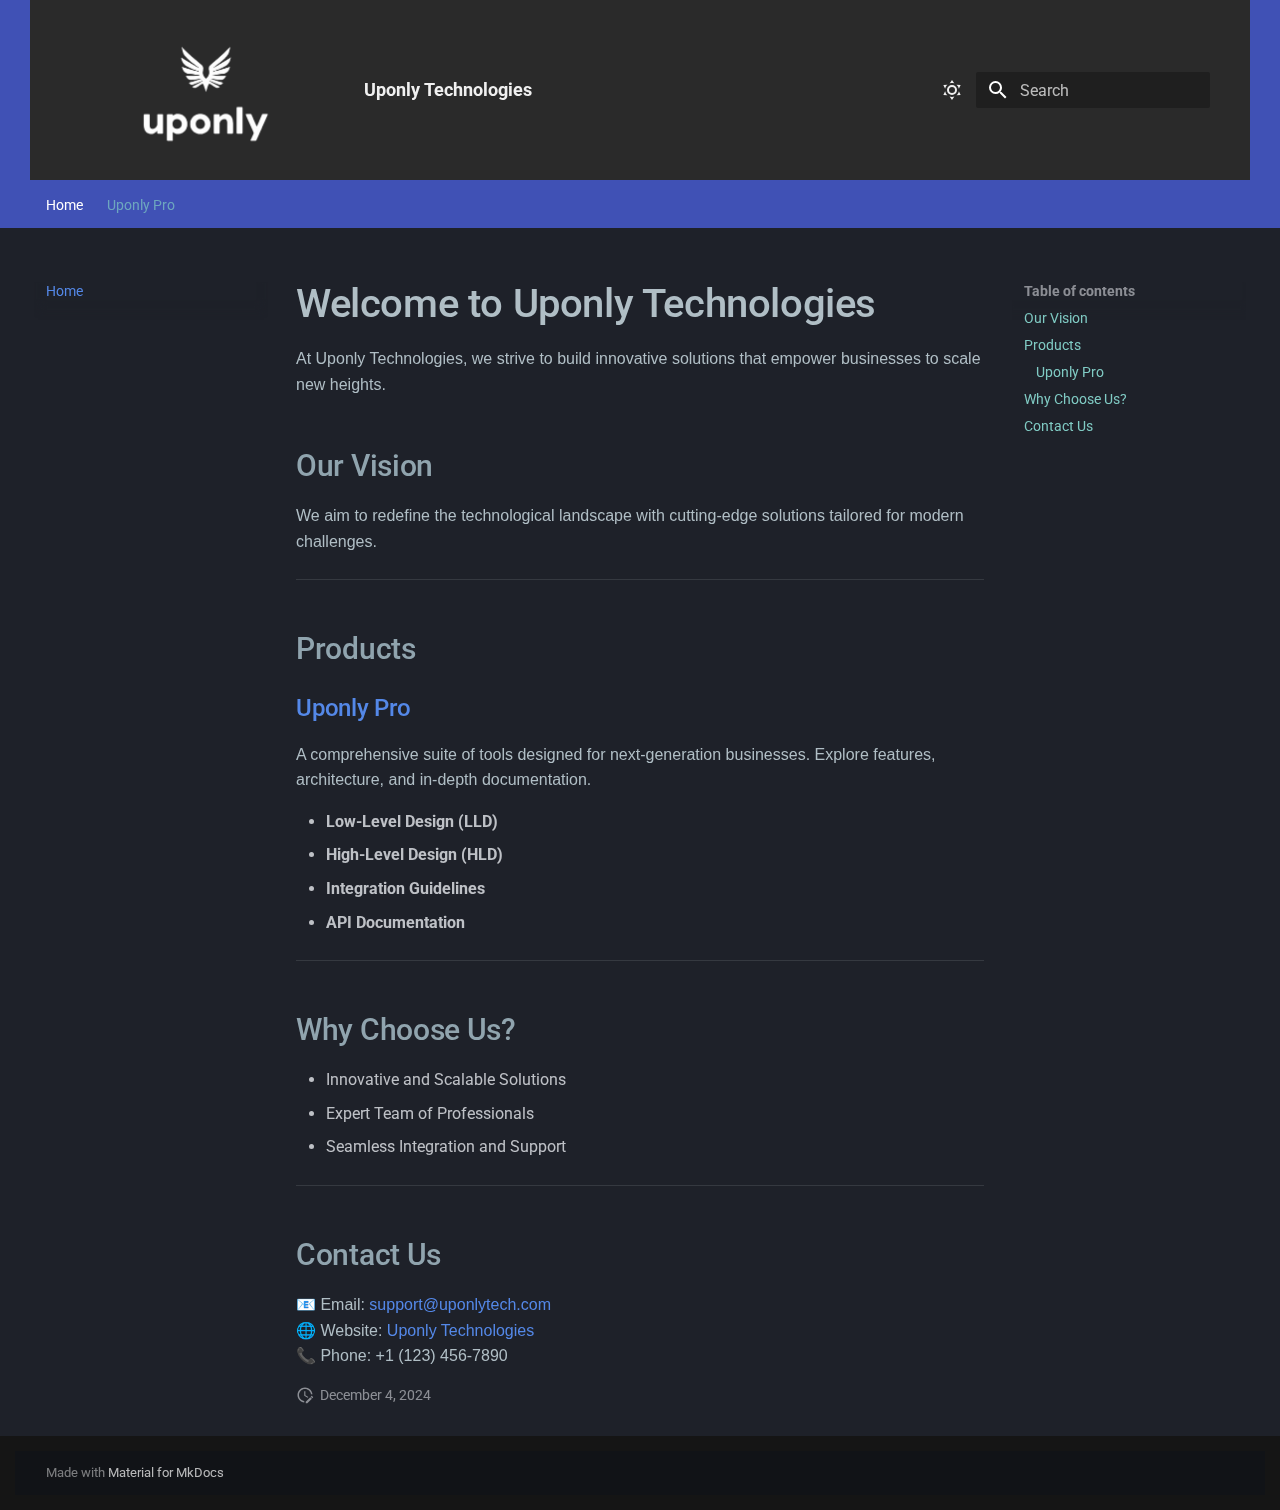
<file: index.html>
<!doctype html>
<html lang="en" class="no-js">
  <head>
    
      <meta charset="utf-8">
      <meta name="viewport" content="width=device-width,initial-scale=1">
      
      
      
        <link rel="canonical" href="https://uponly-technologies.github.io/uponly-documentation/">
      
      
      
        <link rel="next" href="uponly-pro/">
      
      
      <link rel="icon" href="assets/images/favicon.ico">
      <meta name="generator" content="mkdocs-1.6.1, mkdocs-material-9.5.47">
    
    
      
        <title>Uponly Technologies</title>
      
    
    
      <link rel="stylesheet" href="assets/stylesheets/main.6f8fc17f.min.css">
      
        
        <link rel="stylesheet" href="assets/stylesheets/palette.06af60db.min.css">
      
      


    
    
      
    
    
      
        
        
        <link rel="preconnect" href="https://fonts.gstatic.com" crossorigin>
        <link rel="stylesheet" href="https://fonts.googleapis.com/css?family=Roboto:300,300i,400,400i,700,700i%7CRoboto+Mono:400,400i,700,700i&display=fallback">
        <style>:root{--md-text-font:"Roboto";--md-code-font:"Roboto Mono"}</style>
      
    
    
      <link rel="stylesheet" href="assets/styles/style.css">
    
    <script>__md_scope=new URL(".",location),__md_hash=e=>[...e].reduce(((e,_)=>(e<<5)-e+_.charCodeAt(0)),0),__md_get=(e,_=localStorage,t=__md_scope)=>JSON.parse(_.getItem(t.pathname+"."+e)),__md_set=(e,_,t=localStorage,a=__md_scope)=>{try{t.setItem(a.pathname+"."+e,JSON.stringify(_))}catch(e){}}</script>
    
      

    
    
    
  </head>
  
  
    
    
      
    
    
    
    
    <body dir="ltr" data-md-color-scheme="slate" data-md-color-primary="indigo" data-md-color-accent="cyan">
  
    
    <input class="md-toggle" data-md-toggle="drawer" type="checkbox" id="__drawer" autocomplete="off">
    <input class="md-toggle" data-md-toggle="search" type="checkbox" id="__search" autocomplete="off">
    <label class="md-overlay" for="__drawer"></label>
    <div data-md-component="skip">
      
        
        <a href="#welcome-to-uponly-technologies" class="md-skip">
          Skip to content
        </a>
      
    </div>
    <div data-md-component="announce">
      
    </div>
    
    
      

<header class="md-header" data-md-component="header">
  <nav class="md-header__inner md-grid" aria-label="Header">
    <a href="." title="Uponly Technologies" class="md-header__button md-logo" aria-label="Uponly Technologies" data-md-component="logo">
      
  <img src="assets/images/logo.png" alt="logo">

    </a>
    <label class="md-header__button md-icon" for="__drawer">
      
      <svg xmlns="http://www.w3.org/2000/svg" viewBox="0 0 24 24"><path d="M3 6h18v2H3zm0 5h18v2H3zm0 5h18v2H3z"/></svg>
    </label>
    <div class="md-header__title" data-md-component="header-title">
      <div class="md-header__ellipsis">
        <div class="md-header__topic">
          <span class="md-ellipsis">
            Uponly Technologies
          </span>
        </div>
        <div class="md-header__topic" data-md-component="header-topic">
          <span class="md-ellipsis">
            
              Home
            
          </span>
        </div>
      </div>
    </div>
    
      
        <form class="md-header__option" data-md-component="palette">
  
    
    
    
    <input class="md-option" data-md-color-media="" data-md-color-scheme="slate" data-md-color-primary="indigo" data-md-color-accent="cyan"  aria-label="Switch to light mode"  type="radio" name="__palette" id="__palette_0">
    
      <label class="md-header__button md-icon" title="Switch to light mode" for="__palette_1" hidden>
        <svg xmlns="http://www.w3.org/2000/svg" viewBox="0 0 24 24"><path d="M12 7a5 5 0 0 1 5 5 5 5 0 0 1-5 5 5 5 0 0 1-5-5 5 5 0 0 1 5-5m0 2a3 3 0 0 0-3 3 3 3 0 0 0 3 3 3 3 0 0 0 3-3 3 3 0 0 0-3-3m0-7 2.39 3.42C13.65 5.15 12.84 5 12 5s-1.65.15-2.39.42zM3.34 7l4.16-.35A7.2 7.2 0 0 0 5.94 8.5c-.44.74-.69 1.5-.83 2.29zm.02 10 1.76-3.77a7.131 7.131 0 0 0 2.38 4.14zM20.65 7l-1.77 3.79a7.02 7.02 0 0 0-2.38-4.15zm-.01 10-4.14.36c.59-.51 1.12-1.14 1.54-1.86.42-.73.69-1.5.83-2.29zM12 22l-2.41-3.44c.74.27 1.55.44 2.41.44.82 0 1.63-.17 2.37-.44z"/></svg>
      </label>
    
  
    
    
    
    <input class="md-option" data-md-color-media="" data-md-color-scheme="default" data-md-color-primary="indigo" data-md-color-accent="cyan"  aria-label="Switch to dark mode"  type="radio" name="__palette" id="__palette_1">
    
      <label class="md-header__button md-icon" title="Switch to dark mode" for="__palette_0" hidden>
        <svg xmlns="http://www.w3.org/2000/svg" viewBox="0 0 24 24"><path d="m17.75 4.09-2.53 1.94.91 3.06-2.63-1.81-2.63 1.81.91-3.06-2.53-1.94L12.44 4l1.06-3 1.06 3zm3.5 6.91-1.64 1.25.59 1.98-1.7-1.17-1.7 1.17.59-1.98L15.75 11l2.06-.05L18.5 9l.69 1.95zm-2.28 4.95c.83-.08 1.72 1.1 1.19 1.85-.32.45-.66.87-1.08 1.27C15.17 23 8.84 23 4.94 19.07c-3.91-3.9-3.91-10.24 0-14.14.4-.4.82-.76 1.27-1.08.75-.53 1.93.36 1.85 1.19-.27 2.86.69 5.83 2.89 8.02a9.96 9.96 0 0 0 8.02 2.89m-1.64 2.02a12.08 12.08 0 0 1-7.8-3.47c-2.17-2.19-3.33-5-3.49-7.82-2.81 3.14-2.7 7.96.31 10.98 3.02 3.01 7.84 3.12 10.98.31"/></svg>
      </label>
    
  
</form>
      
    
    
      <script>var palette=__md_get("__palette");if(palette&&palette.color){if("(prefers-color-scheme)"===palette.color.media){var media=matchMedia("(prefers-color-scheme: light)"),input=document.querySelector(media.matches?"[data-md-color-media='(prefers-color-scheme: light)']":"[data-md-color-media='(prefers-color-scheme: dark)']");palette.color.media=input.getAttribute("data-md-color-media"),palette.color.scheme=input.getAttribute("data-md-color-scheme"),palette.color.primary=input.getAttribute("data-md-color-primary"),palette.color.accent=input.getAttribute("data-md-color-accent")}for(var[key,value]of Object.entries(palette.color))document.body.setAttribute("data-md-color-"+key,value)}</script>
    
    
    
      <label class="md-header__button md-icon" for="__search">
        
        <svg xmlns="http://www.w3.org/2000/svg" viewBox="0 0 24 24"><path d="M9.5 3A6.5 6.5 0 0 1 16 9.5c0 1.61-.59 3.09-1.56 4.23l.27.27h.79l5 5-1.5 1.5-5-5v-.79l-.27-.27A6.52 6.52 0 0 1 9.5 16 6.5 6.5 0 0 1 3 9.5 6.5 6.5 0 0 1 9.5 3m0 2C7 5 5 7 5 9.5S7 14 9.5 14 14 12 14 9.5 12 5 9.5 5"/></svg>
      </label>
      <div class="md-search" data-md-component="search" role="dialog">
  <label class="md-search__overlay" for="__search"></label>
  <div class="md-search__inner" role="search">
    <form class="md-search__form" name="search">
      <input type="text" class="md-search__input" name="query" aria-label="Search" placeholder="Search" autocapitalize="off" autocorrect="off" autocomplete="off" spellcheck="false" data-md-component="search-query" required>
      <label class="md-search__icon md-icon" for="__search">
        
        <svg xmlns="http://www.w3.org/2000/svg" viewBox="0 0 24 24"><path d="M9.5 3A6.5 6.5 0 0 1 16 9.5c0 1.61-.59 3.09-1.56 4.23l.27.27h.79l5 5-1.5 1.5-5-5v-.79l-.27-.27A6.52 6.52 0 0 1 9.5 16 6.5 6.5 0 0 1 3 9.5 6.5 6.5 0 0 1 9.5 3m0 2C7 5 5 7 5 9.5S7 14 9.5 14 14 12 14 9.5 12 5 9.5 5"/></svg>
        
        <svg xmlns="http://www.w3.org/2000/svg" viewBox="0 0 24 24"><path d="M20 11v2H8l5.5 5.5-1.42 1.42L4.16 12l7.92-7.92L13.5 5.5 8 11z"/></svg>
      </label>
      <nav class="md-search__options" aria-label="Search">
        
        <button type="reset" class="md-search__icon md-icon" title="Clear" aria-label="Clear" tabindex="-1">
          
          <svg xmlns="http://www.w3.org/2000/svg" viewBox="0 0 24 24"><path d="M19 6.41 17.59 5 12 10.59 6.41 5 5 6.41 10.59 12 5 17.59 6.41 19 12 13.41 17.59 19 19 17.59 13.41 12z"/></svg>
        </button>
      </nav>
      
        <div class="md-search__suggest" data-md-component="search-suggest"></div>
      
    </form>
    <div class="md-search__output">
      <div class="md-search__scrollwrap" tabindex="0" data-md-scrollfix>
        <div class="md-search-result" data-md-component="search-result">
          <div class="md-search-result__meta">
            Initializing search
          </div>
          <ol class="md-search-result__list" role="presentation"></ol>
        </div>
      </div>
    </div>
  </div>
</div>
    
    
  </nav>
  
</header>
    
    <div class="md-container" data-md-component="container">
      
      
        
          
            
<nav class="md-tabs" aria-label="Tabs" data-md-component="tabs">
  <div class="md-grid">
    <ul class="md-tabs__list">
      
        
  
  
    
  
  
    <li class="md-tabs__item md-tabs__item--active">
      <a href="." class="md-tabs__link">
        
  
    
  
  Home

      </a>
    </li>
  

      
        
  
  
  
    
    
      <li class="md-tabs__item">
        <a href="uponly-pro/" class="md-tabs__link">
          
  
  Uponly Pro

        </a>
      </li>
    
  

      
    </ul>
  </div>
</nav>
          
        
      
      <main class="md-main" data-md-component="main">
        <div class="md-main__inner md-grid">
          
            
              
              <div class="md-sidebar md-sidebar--primary" data-md-component="sidebar" data-md-type="navigation" >
                <div class="md-sidebar__scrollwrap">
                  <div class="md-sidebar__inner">
                    


  


<nav class="md-nav md-nav--primary md-nav--lifted" aria-label="Navigation" data-md-level="0">
  <label class="md-nav__title" for="__drawer">
    <a href="." title="Uponly Technologies" class="md-nav__button md-logo" aria-label="Uponly Technologies" data-md-component="logo">
      
  <img src="assets/images/logo.png" alt="logo">

    </a>
    Uponly Technologies
  </label>
  
  <ul class="md-nav__list" data-md-scrollfix>
    
      
      
  
  
    
  
  
  
    <li class="md-nav__item md-nav__item--active">
      
      <input class="md-nav__toggle md-toggle" type="checkbox" id="__toc">
      
      
        
      
      
        <label class="md-nav__link md-nav__link--active" for="__toc">
          
  
  <span class="md-ellipsis">
    Home
  </span>
  

          <span class="md-nav__icon md-icon"></span>
        </label>
      
      <a href="." class="md-nav__link md-nav__link--active">
        
  
  <span class="md-ellipsis">
    Home
  </span>
  

      </a>
      
        

<nav class="md-nav md-nav--secondary" aria-label="Table of contents">
  
  
  
    
  
  
    <label class="md-nav__title" for="__toc">
      <span class="md-nav__icon md-icon"></span>
      Table of contents
    </label>
    <ul class="md-nav__list" data-md-component="toc" data-md-scrollfix>
      
        <li class="md-nav__item">
  <a href="#our-vision" class="md-nav__link">
    <span class="md-ellipsis">
      Our Vision
    </span>
  </a>
  
</li>
      
        <li class="md-nav__item">
  <a href="#products" class="md-nav__link">
    <span class="md-ellipsis">
      Products
    </span>
  </a>
  
    <nav class="md-nav" aria-label="Products">
      <ul class="md-nav__list">
        
          <li class="md-nav__item">
  <a href="#uponly-pro" class="md-nav__link">
    <span class="md-ellipsis">
      Uponly Pro
    </span>
  </a>
  
</li>
        
      </ul>
    </nav>
  
</li>
      
        <li class="md-nav__item">
  <a href="#why-choose-us" class="md-nav__link">
    <span class="md-ellipsis">
      Why Choose Us?
    </span>
  </a>
  
</li>
      
        <li class="md-nav__item">
  <a href="#contact-us" class="md-nav__link">
    <span class="md-ellipsis">
      Contact Us
    </span>
  </a>
  
</li>
      
    </ul>
  
</nav>
      
    </li>
  

    
      
      
  
  
  
  
    
    
    
      
      
    
    
    <li class="md-nav__item md-nav__item--nested">
      
        
        
          
        
        <input class="md-nav__toggle md-toggle md-toggle--indeterminate" type="checkbox" id="__nav_2" >
        
          
          <label class="md-nav__link" for="__nav_2" id="__nav_2_label" tabindex="0">
            
  
  <span class="md-ellipsis">
    Uponly Pro
  </span>
  

            <span class="md-nav__icon md-icon"></span>
          </label>
        
        <nav class="md-nav" data-md-level="1" aria-labelledby="__nav_2_label" aria-expanded="false">
          <label class="md-nav__title" for="__nav_2">
            <span class="md-nav__icon md-icon"></span>
            Uponly Pro
          </label>
          <ul class="md-nav__list" data-md-scrollfix>
            
              
                
  
  
  
  
    <li class="md-nav__item">
      <a href="uponly-pro/" class="md-nav__link">
        
  
  <span class="md-ellipsis">
    Overview
  </span>
  

      </a>
    </li>
  

              
            
              
                
  
  
  
  
    <li class="md-nav__item">
      <a href="uponly-pro/hld.md" class="md-nav__link">
        
  
  <span class="md-ellipsis">
    High-Level Design
  </span>
  

      </a>
    </li>
  

              
            
              
                
  
  
  
  
    <li class="md-nav__item">
      <a href="uponly-pro/lld.md" class="md-nav__link">
        
  
  <span class="md-ellipsis">
    Low-Level Design
  </span>
  

      </a>
    </li>
  

              
            
              
                
  
  
  
  
    <li class="md-nav__item">
      <a href="uponly-pro/api.md" class="md-nav__link">
        
  
  <span class="md-ellipsis">
    API Documentation
  </span>
  

      </a>
    </li>
  

              
            
              
                
  
  
  
  
    <li class="md-nav__item">
      <a href="uponly-pro/integration.md" class="md-nav__link">
        
  
  <span class="md-ellipsis">
    Integration Guidelines
  </span>
  

      </a>
    </li>
  

              
            
          </ul>
        </nav>
      
    </li>
  

    
  </ul>
</nav>
                  </div>
                </div>
              </div>
            
            
              
              <div class="md-sidebar md-sidebar--secondary" data-md-component="sidebar" data-md-type="toc" >
                <div class="md-sidebar__scrollwrap">
                  <div class="md-sidebar__inner">
                    

<nav class="md-nav md-nav--secondary" aria-label="Table of contents">
  
  
  
    
  
  
    <label class="md-nav__title" for="__toc">
      <span class="md-nav__icon md-icon"></span>
      Table of contents
    </label>
    <ul class="md-nav__list" data-md-component="toc" data-md-scrollfix>
      
        <li class="md-nav__item">
  <a href="#our-vision" class="md-nav__link">
    <span class="md-ellipsis">
      Our Vision
    </span>
  </a>
  
</li>
      
        <li class="md-nav__item">
  <a href="#products" class="md-nav__link">
    <span class="md-ellipsis">
      Products
    </span>
  </a>
  
    <nav class="md-nav" aria-label="Products">
      <ul class="md-nav__list">
        
          <li class="md-nav__item">
  <a href="#uponly-pro" class="md-nav__link">
    <span class="md-ellipsis">
      Uponly Pro
    </span>
  </a>
  
</li>
        
      </ul>
    </nav>
  
</li>
      
        <li class="md-nav__item">
  <a href="#why-choose-us" class="md-nav__link">
    <span class="md-ellipsis">
      Why Choose Us?
    </span>
  </a>
  
</li>
      
        <li class="md-nav__item">
  <a href="#contact-us" class="md-nav__link">
    <span class="md-ellipsis">
      Contact Us
    </span>
  </a>
  
</li>
      
    </ul>
  
</nav>
                  </div>
                </div>
              </div>
            
          
          
            <div class="md-content" data-md-component="content">
              <article class="md-content__inner md-typeset">
                
                  


<h1 id="welcome-to-uponly-technologies">Welcome to Uponly Technologies</h1>
<p>At Uponly Technologies, we strive to build innovative solutions that empower businesses to scale new heights.</p>
<h2 id="our-vision">Our Vision</h2>
<p>We aim to redefine the technological landscape with cutting-edge solutions tailored for modern challenges.</p>
<hr />
<h2 id="products">Products</h2>
<h3 id="uponly-pro"><a href="uponly-pro/">Uponly Pro</a></h3>
<p>A comprehensive suite of tools designed for next-generation businesses. Explore features, architecture, and in-depth documentation.</p>
<ul>
<li><strong>Low-Level Design (LLD)</strong>  </li>
<li><strong>High-Level Design (HLD)</strong>  </li>
<li><strong>Integration Guidelines</strong>  </li>
<li><strong>API Documentation</strong></li>
</ul>
<hr />
<h2 id="why-choose-us">Why Choose Us?</h2>
<ul>
<li>Innovative and Scalable Solutions</li>
<li>Expert Team of Professionals</li>
<li>Seamless Integration and Support</li>
</ul>
<hr />
<h2 id="contact-us">Contact Us</h2>
<p>📧 Email: <a href="mailto:support@uponlytech.com">support@uponlytech.com</a><br />
🌐 Website: <a href="https://uponlytech.com">Uponly Technologies</a><br />
📞 Phone: +1 (123) 456-7890</p>







  
    
  
  


  <aside class="md-source-file">
    
      
  <span class="md-source-file__fact">
    <span class="md-icon" title="Last update">
      <svg xmlns="http://www.w3.org/2000/svg" viewBox="0 0 24 24"><path d="M21 13.1c-.1 0-.3.1-.4.2l-1 1 2.1 2.1 1-1c.2-.2.2-.6 0-.8l-1.3-1.3c-.1-.1-.2-.2-.4-.2m-1.9 1.8-6.1 6V23h2.1l6.1-6.1zM12.5 7v5.2l4 2.4-1 1L11 13V7zM11 21.9c-5.1-.5-9-4.8-9-9.9C2 6.5 6.5 2 12 2c5.3 0 9.6 4.1 10 9.3-.3-.1-.6-.2-1-.2s-.7.1-1 .2C19.6 7.2 16.2 4 12 4c-4.4 0-8 3.6-8 8 0 4.1 3.1 7.5 7.1 7.9l-.1.2z"/></svg>
    </span>
    <span class="git-revision-date-localized-plugin git-revision-date-localized-plugin-date">December 4, 2024</span>
  </span>

    
    
    
    
  </aside>





                
              </article>
            </div>
          
          
<script>var target=document.getElementById(location.hash.slice(1));target&&target.name&&(target.checked=target.name.startsWith("__tabbed_"))</script>
        </div>
        
          <button type="button" class="md-top md-icon" data-md-component="top" hidden>
  
  <svg xmlns="http://www.w3.org/2000/svg" viewBox="0 0 24 24"><path d="M13 20h-2V8l-5.5 5.5-1.42-1.42L12 4.16l7.92 7.92-1.42 1.42L13 8z"/></svg>
  Back to top
</button>
        
      </main>
      
        <footer class="md-footer">
  
  <div class="md-footer-meta md-typeset">
    <div class="md-footer-meta__inner md-grid">
      <div class="md-copyright">
  
  
    Made with
    <a href="https://squidfunk.github.io/mkdocs-material/" target="_blank" rel="noopener">
      Material for MkDocs
    </a>
  
</div>
      
    </div>
  </div>
</footer>
      
    </div>
    <div class="md-dialog" data-md-component="dialog">
      <div class="md-dialog__inner md-typeset"></div>
    </div>
    
    
    <script id="__config" type="application/json">{"base": ".", "features": ["navigation.top", "navigation.tabs", "navigation.expand", "search.suggest"], "search": "assets/javascripts/workers/search.6ce7567c.min.js", "translations": {"clipboard.copied": "Copied to clipboard", "clipboard.copy": "Copy to clipboard", "search.result.more.one": "1 more on this page", "search.result.more.other": "# more on this page", "search.result.none": "No matching documents", "search.result.one": "1 matching document", "search.result.other": "# matching documents", "search.result.placeholder": "Type to start searching", "search.result.term.missing": "Missing", "select.version": "Select version"}}</script>
    
    
      <script src="assets/javascripts/bundle.83f73b43.min.js"></script>
      
        <script src="assets/scripts/main.js"></script>
      
    
  </body>
</html>
</file>
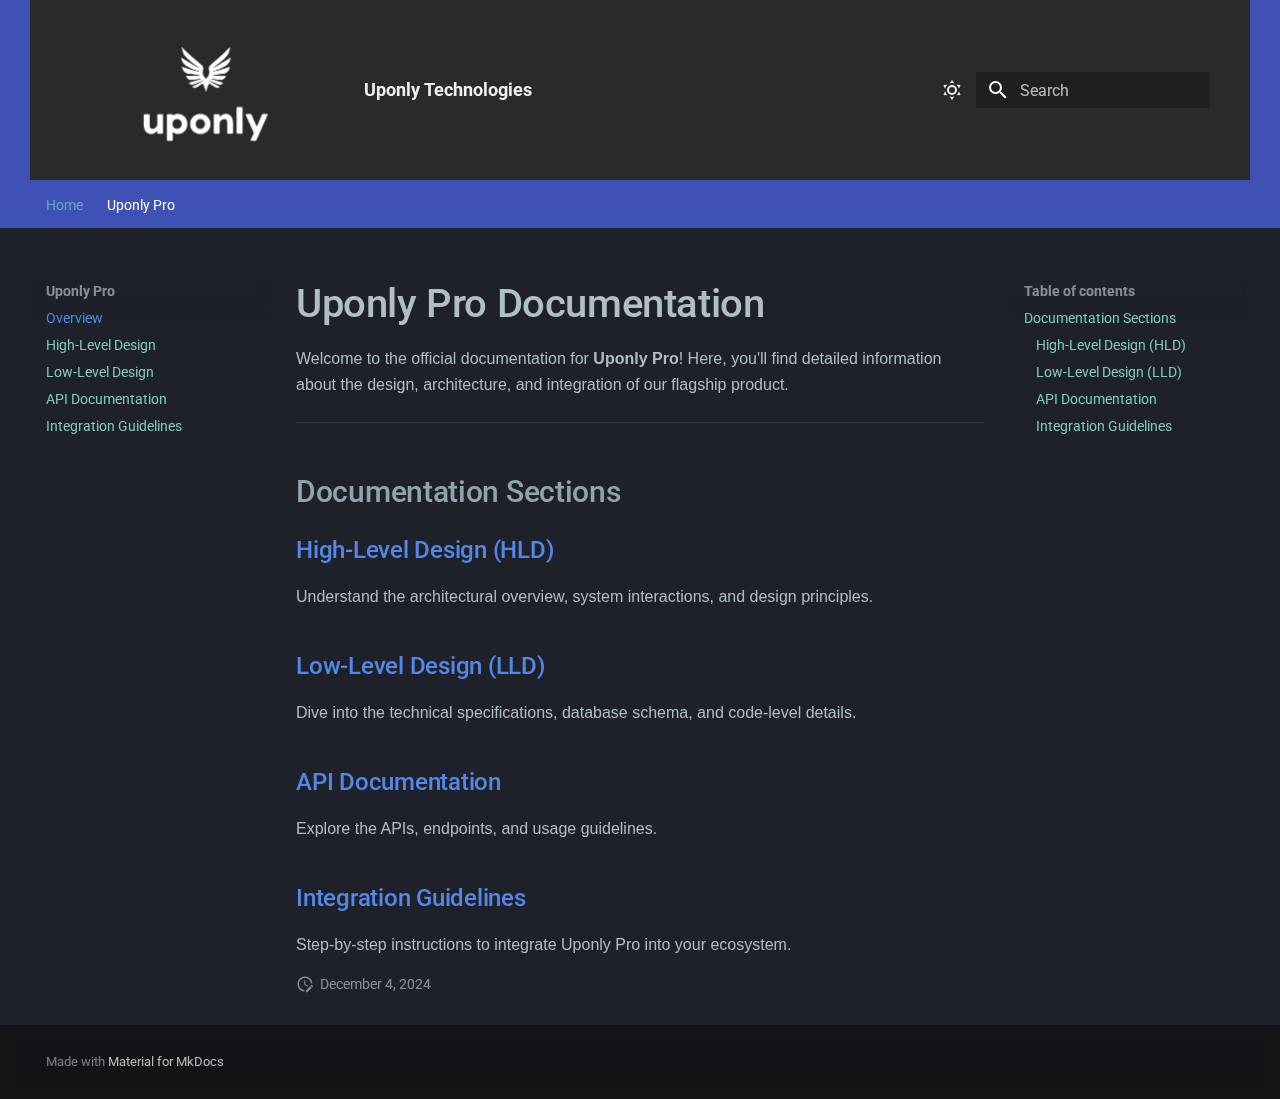
<file: site/uponly-pro/index.html>
<!doctype html>
<html lang="en" class="no-js">
  <head>
    
      <meta charset="utf-8">
      <meta name="viewport" content="width=device-width,initial-scale=1">
      
      
      
        <link rel="canonical" href="https://uponly-technologies.github.io/uponly-documentation/uponly-pro/">
      
      
        <link rel="prev" href="..">
      
      
      
      <link rel="icon" href="../assets/images/favicon.ico">
      <meta name="generator" content="mkdocs-1.6.1, mkdocs-material-9.5.47">
    
    
      
        <title>Overview - Uponly Technologies</title>
      
    
    
      <link rel="stylesheet" href="../assets/stylesheets/main.6f8fc17f.min.css">
      
        
        <link rel="stylesheet" href="../assets/stylesheets/palette.06af60db.min.css">
      
      


    
    
      
    
    
      
        
        
        <link rel="preconnect" href="https://fonts.gstatic.com" crossorigin>
        <link rel="stylesheet" href="https://fonts.googleapis.com/css?family=Roboto:300,300i,400,400i,700,700i%7CRoboto+Mono:400,400i,700,700i&display=fallback">
        <style>:root{--md-text-font:"Roboto";--md-code-font:"Roboto Mono"}</style>
      
    
    
      <link rel="stylesheet" href="../assets/styles/style.css">
    
    <script>__md_scope=new URL("..",location),__md_hash=e=>[...e].reduce(((e,_)=>(e<<5)-e+_.charCodeAt(0)),0),__md_get=(e,_=localStorage,t=__md_scope)=>JSON.parse(_.getItem(t.pathname+"."+e)),__md_set=(e,_,t=localStorage,a=__md_scope)=>{try{t.setItem(a.pathname+"."+e,JSON.stringify(_))}catch(e){}}</script>
    
      

    
    
    
  </head>
  
  
    
    
      
    
    
    
    
    <body dir="ltr" data-md-color-scheme="slate" data-md-color-primary="indigo" data-md-color-accent="cyan">
  
    
    <input class="md-toggle" data-md-toggle="drawer" type="checkbox" id="__drawer" autocomplete="off">
    <input class="md-toggle" data-md-toggle="search" type="checkbox" id="__search" autocomplete="off">
    <label class="md-overlay" for="__drawer"></label>
    <div data-md-component="skip">
      
        
        <a href="#uponly-pro-documentation" class="md-skip">
          Skip to content
        </a>
      
    </div>
    <div data-md-component="announce">
      
    </div>
    
    
      

<header class="md-header" data-md-component="header">
  <nav class="md-header__inner md-grid" aria-label="Header">
    <a href=".." title="Uponly Technologies" class="md-header__button md-logo" aria-label="Uponly Technologies" data-md-component="logo">
      
  <img src="../assets/images/logo.png" alt="logo">

    </a>
    <label class="md-header__button md-icon" for="__drawer">
      
      <svg xmlns="http://www.w3.org/2000/svg" viewBox="0 0 24 24"><path d="M3 6h18v2H3zm0 5h18v2H3zm0 5h18v2H3z"/></svg>
    </label>
    <div class="md-header__title" data-md-component="header-title">
      <div class="md-header__ellipsis">
        <div class="md-header__topic">
          <span class="md-ellipsis">
            Uponly Technologies
          </span>
        </div>
        <div class="md-header__topic" data-md-component="header-topic">
          <span class="md-ellipsis">
            
              Overview
            
          </span>
        </div>
      </div>
    </div>
    
      
        <form class="md-header__option" data-md-component="palette">
  
    
    
    
    <input class="md-option" data-md-color-media="" data-md-color-scheme="slate" data-md-color-primary="indigo" data-md-color-accent="cyan"  aria-label="Switch to light mode"  type="radio" name="__palette" id="__palette_0">
    
      <label class="md-header__button md-icon" title="Switch to light mode" for="__palette_1" hidden>
        <svg xmlns="http://www.w3.org/2000/svg" viewBox="0 0 24 24"><path d="M12 7a5 5 0 0 1 5 5 5 5 0 0 1-5 5 5 5 0 0 1-5-5 5 5 0 0 1 5-5m0 2a3 3 0 0 0-3 3 3 3 0 0 0 3 3 3 3 0 0 0 3-3 3 3 0 0 0-3-3m0-7 2.39 3.42C13.65 5.15 12.84 5 12 5s-1.65.15-2.39.42zM3.34 7l4.16-.35A7.2 7.2 0 0 0 5.94 8.5c-.44.74-.69 1.5-.83 2.29zm.02 10 1.76-3.77a7.131 7.131 0 0 0 2.38 4.14zM20.65 7l-1.77 3.79a7.02 7.02 0 0 0-2.38-4.15zm-.01 10-4.14.36c.59-.51 1.12-1.14 1.54-1.86.42-.73.69-1.5.83-2.29zM12 22l-2.41-3.44c.74.27 1.55.44 2.41.44.82 0 1.63-.17 2.37-.44z"/></svg>
      </label>
    
  
    
    
    
    <input class="md-option" data-md-color-media="" data-md-color-scheme="default" data-md-color-primary="indigo" data-md-color-accent="cyan"  aria-label="Switch to dark mode"  type="radio" name="__palette" id="__palette_1">
    
      <label class="md-header__button md-icon" title="Switch to dark mode" for="__palette_0" hidden>
        <svg xmlns="http://www.w3.org/2000/svg" viewBox="0 0 24 24"><path d="m17.75 4.09-2.53 1.94.91 3.06-2.63-1.81-2.63 1.81.91-3.06-2.53-1.94L12.44 4l1.06-3 1.06 3zm3.5 6.91-1.64 1.25.59 1.98-1.7-1.17-1.7 1.17.59-1.98L15.75 11l2.06-.05L18.5 9l.69 1.95zm-2.28 4.95c.83-.08 1.72 1.1 1.19 1.85-.32.45-.66.87-1.08 1.27C15.17 23 8.84 23 4.94 19.07c-3.91-3.9-3.91-10.24 0-14.14.4-.4.82-.76 1.27-1.08.75-.53 1.93.36 1.85 1.19-.27 2.86.69 5.83 2.89 8.02a9.96 9.96 0 0 0 8.02 2.89m-1.64 2.02a12.08 12.08 0 0 1-7.8-3.47c-2.17-2.19-3.33-5-3.49-7.82-2.81 3.14-2.7 7.96.31 10.98 3.02 3.01 7.84 3.12 10.98.31"/></svg>
      </label>
    
  
</form>
      
    
    
      <script>var palette=__md_get("__palette");if(palette&&palette.color){if("(prefers-color-scheme)"===palette.color.media){var media=matchMedia("(prefers-color-scheme: light)"),input=document.querySelector(media.matches?"[data-md-color-media='(prefers-color-scheme: light)']":"[data-md-color-media='(prefers-color-scheme: dark)']");palette.color.media=input.getAttribute("data-md-color-media"),palette.color.scheme=input.getAttribute("data-md-color-scheme"),palette.color.primary=input.getAttribute("data-md-color-primary"),palette.color.accent=input.getAttribute("data-md-color-accent")}for(var[key,value]of Object.entries(palette.color))document.body.setAttribute("data-md-color-"+key,value)}</script>
    
    
    
      <label class="md-header__button md-icon" for="__search">
        
        <svg xmlns="http://www.w3.org/2000/svg" viewBox="0 0 24 24"><path d="M9.5 3A6.5 6.5 0 0 1 16 9.5c0 1.61-.59 3.09-1.56 4.23l.27.27h.79l5 5-1.5 1.5-5-5v-.79l-.27-.27A6.52 6.52 0 0 1 9.5 16 6.5 6.5 0 0 1 3 9.5 6.5 6.5 0 0 1 9.5 3m0 2C7 5 5 7 5 9.5S7 14 9.5 14 14 12 14 9.5 12 5 9.5 5"/></svg>
      </label>
      <div class="md-search" data-md-component="search" role="dialog">
  <label class="md-search__overlay" for="__search"></label>
  <div class="md-search__inner" role="search">
    <form class="md-search__form" name="search">
      <input type="text" class="md-search__input" name="query" aria-label="Search" placeholder="Search" autocapitalize="off" autocorrect="off" autocomplete="off" spellcheck="false" data-md-component="search-query" required>
      <label class="md-search__icon md-icon" for="__search">
        
        <svg xmlns="http://www.w3.org/2000/svg" viewBox="0 0 24 24"><path d="M9.5 3A6.5 6.5 0 0 1 16 9.5c0 1.61-.59 3.09-1.56 4.23l.27.27h.79l5 5-1.5 1.5-5-5v-.79l-.27-.27A6.52 6.52 0 0 1 9.5 16 6.5 6.5 0 0 1 3 9.5 6.5 6.5 0 0 1 9.5 3m0 2C7 5 5 7 5 9.5S7 14 9.5 14 14 12 14 9.5 12 5 9.5 5"/></svg>
        
        <svg xmlns="http://www.w3.org/2000/svg" viewBox="0 0 24 24"><path d="M20 11v2H8l5.5 5.5-1.42 1.42L4.16 12l7.92-7.92L13.5 5.5 8 11z"/></svg>
      </label>
      <nav class="md-search__options" aria-label="Search">
        
        <button type="reset" class="md-search__icon md-icon" title="Clear" aria-label="Clear" tabindex="-1">
          
          <svg xmlns="http://www.w3.org/2000/svg" viewBox="0 0 24 24"><path d="M19 6.41 17.59 5 12 10.59 6.41 5 5 6.41 10.59 12 5 17.59 6.41 19 12 13.41 17.59 19 19 17.59 13.41 12z"/></svg>
        </button>
      </nav>
      
        <div class="md-search__suggest" data-md-component="search-suggest"></div>
      
    </form>
    <div class="md-search__output">
      <div class="md-search__scrollwrap" tabindex="0" data-md-scrollfix>
        <div class="md-search-result" data-md-component="search-result">
          <div class="md-search-result__meta">
            Initializing search
          </div>
          <ol class="md-search-result__list" role="presentation"></ol>
        </div>
      </div>
    </div>
  </div>
</div>
    
    
  </nav>
  
</header>
    
    <div class="md-container" data-md-component="container">
      
      
        
          
            
<nav class="md-tabs" aria-label="Tabs" data-md-component="tabs">
  <div class="md-grid">
    <ul class="md-tabs__list">
      
        
  
  
  
    <li class="md-tabs__item">
      <a href=".." class="md-tabs__link">
        
  
    
  
  Home

      </a>
    </li>
  

      
        
  
  
    
  
  
    
    
      <li class="md-tabs__item md-tabs__item--active">
        <a href="./" class="md-tabs__link">
          
  
  Uponly Pro

        </a>
      </li>
    
  

      
    </ul>
  </div>
</nav>
          
        
      
      <main class="md-main" data-md-component="main">
        <div class="md-main__inner md-grid">
          
            
              
              <div class="md-sidebar md-sidebar--primary" data-md-component="sidebar" data-md-type="navigation" >
                <div class="md-sidebar__scrollwrap">
                  <div class="md-sidebar__inner">
                    


  


<nav class="md-nav md-nav--primary md-nav--lifted" aria-label="Navigation" data-md-level="0">
  <label class="md-nav__title" for="__drawer">
    <a href=".." title="Uponly Technologies" class="md-nav__button md-logo" aria-label="Uponly Technologies" data-md-component="logo">
      
  <img src="../assets/images/logo.png" alt="logo">

    </a>
    Uponly Technologies
  </label>
  
  <ul class="md-nav__list" data-md-scrollfix>
    
      
      
  
  
  
  
    <li class="md-nav__item">
      <a href=".." class="md-nav__link">
        
  
  <span class="md-ellipsis">
    Home
  </span>
  

      </a>
    </li>
  

    
      
      
  
  
    
  
  
  
    
    
    
      
        
        
      
      
    
    
    <li class="md-nav__item md-nav__item--active md-nav__item--section md-nav__item--nested">
      
        
        
        <input class="md-nav__toggle md-toggle " type="checkbox" id="__nav_2" checked>
        
          
          <label class="md-nav__link" for="__nav_2" id="__nav_2_label" tabindex="">
            
  
  <span class="md-ellipsis">
    Uponly Pro
  </span>
  

            <span class="md-nav__icon md-icon"></span>
          </label>
        
        <nav class="md-nav" data-md-level="1" aria-labelledby="__nav_2_label" aria-expanded="true">
          <label class="md-nav__title" for="__nav_2">
            <span class="md-nav__icon md-icon"></span>
            Uponly Pro
          </label>
          <ul class="md-nav__list" data-md-scrollfix>
            
              
                
  
  
    
  
  
  
    <li class="md-nav__item md-nav__item--active">
      
      <input class="md-nav__toggle md-toggle" type="checkbox" id="__toc">
      
      
        
      
      
        <label class="md-nav__link md-nav__link--active" for="__toc">
          
  
  <span class="md-ellipsis">
    Overview
  </span>
  

          <span class="md-nav__icon md-icon"></span>
        </label>
      
      <a href="./" class="md-nav__link md-nav__link--active">
        
  
  <span class="md-ellipsis">
    Overview
  </span>
  

      </a>
      
        

<nav class="md-nav md-nav--secondary" aria-label="Table of contents">
  
  
  
    
  
  
    <label class="md-nav__title" for="__toc">
      <span class="md-nav__icon md-icon"></span>
      Table of contents
    </label>
    <ul class="md-nav__list" data-md-component="toc" data-md-scrollfix>
      
        <li class="md-nav__item">
  <a href="#documentation-sections" class="md-nav__link">
    <span class="md-ellipsis">
      Documentation Sections
    </span>
  </a>
  
    <nav class="md-nav" aria-label="Documentation Sections">
      <ul class="md-nav__list">
        
          <li class="md-nav__item">
  <a href="#high-level-design-hld" class="md-nav__link">
    <span class="md-ellipsis">
      High-Level Design (HLD)
    </span>
  </a>
  
</li>
        
          <li class="md-nav__item">
  <a href="#low-level-design-lld" class="md-nav__link">
    <span class="md-ellipsis">
      Low-Level Design (LLD)
    </span>
  </a>
  
</li>
        
          <li class="md-nav__item">
  <a href="#api-documentation" class="md-nav__link">
    <span class="md-ellipsis">
      API Documentation
    </span>
  </a>
  
</li>
        
          <li class="md-nav__item">
  <a href="#integration-guidelines" class="md-nav__link">
    <span class="md-ellipsis">
      Integration Guidelines
    </span>
  </a>
  
</li>
        
      </ul>
    </nav>
  
</li>
      
    </ul>
  
</nav>
      
    </li>
  

              
            
              
                
  
  
  
  
    <li class="md-nav__item">
      <a href="hld.md" class="md-nav__link">
        
  
  <span class="md-ellipsis">
    High-Level Design
  </span>
  

      </a>
    </li>
  

              
            
              
                
  
  
  
  
    <li class="md-nav__item">
      <a href="lld.md" class="md-nav__link">
        
  
  <span class="md-ellipsis">
    Low-Level Design
  </span>
  

      </a>
    </li>
  

              
            
              
                
  
  
  
  
    <li class="md-nav__item">
      <a href="api.md" class="md-nav__link">
        
  
  <span class="md-ellipsis">
    API Documentation
  </span>
  

      </a>
    </li>
  

              
            
              
                
  
  
  
  
    <li class="md-nav__item">
      <a href="integration.md" class="md-nav__link">
        
  
  <span class="md-ellipsis">
    Integration Guidelines
  </span>
  

      </a>
    </li>
  

              
            
          </ul>
        </nav>
      
    </li>
  

    
  </ul>
</nav>
                  </div>
                </div>
              </div>
            
            
              
              <div class="md-sidebar md-sidebar--secondary" data-md-component="sidebar" data-md-type="toc" >
                <div class="md-sidebar__scrollwrap">
                  <div class="md-sidebar__inner">
                    

<nav class="md-nav md-nav--secondary" aria-label="Table of contents">
  
  
  
    
  
  
    <label class="md-nav__title" for="__toc">
      <span class="md-nav__icon md-icon"></span>
      Table of contents
    </label>
    <ul class="md-nav__list" data-md-component="toc" data-md-scrollfix>
      
        <li class="md-nav__item">
  <a href="#documentation-sections" class="md-nav__link">
    <span class="md-ellipsis">
      Documentation Sections
    </span>
  </a>
  
    <nav class="md-nav" aria-label="Documentation Sections">
      <ul class="md-nav__list">
        
          <li class="md-nav__item">
  <a href="#high-level-design-hld" class="md-nav__link">
    <span class="md-ellipsis">
      High-Level Design (HLD)
    </span>
  </a>
  
</li>
        
          <li class="md-nav__item">
  <a href="#low-level-design-lld" class="md-nav__link">
    <span class="md-ellipsis">
      Low-Level Design (LLD)
    </span>
  </a>
  
</li>
        
          <li class="md-nav__item">
  <a href="#api-documentation" class="md-nav__link">
    <span class="md-ellipsis">
      API Documentation
    </span>
  </a>
  
</li>
        
          <li class="md-nav__item">
  <a href="#integration-guidelines" class="md-nav__link">
    <span class="md-ellipsis">
      Integration Guidelines
    </span>
  </a>
  
</li>
        
      </ul>
    </nav>
  
</li>
      
    </ul>
  
</nav>
                  </div>
                </div>
              </div>
            
          
          
            <div class="md-content" data-md-component="content">
              <article class="md-content__inner md-typeset">
                
                  


<h1 id="uponly-pro-documentation">Uponly Pro Documentation</h1>
<p>Welcome to the official documentation for <strong>Uponly Pro</strong>! Here, you'll find detailed information about the design, architecture, and integration of our flagship product.</p>
<hr />
<h2 id="documentation-sections">Documentation Sections</h2>
<h3 id="high-level-design-hld"><a href="uponly-pro/hld.md">High-Level Design (HLD)</a></h3>
<p>Understand the architectural overview, system interactions, and design principles.</p>
<h3 id="low-level-design-lld"><a href="uponly-pro/lld.md">Low-Level Design (LLD)</a></h3>
<p>Dive into the technical specifications, database schema, and code-level details.</p>
<h3 id="api-documentation"><a href="uponly-pro/api.md">API Documentation</a></h3>
<p>Explore the APIs, endpoints, and usage guidelines.</p>
<h3 id="integration-guidelines"><a href="uponly-pro/integration.md">Integration Guidelines</a></h3>
<p>Step-by-step instructions to integrate Uponly Pro into your ecosystem.</p>







  
    
  
  


  <aside class="md-source-file">
    
      
  <span class="md-source-file__fact">
    <span class="md-icon" title="Last update">
      <svg xmlns="http://www.w3.org/2000/svg" viewBox="0 0 24 24"><path d="M21 13.1c-.1 0-.3.1-.4.2l-1 1 2.1 2.1 1-1c.2-.2.2-.6 0-.8l-1.3-1.3c-.1-.1-.2-.2-.4-.2m-1.9 1.8-6.1 6V23h2.1l6.1-6.1zM12.5 7v5.2l4 2.4-1 1L11 13V7zM11 21.9c-5.1-.5-9-4.8-9-9.9C2 6.5 6.5 2 12 2c5.3 0 9.6 4.1 10 9.3-.3-.1-.6-.2-1-.2s-.7.1-1 .2C19.6 7.2 16.2 4 12 4c-4.4 0-8 3.6-8 8 0 4.1 3.1 7.5 7.1 7.9l-.1.2z"/></svg>
    </span>
    <span class="git-revision-date-localized-plugin git-revision-date-localized-plugin-date">December 4, 2024</span>
  </span>

    
    
    
    
  </aside>





                
              </article>
            </div>
          
          
<script>var target=document.getElementById(location.hash.slice(1));target&&target.name&&(target.checked=target.name.startsWith("__tabbed_"))</script>
        </div>
        
          <button type="button" class="md-top md-icon" data-md-component="top" hidden>
  
  <svg xmlns="http://www.w3.org/2000/svg" viewBox="0 0 24 24"><path d="M13 20h-2V8l-5.5 5.5-1.42-1.42L12 4.16l7.92 7.92-1.42 1.42L13 8z"/></svg>
  Back to top
</button>
        
      </main>
      
        <footer class="md-footer">
  
  <div class="md-footer-meta md-typeset">
    <div class="md-footer-meta__inner md-grid">
      <div class="md-copyright">
  
  
    Made with
    <a href="https://squidfunk.github.io/mkdocs-material/" target="_blank" rel="noopener">
      Material for MkDocs
    </a>
  
</div>
      
    </div>
  </div>
</footer>
      
    </div>
    <div class="md-dialog" data-md-component="dialog">
      <div class="md-dialog__inner md-typeset"></div>
    </div>
    
    
    <script id="__config" type="application/json">{"base": "..", "features": ["navigation.top", "navigation.tabs", "navigation.expand", "search.suggest"], "search": "../assets/javascripts/workers/search.6ce7567c.min.js", "translations": {"clipboard.copied": "Copied to clipboard", "clipboard.copy": "Copy to clipboard", "search.result.more.one": "1 more on this page", "search.result.more.other": "# more on this page", "search.result.none": "No matching documents", "search.result.one": "1 matching document", "search.result.other": "# matching documents", "search.result.placeholder": "Type to start searching", "search.result.term.missing": "Missing", "select.version": "Select version"}}</script>
    
    
      <script src="../assets/javascripts/bundle.83f73b43.min.js"></script>
      
        <script src="../assets/scripts/main.js"></script>
      
    
  </body>
</html>
</file>
<file: assets/styles/style.css>
/* Header Customization */
.md-header__inner {
    background-color: #2a2a2a;
    /* Dark background */
    color: #f0f0f0;
    /* Light text for the header */
    height: 180px;
    /* Larger header height */
    padding: 40px 40px;
    /* Adjust padding for better spacing */
    position: relative;
}

.md-header-nav__title {
    font-size: 48px;
    /* Adjust title size */
    font-weight: normal;
    /* Subtle font weight */
    text-align: center;
    margin-top: 40px;
    color: #ffffff;
    /* White color for the header title */
}

.md-header .md-logo img {
    width: 250px;
    /* Adjust logo size */
    height: auto;
    /* Maintain aspect ratio */
}

/* Main Content Section - Matte and Clean Headers */
.md-typeset h1 {
    font-size: 40px;
    /* Adjust font size for a clean look */
    font-weight: 500;
    /* Slightly bold for prominence */
    color: #b0bec5;
    /* Muted light grey-blue color */
    text-transform: none;
    /* Keep text natural */
    margin-bottom: 15px;
    /* Space below header */
}

.md-typeset h2 {
    font-size: 30px;
    /* Slightly smaller than h1 */
    font-weight: 500;
    /* Subtle weight for a matte look */
    color: #90a4ae;
    /* Muted grey-blue color */
    text-transform: none;
    /* Natural text styling */
    margin-bottom: 10px;
    /* Space below header */
}

.md-typeset h3 {
    font-size: 24px;
    /* Smaller header */
    font-weight: 500;
    /* Subtle weight */
    color: #607d8b;
    /* Softer blue-grey color */
    text-transform: none;
    /* Clean and natural */
    margin-bottom: 8px;
    /* Space below header */
}

.md-typeset p {
    font-family: 'Helvetica', sans-serif;
    color: #b0bec5;
    /* Muted light grey-blue text for paragraphs */
}

/* Link styles */
a {
    color: #80cbc4;
    /* Soft teal color */
}

.md-typeset a:hover {
    color: #4db6ac;
    /* Slightly darker teal on hover */
}

/* Footer Styling */
.md-footer {
    background-color: #151515;
    color: #aaa;
    text-align: center;
    padding: 15px;
}

/* Dark Mode Customization */
body.dark-mode .md-header__inner {
    background-color: #111;
    /* Darker shade for dark mode */
}

body.dark-mode .md-header-nav__title {
    color: #ffffff;
    /* Light text for dark mode */
}

body.dark-mode .md-typeset h1 {
    color: #b0bec5;
    /* Soft grey-blue for dark mode */
}

body.dark-mode .md-typeset h2 {
    color: #90a4ae;
    /* Muted grey-blue for dark mode */
}

body.dark-mode .md-typeset h3 {
    color: #607d8b;
    /* Soft blue-grey for dark mode */
}

body.dark-mode .md-footer {
    background-color: #111;
    /* Dark footer for dark mode */
    color: #ccc;
    /* Light grey text */
}
</file>
<file: site/assets/styles/style.css>
/* Header Customization */
.md-header__inner {
    background-color: #2a2a2a;
    /* Dark background */
    color: #f0f0f0;
    /* Light text for the header */
    height: 180px;
    /* Larger header height */
    padding: 40px 40px;
    /* Adjust padding for better spacing */
    position: relative;
}

.md-header-nav__title {
    font-size: 48px;
    /* Adjust title size */
    font-weight: normal;
    /* Subtle font weight */
    text-align: center;
    margin-top: 40px;
    color: #ffffff;
    /* White color for the header title */
}

.md-header .md-logo img {
    width: 250px;
    /* Adjust logo size */
    height: auto;
    /* Maintain aspect ratio */
}

/* Main Content Section - Matte and Clean Headers */
.md-typeset h1 {
    font-size: 40px;
    /* Adjust font size for a clean look */
    font-weight: 500;
    /* Slightly bold for prominence */
    color: #b0bec5;
    /* Muted light grey-blue color */
    text-transform: none;
    /* Keep text natural */
    margin-bottom: 15px;
    /* Space below header */
}

.md-typeset h2 {
    font-size: 30px;
    /* Slightly smaller than h1 */
    font-weight: 500;
    /* Subtle weight for a matte look */
    color: #90a4ae;
    /* Muted grey-blue color */
    text-transform: none;
    /* Natural text styling */
    margin-bottom: 10px;
    /* Space below header */
}

.md-typeset h3 {
    font-size: 24px;
    /* Smaller header */
    font-weight: 500;
    /* Subtle weight */
    color: #607d8b;
    /* Softer blue-grey color */
    text-transform: none;
    /* Clean and natural */
    margin-bottom: 8px;
    /* Space below header */
}

.md-typeset p {
    font-family: 'Helvetica', sans-serif;
    color: #b0bec5;
    /* Muted light grey-blue text for paragraphs */
}

/* Link styles */
a {
    color: #80cbc4;
    /* Soft teal color */
}

.md-typeset a:hover {
    color: #4db6ac;
    /* Slightly darker teal on hover */
}

/* Footer Styling */
.md-footer {
    background-color: #151515;
    color: #aaa;
    text-align: center;
    padding: 15px;
}

/* Dark Mode Customization */
body.dark-mode .md-header__inner {
    background-color: #111;
    /* Darker shade for dark mode */
}

body.dark-mode .md-header-nav__title {
    color: #ffffff;
    /* Light text for dark mode */
}

body.dark-mode .md-typeset h1 {
    color: #b0bec5;
    /* Soft grey-blue for dark mode */
}

body.dark-mode .md-typeset h2 {
    color: #90a4ae;
    /* Muted grey-blue for dark mode */
}

body.dark-mode .md-typeset h3 {
    color: #607d8b;
    /* Soft blue-grey for dark mode */
}

body.dark-mode .md-footer {
    background-color: #111;
    /* Dark footer for dark mode */
    color: #ccc;
    /* Light grey text */
}
</file>
<file: assets/stylesheets/main.6f8fc17f.min.css>
@charset "UTF-8";html{-webkit-text-size-adjust:none;-moz-text-size-adjust:none;text-size-adjust:none;box-sizing:border-box}*,:after,:before{box-sizing:inherit}@media (prefers-reduced-motion){*,:after,:before{transition:none!important}}body{margin:0}a,button,input,label{-webkit-tap-highlight-color:transparent}a{color:inherit;text-decoration:none}hr{border:0;box-sizing:initial;display:block;height:.05rem;overflow:visible;padding:0}small{font-size:80%}sub,sup{line-height:1em}img{border-style:none}table{border-collapse:initial;border-spacing:0}td,th{font-weight:400;vertical-align:top}button{background:#0000;border:0;font-family:inherit;font-size:inherit;margin:0;padding:0}input{border:0;outline:none}:root{--md-primary-fg-color:#4051b5;--md-primary-fg-color--light:#5d6cc0;--md-primary-fg-color--dark:#303fa1;--md-primary-bg-color:#fff;--md-primary-bg-color--light:#ffffffb3;--md-accent-fg-color:#526cfe;--md-accent-fg-color--transparent:#526cfe1a;--md-accent-bg-color:#fff;--md-accent-bg-color--light:#ffffffb3}[data-md-color-scheme=default]{color-scheme:light}[data-md-color-scheme=default] img[src$="#gh-dark-mode-only"],[data-md-color-scheme=default] img[src$="#only-dark"]{display:none}:root,[data-md-color-scheme=default]{--md-hue:225deg;--md-default-fg-color:#000000de;--md-default-fg-color--light:#0000008a;--md-default-fg-color--lighter:#00000052;--md-default-fg-color--lightest:#00000012;--md-default-bg-color:#fff;--md-default-bg-color--light:#ffffffb3;--md-default-bg-color--lighter:#ffffff4d;--md-default-bg-color--lightest:#ffffff1f;--md-code-fg-color:#36464e;--md-code-bg-color:#f5f5f5;--md-code-hl-color:#4287ff;--md-code-hl-color--light:#4287ff1a;--md-code-hl-number-color:#d52a2a;--md-code-hl-special-color:#db1457;--md-code-hl-function-color:#a846b9;--md-code-hl-constant-color:#6e59d9;--md-code-hl-keyword-color:#3f6ec6;--md-code-hl-string-color:#1c7d4d;--md-code-hl-name-color:var(--md-code-fg-color);--md-code-hl-operator-color:var(--md-default-fg-color--light);--md-code-hl-punctuation-color:var(--md-default-fg-color--light);--md-code-hl-comment-color:var(--md-default-fg-color--light);--md-code-hl-generic-color:var(--md-default-fg-color--light);--md-code-hl-variable-color:var(--md-default-fg-color--light);--md-typeset-color:var(--md-default-fg-color);--md-typeset-a-color:var(--md-primary-fg-color);--md-typeset-del-color:#f5503d26;--md-typeset-ins-color:#0bd57026;--md-typeset-kbd-color:#fafafa;--md-typeset-kbd-accent-color:#fff;--md-typeset-kbd-border-color:#b8b8b8;--md-typeset-mark-color:#ffff0080;--md-typeset-table-color:#0000001f;--md-typeset-table-color--light:rgba(0,0,0,.035);--md-admonition-fg-color:var(--md-default-fg-color);--md-admonition-bg-color:var(--md-default-bg-color);--md-warning-fg-color:#000000de;--md-warning-bg-color:#ff9;--md-footer-fg-color:#fff;--md-footer-fg-color--light:#ffffffb3;--md-footer-fg-color--lighter:#ffffff73;--md-footer-bg-color:#000000de;--md-footer-bg-color--dark:#00000052;--md-shadow-z1:0 0.2rem 0.5rem #0000000d,0 0 0.05rem #0000001a;--md-shadow-z2:0 0.2rem 0.5rem #0000001a,0 0 0.05rem #00000040;--md-shadow-z3:0 0.2rem 0.5rem #0003,0 0 0.05rem #00000059}.md-icon svg{fill:currentcolor;display:block;height:1.2rem;width:1.2rem}body{-webkit-font-smoothing:antialiased;-moz-osx-font-smoothing:grayscale;--md-text-font-family:var(--md-text-font,_),-apple-system,BlinkMacSystemFont,Helvetica,Arial,sans-serif;--md-code-font-family:var(--md-code-font,_),SFMono-Regular,Consolas,Menlo,monospace}aside,body,input{font-feature-settings:"kern","liga";color:var(--md-typeset-color);font-family:var(--md-text-font-family)}code,kbd,pre{font-feature-settings:"kern";font-family:var(--md-code-font-family)}:root{--md-typeset-table-sort-icon:url('data:image/svg+xml;charset=utf-8,<svg xmlns="http://www.w3.org/2000/svg" viewBox="0 0 24 24"><path d="m18 21-4-4h3V7h-3l4-4 4 4h-3v10h3M2 19v-2h10v2M2 13v-2h7v2M2 7V5h4v2z"/></svg>');--md-typeset-table-sort-icon--asc:url('data:image/svg+xml;charset=utf-8,<svg xmlns="http://www.w3.org/2000/svg" viewBox="0 0 24 24"><path d="M19 17h3l-4 4-4-4h3V3h2M2 17h10v2H2M6 5v2H2V5m0 6h7v2H2z"/></svg>');--md-typeset-table-sort-icon--desc:url('data:image/svg+xml;charset=utf-8,<svg xmlns="http://www.w3.org/2000/svg" viewBox="0 0 24 24"><path d="M19 7h3l-4-4-4 4h3v14h2M2 17h10v2H2M6 5v2H2V5m0 6h7v2H2z"/></svg>')}.md-typeset{-webkit-print-color-adjust:exact;color-adjust:exact;font-size:.8rem;line-height:1.6}@media print{.md-typeset{font-size:.68rem}}.md-typeset blockquote,.md-typeset dl,.md-typeset figure,.md-typeset ol,.md-typeset pre,.md-typeset ul{margin-bottom:1em;margin-top:1em}.md-typeset h1{color:var(--md-default-fg-color--light);font-size:2em;line-height:1.3;margin:0 0 1.25em}.md-typeset h1,.md-typeset h2{font-weight:300;letter-spacing:-.01em}.md-typeset h2{font-size:1.5625em;line-height:1.4;margin:1.6em 0 .64em}.md-typeset h3{font-size:1.25em;font-weight:400;letter-spacing:-.01em;line-height:1.5;margin:1.6em 0 .8em}.md-typeset h2+h3{margin-top:.8em}.md-typeset h4{font-weight:700;letter-spacing:-.01em;margin:1em 0}.md-typeset h5,.md-typeset h6{color:var(--md-default-fg-color--light);font-size:.8em;font-weight:700;letter-spacing:-.01em;margin:1.25em 0}.md-typeset h5{text-transform:uppercase}.md-typeset h5 code{text-transform:none}.md-typeset hr{border-bottom:.05rem solid var(--md-default-fg-color--lightest);display:flow-root;margin:1.5em 0}.md-typeset a{color:var(--md-typeset-a-color);word-break:break-word}.md-typeset a,.md-typeset a:before{transition:color 125ms}.md-typeset a:focus,.md-typeset a:hover{color:var(--md-accent-fg-color)}.md-typeset a:focus code,.md-typeset a:hover code{background-color:var(--md-accent-fg-color--transparent)}.md-typeset a code{color:currentcolor;transition:background-color 125ms}.md-typeset a.focus-visible{outline-color:var(--md-accent-fg-color);outline-offset:.2rem}.md-typeset code,.md-typeset kbd,.md-typeset pre{color:var(--md-code-fg-color);direction:ltr;font-variant-ligatures:none}@media print{.md-typeset code,.md-typeset kbd,.md-typeset pre{white-space:pre-wrap}}.md-typeset code{background-color:var(--md-code-bg-color);border-radius:.1rem;-webkit-box-decoration-break:clone;box-decoration-break:clone;font-size:.85em;padding:0 .2941176471em;word-break:break-word}.md-typeset code:not(.focus-visible){-webkit-tap-highlight-color:transparent;outline:none}.md-typeset pre{display:flow-root;line-height:1.4;position:relative}.md-typeset pre>code{-webkit-box-decoration-break:slice;box-decoration-break:slice;box-shadow:none;display:block;margin:0;outline-color:var(--md-accent-fg-color);overflow:auto;padding:.7720588235em 1.1764705882em;scrollbar-color:var(--md-default-fg-color--lighter) #0000;scrollbar-width:thin;touch-action:auto;word-break:normal}.md-typeset pre>code:hover{scrollbar-color:var(--md-accent-fg-color) #0000}.md-typeset pre>code::-webkit-scrollbar{height:.2rem;width:.2rem}.md-typeset pre>code::-webkit-scrollbar-thumb{background-color:var(--md-default-fg-color--lighter)}.md-typeset pre>code::-webkit-scrollbar-thumb:hover{background-color:var(--md-accent-fg-color)}.md-typeset kbd{background-color:var(--md-typeset-kbd-color);border-radius:.1rem;box-shadow:0 .1rem 0 .05rem var(--md-typeset-kbd-border-color),0 .1rem 0 var(--md-typeset-kbd-border-color),0 -.1rem .2rem var(--md-typeset-kbd-accent-color) inset;color:var(--md-default-fg-color);display:inline-block;font-size:.75em;padding:0 .6666666667em;vertical-align:text-top;word-break:break-word}.md-typeset mark{background-color:var(--md-typeset-mark-color);-webkit-box-decoration-break:clone;box-decoration-break:clone;color:inherit;word-break:break-word}.md-typeset abbr{border-bottom:.05rem dotted var(--md-default-fg-color--light);cursor:help;text-decoration:none}.md-typeset small{opacity:.75}[dir=ltr] .md-typeset sub,[dir=ltr] .md-typeset sup{margin-left:.078125em}[dir=rtl] .md-typeset sub,[dir=rtl] .md-typeset sup{margin-right:.078125em}[dir=ltr] .md-typeset blockquote{padding-left:.6rem}[dir=rtl] .md-typeset blockquote{padding-right:.6rem}[dir=ltr] .md-typeset blockquote{border-left:.2rem solid var(--md-default-fg-color--lighter)}[dir=rtl] .md-typeset blockquote{border-right:.2rem solid var(--md-default-fg-color--lighter)}.md-typeset blockquote{color:var(--md-default-fg-color--light);margin-left:0;margin-right:0}.md-typeset ul{list-style-type:disc}.md-typeset ul[type]{list-style-type:revert-layer}[dir=ltr] .md-typeset ol,[dir=ltr] .md-typeset ul{margin-left:.625em}[dir=rtl] .md-typeset ol,[dir=rtl] .md-typeset ul{margin-right:.625em}.md-typeset ol,.md-typeset ul{padding:0}.md-typeset ol:not([hidden]),.md-typeset ul:not([hidden]){display:flow-root}.md-typeset ol ol,.md-typeset ul ol{list-style-type:lower-alpha}.md-typeset ol ol ol,.md-typeset ul ol ol{list-style-type:lower-roman}.md-typeset ol ol ol ol,.md-typeset ul ol ol ol{list-style-type:upper-alpha}.md-typeset ol ol ol ol ol,.md-typeset ul ol ol ol ol{list-style-type:upper-roman}.md-typeset ol[type],.md-typeset ul[type]{list-style-type:revert-layer}[dir=ltr] .md-typeset ol li,[dir=ltr] .md-typeset ul li{margin-left:1.25em}[dir=rtl] .md-typeset ol li,[dir=rtl] .md-typeset ul li{margin-right:1.25em}.md-typeset ol li,.md-typeset ul li{margin-bottom:.5em}.md-typeset ol li blockquote,.md-typeset ol li p,.md-typeset ul li blockquote,.md-typeset ul li p{margin:.5em 0}.md-typeset ol li:last-child,.md-typeset ul li:last-child{margin-bottom:0}[dir=ltr] .md-typeset ol li ol,[dir=ltr] .md-typeset ol li ul,[dir=ltr] .md-typeset ul li ol,[dir=ltr] .md-typeset ul li ul{margin-left:.625em}[dir=rtl] .md-typeset ol li ol,[dir=rtl] .md-typeset ol li ul,[dir=rtl] .md-typeset ul li ol,[dir=rtl] .md-typeset ul li ul{margin-right:.625em}.md-typeset ol li ol,.md-typeset ol li ul,.md-typeset ul li ol,.md-typeset ul li ul{margin-bottom:.5em;margin-top:.5em}[dir=ltr] .md-typeset dd{margin-left:1.875em}[dir=rtl] .md-typeset dd{margin-right:1.875em}.md-typeset dd{margin-bottom:1.5em;margin-top:1em}.md-typeset img,.md-typeset svg,.md-typeset video{height:auto;max-width:100%}.md-typeset img[align=left]{margin:1em 1em 1em 0}.md-typeset img[align=right]{margin:1em 0 1em 1em}.md-typeset img[align]:only-child{margin-top:0}.md-typeset figure{display:flow-root;margin:1em auto;max-width:100%;text-align:center;width:-moz-fit-content;width:fit-content}.md-typeset figure img{display:block;margin:0 auto}.md-typeset figcaption{font-style:italic;margin:1em auto;max-width:24rem}.md-typeset iframe{max-width:100%}.md-typeset table:not([class]){background-color:var(--md-default-bg-color);border:.05rem solid var(--md-typeset-table-color);border-radius:.1rem;display:inline-block;font-size:.64rem;max-width:100%;overflow:auto;touch-action:auto}@media print{.md-typeset table:not([class]){display:table}}.md-typeset table:not([class])+*{margin-top:1.5em}.md-typeset table:not([class]) td>:first-child,.md-typeset table:not([class]) th>:first-child{margin-top:0}.md-typeset table:not([class]) td>:last-child,.md-typeset table:not([class]) th>:last-child{margin-bottom:0}.md-typeset table:not([class]) td:not([align]),.md-typeset table:not([class]) th:not([align]){text-align:left}[dir=rtl] .md-typeset table:not([class]) td:not([align]),[dir=rtl] .md-typeset table:not([class]) th:not([align]){text-align:right}.md-typeset table:not([class]) th{font-weight:700;min-width:5rem;padding:.9375em 1.25em;vertical-align:top}.md-typeset table:not([class]) td{border-top:.05rem solid var(--md-typeset-table-color);padding:.9375em 1.25em;vertical-align:top}.md-typeset table:not([class]) tbody tr{transition:background-color 125ms}.md-typeset table:not([class]) tbody tr:hover{background-color:var(--md-typeset-table-color--light);box-shadow:0 .05rem 0 var(--md-default-bg-color) inset}.md-typeset table:not([class]) a{word-break:normal}.md-typeset table th[role=columnheader]{cursor:pointer}[dir=ltr] .md-typeset table th[role=columnheader]:after{margin-left:.5em}[dir=rtl] .md-typeset table th[role=columnheader]:after{margin-right:.5em}.md-typeset table th[role=columnheader]:after{content:"";display:inline-block;height:1.2em;-webkit-mask-image:var(--md-typeset-table-sort-icon);mask-image:var(--md-typeset-table-sort-icon);-webkit-mask-repeat:no-repeat;mask-repeat:no-repeat;-webkit-mask-size:contain;mask-size:contain;transition:background-color 125ms;vertical-align:text-bottom;width:1.2em}.md-typeset table th[role=columnheader]:hover:after{background-color:var(--md-default-fg-color--lighter)}.md-typeset table th[role=columnheader][aria-sort=ascending]:after{background-color:var(--md-default-fg-color--light);-webkit-mask-image:var(--md-typeset-table-sort-icon--asc);mask-image:var(--md-typeset-table-sort-icon--asc)}.md-typeset table th[role=columnheader][aria-sort=descending]:after{background-color:var(--md-default-fg-color--light);-webkit-mask-image:var(--md-typeset-table-sort-icon--desc);mask-image:var(--md-typeset-table-sort-icon--desc)}.md-typeset__scrollwrap{margin:1em -.8rem;overflow-x:auto;touch-action:auto}.md-typeset__table{display:inline-block;margin-bottom:.5em;padding:0 .8rem}@media print{.md-typeset__table{display:block}}html .md-typeset__table table{display:table;margin:0;overflow:hidden;width:100%}@media screen and (max-width:44.984375em){.md-content__inner>pre{margin:1em -.8rem}.md-content__inner>pre code{border-radius:0}}.md-typeset .md-author{border-radius:100%;display:block;flex-shrink:0;height:1.6rem;overflow:hidden;position:relative;transition:color 125ms,transform 125ms;width:1.6rem}.md-typeset .md-author img{display:block}.md-typeset .md-author--more{background:var(--md-default-fg-color--lightest);color:var(--md-default-fg-color--lighter);font-size:.6rem;font-weight:700;line-height:1.6rem;text-align:center}.md-typeset .md-author--long{height:2.4rem;width:2.4rem}.md-typeset a.md-author{transform:scale(1)}.md-typeset a.md-author img{border-radius:100%;filter:grayscale(100%) opacity(75%);transition:filter 125ms}.md-typeset a.md-author:focus,.md-typeset a.md-author:hover{transform:scale(1.1);z-index:1}.md-typeset a.md-author:focus img,.md-typeset a.md-author:hover img{filter:grayscale(0)}.md-banner{background-color:var(--md-footer-bg-color);color:var(--md-footer-fg-color);overflow:auto}@media print{.md-banner{display:none}}.md-banner--warning{background-color:var(--md-warning-bg-color);color:var(--md-warning-fg-color)}.md-banner__inner{font-size:.7rem;margin:.6rem auto;padding:0 .8rem}[dir=ltr] .md-banner__button{float:right}[dir=rtl] .md-banner__button{float:left}.md-banner__button{color:inherit;cursor:pointer;transition:opacity .25s}.no-js .md-banner__button{display:none}.md-banner__button:hover{opacity:.7}html{font-size:125%;height:100%;overflow-x:hidden}@media screen and (min-width:100em){html{font-size:137.5%}}@media screen and (min-width:125em){html{font-size:150%}}body{background-color:var(--md-default-bg-color);display:flex;flex-direction:column;font-size:.5rem;min-height:100%;position:relative;width:100%}@media print{body{display:block}}@media screen and (max-width:59.984375em){body[data-md-scrolllock]{position:fixed}}.md-grid{margin-left:auto;margin-right:auto;max-width:61rem}.md-container{display:flex;flex-direction:column;flex-grow:1}@media print{.md-container{display:block}}.md-main{flex-grow:1}.md-main__inner{display:flex;height:100%;margin-top:1.5rem}.md-ellipsis{overflow:hidden;text-overflow:ellipsis}.md-toggle{display:none}.md-option{height:0;opacity:0;position:absolute;width:0}.md-option:checked+label:not([hidden]){display:block}.md-option.focus-visible+label{outline-color:var(--md-accent-fg-color);outline-style:auto}.md-skip{background-color:var(--md-default-fg-color);border-radius:.1rem;color:var(--md-default-bg-color);font-size:.64rem;margin:.5rem;opacity:0;outline-color:var(--md-accent-fg-color);padding:.3rem .5rem;position:fixed;transform:translateY(.4rem);z-index:-1}.md-skip:focus{opacity:1;transform:translateY(0);transition:transform .25s cubic-bezier(.4,0,.2,1),opacity 175ms 75ms;z-index:10}@page{margin:25mm}:root{--md-clipboard-icon:url('data:image/svg+xml;charset=utf-8,<svg xmlns="http://www.w3.org/2000/svg" viewBox="0 0 24 24"><path d="M19 21H8V7h11m0-2H8a2 2 0 0 0-2 2v14a2 2 0 0 0 2 2h11a2 2 0 0 0 2-2V7a2 2 0 0 0-2-2m-3-4H4a2 2 0 0 0-2 2v14h2V3h12z"/></svg>')}.md-clipboard{border-radius:.1rem;color:var(--md-default-fg-color--lightest);cursor:pointer;height:1.5em;outline-color:var(--md-accent-fg-color);outline-offset:.1rem;position:absolute;right:.5em;top:.5em;transition:color .25s;width:1.5em;z-index:1}@media print{.md-clipboard{display:none}}.md-clipboard:not(.focus-visible){-webkit-tap-highlight-color:transparent;outline:none}:hover>.md-clipboard{color:var(--md-default-fg-color--light)}.md-clipboard:focus,.md-clipboard:hover{color:var(--md-accent-fg-color)}.md-clipboard:after{background-color:currentcolor;content:"";display:block;height:1.125em;margin:0 auto;-webkit-mask-image:var(--md-clipboard-icon);mask-image:var(--md-clipboard-icon);-webkit-mask-position:center;mask-position:center;-webkit-mask-repeat:no-repeat;mask-repeat:no-repeat;-webkit-mask-size:contain;mask-size:contain;width:1.125em}.md-clipboard--inline{cursor:pointer}.md-clipboard--inline code{transition:color .25s,background-color .25s}.md-clipboard--inline:focus code,.md-clipboard--inline:hover code{background-color:var(--md-accent-fg-color--transparent);color:var(--md-accent-fg-color)}.md-typeset .md-code__content{display:grid}@keyframes consent{0%{opacity:0;transform:translateY(100%)}to{opacity:1;transform:translateY(0)}}@keyframes overlay{0%{opacity:0}to{opacity:1}}.md-consent__overlay{animation:overlay .25s both;-webkit-backdrop-filter:blur(.1rem);backdrop-filter:blur(.1rem);background-color:#0000008a;height:100%;opacity:1;position:fixed;top:0;width:100%;z-index:5}.md-consent__inner{animation:consent .5s cubic-bezier(.1,.7,.1,1) both;background-color:var(--md-default-bg-color);border:0;border-radius:.1rem;bottom:0;box-shadow:0 0 .2rem #0000001a,0 .2rem .4rem #0003;max-height:100%;overflow:auto;padding:0;position:fixed;width:100%;z-index:5}.md-consent__form{padding:.8rem}.md-consent__settings{display:none;margin:1em 0}input:checked+.md-consent__settings{display:block}.md-consent__controls{margin-bottom:.8rem}.md-typeset .md-consent__controls .md-button{display:inline}@media screen and (max-width:44.984375em){.md-typeset .md-consent__controls .md-button{display:block;margin-top:.4rem;text-align:center;width:100%}}.md-consent label{cursor:pointer}.md-content{flex-grow:1;min-width:0}.md-content__inner{margin:0 .8rem 1.2rem;padding-top:.6rem}@media screen and (min-width:76.25em){[dir=ltr] .md-sidebar--primary:not([hidden])~.md-content>.md-content__inner{margin-left:1.2rem}[dir=ltr] .md-sidebar--secondary:not([hidden])~.md-content>.md-content__inner,[dir=rtl] .md-sidebar--primary:not([hidden])~.md-content>.md-content__inner{margin-right:1.2rem}[dir=rtl] .md-sidebar--secondary:not([hidden])~.md-content>.md-content__inner{margin-left:1.2rem}}.md-content__inner:before{content:"";display:block;height:.4rem}.md-content__inner>:last-child{margin-bottom:0}[dir=ltr] .md-content__button{float:right}[dir=rtl] .md-content__button{float:left}[dir=ltr] .md-content__button{margin-left:.4rem}[dir=rtl] .md-content__button{margin-right:.4rem}.md-content__button{margin:.4rem 0;padding:0}@media print{.md-content__button{display:none}}.md-typeset .md-content__button{color:var(--md-default-fg-color--lighter)}.md-content__button svg{display:inline;vertical-align:top}[dir=rtl] .md-content__button svg{transform:scaleX(-1)}[dir=ltr] .md-dialog{right:.8rem}[dir=rtl] .md-dialog{left:.8rem}.md-dialog{background-color:var(--md-default-fg-color);border-radius:.1rem;bottom:.8rem;box-shadow:var(--md-shadow-z3);min-width:11.1rem;opacity:0;padding:.4rem .6rem;pointer-events:none;position:fixed;transform:translateY(100%);transition:transform 0ms .4s,opacity .4s;z-index:4}@media print{.md-dialog{display:none}}.md-dialog--active{opacity:1;pointer-events:auto;transform:translateY(0);transition:transform .4s cubic-bezier(.075,.85,.175,1),opacity .4s}.md-dialog__inner{color:var(--md-default-bg-color);font-size:.7rem}.md-feedback{margin:2em 0 1em;text-align:center}.md-feedback fieldset{border:none;margin:0;padding:0}.md-feedback__title{font-weight:700;margin:1em auto}.md-feedback__inner{position:relative}.md-feedback__list{display:flex;flex-wrap:wrap;place-content:baseline center;position:relative}.md-feedback__list:hover .md-icon:not(:disabled){color:var(--md-default-fg-color--lighter)}:disabled .md-feedback__list{min-height:1.8rem}.md-feedback__icon{color:var(--md-default-fg-color--light);cursor:pointer;flex-shrink:0;margin:0 .1rem;transition:color 125ms}.md-feedback__icon:not(:disabled).md-icon:hover{color:var(--md-accent-fg-color)}.md-feedback__icon:disabled{color:var(--md-default-fg-color--lightest);pointer-events:none}.md-feedback__note{opacity:0;position:relative;transform:translateY(.4rem);transition:transform .4s cubic-bezier(.1,.7,.1,1),opacity .15s}.md-feedback__note>*{margin:0 auto;max-width:16rem}:disabled .md-feedback__note{opacity:1;transform:translateY(0)}@media print{.md-feedback{display:none}}.md-footer{background-color:var(--md-footer-bg-color);color:var(--md-footer-fg-color)}@media print{.md-footer{display:none}}.md-footer__inner{justify-content:space-between;overflow:auto;padding:.2rem}.md-footer__inner:not([hidden]){display:flex}.md-footer__link{align-items:end;display:flex;flex-grow:0.01;margin-bottom:.4rem;margin-top:1rem;max-width:100%;outline-color:var(--md-accent-fg-color);overflow:hidden;transition:opacity .25s}.md-footer__link:focus,.md-footer__link:hover{opacity:.7}[dir=rtl] .md-footer__link svg{transform:scaleX(-1)}@media screen and (max-width:44.984375em){.md-footer__link--prev{flex-shrink:0}.md-footer__link--prev .md-footer__title{display:none}}[dir=ltr] .md-footer__link--next{margin-left:auto}[dir=rtl] .md-footer__link--next{margin-right:auto}.md-footer__link--next{text-align:right}[dir=rtl] .md-footer__link--next{text-align:left}.md-footer__title{flex-grow:1;font-size:.9rem;margin-bottom:.7rem;max-width:calc(100% - 2.4rem);padding:0 1rem;white-space:nowrap}.md-footer__button{margin:.2rem;padding:.4rem}.md-footer__direction{font-size:.64rem;opacity:.7}.md-footer-meta{background-color:var(--md-footer-bg-color--dark)}.md-footer-meta__inner{display:flex;flex-wrap:wrap;justify-content:space-between;padding:.2rem}html .md-footer-meta.md-typeset a{color:var(--md-footer-fg-color--light)}html .md-footer-meta.md-typeset a:focus,html .md-footer-meta.md-typeset a:hover{color:var(--md-footer-fg-color)}.md-copyright{color:var(--md-footer-fg-color--lighter);font-size:.64rem;margin:auto .6rem;padding:.4rem 0;width:100%}@media screen and (min-width:45em){.md-copyright{width:auto}}.md-copyright__highlight{color:var(--md-footer-fg-color--light)}.md-social{display:inline-flex;gap:.2rem;margin:0 .4rem;padding:.2rem 0 .6rem}@media screen and (min-width:45em){.md-social{padding:.6rem 0}}.md-social__link{display:inline-block;height:1.6rem;text-align:center;width:1.6rem}.md-social__link:before{line-height:1.9}.md-social__link svg{fill:currentcolor;max-height:.8rem;vertical-align:-25%}.md-typeset .md-button{border:.1rem solid;border-radius:.1rem;color:var(--md-primary-fg-color);cursor:pointer;display:inline-block;font-weight:700;padding:.625em 2em;transition:color 125ms,background-color 125ms,border-color 125ms}.md-typeset .md-button--primary{background-color:var(--md-primary-fg-color);border-color:var(--md-primary-fg-color);color:var(--md-primary-bg-color)}.md-typeset .md-button:focus,.md-typeset .md-button:hover{background-color:var(--md-accent-fg-color);border-color:var(--md-accent-fg-color);color:var(--md-accent-bg-color)}[dir=ltr] .md-typeset .md-input{border-top-left-radius:.1rem}[dir=ltr] .md-typeset .md-input,[dir=rtl] .md-typeset .md-input{border-top-right-radius:.1rem}[dir=rtl] .md-typeset .md-input{border-top-left-radius:.1rem}.md-typeset .md-input{border-bottom:.1rem solid var(--md-default-fg-color--lighter);box-shadow:var(--md-shadow-z1);font-size:.8rem;height:1.8rem;padding:0 .6rem;transition:border .25s,box-shadow .25s}.md-typeset .md-input:focus,.md-typeset .md-input:hover{border-bottom-color:var(--md-accent-fg-color);box-shadow:var(--md-shadow-z2)}.md-typeset .md-input--stretch{width:100%}.md-header{background-color:var(--md-primary-fg-color);box-shadow:0 0 .2rem #0000,0 .2rem .4rem #0000;color:var(--md-primary-bg-color);display:block;left:0;position:sticky;right:0;top:0;z-index:4}@media print{.md-header{display:none}}.md-header[hidden]{transform:translateY(-100%);transition:transform .25s cubic-bezier(.8,0,.6,1),box-shadow .25s}.md-header--shadow{box-shadow:0 0 .2rem #0000001a,0 .2rem .4rem #0003;transition:transform .25s cubic-bezier(.1,.7,.1,1),box-shadow .25s}.md-header__inner{align-items:center;display:flex;padding:0 .2rem}.md-header__button{color:currentcolor;cursor:pointer;margin:.2rem;outline-color:var(--md-accent-fg-color);padding:.4rem;position:relative;transition:opacity .25s;vertical-align:middle;z-index:1}.md-header__button:hover{opacity:.7}.md-header__button:not([hidden]){display:inline-block}.md-header__button:not(.focus-visible){-webkit-tap-highlight-color:transparent;outline:none}.md-header__button.md-logo{margin:.2rem;padding:.4rem}@media screen and (max-width:76.234375em){.md-header__button.md-logo{display:none}}.md-header__button.md-logo img,.md-header__button.md-logo svg{fill:currentcolor;display:block;height:1.2rem;width:auto}@media screen and (min-width:60em){.md-header__button[for=__search]{display:none}}.no-js .md-header__button[for=__search]{display:none}[dir=rtl] .md-header__button[for=__search] svg{transform:scaleX(-1)}@media screen and (min-width:76.25em){.md-header__button[for=__drawer]{display:none}}.md-header__topic{display:flex;max-width:100%;position:absolute;transition:transform .4s cubic-bezier(.1,.7,.1,1),opacity .15s;white-space:nowrap}.md-header__topic+.md-header__topic{opacity:0;pointer-events:none;transform:translateX(1.25rem);transition:transform .4s cubic-bezier(1,.7,.1,.1),opacity .15s;z-index:-1}[dir=rtl] .md-header__topic+.md-header__topic{transform:translateX(-1.25rem)}.md-header__topic:first-child{font-weight:700}[dir=ltr] .md-header__title{margin-left:1rem;margin-right:.4rem}[dir=rtl] .md-header__title{margin-left:.4rem;margin-right:1rem}.md-header__title{flex-grow:1;font-size:.9rem;height:2.4rem;line-height:2.4rem}.md-header__title--active .md-header__topic{opacity:0;pointer-events:none;transform:translateX(-1.25rem);transition:transform .4s cubic-bezier(1,.7,.1,.1),opacity .15s;z-index:-1}[dir=rtl] .md-header__title--active .md-header__topic{transform:translateX(1.25rem)}.md-header__title--active .md-header__topic+.md-header__topic{opacity:1;pointer-events:auto;transform:translateX(0);transition:transform .4s cubic-bezier(.1,.7,.1,1),opacity .15s;z-index:0}.md-header__title>.md-header__ellipsis{height:100%;position:relative;width:100%}.md-header__option{display:flex;flex-shrink:0;max-width:100%;transition:max-width 0ms .25s,opacity .25s .25s;white-space:nowrap}[data-md-toggle=search]:checked~.md-header .md-header__option{max-width:0;opacity:0;transition:max-width 0ms,opacity 0ms}.md-header__option>input{bottom:0}.md-header__source{display:none}@media screen and (min-width:60em){[dir=ltr] .md-header__source{margin-left:1rem}[dir=rtl] .md-header__source{margin-right:1rem}.md-header__source{display:block;max-width:11.7rem;width:11.7rem}}@media screen and (min-width:76.25em){[dir=ltr] .md-header__source{margin-left:1.4rem}[dir=rtl] .md-header__source{margin-right:1.4rem}}.md-meta{color:var(--md-default-fg-color--light);font-size:.7rem;line-height:1.3}.md-meta__list{display:inline-flex;flex-wrap:wrap;list-style:none;margin:0;padding:0}.md-meta__item:not(:last-child):after{content:"·";margin-left:.2rem;margin-right:.2rem}.md-meta__link{color:var(--md-typeset-a-color)}.md-meta__link:focus,.md-meta__link:hover{color:var(--md-accent-fg-color)}.md-draft{background-color:#ff1744;border-radius:.125em;color:#fff;display:inline-block;font-weight:700;padding-left:.5714285714em;padding-right:.5714285714em}:root{--md-nav-icon--prev:url('data:image/svg+xml;charset=utf-8,<svg xmlns="http://www.w3.org/2000/svg" viewBox="0 0 24 24"><path d="M20 11v2H8l5.5 5.5-1.42 1.42L4.16 12l7.92-7.92L13.5 5.5 8 11z"/></svg>');--md-nav-icon--next:url('data:image/svg+xml;charset=utf-8,<svg xmlns="http://www.w3.org/2000/svg" viewBox="0 0 24 24"><path d="M8.59 16.58 13.17 12 8.59 7.41 10 6l6 6-6 6z"/></svg>');--md-toc-icon:url('data:image/svg+xml;charset=utf-8,<svg xmlns="http://www.w3.org/2000/svg" viewBox="0 0 24 24"><path d="M3 9h14V7H3zm0 4h14v-2H3zm0 4h14v-2H3zm16 0h2v-2h-2zm0-10v2h2V7zm0 6h2v-2h-2z"/></svg>')}.md-nav{font-size:.7rem;line-height:1.3}.md-nav__title{color:var(--md-default-fg-color--light);display:block;font-weight:700;overflow:hidden;padding:0 .6rem;text-overflow:ellipsis}.md-nav__title .md-nav__button{display:none}.md-nav__title .md-nav__button img{height:100%;width:auto}.md-nav__title .md-nav__button.md-logo img,.md-nav__title .md-nav__button.md-logo svg{fill:currentcolor;display:block;height:2.4rem;max-width:100%;object-fit:contain;width:auto}.md-nav__list{list-style:none;margin:0;padding:0}.md-nav__link{align-items:flex-start;display:flex;gap:.4rem;margin-top:.625em;scroll-snap-align:start;transition:color 125ms}.md-nav__link--passed{color:var(--md-default-fg-color--light)}.md-nav__item .md-nav__link--active,.md-nav__item .md-nav__link--active code{color:var(--md-typeset-a-color)}.md-nav__link .md-ellipsis{position:relative}[dir=ltr] .md-nav__link .md-icon:last-child{margin-left:auto}[dir=rtl] .md-nav__link .md-icon:last-child{margin-right:auto}.md-nav__link svg{fill:currentcolor;flex-shrink:0;height:1.3em;position:relative}.md-nav__link[for]:focus,.md-nav__link[for]:hover,.md-nav__link[href]:focus,.md-nav__link[href]:hover{color:var(--md-accent-fg-color);cursor:pointer}.md-nav__link.focus-visible{outline-color:var(--md-accent-fg-color);outline-offset:.2rem}.md-nav--primary .md-nav__link[for=__toc]{display:none}.md-nav--primary .md-nav__link[for=__toc] .md-icon:after{background-color:currentcolor;display:block;height:100%;-webkit-mask-image:var(--md-toc-icon);mask-image:var(--md-toc-icon);width:100%}.md-nav--primary .md-nav__link[for=__toc]~.md-nav{display:none}.md-nav__container>.md-nav__link{margin-top:0}.md-nav__container>.md-nav__link:first-child{flex-grow:1;min-width:0}.md-nav__icon{flex-shrink:0}.md-nav__source{display:none}@media screen and (max-width:76.234375em){.md-nav--primary,.md-nav--primary .md-nav{background-color:var(--md-default-bg-color);display:flex;flex-direction:column;height:100%;left:0;position:absolute;right:0;top:0;z-index:1}.md-nav--primary .md-nav__item,.md-nav--primary .md-nav__title{font-size:.8rem;line-height:1.5}.md-nav--primary .md-nav__title{background-color:var(--md-default-fg-color--lightest);color:var(--md-default-fg-color--light);cursor:pointer;height:5.6rem;line-height:2.4rem;padding:3rem .8rem .2rem;position:relative;white-space:nowrap}[dir=ltr] .md-nav--primary .md-nav__title .md-nav__icon{left:.4rem}[dir=rtl] .md-nav--primary .md-nav__title .md-nav__icon{right:.4rem}.md-nav--primary .md-nav__title .md-nav__icon{display:block;height:1.2rem;margin:.2rem;position:absolute;top:.4rem;width:1.2rem}.md-nav--primary .md-nav__title .md-nav__icon:after{background-color:currentcolor;content:"";display:block;height:100%;-webkit-mask-image:var(--md-nav-icon--prev);mask-image:var(--md-nav-icon--prev);-webkit-mask-position:center;mask-position:center;-webkit-mask-repeat:no-repeat;mask-repeat:no-repeat;-webkit-mask-size:contain;mask-size:contain;width:100%}.md-nav--primary .md-nav__title~.md-nav__list{background-color:var(--md-default-bg-color);box-shadow:0 .05rem 0 var(--md-default-fg-color--lightest) inset;overflow-y:auto;scroll-snap-type:y mandatory;touch-action:pan-y}.md-nav--primary .md-nav__title~.md-nav__list>:first-child{border-top:0}.md-nav--primary .md-nav__title[for=__drawer]{background-color:var(--md-primary-fg-color);color:var(--md-primary-bg-color);font-weight:700}.md-nav--primary .md-nav__title .md-logo{display:block;left:.2rem;margin:.2rem;padding:.4rem;position:absolute;right:.2rem;top:.2rem}.md-nav--primary .md-nav__list{flex:1}.md-nav--primary .md-nav__item{border-top:.05rem solid var(--md-default-fg-color--lightest)}.md-nav--primary .md-nav__item--active>.md-nav__link{color:var(--md-typeset-a-color)}.md-nav--primary .md-nav__item--active>.md-nav__link:focus,.md-nav--primary .md-nav__item--active>.md-nav__link:hover{color:var(--md-accent-fg-color)}.md-nav--primary .md-nav__link{margin-top:0;padding:.6rem .8rem}.md-nav--primary .md-nav__link svg{margin-top:.1em}.md-nav--primary .md-nav__link>.md-nav__link{padding:0}[dir=ltr] .md-nav--primary .md-nav__link .md-nav__icon{margin-right:-.2rem}[dir=rtl] .md-nav--primary .md-nav__link .md-nav__icon{margin-left:-.2rem}.md-nav--primary .md-nav__link .md-nav__icon{font-size:1.2rem;height:1.2rem;width:1.2rem}.md-nav--primary .md-nav__link .md-nav__icon:after{background-color:currentcolor;content:"";display:block;height:100%;-webkit-mask-image:var(--md-nav-icon--next);mask-image:var(--md-nav-icon--next);-webkit-mask-position:center;mask-position:center;-webkit-mask-repeat:no-repeat;mask-repeat:no-repeat;-webkit-mask-size:contain;mask-size:contain;width:100%}[dir=rtl] .md-nav--primary .md-nav__icon:after{transform:scale(-1)}.md-nav--primary .md-nav--secondary .md-nav{background-color:initial;position:static}[dir=ltr] .md-nav--primary .md-nav--secondary .md-nav .md-nav__link{padding-left:1.4rem}[dir=rtl] .md-nav--primary .md-nav--secondary .md-nav .md-nav__link{padding-right:1.4rem}[dir=ltr] .md-nav--primary .md-nav--secondary .md-nav .md-nav .md-nav__link{padding-left:2rem}[dir=rtl] .md-nav--primary .md-nav--secondary .md-nav .md-nav .md-nav__link{padding-right:2rem}[dir=ltr] .md-nav--primary .md-nav--secondary .md-nav .md-nav .md-nav .md-nav__link{padding-left:2.6rem}[dir=rtl] .md-nav--primary .md-nav--secondary .md-nav .md-nav .md-nav .md-nav__link{padding-right:2.6rem}[dir=ltr] .md-nav--primary .md-nav--secondary .md-nav .md-nav .md-nav .md-nav .md-nav__link{padding-left:3.2rem}[dir=rtl] .md-nav--primary .md-nav--secondary .md-nav .md-nav .md-nav .md-nav .md-nav__link{padding-right:3.2rem}.md-nav--secondary{background-color:initial}.md-nav__toggle~.md-nav{display:flex;opacity:0;transform:translateX(100%);transition:transform .25s cubic-bezier(.8,0,.6,1),opacity 125ms 50ms}[dir=rtl] .md-nav__toggle~.md-nav{transform:translateX(-100%)}.md-nav__toggle:checked~.md-nav{opacity:1;transform:translateX(0);transition:transform .25s cubic-bezier(.4,0,.2,1),opacity 125ms 125ms}.md-nav__toggle:checked~.md-nav>.md-nav__list{-webkit-backface-visibility:hidden;backface-visibility:hidden}}@media screen and (max-width:59.984375em){.md-nav--primary .md-nav__link[for=__toc]{display:flex}.md-nav--primary .md-nav__link[for=__toc] .md-icon:after{content:""}.md-nav--primary .md-nav__link[for=__toc]+.md-nav__link{display:none}.md-nav--primary .md-nav__link[for=__toc]~.md-nav{display:flex}.md-nav__source{background-color:var(--md-primary-fg-color--dark);color:var(--md-primary-bg-color);display:block;padding:0 .2rem}}@media screen and (min-width:60em) and (max-width:76.234375em){.md-nav--integrated .md-nav__link[for=__toc]{display:flex}.md-nav--integrated .md-nav__link[for=__toc] .md-icon:after{content:""}.md-nav--integrated .md-nav__link[for=__toc]+.md-nav__link{display:none}.md-nav--integrated .md-nav__link[for=__toc]~.md-nav{display:flex}}@media screen and (min-width:60em){.md-nav{margin-bottom:-.4rem}.md-nav--secondary .md-nav__title{background:var(--md-default-bg-color);box-shadow:0 0 .4rem .4rem var(--md-default-bg-color);position:sticky;top:0;z-index:1}.md-nav--secondary .md-nav__title[for=__toc]{scroll-snap-align:start}.md-nav--secondary .md-nav__title .md-nav__icon{display:none}[dir=ltr] .md-nav--secondary .md-nav__list{padding-left:.6rem}[dir=rtl] .md-nav--secondary .md-nav__list{padding-right:.6rem}.md-nav--secondary .md-nav__list{padding-bottom:.4rem}[dir=ltr] .md-nav--secondary .md-nav__item>.md-nav__link{margin-right:.4rem}[dir=rtl] .md-nav--secondary .md-nav__item>.md-nav__link{margin-left:.4rem}}@media screen and (min-width:76.25em){.md-nav{margin-bottom:-.4rem;transition:max-height .25s cubic-bezier(.86,0,.07,1)}.md-nav--primary .md-nav__title{background:var(--md-default-bg-color);box-shadow:0 0 .4rem .4rem var(--md-default-bg-color);position:sticky;top:0;z-index:1}.md-nav--primary .md-nav__title[for=__drawer]{scroll-snap-align:start}.md-nav--primary .md-nav__title .md-nav__icon{display:none}[dir=ltr] .md-nav--primary .md-nav__list{padding-left:.6rem}[dir=rtl] .md-nav--primary .md-nav__list{padding-right:.6rem}.md-nav--primary .md-nav__list{padding-bottom:.4rem}[dir=ltr] .md-nav--primary .md-nav__item>.md-nav__link{margin-right:.4rem}[dir=rtl] .md-nav--primary .md-nav__item>.md-nav__link{margin-left:.4rem}.md-nav__toggle~.md-nav{display:grid;grid-template-rows:0fr;opacity:0;transition:grid-template-rows .25s cubic-bezier(.86,0,.07,1),opacity .25s,visibility 0ms .25s;visibility:collapse}.md-nav__toggle~.md-nav>.md-nav__list{overflow:hidden}.md-nav__toggle.md-toggle--indeterminate~.md-nav,.md-nav__toggle:checked~.md-nav{grid-template-rows:1fr;opacity:1;transition:grid-template-rows .25s cubic-bezier(.86,0,.07,1),opacity .15s .1s,visibility 0ms;visibility:visible}.md-nav__toggle.md-toggle--indeterminate~.md-nav{transition:none}.md-nav__item--nested>.md-nav>.md-nav__title{display:none}.md-nav__item--section{display:block;margin:1.25em 0}.md-nav__item--section:last-child{margin-bottom:0}.md-nav__item--section>.md-nav__link{font-weight:700}.md-nav__item--section>.md-nav__link[for]{color:var(--md-default-fg-color--light)}.md-nav__item--section>.md-nav__link:not(.md-nav__container){pointer-events:none}.md-nav__item--section>.md-nav__link .md-icon,.md-nav__item--section>.md-nav__link>[for]{display:none}[dir=ltr] .md-nav__item--section>.md-nav{margin-left:-.6rem}[dir=rtl] .md-nav__item--section>.md-nav{margin-right:-.6rem}.md-nav__item--section>.md-nav{display:block;opacity:1;visibility:visible}.md-nav__item--section>.md-nav>.md-nav__list>.md-nav__item{padding:0}.md-nav__icon{border-radius:100%;height:.9rem;transition:background-color .25s;width:.9rem}.md-nav__icon:hover{background-color:var(--md-accent-fg-color--transparent)}.md-nav__icon:after{background-color:currentcolor;border-radius:100%;content:"";display:inline-block;height:100%;-webkit-mask-image:var(--md-nav-icon--next);mask-image:var(--md-nav-icon--next);-webkit-mask-position:center;mask-position:center;-webkit-mask-repeat:no-repeat;mask-repeat:no-repeat;-webkit-mask-size:contain;mask-size:contain;transition:transform .25s;vertical-align:-.1rem;width:100%}[dir=rtl] .md-nav__icon:after{transform:rotate(180deg)}.md-nav__item--nested .md-nav__toggle:checked~.md-nav__link .md-nav__icon:after,.md-nav__item--nested .md-toggle--indeterminate~.md-nav__link .md-nav__icon:after{transform:rotate(90deg)}.md-nav--lifted>.md-nav__list>.md-nav__item,.md-nav--lifted>.md-nav__title{display:none}.md-nav--lifted>.md-nav__list>.md-nav__item--active{display:block}.md-nav--lifted>.md-nav__list>.md-nav__item--active>.md-nav__link{background:var(--md-default-bg-color);box-shadow:0 0 .4rem .4rem var(--md-default-bg-color);margin-top:0;position:sticky;top:0;z-index:1}.md-nav--lifted>.md-nav__list>.md-nav__item--active>.md-nav__link:not(.md-nav__container){pointer-events:none}.md-nav--lifted>.md-nav__list>.md-nav__item--active.md-nav__item--section{margin:0}[dir=ltr] .md-nav--lifted>.md-nav__list>.md-nav__item>.md-nav:not(.md-nav--secondary){margin-left:-.6rem}[dir=rtl] .md-nav--lifted>.md-nav__list>.md-nav__item>.md-nav:not(.md-nav--secondary){margin-right:-.6rem}.md-nav--lifted>.md-nav__list>.md-nav__item>[for]{color:var(--md-default-fg-color--light)}.md-nav--lifted .md-nav[data-md-level="1"]{grid-template-rows:1fr;opacity:1;visibility:visible}[dir=ltr] .md-nav--integrated>.md-nav__list>.md-nav__item--active .md-nav--secondary{border-left:.05rem solid var(--md-primary-fg-color)}[dir=rtl] .md-nav--integrated>.md-nav__list>.md-nav__item--active .md-nav--secondary{border-right:.05rem solid var(--md-primary-fg-color)}.md-nav--integrated>.md-nav__list>.md-nav__item--active .md-nav--secondary{display:block;margin-bottom:1.25em;opacity:1;visibility:visible}.md-nav--integrated>.md-nav__list>.md-nav__item--active .md-nav--secondary>.md-nav__list{overflow:visible;padding-bottom:0}.md-nav--integrated>.md-nav__list>.md-nav__item--active .md-nav--secondary>.md-nav__title{display:none}}.md-pagination{font-size:.8rem;font-weight:700;gap:.4rem}.md-pagination,.md-pagination>*{align-items:center;display:flex;justify-content:center}.md-pagination>*{border-radius:.2rem;height:1.8rem;min-width:1.8rem;text-align:center}.md-pagination__current{background-color:var(--md-default-fg-color--lightest);color:var(--md-default-fg-color--light)}.md-pagination__link{transition:color 125ms,background-color 125ms}.md-pagination__link:focus,.md-pagination__link:hover{background-color:var(--md-accent-fg-color--transparent);color:var(--md-accent-fg-color)}.md-pagination__link:focus svg,.md-pagination__link:hover svg{color:var(--md-accent-fg-color)}.md-pagination__link.focus-visible{outline-color:var(--md-accent-fg-color);outline-offset:.2rem}.md-pagination__link svg{fill:currentcolor;color:var(--md-default-fg-color--lighter);display:block;max-height:100%;width:1.2rem}.md-post__back{border-bottom:.05rem solid var(--md-default-fg-color--lightest);margin-bottom:1.2rem;padding-bottom:1.2rem}@media screen and (max-width:76.234375em){.md-post__back{display:none}}[dir=rtl] .md-post__back svg{transform:scaleX(-1)}.md-post__authors{display:flex;flex-direction:column;gap:.6rem;margin:0 .6rem 1.2rem}.md-post .md-post__meta a{transition:color 125ms}.md-post .md-post__meta a:focus,.md-post .md-post__meta a:hover{color:var(--md-accent-fg-color)}.md-post__title{color:var(--md-default-fg-color--light);font-weight:700}.md-post--excerpt{margin-bottom:3.2rem}.md-post--excerpt .md-post__header{align-items:center;display:flex;gap:.6rem;min-height:1.6rem}.md-post--excerpt .md-post__authors{align-items:center;display:inline-flex;flex-direction:row;gap:.2rem;margin:0;min-height:2.4rem}[dir=ltr] .md-post--excerpt .md-post__meta .md-meta__list{margin-right:.4rem}[dir=rtl] .md-post--excerpt .md-post__meta .md-meta__list{margin-left:.4rem}.md-post--excerpt .md-post__content>:first-child{--md-scroll-margin:6rem;margin-top:0}.md-post>.md-nav--secondary{margin:1em 0}.md-profile{align-items:center;display:flex;font-size:.7rem;gap:.6rem;line-height:1.4;width:100%}.md-profile__description{flex-grow:1}.md-content--post{display:flex}@media screen and (max-width:76.234375em){.md-content--post{flex-flow:column-reverse}}.md-content--post>.md-content__inner{min-width:0}@media screen and (min-width:76.25em){[dir=ltr] .md-content--post>.md-content__inner{margin-left:1.2rem}[dir=rtl] .md-content--post>.md-content__inner{margin-right:1.2rem}}@media screen and (max-width:76.234375em){.md-sidebar.md-sidebar--post{padding:0;position:static;width:100%}.md-sidebar.md-sidebar--post .md-sidebar__scrollwrap{overflow:visible}.md-sidebar.md-sidebar--post .md-sidebar__inner{padding:0}.md-sidebar.md-sidebar--post .md-post__meta{margin-left:.6rem;margin-right:.6rem}.md-sidebar.md-sidebar--post .md-nav__item{border:none;display:inline}.md-sidebar.md-sidebar--post .md-nav__list{display:inline-flex;flex-wrap:wrap;gap:.6rem;padding-bottom:.6rem;padding-top:.6rem}.md-sidebar.md-sidebar--post .md-nav__link{padding:0}.md-sidebar.md-sidebar--post .md-nav{height:auto;margin-bottom:0;position:static}}:root{--md-progress-value:0;--md-progress-delay:400ms}.md-progress{background:var(--md-primary-bg-color);height:.075rem;opacity:min(clamp(0,var(--md-progress-value),1),clamp(0,100 - var(--md-progress-value),1));position:fixed;top:0;transform:scaleX(calc(var(--md-progress-value)*1%));transform-origin:left;transition:transform .5s cubic-bezier(.19,1,.22,1),opacity .25s var(--md-progress-delay);width:100%;z-index:4}:root{--md-search-result-icon:url('data:image/svg+xml;charset=utf-8,<svg xmlns="http://www.w3.org/2000/svg" viewBox="0 0 24 24"><path d="M14 2H6a2 2 0 0 0-2 2v16a2 2 0 0 0 2 2h7c-.41-.25-.8-.56-1.14-.9-.33-.33-.61-.7-.86-1.1H6V4h7v5h5v1.18c.71.16 1.39.43 2 .82V8zm6.31 16.9c1.33-2.11.69-4.9-1.4-6.22-2.11-1.33-4.91-.68-6.22 1.4-1.34 2.11-.69 4.89 1.4 6.22 1.46.93 3.32.93 4.79.02L22 23.39 23.39 22zm-3.81.1a2.5 2.5 0 0 1-2.5-2.5 2.5 2.5 0 0 1 2.5-2.5 2.5 2.5 0 0 1 2.5 2.5 2.5 2.5 0 0 1-2.5 2.5"/></svg>')}.md-search{position:relative}@media screen and (min-width:60em){.md-search{padding:.2rem 0}}.no-js .md-search{display:none}.md-search__overlay{opacity:0;z-index:1}@media screen and (max-width:59.984375em){[dir=ltr] .md-search__overlay{left:-2.2rem}[dir=rtl] .md-search__overlay{right:-2.2rem}.md-search__overlay{background-color:var(--md-default-bg-color);border-radius:1rem;height:2rem;overflow:hidden;pointer-events:none;position:absolute;top:-1rem;transform-origin:center;transition:transform .3s .1s,opacity .2s .2s;width:2rem}[data-md-toggle=search]:checked~.md-header .md-search__overlay{opacity:1;transition:transform .4s,opacity .1s}}@media screen and (min-width:60em){[dir=ltr] .md-search__overlay{left:0}[dir=rtl] .md-search__overlay{right:0}.md-search__overlay{background-color:#0000008a;cursor:pointer;height:0;position:fixed;top:0;transition:width 0ms .25s,height 0ms .25s,opacity .25s;width:0}[data-md-toggle=search]:checked~.md-header .md-search__overlay{height:200vh;opacity:1;transition:width 0ms,height 0ms,opacity .25s;width:100%}}@media screen and (max-width:29.984375em){[data-md-toggle=search]:checked~.md-header .md-search__overlay{transform:scale(45)}}@media screen and (min-width:30em) and (max-width:44.984375em){[data-md-toggle=search]:checked~.md-header .md-search__overlay{transform:scale(60)}}@media screen and (min-width:45em) and (max-width:59.984375em){[data-md-toggle=search]:checked~.md-header .md-search__overlay{transform:scale(75)}}.md-search__inner{-webkit-backface-visibility:hidden;backface-visibility:hidden}@media screen and (max-width:59.984375em){[dir=ltr] .md-search__inner{left:0}[dir=rtl] .md-search__inner{right:0}.md-search__inner{height:0;opacity:0;overflow:hidden;position:fixed;top:0;transform:translateX(5%);transition:width 0ms .3s,height 0ms .3s,transform .15s cubic-bezier(.4,0,.2,1) .15s,opacity .15s .15s;width:0;z-index:2}[dir=rtl] .md-search__inner{transform:translateX(-5%)}[data-md-toggle=search]:checked~.md-header .md-search__inner{height:100%;opacity:1;transform:translateX(0);transition:width 0ms 0ms,height 0ms 0ms,transform .15s cubic-bezier(.1,.7,.1,1) .15s,opacity .15s .15s;width:100%}}@media screen and (min-width:60em){[dir=ltr] .md-search__inner{float:right}[dir=rtl] .md-search__inner{float:left}.md-search__inner{padding:.1rem 0;position:relative;transition:width .25s cubic-bezier(.1,.7,.1,1);width:11.7rem}}@media screen and (min-width:60em) and (max-width:76.234375em){[data-md-toggle=search]:checked~.md-header .md-search__inner{width:23.4rem}}@media screen and (min-width:76.25em){[data-md-toggle=search]:checked~.md-header .md-search__inner{width:34.4rem}}.md-search__form{background-color:var(--md-default-bg-color);box-shadow:0 0 .6rem #0000;height:2.4rem;position:relative;transition:color .25s,background-color .25s;z-index:2}@media screen and (min-width:60em){.md-search__form{background-color:#00000042;border-radius:.1rem;height:1.8rem}.md-search__form:hover{background-color:#ffffff1f}}[data-md-toggle=search]:checked~.md-header .md-search__form{background-color:var(--md-default-bg-color);border-radius:.1rem .1rem 0 0;box-shadow:0 0 .6rem #00000012;color:var(--md-default-fg-color)}[dir=ltr] .md-search__input{padding-left:3.6rem;padding-right:2.2rem}[dir=rtl] .md-search__input{padding-left:2.2rem;padding-right:3.6rem}.md-search__input{background:#0000;font-size:.9rem;height:100%;position:relative;text-overflow:ellipsis;width:100%;z-index:2}.md-search__input::placeholder{transition:color .25s}.md-search__input::placeholder,.md-search__input~.md-search__icon{color:var(--md-default-fg-color--light)}.md-search__input::-ms-clear{display:none}@media screen and (max-width:59.984375em){.md-search__input{font-size:.9rem;height:2.4rem;width:100%}}@media screen and (min-width:60em){[dir=ltr] .md-search__input{padding-left:2.2rem}[dir=rtl] .md-search__input{padding-right:2.2rem}.md-search__input{color:inherit;font-size:.8rem}.md-search__input::placeholder{color:var(--md-primary-bg-color--light)}.md-search__input+.md-search__icon{color:var(--md-primary-bg-color)}[data-md-toggle=search]:checked~.md-header .md-search__input{text-overflow:clip}[data-md-toggle=search]:checked~.md-header .md-search__input+.md-search__icon{color:var(--md-default-fg-color--light)}[data-md-toggle=search]:checked~.md-header .md-search__input::placeholder{color:#0000}}.md-search__icon{cursor:pointer;display:inline-block;height:1.2rem;transition:color .25s,opacity .25s;width:1.2rem}.md-search__icon:hover{opacity:.7}[dir=ltr] .md-search__icon[for=__search]{left:.5rem}[dir=rtl] .md-search__icon[for=__search]{right:.5rem}.md-search__icon[for=__search]{position:absolute;top:.3rem;z-index:2}[dir=rtl] .md-search__icon[for=__search] svg{transform:scaleX(-1)}@media screen and (max-width:59.984375em){[dir=ltr] .md-search__icon[for=__search]{left:.8rem}[dir=rtl] .md-search__icon[for=__search]{right:.8rem}.md-search__icon[for=__search]{top:.6rem}.md-search__icon[for=__search] svg:first-child{display:none}}@media screen and (min-width:60em){.md-search__icon[for=__search]{pointer-events:none}.md-search__icon[for=__search] svg:last-child{display:none}}[dir=ltr] .md-search__options{right:.5rem}[dir=rtl] .md-search__options{left:.5rem}.md-search__options{pointer-events:none;position:absolute;top:.3rem;z-index:2}@media screen and (max-width:59.984375em){[dir=ltr] .md-search__options{right:.8rem}[dir=rtl] .md-search__options{left:.8rem}.md-search__options{top:.6rem}}[dir=ltr] .md-search__options>.md-icon{margin-left:.2rem}[dir=rtl] .md-search__options>.md-icon{margin-right:.2rem}.md-search__options>.md-icon{color:var(--md-default-fg-color--light);opacity:0;transform:scale(.75);transition:transform .15s cubic-bezier(.1,.7,.1,1),opacity .15s}.md-search__options>.md-icon:not(.focus-visible){-webkit-tap-highlight-color:transparent;outline:none}[data-md-toggle=search]:checked~.md-header .md-search__input:valid~.md-search__options>.md-icon{opacity:1;pointer-events:auto;transform:scale(1)}[data-md-toggle=search]:checked~.md-header .md-search__input:valid~.md-search__options>.md-icon:hover{opacity:.7}[dir=ltr] .md-search__suggest{padding-left:3.6rem;padding-right:2.2rem}[dir=rtl] .md-search__suggest{padding-left:2.2rem;padding-right:3.6rem}.md-search__suggest{align-items:center;color:var(--md-default-fg-color--lighter);display:flex;font-size:.9rem;height:100%;opacity:0;position:absolute;top:0;transition:opacity 50ms;white-space:nowrap;width:100%}@media screen and (min-width:60em){[dir=ltr] .md-search__suggest{padding-left:2.2rem}[dir=rtl] .md-search__suggest{padding-right:2.2rem}.md-search__suggest{font-size:.8rem}}[data-md-toggle=search]:checked~.md-header .md-search__suggest{opacity:1;transition:opacity .3s .1s}[dir=ltr] .md-search__output{border-bottom-left-radius:.1rem}[dir=ltr] .md-search__output,[dir=rtl] .md-search__output{border-bottom-right-radius:.1rem}[dir=rtl] .md-search__output{border-bottom-left-radius:.1rem}.md-search__output{overflow:hidden;position:absolute;width:100%;z-index:1}@media screen and (max-width:59.984375em){.md-search__output{bottom:0;top:2.4rem}}@media screen and (min-width:60em){.md-search__output{opacity:0;top:1.9rem;transition:opacity .4s}[data-md-toggle=search]:checked~.md-header .md-search__output{box-shadow:var(--md-shadow-z3);opacity:1}}.md-search__scrollwrap{-webkit-backface-visibility:hidden;backface-visibility:hidden;background-color:var(--md-default-bg-color);height:100%;overflow-y:auto;touch-action:pan-y}@media (-webkit-max-device-pixel-ratio:1),(max-resolution:1dppx){.md-search__scrollwrap{transform:translateZ(0)}}@media screen and (min-width:60em) and (max-width:76.234375em){.md-search__scrollwrap{width:23.4rem}}@media screen and (min-width:76.25em){.md-search__scrollwrap{width:34.4rem}}@media screen and (min-width:60em){.md-search__scrollwrap{max-height:0;scrollbar-color:var(--md-default-fg-color--lighter) #0000;scrollbar-width:thin}[data-md-toggle=search]:checked~.md-header .md-search__scrollwrap{max-height:75vh}.md-search__scrollwrap:hover{scrollbar-color:var(--md-accent-fg-color) #0000}.md-search__scrollwrap::-webkit-scrollbar{height:.2rem;width:.2rem}.md-search__scrollwrap::-webkit-scrollbar-thumb{background-color:var(--md-default-fg-color--lighter)}.md-search__scrollwrap::-webkit-scrollbar-thumb:hover{background-color:var(--md-accent-fg-color)}}.md-search-result{color:var(--md-default-fg-color);word-break:break-word}.md-search-result__meta{background-color:var(--md-default-fg-color--lightest);color:var(--md-default-fg-color--light);font-size:.64rem;line-height:1.8rem;padding:0 .8rem;scroll-snap-align:start}@media screen and (min-width:60em){[dir=ltr] .md-search-result__meta{padding-left:2.2rem}[dir=rtl] .md-search-result__meta{padding-right:2.2rem}}.md-search-result__list{list-style:none;margin:0;padding:0;-webkit-user-select:none;user-select:none}.md-search-result__item{box-shadow:0 -.05rem var(--md-default-fg-color--lightest)}.md-search-result__item:first-child{box-shadow:none}.md-search-result__link{display:block;outline:none;scroll-snap-align:start;transition:background-color .25s}.md-search-result__link:focus,.md-search-result__link:hover{background-color:var(--md-accent-fg-color--transparent)}.md-search-result__link:last-child p:last-child{margin-bottom:.6rem}.md-search-result__more>summary{cursor:pointer;display:block;outline:none;position:sticky;scroll-snap-align:start;top:0;z-index:1}.md-search-result__more>summary::marker{display:none}.md-search-result__more>summary::-webkit-details-marker{display:none}.md-search-result__more>summary>div{color:var(--md-typeset-a-color);font-size:.64rem;padding:.75em .8rem;transition:color .25s,background-color .25s}@media screen and (min-width:60em){[dir=ltr] .md-search-result__more>summary>div{padding-left:2.2rem}[dir=rtl] .md-search-result__more>summary>div{padding-right:2.2rem}}.md-search-result__more>summary:focus>div,.md-search-result__more>summary:hover>div{background-color:var(--md-accent-fg-color--transparent);color:var(--md-accent-fg-color)}.md-search-result__more[open]>summary{background-color:var(--md-default-bg-color)}.md-search-result__article{overflow:hidden;padding:0 .8rem;position:relative}@media screen and (min-width:60em){[dir=ltr] .md-search-result__article{padding-left:2.2rem}[dir=rtl] .md-search-result__article{padding-right:2.2rem}}[dir=ltr] .md-search-result__icon{left:0}[dir=rtl] .md-search-result__icon{right:0}.md-search-result__icon{color:var(--md-default-fg-color--light);height:1.2rem;margin:.5rem;position:absolute;width:1.2rem}@media screen and (max-width:59.984375em){.md-search-result__icon{display:none}}.md-search-result__icon:after{background-color:currentcolor;content:"";display:inline-block;height:100%;-webkit-mask-image:var(--md-search-result-icon);mask-image:var(--md-search-result-icon);-webkit-mask-position:center;mask-position:center;-webkit-mask-repeat:no-repeat;mask-repeat:no-repeat;-webkit-mask-size:contain;mask-size:contain;width:100%}[dir=rtl] .md-search-result__icon:after{transform:scaleX(-1)}.md-search-result .md-typeset{color:var(--md-default-fg-color--light);font-size:.64rem;line-height:1.6}.md-search-result .md-typeset h1{color:var(--md-default-fg-color);font-size:.8rem;font-weight:400;line-height:1.4;margin:.55rem 0}.md-search-result .md-typeset h1 mark{text-decoration:none}.md-search-result .md-typeset h2{color:var(--md-default-fg-color);font-size:.64rem;font-weight:700;line-height:1.6;margin:.5em 0}.md-search-result .md-typeset h2 mark{text-decoration:none}.md-search-result__terms{color:var(--md-default-fg-color);display:block;font-size:.64rem;font-style:italic;margin:.5em 0}.md-search-result mark{background-color:initial;color:var(--md-accent-fg-color);text-decoration:underline}.md-select{position:relative;z-index:1}.md-select__inner{background-color:var(--md-default-bg-color);border-radius:.1rem;box-shadow:var(--md-shadow-z2);color:var(--md-default-fg-color);left:50%;margin-top:.2rem;max-height:0;opacity:0;position:absolute;top:calc(100% - .2rem);transform:translate3d(-50%,.3rem,0);transition:transform .25s 375ms,opacity .25s .25s,max-height 0ms .5s}.md-select:focus-within .md-select__inner,.md-select:hover .md-select__inner{max-height:10rem;opacity:1;transform:translate3d(-50%,0,0);transition:transform .25s cubic-bezier(.1,.7,.1,1),opacity .25s,max-height 0ms}.md-select__inner:after{border-bottom:.2rem solid #0000;border-bottom-color:var(--md-default-bg-color);border-left:.2rem solid #0000;border-right:.2rem solid #0000;border-top:0;content:"";height:0;left:50%;margin-left:-.2rem;margin-top:-.2rem;position:absolute;top:0;width:0}.md-select__list{border-radius:.1rem;font-size:.8rem;list-style-type:none;margin:0;max-height:inherit;overflow:auto;padding:0}.md-select__item{line-height:1.8rem}[dir=ltr] .md-select__link{padding-left:.6rem;padding-right:1.2rem}[dir=rtl] .md-select__link{padding-left:1.2rem;padding-right:.6rem}.md-select__link{cursor:pointer;display:block;outline:none;scroll-snap-align:start;transition:background-color .25s,color .25s;width:100%}.md-select__link:focus,.md-select__link:hover{color:var(--md-accent-fg-color)}.md-select__link:focus{background-color:var(--md-default-fg-color--lightest)}.md-sidebar{align-self:flex-start;flex-shrink:0;padding:1.2rem 0;position:sticky;top:2.4rem;width:12.1rem}@media print{.md-sidebar{display:none}}@media screen and (max-width:76.234375em){[dir=ltr] .md-sidebar--primary{left:-12.1rem}[dir=rtl] .md-sidebar--primary{right:-12.1rem}.md-sidebar--primary{background-color:var(--md-default-bg-color);display:block;height:100%;position:fixed;top:0;transform:translateX(0);transition:transform .25s cubic-bezier(.4,0,.2,1),box-shadow .25s;width:12.1rem;z-index:5}[data-md-toggle=drawer]:checked~.md-container .md-sidebar--primary{box-shadow:var(--md-shadow-z3);transform:translateX(12.1rem)}[dir=rtl] [data-md-toggle=drawer]:checked~.md-container .md-sidebar--primary{transform:translateX(-12.1rem)}.md-sidebar--primary .md-sidebar__scrollwrap{bottom:0;left:0;margin:0;overflow:hidden;position:absolute;right:0;scroll-snap-type:none;top:0}}@media screen and (min-width:76.25em){.md-sidebar{height:0}.no-js .md-sidebar{height:auto}.md-header--lifted~.md-container .md-sidebar{top:4.8rem}}.md-sidebar--secondary{display:none;order:2}@media screen and (min-width:60em){.md-sidebar--secondary{height:0}.no-js .md-sidebar--secondary{height:auto}.md-sidebar--secondary:not([hidden]){display:block}.md-sidebar--secondary .md-sidebar__scrollwrap{touch-action:pan-y}}.md-sidebar__scrollwrap{scrollbar-gutter:stable;-webkit-backface-visibility:hidden;backface-visibility:hidden;margin:0 .2rem;overflow-y:auto;scrollbar-color:var(--md-default-fg-color--lighter) #0000;scrollbar-width:thin}.md-sidebar__scrollwrap::-webkit-scrollbar{height:.2rem;width:.2rem}.md-sidebar__scrollwrap:focus-within,.md-sidebar__scrollwrap:hover{scrollbar-color:var(--md-accent-fg-color) #0000}.md-sidebar__scrollwrap:focus-within::-webkit-scrollbar-thumb,.md-sidebar__scrollwrap:hover::-webkit-scrollbar-thumb{background-color:var(--md-default-fg-color--lighter)}.md-sidebar__scrollwrap:focus-within::-webkit-scrollbar-thumb:hover,.md-sidebar__scrollwrap:hover::-webkit-scrollbar-thumb:hover{background-color:var(--md-accent-fg-color)}@supports selector(::-webkit-scrollbar){.md-sidebar__scrollwrap{scrollbar-gutter:auto}[dir=ltr] .md-sidebar__inner{padding-right:calc(100% - 11.5rem)}[dir=rtl] .md-sidebar__inner{padding-left:calc(100% - 11.5rem)}}@media screen and (max-width:76.234375em){.md-overlay{background-color:#0000008a;height:0;opacity:0;position:fixed;top:0;transition:width 0ms .25s,height 0ms .25s,opacity .25s;width:0;z-index:5}[data-md-toggle=drawer]:checked~.md-overlay{height:100%;opacity:1;transition:width 0ms,height 0ms,opacity .25s;width:100%}}@keyframes facts{0%{height:0}to{height:.65rem}}@keyframes fact{0%{opacity:0;transform:translateY(100%)}50%{opacity:0}to{opacity:1;transform:translateY(0)}}:root{--md-source-forks-icon:url('data:image/svg+xml;charset=utf-8,<svg xmlns="http://www.w3.org/2000/svg" viewBox="0 0 16 16"><path d="M5 5.372v.878c0 .414.336.75.75.75h4.5a.75.75 0 0 0 .75-.75v-.878a2.25 2.25 0 1 1 1.5 0v.878a2.25 2.25 0 0 1-2.25 2.25h-1.5v2.128a2.251 2.251 0 1 1-1.5 0V8.5h-1.5A2.25 2.25 0 0 1 3.5 6.25v-.878a2.25 2.25 0 1 1 1.5 0M5 3.25a.75.75 0 1 0-1.5 0 .75.75 0 0 0 1.5 0m6.75.75a.75.75 0 1 0 0-1.5.75.75 0 0 0 0 1.5m-3 8.75a.75.75 0 1 0-1.5 0 .75.75 0 0 0 1.5 0"/></svg>');--md-source-repositories-icon:url('data:image/svg+xml;charset=utf-8,<svg xmlns="http://www.w3.org/2000/svg" viewBox="0 0 16 16"><path d="M2 2.5A2.5 2.5 0 0 1 4.5 0h8.75a.75.75 0 0 1 .75.75v12.5a.75.75 0 0 1-.75.75h-2.5a.75.75 0 0 1 0-1.5h1.75v-2h-8a1 1 0 0 0-.714 1.7.75.75 0 1 1-1.072 1.05A2.5 2.5 0 0 1 2 11.5Zm10.5-1h-8a1 1 0 0 0-1 1v6.708A2.5 2.5 0 0 1 4.5 9h8ZM5 12.25a.25.25 0 0 1 .25-.25h3.5a.25.25 0 0 1 .25.25v3.25a.25.25 0 0 1-.4.2l-1.45-1.087a.25.25 0 0 0-.3 0L5.4 15.7a.25.25 0 0 1-.4-.2Z"/></svg>');--md-source-stars-icon:url('data:image/svg+xml;charset=utf-8,<svg xmlns="http://www.w3.org/2000/svg" viewBox="0 0 16 16"><path d="M8 .25a.75.75 0 0 1 .673.418l1.882 3.815 4.21.612a.75.75 0 0 1 .416 1.279l-3.046 2.97.719 4.192a.751.751 0 0 1-1.088.791L8 12.347l-3.766 1.98a.75.75 0 0 1-1.088-.79l.72-4.194L.818 6.374a.75.75 0 0 1 .416-1.28l4.21-.611L7.327.668A.75.75 0 0 1 8 .25m0 2.445L6.615 5.5a.75.75 0 0 1-.564.41l-3.097.45 2.24 2.184a.75.75 0 0 1 .216.664l-.528 3.084 2.769-1.456a.75.75 0 0 1 .698 0l2.77 1.456-.53-3.084a.75.75 0 0 1 .216-.664l2.24-2.183-3.096-.45a.75.75 0 0 1-.564-.41z"/></svg>');--md-source-version-icon:url('data:image/svg+xml;charset=utf-8,<svg xmlns="http://www.w3.org/2000/svg" viewBox="0 0 16 16"><path d="M1 7.775V2.75C1 1.784 1.784 1 2.75 1h5.025c.464 0 .91.184 1.238.513l6.25 6.25a1.75 1.75 0 0 1 0 2.474l-5.026 5.026a1.75 1.75 0 0 1-2.474 0l-6.25-6.25A1.75 1.75 0 0 1 1 7.775m1.5 0c0 .066.026.13.073.177l6.25 6.25a.25.25 0 0 0 .354 0l5.025-5.025a.25.25 0 0 0 0-.354l-6.25-6.25a.25.25 0 0 0-.177-.073H2.75a.25.25 0 0 0-.25.25ZM6 5a1 1 0 1 1 0 2 1 1 0 0 1 0-2"/></svg>')}.md-source{-webkit-backface-visibility:hidden;backface-visibility:hidden;display:block;font-size:.65rem;line-height:1.2;outline-color:var(--md-accent-fg-color);transition:opacity .25s;white-space:nowrap}.md-source:hover{opacity:.7}.md-source__icon{display:inline-block;height:2.4rem;vertical-align:middle;width:2rem}[dir=ltr] .md-source__icon svg{margin-left:.6rem}[dir=rtl] .md-source__icon svg{margin-right:.6rem}.md-source__icon svg{margin-top:.6rem}[dir=ltr] .md-source__icon+.md-source__repository{padding-left:2rem}[dir=rtl] .md-source__icon+.md-source__repository{padding-right:2rem}[dir=ltr] .md-source__icon+.md-source__repository{margin-left:-2rem}[dir=rtl] .md-source__icon+.md-source__repository{margin-right:-2rem}[dir=ltr] .md-source__repository{margin-left:.6rem}[dir=rtl] .md-source__repository{margin-right:.6rem}.md-source__repository{display:inline-block;max-width:calc(100% - 1.2rem);overflow:hidden;text-overflow:ellipsis;vertical-align:middle}.md-source__facts{display:flex;font-size:.55rem;gap:.4rem;list-style-type:none;margin:.1rem 0 0;opacity:.75;overflow:hidden;padding:0;width:100%}.md-source__repository--active .md-source__facts{animation:facts .25s ease-in}.md-source__fact{overflow:hidden;text-overflow:ellipsis}.md-source__repository--active .md-source__fact{animation:fact .4s ease-out}[dir=ltr] .md-source__fact:before{margin-right:.1rem}[dir=rtl] .md-source__fact:before{margin-left:.1rem}.md-source__fact:before{background-color:currentcolor;content:"";display:inline-block;height:.6rem;-webkit-mask-position:center;mask-position:center;-webkit-mask-repeat:no-repeat;mask-repeat:no-repeat;-webkit-mask-size:contain;mask-size:contain;vertical-align:text-top;width:.6rem}.md-source__fact:nth-child(1n+2){flex-shrink:0}.md-source__fact--version:before{-webkit-mask-image:var(--md-source-version-icon);mask-image:var(--md-source-version-icon)}.md-source__fact--stars:before{-webkit-mask-image:var(--md-source-stars-icon);mask-image:var(--md-source-stars-icon)}.md-source__fact--forks:before{-webkit-mask-image:var(--md-source-forks-icon);mask-image:var(--md-source-forks-icon)}.md-source__fact--repositories:before{-webkit-mask-image:var(--md-source-repositories-icon);mask-image:var(--md-source-repositories-icon)}.md-source-file{margin:1em 0}[dir=ltr] .md-source-file__fact{margin-right:.6rem}[dir=rtl] .md-source-file__fact{margin-left:.6rem}.md-source-file__fact{align-items:center;color:var(--md-default-fg-color--light);display:inline-flex;font-size:.68rem;gap:.3rem}.md-source-file__fact .md-icon{flex-shrink:0;margin-bottom:.05rem}[dir=ltr] .md-source-file__fact .md-author{float:left}[dir=rtl] .md-source-file__fact .md-author{float:right}.md-source-file__fact .md-author{margin-right:.2rem}.md-source-file__fact svg{width:.9rem}:root{--md-status:url('data:image/svg+xml;charset=utf-8,<svg xmlns="http://www.w3.org/2000/svg" viewBox="0 0 24 24"><path d="M11 9h2V7h-2m1 13c-4.41 0-8-3.59-8-8s3.59-8 8-8 8 3.59 8 8-3.59 8-8 8m0-18A10 10 0 0 0 2 12a10 10 0 0 0 10 10 10 10 0 0 0 10-10A10 10 0 0 0 12 2m-1 15h2v-6h-2z"/></svg>');--md-status--new:url('data:image/svg+xml;charset=utf-8,<svg xmlns="http://www.w3.org/2000/svg" viewBox="0 0 24 24"><path d="m23 12-2.44-2.78.34-3.68-3.61-.82-1.89-3.18L12 3 8.6 1.54 6.71 4.72l-3.61.81.34 3.68L1 12l2.44 2.78-.34 3.69 3.61.82 1.89 3.18L12 21l3.4 1.46 1.89-3.18 3.61-.82-.34-3.68zm-10 5h-2v-2h2zm0-4h-2V7h2z"/></svg>');--md-status--deprecated:url('data:image/svg+xml;charset=utf-8,<svg xmlns="http://www.w3.org/2000/svg" viewBox="0 0 24 24"><path d="M9 3v1H4v2h1v13a2 2 0 0 0 2 2h10a2 2 0 0 0 2-2V6h1V4h-5V3zm0 5h2v9H9zm4 0h2v9h-2z"/></svg>');--md-status--encrypted:url('data:image/svg+xml;charset=utf-8,<svg xmlns="http://www.w3.org/2000/svg" viewBox="0 0 24 24"><path d="M12 1 3 5v6c0 5.55 3.84 10.74 9 12 5.16-1.26 9-6.45 9-12V5zm0 6c1.4 0 2.8 1.1 2.8 2.5V11c.6 0 1.2.6 1.2 1.3v3.5c0 .6-.6 1.2-1.3 1.2H9.2c-.6 0-1.2-.6-1.2-1.3v-3.5c0-.6.6-1.2 1.2-1.2V9.5C9.2 8.1 10.6 7 12 7m0 1.2c-.8 0-1.5.5-1.5 1.3V11h3V9.5c0-.8-.7-1.3-1.5-1.3"/></svg>')}.md-status:after{background-color:var(--md-default-fg-color--light);content:"";display:inline-block;height:1.125em;-webkit-mask-image:var(--md-status);mask-image:var(--md-status);-webkit-mask-position:center;mask-position:center;-webkit-mask-repeat:no-repeat;mask-repeat:no-repeat;-webkit-mask-size:contain;mask-size:contain;vertical-align:text-bottom;width:1.125em}.md-status:hover:after{background-color:currentcolor}.md-status--new:after{-webkit-mask-image:var(--md-status--new);mask-image:var(--md-status--new)}.md-status--deprecated:after{-webkit-mask-image:var(--md-status--deprecated);mask-image:var(--md-status--deprecated)}.md-status--encrypted:after{-webkit-mask-image:var(--md-status--encrypted);mask-image:var(--md-status--encrypted)}.md-tabs{background-color:var(--md-primary-fg-color);color:var(--md-primary-bg-color);display:block;line-height:1.3;overflow:auto;width:100%;z-index:3}@media print{.md-tabs{display:none}}@media screen and (max-width:76.234375em){.md-tabs{display:none}}.md-tabs[hidden]{pointer-events:none}[dir=ltr] .md-tabs__list{margin-left:.2rem}[dir=rtl] .md-tabs__list{margin-right:.2rem}.md-tabs__list{contain:content;display:flex;list-style:none;margin:0;overflow:auto;padding:0;scrollbar-width:none;white-space:nowrap}.md-tabs__list::-webkit-scrollbar{display:none}.md-tabs__item{height:2.4rem;padding-left:.6rem;padding-right:.6rem}.md-tabs__item--active .md-tabs__link{color:inherit;opacity:1}.md-tabs__link{-webkit-backface-visibility:hidden;backface-visibility:hidden;display:flex;font-size:.7rem;margin-top:.8rem;opacity:.7;outline-color:var(--md-accent-fg-color);outline-offset:.2rem;transition:transform .4s cubic-bezier(.1,.7,.1,1),opacity .25s}.md-tabs__link:focus,.md-tabs__link:hover{color:inherit;opacity:1}[dir=ltr] .md-tabs__link svg{margin-right:.4rem}[dir=rtl] .md-tabs__link svg{margin-left:.4rem}.md-tabs__link svg{fill:currentcolor;height:1.3em}.md-tabs__item:nth-child(2) .md-tabs__link{transition-delay:20ms}.md-tabs__item:nth-child(3) .md-tabs__link{transition-delay:40ms}.md-tabs__item:nth-child(4) .md-tabs__link{transition-delay:60ms}.md-tabs__item:nth-child(5) .md-tabs__link{transition-delay:80ms}.md-tabs__item:nth-child(6) .md-tabs__link{transition-delay:.1s}.md-tabs__item:nth-child(7) .md-tabs__link{transition-delay:.12s}.md-tabs__item:nth-child(8) .md-tabs__link{transition-delay:.14s}.md-tabs__item:nth-child(9) .md-tabs__link{transition-delay:.16s}.md-tabs__item:nth-child(10) .md-tabs__link{transition-delay:.18s}.md-tabs__item:nth-child(11) .md-tabs__link{transition-delay:.2s}.md-tabs__item:nth-child(12) .md-tabs__link{transition-delay:.22s}.md-tabs__item:nth-child(13) .md-tabs__link{transition-delay:.24s}.md-tabs__item:nth-child(14) .md-tabs__link{transition-delay:.26s}.md-tabs__item:nth-child(15) .md-tabs__link{transition-delay:.28s}.md-tabs__item:nth-child(16) .md-tabs__link{transition-delay:.3s}.md-tabs[hidden] .md-tabs__link{opacity:0;transform:translateY(50%);transition:transform 0ms .1s,opacity .1s}:root{--md-tag-icon:url('data:image/svg+xml;charset=utf-8,<svg xmlns="http://www.w3.org/2000/svg" viewBox="0 0 24 24"><path d="m5.41 21 .71-4h-4l.35-2h4l1.06-6h-4l.35-2h4l.71-4h2l-.71 4h6l.71-4h2l-.71 4h4l-.35 2h-4l-1.06 6h4l-.35 2h-4l-.71 4h-2l.71-4h-6l-.71 4zM9.53 9l-1.06 6h6l1.06-6z"/></svg>')}.md-typeset .md-tags:not([hidden]){display:inline-flex;flex-wrap:wrap;gap:.5em;margin-bottom:.75em;margin-top:-.125em}.md-typeset .md-tag{align-items:center;background:var(--md-default-fg-color--lightest);border-radius:2.4rem;display:inline-flex;font-size:.64rem;font-size:min(.8em,.64rem);font-weight:700;gap:.5em;letter-spacing:normal;line-height:1.6;padding:.3125em .78125em}.md-typeset .md-tag[href]{-webkit-tap-highlight-color:transparent;color:inherit;outline:none;transition:color 125ms,background-color 125ms}.md-typeset .md-tag[href]:focus,.md-typeset .md-tag[href]:hover{background-color:var(--md-accent-fg-color);color:var(--md-accent-bg-color)}[id]>.md-typeset .md-tag{vertical-align:text-top}.md-typeset .md-tag-icon:before{background-color:var(--md-default-fg-color--lighter);content:"";display:inline-block;height:1.2em;-webkit-mask-image:var(--md-tag-icon);mask-image:var(--md-tag-icon);-webkit-mask-position:center;mask-position:center;-webkit-mask-repeat:no-repeat;mask-repeat:no-repeat;-webkit-mask-size:contain;mask-size:contain;transition:background-color 125ms;vertical-align:text-bottom;width:1.2em}.md-typeset .md-tag-icon[href]:focus:before,.md-typeset .md-tag-icon[href]:hover:before{background-color:var(--md-accent-bg-color)}@keyframes pulse{0%{transform:scale(.95)}75%{transform:scale(1)}to{transform:scale(.95)}}:root{--md-annotation-bg-icon:url('data:image/svg+xml;charset=utf-8,<svg xmlns="http://www.w3.org/2000/svg" viewBox="0 0 24 24"><path d="M12 2A10 10 0 0 0 2 12a10 10 0 0 0 10 10 10 10 0 0 0 10-10A10 10 0 0 0 12 2"/></svg>');--md-annotation-icon:url('data:image/svg+xml;charset=utf-8,<svg xmlns="http://www.w3.org/2000/svg" viewBox="0 0 24 24"><path d="M17 13h-4v4h-2v-4H7v-2h4V7h2v4h4m-5-9A10 10 0 0 0 2 12a10 10 0 0 0 10 10 10 10 0 0 0 10-10A10 10 0 0 0 12 2"/></svg>')}.md-tooltip{-webkit-backface-visibility:hidden;backface-visibility:hidden;background-color:var(--md-default-bg-color);border-radius:.1rem;box-shadow:var(--md-shadow-z2);color:var(--md-default-fg-color);font-family:var(--md-text-font-family);left:clamp(var(--md-tooltip-0,0rem) + .8rem,var(--md-tooltip-x),100vw + var(--md-tooltip-0,0rem) + .8rem - var(--md-tooltip-width) - 2 * .8rem);max-width:calc(100vw - 1.6rem);opacity:0;position:absolute;top:var(--md-tooltip-y);transform:translateY(-.4rem);transition:transform 0ms .25s,opacity .25s,z-index .25s;width:var(--md-tooltip-width);z-index:0}.md-tooltip--active{opacity:1;transform:translateY(0);transition:transform .25s cubic-bezier(.1,.7,.1,1),opacity .25s,z-index 0ms;z-index:2}.md-tooltip--inline{font-weight:700;-webkit-user-select:none;user-select:none;width:auto}.md-tooltip--inline:not(.md-tooltip--active){transform:translateY(.2rem) scale(.9)}.md-tooltip--inline .md-tooltip__inner{font-size:.5rem;padding:.2rem .4rem}[hidden]+.md-tooltip--inline{display:none}.focus-visible>.md-tooltip,.md-tooltip:target{outline:var(--md-accent-fg-color) auto}.md-tooltip__inner{font-size:.64rem;padding:.8rem}.md-tooltip__inner.md-typeset>:first-child{margin-top:0}.md-tooltip__inner.md-typeset>:last-child{margin-bottom:0}.md-annotation{font-style:normal;font-weight:400;outline:none;text-align:initial;vertical-align:text-bottom;white-space:normal}[dir=rtl] .md-annotation{direction:rtl}code .md-annotation{font-family:var(--md-code-font-family);font-size:inherit}.md-annotation:not([hidden]){display:inline-block;line-height:1.25}.md-annotation__index{border-radius:.01px;cursor:pointer;display:inline-block;margin-left:.4ch;margin-right:.4ch;outline:none;overflow:hidden;position:relative;-webkit-user-select:none;user-select:none;vertical-align:text-top;z-index:0}.md-annotation .md-annotation__index{transition:z-index .25s}@media screen{.md-annotation__index{width:2.2ch}[data-md-visible]>.md-annotation__index{animation:pulse 2s infinite}.md-annotation__index:before{background:var(--md-default-bg-color);-webkit-mask-image:var(--md-annotation-bg-icon);mask-image:var(--md-annotation-bg-icon)}.md-annotation__index:after,.md-annotation__index:before{content:"";height:2.2ch;-webkit-mask-position:center;mask-position:center;-webkit-mask-repeat:no-repeat;mask-repeat:no-repeat;-webkit-mask-size:contain;mask-size:contain;position:absolute;top:-.1ch;width:2.2ch;z-index:-1}.md-annotation__index:after{background-color:var(--md-default-fg-color--lighter);-webkit-mask-image:var(--md-annotation-icon);mask-image:var(--md-annotation-icon);transform:scale(1.0001);transition:background-color .25s,transform .25s}.md-tooltip--active+.md-annotation__index:after{transform:rotate(45deg)}.md-tooltip--active+.md-annotation__index:after,:hover>.md-annotation__index:after{background-color:var(--md-accent-fg-color)}}.md-tooltip--active+.md-annotation__index{animation-play-state:paused;transition-duration:0ms;z-index:2}.md-annotation__index [data-md-annotation-id]{display:inline-block}@media print{.md-annotation__index [data-md-annotation-id]{background:var(--md-default-fg-color--lighter);border-radius:2ch;color:var(--md-default-bg-color);font-weight:700;padding:0 .6ch;white-space:nowrap}.md-annotation__index [data-md-annotation-id]:after{content:attr(data-md-annotation-id)}}.md-typeset .md-annotation-list{counter-reset:xxx;list-style:none}.md-typeset .md-annotation-list li{position:relative}[dir=ltr] .md-typeset .md-annotation-list li:before{left:-2.125em}[dir=rtl] .md-typeset .md-annotation-list li:before{right:-2.125em}.md-typeset .md-annotation-list li:before{background:var(--md-default-fg-color--lighter);border-radius:2ch;color:var(--md-default-bg-color);content:counter(xxx);counter-increment:xxx;font-size:.8875em;font-weight:700;height:2ch;line-height:1.25;min-width:2ch;padding:0 .6ch;position:absolute;text-align:center;top:.25em}:root{--md-tooltip-width:20rem;--md-tooltip-tail:0.3rem}.md-tooltip2{-webkit-backface-visibility:hidden;backface-visibility:hidden;color:var(--md-default-fg-color);font-family:var(--md-text-font-family);opacity:0;pointer-events:none;position:absolute;top:calc(var(--md-tooltip-host-y) + var(--md-tooltip-y));transform:translateY(-.4rem);transform-origin:calc(var(--md-tooltip-host-x) + var(--md-tooltip-x)) 0;transition:transform 0ms .25s,opacity .25s,z-index .25s;width:100%;z-index:0}.md-tooltip2:before{border-left:var(--md-tooltip-tail) solid #0000;border-right:var(--md-tooltip-tail) solid #0000;content:"";display:block;left:clamp(1.5 * .8rem,var(--md-tooltip-host-x) + var(--md-tooltip-x) - var(--md-tooltip-tail),100vw - 2 * var(--md-tooltip-tail) - 1.5 * .8rem);position:absolute;z-index:1}.md-tooltip2--top:before{border-top:var(--md-tooltip-tail) solid var(--md-default-bg-color);bottom:calc(var(--md-tooltip-tail)*-1 + .025rem);filter:drop-shadow(0 1px 0 hsla(0,0%,0%,.05))}.md-tooltip2--bottom:before{border-bottom:var(--md-tooltip-tail) solid var(--md-default-bg-color);filter:drop-shadow(0 -1px 0 hsla(0,0%,0%,.05));top:calc(var(--md-tooltip-tail)*-1 + .025rem)}.md-tooltip2--active{opacity:1;transform:translateY(0);transition:transform .4s cubic-bezier(0,1,.5,1),opacity .25s,z-index 0ms;z-index:2}.md-tooltip2__inner{scrollbar-gutter:stable;background-color:var(--md-default-bg-color);border-radius:.1rem;box-shadow:var(--md-shadow-z2);left:clamp(.8rem,var(--md-tooltip-host-x) - .8rem,100vw - var(--md-tooltip-width) - .8rem);max-height:40vh;max-width:calc(100vw - 1.6rem);position:relative;scrollbar-width:thin}.md-tooltip2__inner::-webkit-scrollbar{height:.2rem;width:.2rem}.md-tooltip2__inner::-webkit-scrollbar-thumb{background-color:var(--md-default-fg-color--lighter)}.md-tooltip2__inner::-webkit-scrollbar-thumb:hover{background-color:var(--md-accent-fg-color)}[role=tooltip]>.md-tooltip2__inner{font-size:.5rem;font-weight:700;left:clamp(.8rem,var(--md-tooltip-host-x) + var(--md-tooltip-x) - var(--md-tooltip-width)/2,100vw - var(--md-tooltip-width) - .8rem);max-width:min(100vw - 2 * .8rem,400px);padding:.2rem .4rem;-webkit-user-select:none;user-select:none;width:-moz-fit-content;width:fit-content}.md-tooltip2__inner.md-typeset>:first-child{margin-top:0}.md-tooltip2__inner.md-typeset>:last-child{margin-bottom:0}[dir=ltr] .md-top{margin-left:50%}[dir=rtl] .md-top{margin-right:50%}.md-top{background-color:var(--md-default-bg-color);border-radius:1.6rem;box-shadow:var(--md-shadow-z2);color:var(--md-default-fg-color--light);cursor:pointer;display:block;font-size:.7rem;outline:none;padding:.4rem .8rem;position:fixed;top:3.2rem;transform:translate(-50%);transition:color 125ms,background-color 125ms,transform 125ms cubic-bezier(.4,0,.2,1),opacity 125ms;z-index:2}@media print{.md-top{display:none}}[dir=rtl] .md-top{transform:translate(50%)}.md-top[hidden]{opacity:0;pointer-events:none;transform:translate(-50%,.2rem);transition-duration:0ms}[dir=rtl] .md-top[hidden]{transform:translate(50%,.2rem)}.md-top:focus,.md-top:hover{background-color:var(--md-accent-fg-color);color:var(--md-accent-bg-color)}.md-top svg{display:inline-block;vertical-align:-.5em}@keyframes hoverfix{0%{pointer-events:none}}:root{--md-version-icon:url('data:image/svg+xml;charset=utf-8,<svg xmlns="http://www.w3.org/2000/svg" viewBox="0 0 320 512"><!--! Font Awesome Free 6.7.1 by @fontawesome - https://fontawesome.com License - https://fontawesome.com/license/free (Icons: CC BY 4.0, Fonts: SIL OFL 1.1, Code: MIT License) Copyright 2024 Fonticons, Inc.--><path d="M137.4 374.6c12.5 12.5 32.8 12.5 45.3 0l128-128c9.2-9.2 11.9-22.9 6.9-34.9S301 191.9 288 191.9L32 192c-12.9 0-24.6 7.8-29.6 19.8s-2.2 25.7 6.9 34.9l128 128z"/></svg>')}.md-version{flex-shrink:0;font-size:.8rem;height:2.4rem}[dir=ltr] .md-version__current{margin-left:1.4rem;margin-right:.4rem}[dir=rtl] .md-version__current{margin-left:.4rem;margin-right:1.4rem}.md-version__current{color:inherit;cursor:pointer;outline:none;position:relative;top:.05rem}[dir=ltr] .md-version__current:after{margin-left:.4rem}[dir=rtl] .md-version__current:after{margin-right:.4rem}.md-version__current:after{background-color:currentcolor;content:"";display:inline-block;height:.6rem;-webkit-mask-image:var(--md-version-icon);mask-image:var(--md-version-icon);-webkit-mask-position:center;mask-position:center;-webkit-mask-repeat:no-repeat;mask-repeat:no-repeat;-webkit-mask-size:contain;mask-size:contain;width:.4rem}.md-version__alias{margin-left:.3rem;opacity:.7}.md-version__list{background-color:var(--md-default-bg-color);border-radius:.1rem;box-shadow:var(--md-shadow-z2);color:var(--md-default-fg-color);list-style-type:none;margin:.2rem .8rem;max-height:0;opacity:0;overflow:auto;padding:0;position:absolute;scroll-snap-type:y mandatory;top:.15rem;transition:max-height 0ms .5s,opacity .25s .25s;z-index:3}.md-version:focus-within .md-version__list,.md-version:hover .md-version__list{max-height:10rem;opacity:1;transition:max-height 0ms,opacity .25s}@media (hover:none),(pointer:coarse){.md-version:hover .md-version__list{animation:hoverfix .25s forwards}.md-version:focus-within .md-version__list{animation:none}}.md-version__item{line-height:1.8rem}[dir=ltr] .md-version__link{padding-left:.6rem;padding-right:1.2rem}[dir=rtl] .md-version__link{padding-left:1.2rem;padding-right:.6rem}.md-version__link{cursor:pointer;display:block;outline:none;scroll-snap-align:start;transition:color .25s,background-color .25s;white-space:nowrap;width:100%}.md-version__link:focus,.md-version__link:hover{color:var(--md-accent-fg-color)}.md-version__link:focus{background-color:var(--md-default-fg-color--lightest)}:root{--md-admonition-icon--note:url('data:image/svg+xml;charset=utf-8,<svg xmlns="http://www.w3.org/2000/svg" viewBox="0 0 24 24"><path d="M12 2C6.47 2 2 6.47 2 12s4.47 10 10 10 10-4.47 10-10S17.53 2 12 2m3.1 5.07c.14 0 .28.05.4.16l1.27 1.27c.23.22.23.57 0 .78l-1 1-2.05-2.05 1-1c.1-.11.24-.16.38-.16m-1.97 1.74 2.06 2.06-6.06 6.06H7.07v-2.06z"/></svg>');--md-admonition-icon--abstract:url('data:image/svg+xml;charset=utf-8,<svg xmlns="http://www.w3.org/2000/svg" viewBox="0 0 24 24"><path d="M17 9H7V7h10m0 6H7v-2h10m-3 6H7v-2h7M12 3a1 1 0 0 1 1 1 1 1 0 0 1-1 1 1 1 0 0 1-1-1 1 1 0 0 1 1-1m7 0h-4.18C14.4 1.84 13.3 1 12 1s-2.4.84-2.82 2H5a2 2 0 0 0-2 2v14a2 2 0 0 0 2 2h14a2 2 0 0 0 2-2V5a2 2 0 0 0-2-2"/></svg>');--md-admonition-icon--info:url('data:image/svg+xml;charset=utf-8,<svg xmlns="http://www.w3.org/2000/svg" viewBox="0 0 24 24"><path d="M13 9h-2V7h2m0 10h-2v-6h2m-1-9A10 10 0 0 0 2 12a10 10 0 0 0 10 10 10 10 0 0 0 10-10A10 10 0 0 0 12 2"/></svg>');--md-admonition-icon--tip:url('data:image/svg+xml;charset=utf-8,<svg xmlns="http://www.w3.org/2000/svg" viewBox="0 0 24 24"><path d="M17.66 11.2c-.23-.3-.51-.56-.77-.82-.67-.6-1.43-1.03-2.07-1.66C13.33 7.26 13 4.85 13.95 3c-.95.23-1.78.75-2.49 1.32-2.59 2.08-3.61 5.75-2.39 8.9.04.1.08.2.08.33 0 .22-.15.42-.35.5-.23.1-.47.04-.66-.12a.6.6 0 0 1-.14-.17c-1.13-1.43-1.31-3.48-.55-5.12C5.78 10 4.87 12.3 5 14.47c.06.5.12 1 .29 1.5.14.6.41 1.2.71 1.73 1.08 1.73 2.95 2.97 4.96 3.22 2.14.27 4.43-.12 6.07-1.6 1.83-1.66 2.47-4.32 1.53-6.6l-.13-.26c-.21-.46-.77-1.26-.77-1.26m-3.16 6.3c-.28.24-.74.5-1.1.6-1.12.4-2.24-.16-2.9-.82 1.19-.28 1.9-1.16 2.11-2.05.17-.8-.15-1.46-.28-2.23-.12-.74-.1-1.37.17-2.06.19.38.39.76.63 1.06.77 1 1.98 1.44 2.24 2.8.04.14.06.28.06.43.03.82-.33 1.72-.93 2.27"/></svg>');--md-admonition-icon--success:url('data:image/svg+xml;charset=utf-8,<svg xmlns="http://www.w3.org/2000/svg" viewBox="0 0 24 24"><path d="M21 7 9 19l-5.5-5.5 1.41-1.41L9 16.17 19.59 5.59z"/></svg>');--md-admonition-icon--question:url('data:image/svg+xml;charset=utf-8,<svg xmlns="http://www.w3.org/2000/svg" viewBox="0 0 24 24"><path d="m15.07 11.25-.9.92C13.45 12.89 13 13.5 13 15h-2v-.5c0-1.11.45-2.11 1.17-2.83l1.24-1.26c.37-.36.59-.86.59-1.41a2 2 0 0 0-2-2 2 2 0 0 0-2 2H8a4 4 0 0 1 4-4 4 4 0 0 1 4 4 3.2 3.2 0 0 1-.93 2.25M13 19h-2v-2h2M12 2A10 10 0 0 0 2 12a10 10 0 0 0 10 10 10 10 0 0 0 10-10c0-5.53-4.5-10-10-10"/></svg>');--md-admonition-icon--warning:url('data:image/svg+xml;charset=utf-8,<svg xmlns="http://www.w3.org/2000/svg" viewBox="0 0 24 24"><path d="M13 14h-2V9h2m0 9h-2v-2h2M1 21h22L12 2z"/></svg>');--md-admonition-icon--failure:url('data:image/svg+xml;charset=utf-8,<svg xmlns="http://www.w3.org/2000/svg" viewBox="0 0 24 24"><path d="M19 6.41 17.59 5 12 10.59 6.41 5 5 6.41 10.59 12 5 17.59 6.41 19 12 13.41 17.59 19 19 17.59 13.41 12z"/></svg>');--md-admonition-icon--danger:url('data:image/svg+xml;charset=utf-8,<svg xmlns="http://www.w3.org/2000/svg" viewBox="0 0 24 24"><path d="m11.5 20 4.86-9.73H13V4l-5 9.73h3.5zM12 2c2.75 0 5.1 1 7.05 2.95S22 9.25 22 12s-1 5.1-2.95 7.05S14.75 22 12 22s-5.1-1-7.05-2.95S2 14.75 2 12s1-5.1 2.95-7.05S9.25 2 12 2"/></svg>');--md-admonition-icon--bug:url('data:image/svg+xml;charset=utf-8,<svg xmlns="http://www.w3.org/2000/svg" viewBox="0 0 24 24"><path d="M11 13h2v1h-2zm10-8v6c0 5.5-3.8 10.7-9 12-5.2-1.3-9-6.5-9-12V5l9-4zm-4 5h-2.2c-.2-.6-.6-1.1-1.1-1.5l1.2-1.2-.7-.7L12.8 8H12c-.2 0-.5 0-.7.1L9.9 6.6l-.8.8 1.2 1.2c-.5.3-.9.8-1.1 1.4H7v1h2v1H7v1h2v1H7v1h2.2c.4 1.2 1.5 2 2.8 2s2.4-.8 2.8-2H17v-1h-2v-1h2v-1h-2v-1h2zm-6 2h2v-1h-2z"/></svg>');--md-admonition-icon--example:url('data:image/svg+xml;charset=utf-8,<svg xmlns="http://www.w3.org/2000/svg" viewBox="0 0 24 24"><path d="M7 2v2h1v14a4 4 0 0 0 4 4 4 4 0 0 0 4-4V4h1V2zm4 14c-.6 0-1-.4-1-1s.4-1 1-1 1 .4 1 1-.4 1-1 1m2-4c-.6 0-1-.4-1-1s.4-1 1-1 1 .4 1 1-.4 1-1 1m1-5h-4V4h4z"/></svg>');--md-admonition-icon--quote:url('data:image/svg+xml;charset=utf-8,<svg xmlns="http://www.w3.org/2000/svg" viewBox="0 0 24 24"><path d="M14 17h3l2-4V7h-6v6h3M6 17h3l2-4V7H5v6h3z"/></svg>')}.md-typeset .admonition,.md-typeset details{background-color:var(--md-admonition-bg-color);border:.075rem solid #448aff;border-radius:.2rem;box-shadow:var(--md-shadow-z1);color:var(--md-admonition-fg-color);display:flow-root;font-size:.64rem;margin:1.5625em 0;padding:0 .6rem;page-break-inside:avoid;transition:box-shadow 125ms}@media print{.md-typeset .admonition,.md-typeset details{box-shadow:none}}.md-typeset .admonition:focus-within,.md-typeset details:focus-within{box-shadow:0 0 0 .2rem #448aff1a}.md-typeset .admonition>*,.md-typeset details>*{box-sizing:border-box}.md-typeset .admonition .admonition,.md-typeset .admonition details,.md-typeset details .admonition,.md-typeset details details{margin-bottom:1em;margin-top:1em}.md-typeset .admonition .md-typeset__scrollwrap,.md-typeset details .md-typeset__scrollwrap{margin:1em -.6rem}.md-typeset .admonition .md-typeset__table,.md-typeset details .md-typeset__table{padding:0 .6rem}.md-typeset .admonition>.tabbed-set:only-child,.md-typeset details>.tabbed-set:only-child{margin-top:0}html .md-typeset .admonition>:last-child,html .md-typeset details>:last-child{margin-bottom:.6rem}[dir=ltr] .md-typeset .admonition-title,[dir=ltr] .md-typeset summary{padding-left:2rem;padding-right:.6rem}[dir=rtl] .md-typeset .admonition-title,[dir=rtl] .md-typeset summary{padding-left:.6rem;padding-right:2rem}[dir=ltr] .md-typeset .admonition-title,[dir=ltr] .md-typeset summary{border-left-width:.2rem}[dir=rtl] .md-typeset .admonition-title,[dir=rtl] .md-typeset summary{border-right-width:.2rem}[dir=ltr] .md-typeset .admonition-title,[dir=ltr] .md-typeset summary{border-top-left-radius:.1rem}[dir=ltr] .md-typeset .admonition-title,[dir=ltr] .md-typeset summary,[dir=rtl] .md-typeset .admonition-title,[dir=rtl] .md-typeset summary{border-top-right-radius:.1rem}[dir=rtl] .md-typeset .admonition-title,[dir=rtl] .md-typeset summary{border-top-left-radius:.1rem}.md-typeset .admonition-title,.md-typeset summary{background-color:#448aff1a;border:none;font-weight:700;margin:0 -.6rem;padding-bottom:.4rem;padding-top:.4rem;position:relative}html .md-typeset .admonition-title:last-child,html .md-typeset summary:last-child{margin-bottom:0}[dir=ltr] .md-typeset .admonition-title:before,[dir=ltr] .md-typeset summary:before{left:.6rem}[dir=rtl] .md-typeset .admonition-title:before,[dir=rtl] .md-typeset summary:before{right:.6rem}.md-typeset .admonition-title:before,.md-typeset summary:before{background-color:#448aff;content:"";height:1rem;-webkit-mask-image:var(--md-admonition-icon--note);mask-image:var(--md-admonition-icon--note);-webkit-mask-position:center;mask-position:center;-webkit-mask-repeat:no-repeat;mask-repeat:no-repeat;-webkit-mask-size:contain;mask-size:contain;position:absolute;top:.625em;width:1rem}.md-typeset .admonition-title code,.md-typeset summary code{box-shadow:0 0 0 .05rem var(--md-default-fg-color--lightest)}.md-typeset .admonition.note,.md-typeset details.note{border-color:#448aff}.md-typeset .admonition.note:focus-within,.md-typeset details.note:focus-within{box-shadow:0 0 0 .2rem #448aff1a}.md-typeset .note>.admonition-title,.md-typeset .note>summary{background-color:#448aff1a}.md-typeset .note>.admonition-title:before,.md-typeset .note>summary:before{background-color:#448aff;-webkit-mask-image:var(--md-admonition-icon--note);mask-image:var(--md-admonition-icon--note)}.md-typeset .note>.admonition-title:after,.md-typeset .note>summary:after{color:#448aff}.md-typeset .admonition.abstract,.md-typeset details.abstract{border-color:#00b0ff}.md-typeset .admonition.abstract:focus-within,.md-typeset details.abstract:focus-within{box-shadow:0 0 0 .2rem #00b0ff1a}.md-typeset .abstract>.admonition-title,.md-typeset .abstract>summary{background-color:#00b0ff1a}.md-typeset .abstract>.admonition-title:before,.md-typeset .abstract>summary:before{background-color:#00b0ff;-webkit-mask-image:var(--md-admonition-icon--abstract);mask-image:var(--md-admonition-icon--abstract)}.md-typeset .abstract>.admonition-title:after,.md-typeset .abstract>summary:after{color:#00b0ff}.md-typeset .admonition.info,.md-typeset details.info{border-color:#00b8d4}.md-typeset .admonition.info:focus-within,.md-typeset details.info:focus-within{box-shadow:0 0 0 .2rem #00b8d41a}.md-typeset .info>.admonition-title,.md-typeset .info>summary{background-color:#00b8d41a}.md-typeset .info>.admonition-title:before,.md-typeset .info>summary:before{background-color:#00b8d4;-webkit-mask-image:var(--md-admonition-icon--info);mask-image:var(--md-admonition-icon--info)}.md-typeset .info>.admonition-title:after,.md-typeset .info>summary:after{color:#00b8d4}.md-typeset .admonition.tip,.md-typeset details.tip{border-color:#00bfa5}.md-typeset .admonition.tip:focus-within,.md-typeset details.tip:focus-within{box-shadow:0 0 0 .2rem #00bfa51a}.md-typeset .tip>.admonition-title,.md-typeset .tip>summary{background-color:#00bfa51a}.md-typeset .tip>.admonition-title:before,.md-typeset .tip>summary:before{background-color:#00bfa5;-webkit-mask-image:var(--md-admonition-icon--tip);mask-image:var(--md-admonition-icon--tip)}.md-typeset .tip>.admonition-title:after,.md-typeset .tip>summary:after{color:#00bfa5}.md-typeset .admonition.success,.md-typeset details.success{border-color:#00c853}.md-typeset .admonition.success:focus-within,.md-typeset details.success:focus-within{box-shadow:0 0 0 .2rem #00c8531a}.md-typeset .success>.admonition-title,.md-typeset .success>summary{background-color:#00c8531a}.md-typeset .success>.admonition-title:before,.md-typeset .success>summary:before{background-color:#00c853;-webkit-mask-image:var(--md-admonition-icon--success);mask-image:var(--md-admonition-icon--success)}.md-typeset .success>.admonition-title:after,.md-typeset .success>summary:after{color:#00c853}.md-typeset .admonition.question,.md-typeset details.question{border-color:#64dd17}.md-typeset .admonition.question:focus-within,.md-typeset details.question:focus-within{box-shadow:0 0 0 .2rem #64dd171a}.md-typeset .question>.admonition-title,.md-typeset .question>summary{background-color:#64dd171a}.md-typeset .question>.admonition-title:before,.md-typeset .question>summary:before{background-color:#64dd17;-webkit-mask-image:var(--md-admonition-icon--question);mask-image:var(--md-admonition-icon--question)}.md-typeset .question>.admonition-title:after,.md-typeset .question>summary:after{color:#64dd17}.md-typeset .admonition.warning,.md-typeset details.warning{border-color:#ff9100}.md-typeset .admonition.warning:focus-within,.md-typeset details.warning:focus-within{box-shadow:0 0 0 .2rem #ff91001a}.md-typeset .warning>.admonition-title,.md-typeset .warning>summary{background-color:#ff91001a}.md-typeset .warning>.admonition-title:before,.md-typeset .warning>summary:before{background-color:#ff9100;-webkit-mask-image:var(--md-admonition-icon--warning);mask-image:var(--md-admonition-icon--warning)}.md-typeset .warning>.admonition-title:after,.md-typeset .warning>summary:after{color:#ff9100}.md-typeset .admonition.failure,.md-typeset details.failure{border-color:#ff5252}.md-typeset .admonition.failure:focus-within,.md-typeset details.failure:focus-within{box-shadow:0 0 0 .2rem #ff52521a}.md-typeset .failure>.admonition-title,.md-typeset .failure>summary{background-color:#ff52521a}.md-typeset .failure>.admonition-title:before,.md-typeset .failure>summary:before{background-color:#ff5252;-webkit-mask-image:var(--md-admonition-icon--failure);mask-image:var(--md-admonition-icon--failure)}.md-typeset .failure>.admonition-title:after,.md-typeset .failure>summary:after{color:#ff5252}.md-typeset .admonition.danger,.md-typeset details.danger{border-color:#ff1744}.md-typeset .admonition.danger:focus-within,.md-typeset details.danger:focus-within{box-shadow:0 0 0 .2rem #ff17441a}.md-typeset .danger>.admonition-title,.md-typeset .danger>summary{background-color:#ff17441a}.md-typeset .danger>.admonition-title:before,.md-typeset .danger>summary:before{background-color:#ff1744;-webkit-mask-image:var(--md-admonition-icon--danger);mask-image:var(--md-admonition-icon--danger)}.md-typeset .danger>.admonition-title:after,.md-typeset .danger>summary:after{color:#ff1744}.md-typeset .admonition.bug,.md-typeset details.bug{border-color:#f50057}.md-typeset .admonition.bug:focus-within,.md-typeset details.bug:focus-within{box-shadow:0 0 0 .2rem #f500571a}.md-typeset .bug>.admonition-title,.md-typeset .bug>summary{background-color:#f500571a}.md-typeset .bug>.admonition-title:before,.md-typeset .bug>summary:before{background-color:#f50057;-webkit-mask-image:var(--md-admonition-icon--bug);mask-image:var(--md-admonition-icon--bug)}.md-typeset .bug>.admonition-title:after,.md-typeset .bug>summary:after{color:#f50057}.md-typeset .admonition.example,.md-typeset details.example{border-color:#7c4dff}.md-typeset .admonition.example:focus-within,.md-typeset details.example:focus-within{box-shadow:0 0 0 .2rem #7c4dff1a}.md-typeset .example>.admonition-title,.md-typeset .example>summary{background-color:#7c4dff1a}.md-typeset .example>.admonition-title:before,.md-typeset .example>summary:before{background-color:#7c4dff;-webkit-mask-image:var(--md-admonition-icon--example);mask-image:var(--md-admonition-icon--example)}.md-typeset .example>.admonition-title:after,.md-typeset .example>summary:after{color:#7c4dff}.md-typeset .admonition.quote,.md-typeset details.quote{border-color:#9e9e9e}.md-typeset .admonition.quote:focus-within,.md-typeset details.quote:focus-within{box-shadow:0 0 0 .2rem #9e9e9e1a}.md-typeset .quote>.admonition-title,.md-typeset .quote>summary{background-color:#9e9e9e1a}.md-typeset .quote>.admonition-title:before,.md-typeset .quote>summary:before{background-color:#9e9e9e;-webkit-mask-image:var(--md-admonition-icon--quote);mask-image:var(--md-admonition-icon--quote)}.md-typeset .quote>.admonition-title:after,.md-typeset .quote>summary:after{color:#9e9e9e}:root{--md-footnotes-icon:url('data:image/svg+xml;charset=utf-8,<svg xmlns="http://www.w3.org/2000/svg" viewBox="0 0 24 24"><path d="M19 7v4H5.83l3.58-3.59L8 6l-6 6 6 6 1.41-1.42L5.83 13H21V7z"/></svg>')}.md-typeset .footnote{color:var(--md-default-fg-color--light);font-size:.64rem}[dir=ltr] .md-typeset .footnote>ol{margin-left:0}[dir=rtl] .md-typeset .footnote>ol{margin-right:0}.md-typeset .footnote>ol>li{transition:color 125ms}.md-typeset .footnote>ol>li:target{color:var(--md-default-fg-color)}.md-typeset .footnote>ol>li:focus-within .footnote-backref{opacity:1;transform:translateX(0);transition:none}.md-typeset .footnote>ol>li:hover .footnote-backref,.md-typeset .footnote>ol>li:target .footnote-backref{opacity:1;transform:translateX(0)}.md-typeset .footnote>ol>li>:first-child{margin-top:0}.md-typeset .footnote-ref{font-size:.75em;font-weight:700}html .md-typeset .footnote-ref{outline-offset:.1rem}.md-typeset [id^="fnref:"]:target>.footnote-ref{outline:auto}.md-typeset .footnote-backref{color:var(--md-typeset-a-color);display:inline-block;font-size:0;opacity:0;transform:translateX(.25rem);transition:color .25s,transform .25s .25s,opacity 125ms .25s;vertical-align:text-bottom}@media print{.md-typeset .footnote-backref{color:var(--md-typeset-a-color);opacity:1;transform:translateX(0)}}[dir=rtl] .md-typeset .footnote-backref{transform:translateX(-.25rem)}.md-typeset .footnote-backref:hover{color:var(--md-accent-fg-color)}.md-typeset .footnote-backref:before{background-color:currentcolor;content:"";display:inline-block;height:.8rem;-webkit-mask-image:var(--md-footnotes-icon);mask-image:var(--md-footnotes-icon);-webkit-mask-position:center;mask-position:center;-webkit-mask-repeat:no-repeat;mask-repeat:no-repeat;-webkit-mask-size:contain;mask-size:contain;width:.8rem}[dir=rtl] .md-typeset .footnote-backref:before svg{transform:scaleX(-1)}[dir=ltr] .md-typeset .headerlink{margin-left:.5rem}[dir=rtl] .md-typeset .headerlink{margin-right:.5rem}.md-typeset .headerlink{color:var(--md-default-fg-color--lighter);display:inline-block;opacity:0;transition:color .25s,opacity 125ms}@media print{.md-typeset .headerlink{display:none}}.md-typeset .headerlink:focus,.md-typeset :hover>.headerlink,.md-typeset :target>.headerlink{opacity:1;transition:color .25s,opacity 125ms}.md-typeset .headerlink:focus,.md-typeset .headerlink:hover,.md-typeset :target>.headerlink{color:var(--md-accent-fg-color)}.md-typeset :target{--md-scroll-margin:3.6rem;--md-scroll-offset:0rem;scroll-margin-top:calc(var(--md-scroll-margin) - var(--md-scroll-offset))}@media screen and (min-width:76.25em){.md-header--lifted~.md-container .md-typeset :target{--md-scroll-margin:6rem}}.md-typeset h1:target,.md-typeset h2:target,.md-typeset h3:target{--md-scroll-offset:0.2rem}.md-typeset h4:target{--md-scroll-offset:0.15rem}.md-typeset div.arithmatex{overflow:auto}@media screen and (max-width:44.984375em){.md-typeset div.arithmatex{margin:0 -.8rem}.md-typeset div.arithmatex>*{width:min-content}}.md-typeset div.arithmatex>*{margin-left:auto!important;margin-right:auto!important;padding:0 .8rem;touch-action:auto}.md-typeset div.arithmatex>* mjx-container{margin:0!important}.md-typeset div.arithmatex mjx-assistive-mml{height:0}.md-typeset del.critic{background-color:var(--md-typeset-del-color)}.md-typeset del.critic,.md-typeset ins.critic{-webkit-box-decoration-break:clone;box-decoration-break:clone}.md-typeset ins.critic{background-color:var(--md-typeset-ins-color)}.md-typeset .critic.comment{-webkit-box-decoration-break:clone;box-decoration-break:clone;color:var(--md-code-hl-comment-color)}.md-typeset .critic.comment:before{content:"/* "}.md-typeset .critic.comment:after{content:" */"}.md-typeset .critic.block{box-shadow:none;display:block;margin:1em 0;overflow:auto;padding-left:.8rem;padding-right:.8rem}.md-typeset .critic.block>:first-child{margin-top:.5em}.md-typeset .critic.block>:last-child{margin-bottom:.5em}:root{--md-details-icon:url('data:image/svg+xml;charset=utf-8,<svg xmlns="http://www.w3.org/2000/svg" viewBox="0 0 24 24"><path d="M8.59 16.58 13.17 12 8.59 7.41 10 6l6 6-6 6z"/></svg>')}.md-typeset details{display:flow-root;overflow:visible;padding-top:0}.md-typeset details[open]>summary:after{transform:rotate(90deg)}.md-typeset details:not([open]){box-shadow:none;padding-bottom:0}.md-typeset details:not([open])>summary{border-radius:.1rem}[dir=ltr] .md-typeset summary{padding-right:1.8rem}[dir=rtl] .md-typeset summary{padding-left:1.8rem}[dir=ltr] .md-typeset summary{border-top-left-radius:.1rem}[dir=ltr] .md-typeset summary,[dir=rtl] .md-typeset summary{border-top-right-radius:.1rem}[dir=rtl] .md-typeset summary{border-top-left-radius:.1rem}.md-typeset summary{cursor:pointer;display:block;min-height:1rem;overflow:hidden}.md-typeset summary.focus-visible{outline-color:var(--md-accent-fg-color);outline-offset:.2rem}.md-typeset summary:not(.focus-visible){-webkit-tap-highlight-color:transparent;outline:none}[dir=ltr] .md-typeset summary:after{right:.4rem}[dir=rtl] .md-typeset summary:after{left:.4rem}.md-typeset summary:after{background-color:currentcolor;content:"";height:1rem;-webkit-mask-image:var(--md-details-icon);mask-image:var(--md-details-icon);-webkit-mask-position:center;mask-position:center;-webkit-mask-repeat:no-repeat;mask-repeat:no-repeat;-webkit-mask-size:contain;mask-size:contain;position:absolute;top:.625em;transform:rotate(0deg);transition:transform .25s;width:1rem}[dir=rtl] .md-typeset summary:after{transform:rotate(180deg)}.md-typeset summary::marker{display:none}.md-typeset summary::-webkit-details-marker{display:none}.md-typeset .emojione,.md-typeset .gemoji,.md-typeset .twemoji{--md-icon-size:1.125em;display:inline-flex;height:var(--md-icon-size);vertical-align:text-top}.md-typeset .emojione svg,.md-typeset .gemoji svg,.md-typeset .twemoji svg{fill:currentcolor;max-height:100%;width:var(--md-icon-size)}.md-typeset .lg,.md-typeset .xl,.md-typeset .xxl,.md-typeset .xxxl{vertical-align:text-bottom}.md-typeset .middle{vertical-align:middle}.md-typeset .lg{--md-icon-size:1.5em}.md-typeset .xl{--md-icon-size:2.25em}.md-typeset .xxl{--md-icon-size:3em}.md-typeset .xxxl{--md-icon-size:4em}.highlight .o,.highlight .ow{color:var(--md-code-hl-operator-color)}.highlight .p{color:var(--md-code-hl-punctuation-color)}.highlight .cpf,.highlight .l,.highlight .s,.highlight .s1,.highlight .s2,.highlight .sb,.highlight .sc,.highlight .si,.highlight .ss{color:var(--md-code-hl-string-color)}.highlight .cp,.highlight .se,.highlight .sh,.highlight .sr,.highlight .sx{color:var(--md-code-hl-special-color)}.highlight .il,.highlight .m,.highlight .mb,.highlight .mf,.highlight .mh,.highlight .mi,.highlight .mo{color:var(--md-code-hl-number-color)}.highlight .k,.highlight .kd,.highlight .kn,.highlight .kp,.highlight .kr,.highlight .kt{color:var(--md-code-hl-keyword-color)}.highlight .kc,.highlight .n{color:var(--md-code-hl-name-color)}.highlight .bp,.highlight .nb,.highlight .no{color:var(--md-code-hl-constant-color)}.highlight .nc,.highlight .ne,.highlight .nf,.highlight .nn{color:var(--md-code-hl-function-color)}.highlight .nd,.highlight .ni,.highlight .nl,.highlight .nt{color:var(--md-code-hl-keyword-color)}.highlight .c,.highlight .c1,.highlight .ch,.highlight .cm,.highlight .cs,.highlight .sd{color:var(--md-code-hl-comment-color)}.highlight .na,.highlight .nv,.highlight .vc,.highlight .vg,.highlight .vi{color:var(--md-code-hl-variable-color)}.highlight .ge,.highlight .gh,.highlight .go,.highlight .gp,.highlight .gr,.highlight .gs,.highlight .gt,.highlight .gu{color:var(--md-code-hl-generic-color)}.highlight .gd,.highlight .gi{border-radius:.1rem;margin:0 -.125em;padding:0 .125em}.highlight .gd{background-color:var(--md-typeset-del-color)}.highlight .gi{background-color:var(--md-typeset-ins-color)}.highlight .hll{background-color:var(--md-code-hl-color--light);box-shadow:2px 0 0 0 var(--md-code-hl-color) inset;display:block;margin:0 -1.1764705882em;padding:0 1.1764705882em}.highlight span.filename{background-color:var(--md-code-bg-color);border-bottom:.05rem solid var(--md-default-fg-color--lightest);border-top-left-radius:.1rem;border-top-right-radius:.1rem;display:flow-root;font-size:.85em;font-weight:700;margin-top:1em;padding:.6617647059em 1.1764705882em;position:relative}.highlight span.filename+pre{margin-top:0}.highlight span.filename+pre>code{border-top-left-radius:0;border-top-right-radius:0}.highlight [data-linenos]:before{background-color:var(--md-code-bg-color);box-shadow:-.05rem 0 var(--md-default-fg-color--lightest) inset;color:var(--md-default-fg-color--light);content:attr(data-linenos);float:left;left:-1.1764705882em;margin-left:-1.1764705882em;margin-right:1.1764705882em;padding-left:1.1764705882em;position:sticky;-webkit-user-select:none;user-select:none;z-index:3}.highlight code a[id]{position:absolute;visibility:hidden}.highlight code[data-md-copying]{display:initial}.highlight code[data-md-copying] .hll{display:contents}.highlight code[data-md-copying] .md-annotation{display:none}.highlighttable{display:flow-root}.highlighttable tbody,.highlighttable td{display:block;padding:0}.highlighttable tr{display:flex}.highlighttable pre{margin:0}.highlighttable th.filename{flex-grow:1;padding:0;text-align:left}.highlighttable th.filename span.filename{margin-top:0}.highlighttable .linenos{background-color:var(--md-code-bg-color);border-bottom-left-radius:.1rem;border-top-left-radius:.1rem;font-size:.85em;padding:.7720588235em 0 .7720588235em 1.1764705882em;-webkit-user-select:none;user-select:none}.highlighttable .linenodiv{box-shadow:-.05rem 0 var(--md-default-fg-color--lightest) inset;padding-right:.5882352941em}.highlighttable .linenodiv pre{color:var(--md-default-fg-color--light);text-align:right}.highlighttable .code{flex:1;min-width:0}.linenodiv a{color:inherit}.md-typeset .highlighttable{direction:ltr;margin:1em 0}.md-typeset .highlighttable>tbody>tr>.code>div>pre>code{border-bottom-left-radius:0;border-top-left-radius:0}.md-typeset .highlight+.result{border:.05rem solid var(--md-code-bg-color);border-bottom-left-radius:.1rem;border-bottom-right-radius:.1rem;border-top-width:.1rem;margin-top:-1.125em;overflow:visible;padding:0 1em}.md-typeset .highlight+.result:after{clear:both;content:"";display:block}@media screen and (max-width:44.984375em){.md-content__inner>.highlight{margin:1em -.8rem}.md-content__inner>.highlight>.filename,.md-content__inner>.highlight>.highlighttable>tbody>tr>.code>div>pre>code,.md-content__inner>.highlight>.highlighttable>tbody>tr>.filename span.filename,.md-content__inner>.highlight>.highlighttable>tbody>tr>.linenos,.md-content__inner>.highlight>pre>code{border-radius:0}.md-content__inner>.highlight+.result{border-left-width:0;border-radius:0;border-right-width:0;margin-left:-.8rem;margin-right:-.8rem}}.md-typeset .keys kbd:after,.md-typeset .keys kbd:before{-moz-osx-font-smoothing:initial;-webkit-font-smoothing:initial;color:inherit;margin:0;position:relative}.md-typeset .keys span{color:var(--md-default-fg-color--light);padding:0 .2em}.md-typeset .keys .key-alt:before,.md-typeset .keys .key-left-alt:before,.md-typeset .keys .key-right-alt:before{content:"⎇";padding-right:.4em}.md-typeset .keys .key-command:before,.md-typeset .keys .key-left-command:before,.md-typeset .keys .key-right-command:before{content:"⌘";padding-right:.4em}.md-typeset .keys .key-control:before,.md-typeset .keys .key-left-control:before,.md-typeset .keys .key-right-control:before{content:"⌃";padding-right:.4em}.md-typeset .keys .key-left-meta:before,.md-typeset .keys .key-meta:before,.md-typeset .keys .key-right-meta:before{content:"◆";padding-right:.4em}.md-typeset .keys .key-left-option:before,.md-typeset .keys .key-option:before,.md-typeset .keys .key-right-option:before{content:"⌥";padding-right:.4em}.md-typeset .keys .key-left-shift:before,.md-typeset .keys .key-right-shift:before,.md-typeset .keys .key-shift:before{content:"⇧";padding-right:.4em}.md-typeset .keys .key-left-super:before,.md-typeset .keys .key-right-super:before,.md-typeset .keys .key-super:before{content:"❖";padding-right:.4em}.md-typeset .keys .key-left-windows:before,.md-typeset .keys .key-right-windows:before,.md-typeset .keys .key-windows:before{content:"⊞";padding-right:.4em}.md-typeset .keys .key-arrow-down:before{content:"↓";padding-right:.4em}.md-typeset .keys .key-arrow-left:before{content:"←";padding-right:.4em}.md-typeset .keys .key-arrow-right:before{content:"→";padding-right:.4em}.md-typeset .keys .key-arrow-up:before{content:"↑";padding-right:.4em}.md-typeset .keys .key-backspace:before{content:"⌫";padding-right:.4em}.md-typeset .keys .key-backtab:before{content:"⇤";padding-right:.4em}.md-typeset .keys .key-caps-lock:before{content:"⇪";padding-right:.4em}.md-typeset .keys .key-clear:before{content:"⌧";padding-right:.4em}.md-typeset .keys .key-context-menu:before{content:"☰";padding-right:.4em}.md-typeset .keys .key-delete:before{content:"⌦";padding-right:.4em}.md-typeset .keys .key-eject:before{content:"⏏";padding-right:.4em}.md-typeset .keys .key-end:before{content:"⤓";padding-right:.4em}.md-typeset .keys .key-escape:before{content:"⎋";padding-right:.4em}.md-typeset .keys .key-home:before{content:"⤒";padding-right:.4em}.md-typeset .keys .key-insert:before{content:"⎀";padding-right:.4em}.md-typeset .keys .key-page-down:before{content:"⇟";padding-right:.4em}.md-typeset .keys .key-page-up:before{content:"⇞";padding-right:.4em}.md-typeset .keys .key-print-screen:before{content:"⎙";padding-right:.4em}.md-typeset .keys .key-tab:after{content:"⇥";padding-left:.4em}.md-typeset .keys .key-num-enter:after{content:"⌤";padding-left:.4em}.md-typeset .keys .key-enter:after{content:"⏎";padding-left:.4em}:root{--md-tabbed-icon--prev:url('data:image/svg+xml;charset=utf-8,<svg xmlns="http://www.w3.org/2000/svg" viewBox="0 0 24 24"><path d="M15.41 16.58 10.83 12l4.58-4.59L14 6l-6 6 6 6z"/></svg>');--md-tabbed-icon--next:url('data:image/svg+xml;charset=utf-8,<svg xmlns="http://www.w3.org/2000/svg" viewBox="0 0 24 24"><path d="M8.59 16.58 13.17 12 8.59 7.41 10 6l6 6-6 6z"/></svg>')}.md-typeset .tabbed-set{border-radius:.1rem;display:flex;flex-flow:column wrap;margin:1em 0;position:relative}.md-typeset .tabbed-set>input{height:0;opacity:0;position:absolute;width:0}.md-typeset .tabbed-set>input:target{--md-scroll-offset:0.625em}.md-typeset .tabbed-set>input.focus-visible~.tabbed-labels:before{background-color:var(--md-accent-fg-color)}.md-typeset .tabbed-labels{-ms-overflow-style:none;box-shadow:0 -.05rem var(--md-default-fg-color--lightest) inset;display:flex;max-width:100%;overflow:auto;scrollbar-width:none}@media print{.md-typeset .tabbed-labels{display:contents}}@media screen{.js .md-typeset .tabbed-labels{position:relative}.js .md-typeset .tabbed-labels:before{background:var(--md-default-fg-color);bottom:0;content:"";display:block;height:2px;left:0;position:absolute;transform:translateX(var(--md-indicator-x));transition:width 225ms,background-color .25s,transform .25s;transition-timing-function:cubic-bezier(.4,0,.2,1);width:var(--md-indicator-width)}}.md-typeset .tabbed-labels::-webkit-scrollbar{display:none}.md-typeset .tabbed-labels>label{border-bottom:.1rem solid #0000;border-radius:.1rem .1rem 0 0;color:var(--md-default-fg-color--light);cursor:pointer;flex-shrink:0;font-size:.64rem;font-weight:700;padding:.78125em 1.25em .625em;scroll-margin-inline-start:1rem;transition:background-color .25s,color .25s;white-space:nowrap;width:auto}@media print{.md-typeset .tabbed-labels>label:first-child{order:1}.md-typeset .tabbed-labels>label:nth-child(2){order:2}.md-typeset .tabbed-labels>label:nth-child(3){order:3}.md-typeset .tabbed-labels>label:nth-child(4){order:4}.md-typeset .tabbed-labels>label:nth-child(5){order:5}.md-typeset .tabbed-labels>label:nth-child(6){order:6}.md-typeset .tabbed-labels>label:nth-child(7){order:7}.md-typeset .tabbed-labels>label:nth-child(8){order:8}.md-typeset .tabbed-labels>label:nth-child(9){order:9}.md-typeset .tabbed-labels>label:nth-child(10){order:10}.md-typeset .tabbed-labels>label:nth-child(11){order:11}.md-typeset .tabbed-labels>label:nth-child(12){order:12}.md-typeset .tabbed-labels>label:nth-child(13){order:13}.md-typeset .tabbed-labels>label:nth-child(14){order:14}.md-typeset .tabbed-labels>label:nth-child(15){order:15}.md-typeset .tabbed-labels>label:nth-child(16){order:16}.md-typeset .tabbed-labels>label:nth-child(17){order:17}.md-typeset .tabbed-labels>label:nth-child(18){order:18}.md-typeset .tabbed-labels>label:nth-child(19){order:19}.md-typeset .tabbed-labels>label:nth-child(20){order:20}}.md-typeset .tabbed-labels>label:hover{color:var(--md-default-fg-color)}.md-typeset .tabbed-labels>label>[href]:first-child{color:inherit}.md-typeset .tabbed-labels--linked>label{padding:0}.md-typeset .tabbed-labels--linked>label>a{display:block;padding:.78125em 1.25em .625em}.md-typeset .tabbed-content{width:100%}@media print{.md-typeset .tabbed-content{display:contents}}.md-typeset .tabbed-block{display:none}@media print{.md-typeset .tabbed-block{display:block}.md-typeset .tabbed-block:first-child{order:1}.md-typeset .tabbed-block:nth-child(2){order:2}.md-typeset .tabbed-block:nth-child(3){order:3}.md-typeset .tabbed-block:nth-child(4){order:4}.md-typeset .tabbed-block:nth-child(5){order:5}.md-typeset .tabbed-block:nth-child(6){order:6}.md-typeset .tabbed-block:nth-child(7){order:7}.md-typeset .tabbed-block:nth-child(8){order:8}.md-typeset .tabbed-block:nth-child(9){order:9}.md-typeset .tabbed-block:nth-child(10){order:10}.md-typeset .tabbed-block:nth-child(11){order:11}.md-typeset .tabbed-block:nth-child(12){order:12}.md-typeset .tabbed-block:nth-child(13){order:13}.md-typeset .tabbed-block:nth-child(14){order:14}.md-typeset .tabbed-block:nth-child(15){order:15}.md-typeset .tabbed-block:nth-child(16){order:16}.md-typeset .tabbed-block:nth-child(17){order:17}.md-typeset .tabbed-block:nth-child(18){order:18}.md-typeset .tabbed-block:nth-child(19){order:19}.md-typeset .tabbed-block:nth-child(20){order:20}}.md-typeset .tabbed-block>.highlight:first-child>pre,.md-typeset .tabbed-block>pre:first-child{margin:0}.md-typeset .tabbed-block>.highlight:first-child>pre>code,.md-typeset .tabbed-block>pre:first-child>code{border-top-left-radius:0;border-top-right-radius:0}.md-typeset .tabbed-block>.highlight:first-child>.filename{border-top-left-radius:0;border-top-right-radius:0;margin:0}.md-typeset .tabbed-block>.highlight:first-child>.highlighttable{margin:0}.md-typeset .tabbed-block>.highlight:first-child>.highlighttable>tbody>tr>.filename span.filename,.md-typeset .tabbed-block>.highlight:first-child>.highlighttable>tbody>tr>.linenos{border-top-left-radius:0;border-top-right-radius:0;margin:0}.md-typeset .tabbed-block>.highlight:first-child>.highlighttable>tbody>tr>.code>div>pre>code{border-top-left-radius:0;border-top-right-radius:0}.md-typeset .tabbed-block>.highlight:first-child+.result{margin-top:-.125em}.md-typeset .tabbed-block>.tabbed-set{margin:0}.md-typeset .tabbed-button{align-self:center;border-radius:100%;color:var(--md-default-fg-color--light);cursor:pointer;display:block;height:.9rem;margin-top:.1rem;pointer-events:auto;transition:background-color .25s;width:.9rem}.md-typeset .tabbed-button:hover{background-color:var(--md-accent-fg-color--transparent);color:var(--md-accent-fg-color)}.md-typeset .tabbed-button:after{background-color:currentcolor;content:"";display:block;height:100%;-webkit-mask-image:var(--md-tabbed-icon--prev);mask-image:var(--md-tabbed-icon--prev);-webkit-mask-position:center;mask-position:center;-webkit-mask-repeat:no-repeat;mask-repeat:no-repeat;-webkit-mask-size:contain;mask-size:contain;transition:background-color .25s,transform .25s;width:100%}.md-typeset .tabbed-control{background:linear-gradient(to right,var(--md-default-bg-color) 60%,#0000);display:flex;height:1.9rem;justify-content:start;pointer-events:none;position:absolute;transition:opacity 125ms;width:1.2rem}[dir=rtl] .md-typeset .tabbed-control{transform:rotate(180deg)}.md-typeset .tabbed-control[hidden]{opacity:0}.md-typeset .tabbed-control--next{background:linear-gradient(to left,var(--md-default-bg-color) 60%,#0000);justify-content:end;right:0}.md-typeset .tabbed-control--next .tabbed-button:after{-webkit-mask-image:var(--md-tabbed-icon--next);mask-image:var(--md-tabbed-icon--next)}@media screen and (max-width:44.984375em){[dir=ltr] .md-content__inner>.tabbed-set .tabbed-labels{padding-left:.8rem}[dir=rtl] .md-content__inner>.tabbed-set .tabbed-labels{padding-right:.8rem}.md-content__inner>.tabbed-set .tabbed-labels{margin:0 -.8rem;max-width:100vw;scroll-padding-inline-start:.8rem}[dir=ltr] .md-content__inner>.tabbed-set .tabbed-labels:after{padding-right:.8rem}[dir=rtl] .md-content__inner>.tabbed-set .tabbed-labels:after{padding-left:.8rem}.md-content__inner>.tabbed-set .tabbed-labels:after{content:""}[dir=ltr] .md-content__inner>.tabbed-set .tabbed-labels~.tabbed-control--prev{padding-left:.8rem}[dir=rtl] .md-content__inner>.tabbed-set .tabbed-labels~.tabbed-control--prev{padding-right:.8rem}[dir=ltr] .md-content__inner>.tabbed-set .tabbed-labels~.tabbed-control--prev{margin-left:-.8rem}[dir=rtl] .md-content__inner>.tabbed-set .tabbed-labels~.tabbed-control--prev{margin-right:-.8rem}.md-content__inner>.tabbed-set .tabbed-labels~.tabbed-control--prev{width:2rem}[dir=ltr] .md-content__inner>.tabbed-set .tabbed-labels~.tabbed-control--next{padding-right:.8rem}[dir=rtl] .md-content__inner>.tabbed-set .tabbed-labels~.tabbed-control--next{padding-left:.8rem}[dir=ltr] .md-content__inner>.tabbed-set .tabbed-labels~.tabbed-control--next{margin-right:-.8rem}[dir=rtl] .md-content__inner>.tabbed-set .tabbed-labels~.tabbed-control--next{margin-left:-.8rem}.md-content__inner>.tabbed-set .tabbed-labels~.tabbed-control--next{width:2rem}}@media screen{.md-typeset .tabbed-set>input:first-child:checked~.tabbed-labels>:first-child,.md-typeset .tabbed-set>input:nth-child(10):checked~.tabbed-labels>:nth-child(10),.md-typeset .tabbed-set>input:nth-child(11):checked~.tabbed-labels>:nth-child(11),.md-typeset .tabbed-set>input:nth-child(12):checked~.tabbed-labels>:nth-child(12),.md-typeset .tabbed-set>input:nth-child(13):checked~.tabbed-labels>:nth-child(13),.md-typeset .tabbed-set>input:nth-child(14):checked~.tabbed-labels>:nth-child(14),.md-typeset .tabbed-set>input:nth-child(15):checked~.tabbed-labels>:nth-child(15),.md-typeset .tabbed-set>input:nth-child(16):checked~.tabbed-labels>:nth-child(16),.md-typeset .tabbed-set>input:nth-child(17):checked~.tabbed-labels>:nth-child(17),.md-typeset .tabbed-set>input:nth-child(18):checked~.tabbed-labels>:nth-child(18),.md-typeset .tabbed-set>input:nth-child(19):checked~.tabbed-labels>:nth-child(19),.md-typeset .tabbed-set>input:nth-child(2):checked~.tabbed-labels>:nth-child(2),.md-typeset .tabbed-set>input:nth-child(20):checked~.tabbed-labels>:nth-child(20),.md-typeset .tabbed-set>input:nth-child(3):checked~.tabbed-labels>:nth-child(3),.md-typeset .tabbed-set>input:nth-child(4):checked~.tabbed-labels>:nth-child(4),.md-typeset .tabbed-set>input:nth-child(5):checked~.tabbed-labels>:nth-child(5),.md-typeset .tabbed-set>input:nth-child(6):checked~.tabbed-labels>:nth-child(6),.md-typeset .tabbed-set>input:nth-child(7):checked~.tabbed-labels>:nth-child(7),.md-typeset .tabbed-set>input:nth-child(8):checked~.tabbed-labels>:nth-child(8),.md-typeset .tabbed-set>input:nth-child(9):checked~.tabbed-labels>:nth-child(9){color:var(--md-default-fg-color)}.md-typeset .no-js .tabbed-set>input:first-child:checked~.tabbed-labels>:first-child,.md-typeset .no-js .tabbed-set>input:nth-child(10):checked~.tabbed-labels>:nth-child(10),.md-typeset .no-js .tabbed-set>input:nth-child(11):checked~.tabbed-labels>:nth-child(11),.md-typeset .no-js .tabbed-set>input:nth-child(12):checked~.tabbed-labels>:nth-child(12),.md-typeset .no-js .tabbed-set>input:nth-child(13):checked~.tabbed-labels>:nth-child(13),.md-typeset .no-js .tabbed-set>input:nth-child(14):checked~.tabbed-labels>:nth-child(14),.md-typeset .no-js .tabbed-set>input:nth-child(15):checked~.tabbed-labels>:nth-child(15),.md-typeset .no-js .tabbed-set>input:nth-child(16):checked~.tabbed-labels>:nth-child(16),.md-typeset .no-js .tabbed-set>input:nth-child(17):checked~.tabbed-labels>:nth-child(17),.md-typeset .no-js .tabbed-set>input:nth-child(18):checked~.tabbed-labels>:nth-child(18),.md-typeset .no-js .tabbed-set>input:nth-child(19):checked~.tabbed-labels>:nth-child(19),.md-typeset .no-js .tabbed-set>input:nth-child(2):checked~.tabbed-labels>:nth-child(2),.md-typeset .no-js .tabbed-set>input:nth-child(20):checked~.tabbed-labels>:nth-child(20),.md-typeset .no-js .tabbed-set>input:nth-child(3):checked~.tabbed-labels>:nth-child(3),.md-typeset .no-js .tabbed-set>input:nth-child(4):checked~.tabbed-labels>:nth-child(4),.md-typeset .no-js .tabbed-set>input:nth-child(5):checked~.tabbed-labels>:nth-child(5),.md-typeset .no-js .tabbed-set>input:nth-child(6):checked~.tabbed-labels>:nth-child(6),.md-typeset .no-js .tabbed-set>input:nth-child(7):checked~.tabbed-labels>:nth-child(7),.md-typeset .no-js .tabbed-set>input:nth-child(8):checked~.tabbed-labels>:nth-child(8),.md-typeset .no-js .tabbed-set>input:nth-child(9):checked~.tabbed-labels>:nth-child(9),.no-js .md-typeset .tabbed-set>input:first-child:checked~.tabbed-labels>:first-child,.no-js .md-typeset .tabbed-set>input:nth-child(10):checked~.tabbed-labels>:nth-child(10),.no-js .md-typeset .tabbed-set>input:nth-child(11):checked~.tabbed-labels>:nth-child(11),.no-js .md-typeset .tabbed-set>input:nth-child(12):checked~.tabbed-labels>:nth-child(12),.no-js .md-typeset .tabbed-set>input:nth-child(13):checked~.tabbed-labels>:nth-child(13),.no-js .md-typeset .tabbed-set>input:nth-child(14):checked~.tabbed-labels>:nth-child(14),.no-js .md-typeset .tabbed-set>input:nth-child(15):checked~.tabbed-labels>:nth-child(15),.no-js .md-typeset .tabbed-set>input:nth-child(16):checked~.tabbed-labels>:nth-child(16),.no-js .md-typeset .tabbed-set>input:nth-child(17):checked~.tabbed-labels>:nth-child(17),.no-js .md-typeset .tabbed-set>input:nth-child(18):checked~.tabbed-labels>:nth-child(18),.no-js .md-typeset .tabbed-set>input:nth-child(19):checked~.tabbed-labels>:nth-child(19),.no-js .md-typeset .tabbed-set>input:nth-child(2):checked~.tabbed-labels>:nth-child(2),.no-js .md-typeset .tabbed-set>input:nth-child(20):checked~.tabbed-labels>:nth-child(20),.no-js .md-typeset .tabbed-set>input:nth-child(3):checked~.tabbed-labels>:nth-child(3),.no-js .md-typeset .tabbed-set>input:nth-child(4):checked~.tabbed-labels>:nth-child(4),.no-js .md-typeset .tabbed-set>input:nth-child(5):checked~.tabbed-labels>:nth-child(5),.no-js .md-typeset .tabbed-set>input:nth-child(6):checked~.tabbed-labels>:nth-child(6),.no-js .md-typeset .tabbed-set>input:nth-child(7):checked~.tabbed-labels>:nth-child(7),.no-js .md-typeset .tabbed-set>input:nth-child(8):checked~.tabbed-labels>:nth-child(8),.no-js .md-typeset .tabbed-set>input:nth-child(9):checked~.tabbed-labels>:nth-child(9){border-color:var(--md-default-fg-color)}}.md-typeset .tabbed-set>input:first-child.focus-visible~.tabbed-labels>:first-child,.md-typeset .tabbed-set>input:nth-child(10).focus-visible~.tabbed-labels>:nth-child(10),.md-typeset .tabbed-set>input:nth-child(11).focus-visible~.tabbed-labels>:nth-child(11),.md-typeset .tabbed-set>input:nth-child(12).focus-visible~.tabbed-labels>:nth-child(12),.md-typeset .tabbed-set>input:nth-child(13).focus-visible~.tabbed-labels>:nth-child(13),.md-typeset .tabbed-set>input:nth-child(14).focus-visible~.tabbed-labels>:nth-child(14),.md-typeset .tabbed-set>input:nth-child(15).focus-visible~.tabbed-labels>:nth-child(15),.md-typeset .tabbed-set>input:nth-child(16).focus-visible~.tabbed-labels>:nth-child(16),.md-typeset .tabbed-set>input:nth-child(17).focus-visible~.tabbed-labels>:nth-child(17),.md-typeset .tabbed-set>input:nth-child(18).focus-visible~.tabbed-labels>:nth-child(18),.md-typeset .tabbed-set>input:nth-child(19).focus-visible~.tabbed-labels>:nth-child(19),.md-typeset .tabbed-set>input:nth-child(2).focus-visible~.tabbed-labels>:nth-child(2),.md-typeset .tabbed-set>input:nth-child(20).focus-visible~.tabbed-labels>:nth-child(20),.md-typeset .tabbed-set>input:nth-child(3).focus-visible~.tabbed-labels>:nth-child(3),.md-typeset .tabbed-set>input:nth-child(4).focus-visible~.tabbed-labels>:nth-child(4),.md-typeset .tabbed-set>input:nth-child(5).focus-visible~.tabbed-labels>:nth-child(5),.md-typeset .tabbed-set>input:nth-child(6).focus-visible~.tabbed-labels>:nth-child(6),.md-typeset .tabbed-set>input:nth-child(7).focus-visible~.tabbed-labels>:nth-child(7),.md-typeset .tabbed-set>input:nth-child(8).focus-visible~.tabbed-labels>:nth-child(8),.md-typeset .tabbed-set>input:nth-child(9).focus-visible~.tabbed-labels>:nth-child(9){color:var(--md-accent-fg-color)}.md-typeset .tabbed-set>input:first-child:checked~.tabbed-content>:first-child,.md-typeset .tabbed-set>input:nth-child(10):checked~.tabbed-content>:nth-child(10),.md-typeset .tabbed-set>input:nth-child(11):checked~.tabbed-content>:nth-child(11),.md-typeset .tabbed-set>input:nth-child(12):checked~.tabbed-content>:nth-child(12),.md-typeset .tabbed-set>input:nth-child(13):checked~.tabbed-content>:nth-child(13),.md-typeset .tabbed-set>input:nth-child(14):checked~.tabbed-content>:nth-child(14),.md-typeset .tabbed-set>input:nth-child(15):checked~.tabbed-content>:nth-child(15),.md-typeset .tabbed-set>input:nth-child(16):checked~.tabbed-content>:nth-child(16),.md-typeset .tabbed-set>input:nth-child(17):checked~.tabbed-content>:nth-child(17),.md-typeset .tabbed-set>input:nth-child(18):checked~.tabbed-content>:nth-child(18),.md-typeset .tabbed-set>input:nth-child(19):checked~.tabbed-content>:nth-child(19),.md-typeset .tabbed-set>input:nth-child(2):checked~.tabbed-content>:nth-child(2),.md-typeset .tabbed-set>input:nth-child(20):checked~.tabbed-content>:nth-child(20),.md-typeset .tabbed-set>input:nth-child(3):checked~.tabbed-content>:nth-child(3),.md-typeset .tabbed-set>input:nth-child(4):checked~.tabbed-content>:nth-child(4),.md-typeset .tabbed-set>input:nth-child(5):checked~.tabbed-content>:nth-child(5),.md-typeset .tabbed-set>input:nth-child(6):checked~.tabbed-content>:nth-child(6),.md-typeset .tabbed-set>input:nth-child(7):checked~.tabbed-content>:nth-child(7),.md-typeset .tabbed-set>input:nth-child(8):checked~.tabbed-content>:nth-child(8),.md-typeset .tabbed-set>input:nth-child(9):checked~.tabbed-content>:nth-child(9){display:block}:root{--md-tasklist-icon:url('data:image/svg+xml;charset=utf-8,<svg xmlns="http://www.w3.org/2000/svg" viewBox="0 0 24 24"><path d="M1 12C1 5.925 5.925 1 12 1s11 4.925 11 11-4.925 11-11 11S1 18.075 1 12m16.28-2.72a.75.75 0 0 0-.018-1.042.75.75 0 0 0-1.042-.018l-5.97 5.97-2.47-2.47a.75.75 0 0 0-1.042.018.75.75 0 0 0-.018 1.042l3 3a.75.75 0 0 0 1.06 0Z"/></svg>');--md-tasklist-icon--checked:url('data:image/svg+xml;charset=utf-8,<svg xmlns="http://www.w3.org/2000/svg" viewBox="0 0 24 24"><path d="M1 12C1 5.925 5.925 1 12 1s11 4.925 11 11-4.925 11-11 11S1 18.075 1 12m16.28-2.72a.75.75 0 0 0-.018-1.042.75.75 0 0 0-1.042-.018l-5.97 5.97-2.47-2.47a.75.75 0 0 0-1.042.018.75.75 0 0 0-.018 1.042l3 3a.75.75 0 0 0 1.06 0Z"/></svg>')}.md-typeset .task-list-item{list-style-type:none;position:relative}[dir=ltr] .md-typeset .task-list-item [type=checkbox]{left:-2em}[dir=rtl] .md-typeset .task-list-item [type=checkbox]{right:-2em}.md-typeset .task-list-item [type=checkbox]{position:absolute;top:.45em}.md-typeset .task-list-control [type=checkbox]{opacity:0;z-index:-1}[dir=ltr] .md-typeset .task-list-indicator:before{left:-1.5em}[dir=rtl] .md-typeset .task-list-indicator:before{right:-1.5em}.md-typeset .task-list-indicator:before{background-color:var(--md-default-fg-color--lightest);content:"";height:1.25em;-webkit-mask-image:var(--md-tasklist-icon);mask-image:var(--md-tasklist-icon);-webkit-mask-position:center;mask-position:center;-webkit-mask-repeat:no-repeat;mask-repeat:no-repeat;-webkit-mask-size:contain;mask-size:contain;position:absolute;top:.15em;width:1.25em}.md-typeset [type=checkbox]:checked+.task-list-indicator:before{background-color:#00e676;-webkit-mask-image:var(--md-tasklist-icon--checked);mask-image:var(--md-tasklist-icon--checked)}@media print{.giscus,[id=__comments]{display:none}}:root>*{--md-mermaid-font-family:var(--md-text-font-family),sans-serif;--md-mermaid-edge-color:var(--md-code-fg-color);--md-mermaid-node-bg-color:var(--md-accent-fg-color--transparent);--md-mermaid-node-fg-color:var(--md-accent-fg-color);--md-mermaid-label-bg-color:var(--md-default-bg-color);--md-mermaid-label-fg-color:var(--md-code-fg-color);--md-mermaid-sequence-actor-bg-color:var(--md-mermaid-label-bg-color);--md-mermaid-sequence-actor-fg-color:var(--md-mermaid-label-fg-color);--md-mermaid-sequence-actor-border-color:var(--md-mermaid-node-fg-color);--md-mermaid-sequence-actor-line-color:var(--md-default-fg-color--lighter);--md-mermaid-sequence-actorman-bg-color:var(--md-mermaid-label-bg-color);--md-mermaid-sequence-actorman-line-color:var(--md-mermaid-node-fg-color);--md-mermaid-sequence-box-bg-color:var(--md-mermaid-node-bg-color);--md-mermaid-sequence-box-fg-color:var(--md-mermaid-edge-color);--md-mermaid-sequence-label-bg-color:var(--md-mermaid-node-bg-color);--md-mermaid-sequence-label-fg-color:var(--md-mermaid-node-fg-color);--md-mermaid-sequence-loop-bg-color:var(--md-mermaid-node-bg-color);--md-mermaid-sequence-loop-fg-color:var(--md-mermaid-edge-color);--md-mermaid-sequence-loop-border-color:var(--md-mermaid-node-fg-color);--md-mermaid-sequence-message-fg-color:var(--md-mermaid-edge-color);--md-mermaid-sequence-message-line-color:var(--md-mermaid-edge-color);--md-mermaid-sequence-note-bg-color:var(--md-mermaid-label-bg-color);--md-mermaid-sequence-note-fg-color:var(--md-mermaid-edge-color);--md-mermaid-sequence-note-border-color:var(--md-mermaid-label-fg-color);--md-mermaid-sequence-number-bg-color:var(--md-mermaid-node-fg-color);--md-mermaid-sequence-number-fg-color:var(--md-accent-bg-color)}.mermaid{line-height:normal;margin:1em 0}.md-typeset .grid{grid-gap:.4rem;display:grid;grid-template-columns:repeat(auto-fit,minmax(min(100%,16rem),1fr));margin:1em 0}.md-typeset .grid.cards>ol,.md-typeset .grid.cards>ul{display:contents}.md-typeset .grid.cards>ol>li,.md-typeset .grid.cards>ul>li,.md-typeset .grid>.card{border:.05rem solid var(--md-default-fg-color--lightest);border-radius:.1rem;display:block;margin:0;padding:.8rem;transition:border .25s,box-shadow .25s}.md-typeset .grid.cards>ol>li:focus-within,.md-typeset .grid.cards>ol>li:hover,.md-typeset .grid.cards>ul>li:focus-within,.md-typeset .grid.cards>ul>li:hover,.md-typeset .grid>.card:focus-within,.md-typeset .grid>.card:hover{border-color:#0000;box-shadow:var(--md-shadow-z2)}.md-typeset .grid.cards>ol>li>hr,.md-typeset .grid.cards>ul>li>hr,.md-typeset .grid>.card>hr{margin-bottom:1em;margin-top:1em}.md-typeset .grid.cards>ol>li>:first-child,.md-typeset .grid.cards>ul>li>:first-child,.md-typeset .grid>.card>:first-child{margin-top:0}.md-typeset .grid.cards>ol>li>:last-child,.md-typeset .grid.cards>ul>li>:last-child,.md-typeset .grid>.card>:last-child{margin-bottom:0}.md-typeset .grid>*,.md-typeset .grid>.admonition,.md-typeset .grid>.highlight>*,.md-typeset .grid>.highlighttable,.md-typeset .grid>.md-typeset details,.md-typeset .grid>details,.md-typeset .grid>pre{margin-bottom:0;margin-top:0}.md-typeset .grid>.highlight>pre:only-child,.md-typeset .grid>.highlight>pre>code,.md-typeset .grid>.highlighttable,.md-typeset .grid>.highlighttable>tbody,.md-typeset .grid>.highlighttable>tbody>tr,.md-typeset .grid>.highlighttable>tbody>tr>.code,.md-typeset .grid>.highlighttable>tbody>tr>.code>.highlight,.md-typeset .grid>.highlighttable>tbody>tr>.code>.highlight>pre,.md-typeset .grid>.highlighttable>tbody>tr>.code>.highlight>pre>code{height:100%}.md-typeset .grid>.tabbed-set{margin-bottom:0;margin-top:0}@media screen and (min-width:45em){[dir=ltr] .md-typeset .inline{float:left}[dir=rtl] .md-typeset .inline{float:right}[dir=ltr] .md-typeset .inline{margin-right:.8rem}[dir=rtl] .md-typeset .inline{margin-left:.8rem}.md-typeset .inline{margin-bottom:.8rem;margin-top:0;width:11.7rem}[dir=ltr] .md-typeset .inline.end{float:right}[dir=rtl] .md-typeset .inline.end{float:left}[dir=ltr] .md-typeset .inline.end{margin-left:.8rem;margin-right:0}[dir=rtl] .md-typeset .inline.end{margin-left:0;margin-right:.8rem}}
</file>
<file: assets/stylesheets/palette.06af60db.min.css>
@media screen{[data-md-color-scheme=slate]{--md-default-fg-color:hsla(var(--md-hue),15%,90%,0.82);--md-default-fg-color--light:hsla(var(--md-hue),15%,90%,0.56);--md-default-fg-color--lighter:hsla(var(--md-hue),15%,90%,0.32);--md-default-fg-color--lightest:hsla(var(--md-hue),15%,90%,0.12);--md-default-bg-color:hsla(var(--md-hue),15%,14%,1);--md-default-bg-color--light:hsla(var(--md-hue),15%,14%,0.54);--md-default-bg-color--lighter:hsla(var(--md-hue),15%,14%,0.26);--md-default-bg-color--lightest:hsla(var(--md-hue),15%,14%,0.07);--md-code-fg-color:hsla(var(--md-hue),18%,86%,0.82);--md-code-bg-color:hsla(var(--md-hue),15%,18%,1);--md-code-hl-color:#2977ff;--md-code-hl-color--light:#2977ff1a;--md-code-hl-number-color:#e6695b;--md-code-hl-special-color:#f06090;--md-code-hl-function-color:#c973d9;--md-code-hl-constant-color:#9383e2;--md-code-hl-keyword-color:#6791e0;--md-code-hl-string-color:#2fb170;--md-code-hl-name-color:var(--md-code-fg-color);--md-code-hl-operator-color:var(--md-default-fg-color--light);--md-code-hl-punctuation-color:var(--md-default-fg-color--light);--md-code-hl-comment-color:var(--md-default-fg-color--light);--md-code-hl-generic-color:var(--md-default-fg-color--light);--md-code-hl-variable-color:var(--md-default-fg-color--light);--md-typeset-color:var(--md-default-fg-color);--md-typeset-a-color:var(--md-primary-fg-color);--md-typeset-kbd-color:hsla(var(--md-hue),15%,90%,0.12);--md-typeset-kbd-accent-color:hsla(var(--md-hue),15%,90%,0.2);--md-typeset-kbd-border-color:hsla(var(--md-hue),15%,14%,1);--md-typeset-mark-color:#4287ff4d;--md-typeset-table-color:hsla(var(--md-hue),15%,95%,0.12);--md-typeset-table-color--light:hsla(var(--md-hue),15%,95%,0.035);--md-admonition-fg-color:var(--md-default-fg-color);--md-admonition-bg-color:var(--md-default-bg-color);--md-footer-bg-color:hsla(var(--md-hue),15%,10%,0.87);--md-footer-bg-color--dark:hsla(var(--md-hue),15%,8%,1);--md-shadow-z1:0 0.2rem 0.5rem #0000000d,0 0 0.05rem #0000001a;--md-shadow-z2:0 0.2rem 0.5rem #00000040,0 0 0.05rem #00000040;--md-shadow-z3:0 0.2rem 0.5rem #0006,0 0 0.05rem #00000059;color-scheme:dark}[data-md-color-scheme=slate] img[src$="#gh-light-mode-only"],[data-md-color-scheme=slate] img[src$="#only-light"]{display:none}[data-md-color-scheme=slate][data-md-color-primary=pink]{--md-typeset-a-color:#ed5487}[data-md-color-scheme=slate][data-md-color-primary=purple]{--md-typeset-a-color:#c46fd3}[data-md-color-scheme=slate][data-md-color-primary=deep-purple]{--md-typeset-a-color:#a47bea}[data-md-color-scheme=slate][data-md-color-primary=indigo]{--md-typeset-a-color:#5488e8}[data-md-color-scheme=slate][data-md-color-primary=teal]{--md-typeset-a-color:#00ccb8}[data-md-color-scheme=slate][data-md-color-primary=green]{--md-typeset-a-color:#71c174}[data-md-color-scheme=slate][data-md-color-primary=deep-orange]{--md-typeset-a-color:#ff764d}[data-md-color-scheme=slate][data-md-color-primary=brown]{--md-typeset-a-color:#c1775c}[data-md-color-scheme=slate][data-md-color-primary=black],[data-md-color-scheme=slate][data-md-color-primary=blue-grey],[data-md-color-scheme=slate][data-md-color-primary=grey],[data-md-color-scheme=slate][data-md-color-primary=white]{--md-typeset-a-color:#5e8bde}[data-md-color-switching] *,[data-md-color-switching] :after,[data-md-color-switching] :before{transition-duration:0ms!important}}[data-md-color-accent=red]{--md-accent-fg-color:#ff1947;--md-accent-fg-color--transparent:#ff19471a;--md-accent-bg-color:#fff;--md-accent-bg-color--light:#ffffffb3}[data-md-color-accent=pink]{--md-accent-fg-color:#f50056;--md-accent-fg-color--transparent:#f500561a;--md-accent-bg-color:#fff;--md-accent-bg-color--light:#ffffffb3}[data-md-color-accent=purple]{--md-accent-fg-color:#df41fb;--md-accent-fg-color--transparent:#df41fb1a;--md-accent-bg-color:#fff;--md-accent-bg-color--light:#ffffffb3}[data-md-color-accent=deep-purple]{--md-accent-fg-color:#7c4dff;--md-accent-fg-color--transparent:#7c4dff1a;--md-accent-bg-color:#fff;--md-accent-bg-color--light:#ffffffb3}[data-md-color-accent=indigo]{--md-accent-fg-color:#526cfe;--md-accent-fg-color--transparent:#526cfe1a;--md-accent-bg-color:#fff;--md-accent-bg-color--light:#ffffffb3}[data-md-color-accent=blue]{--md-accent-fg-color:#4287ff;--md-accent-fg-color--transparent:#4287ff1a;--md-accent-bg-color:#fff;--md-accent-bg-color--light:#ffffffb3}[data-md-color-accent=light-blue]{--md-accent-fg-color:#0091eb;--md-accent-fg-color--transparent:#0091eb1a;--md-accent-bg-color:#fff;--md-accent-bg-color--light:#ffffffb3}[data-md-color-accent=cyan]{--md-accent-fg-color:#00bad6;--md-accent-fg-color--transparent:#00bad61a;--md-accent-bg-color:#fff;--md-accent-bg-color--light:#ffffffb3}[data-md-color-accent=teal]{--md-accent-fg-color:#00bda4;--md-accent-fg-color--transparent:#00bda41a;--md-accent-bg-color:#fff;--md-accent-bg-color--light:#ffffffb3}[data-md-color-accent=green]{--md-accent-fg-color:#00c753;--md-accent-fg-color--transparent:#00c7531a;--md-accent-bg-color:#fff;--md-accent-bg-color--light:#ffffffb3}[data-md-color-accent=light-green]{--md-accent-fg-color:#63de17;--md-accent-fg-color--transparent:#63de171a;--md-accent-bg-color:#fff;--md-accent-bg-color--light:#ffffffb3}[data-md-color-accent=lime]{--md-accent-fg-color:#b0eb00;--md-accent-fg-color--transparent:#b0eb001a;--md-accent-bg-color:#000000de;--md-accent-bg-color--light:#0000008a}[data-md-color-accent=yellow]{--md-accent-fg-color:#ffd500;--md-accent-fg-color--transparent:#ffd5001a;--md-accent-bg-color:#000000de;--md-accent-bg-color--light:#0000008a}[data-md-color-accent=amber]{--md-accent-fg-color:#fa0;--md-accent-fg-color--transparent:#ffaa001a;--md-accent-bg-color:#000000de;--md-accent-bg-color--light:#0000008a}[data-md-color-accent=orange]{--md-accent-fg-color:#ff9100;--md-accent-fg-color--transparent:#ff91001a;--md-accent-bg-color:#000000de;--md-accent-bg-color--light:#0000008a}[data-md-color-accent=deep-orange]{--md-accent-fg-color:#ff6e42;--md-accent-fg-color--transparent:#ff6e421a;--md-accent-bg-color:#fff;--md-accent-bg-color--light:#ffffffb3}[data-md-color-primary=red]{--md-primary-fg-color:#ef5552;--md-primary-fg-color--light:#e57171;--md-primary-fg-color--dark:#e53734;--md-primary-bg-color:#fff;--md-primary-bg-color--light:#ffffffb3}[data-md-color-primary=pink]{--md-primary-fg-color:#e92063;--md-primary-fg-color--light:#ec417a;--md-primary-fg-color--dark:#c3185d;--md-primary-bg-color:#fff;--md-primary-bg-color--light:#ffffffb3}[data-md-color-primary=purple]{--md-primary-fg-color:#ab47bd;--md-primary-fg-color--light:#bb69c9;--md-primary-fg-color--dark:#8c24a8;--md-primary-bg-color:#fff;--md-primary-bg-color--light:#ffffffb3}[data-md-color-primary=deep-purple]{--md-primary-fg-color:#7e56c2;--md-primary-fg-color--light:#9574cd;--md-primary-fg-color--dark:#673ab6;--md-primary-bg-color:#fff;--md-primary-bg-color--light:#ffffffb3}[data-md-color-primary=indigo]{--md-primary-fg-color:#4051b5;--md-primary-fg-color--light:#5d6cc0;--md-primary-fg-color--dark:#303fa1;--md-primary-bg-color:#fff;--md-primary-bg-color--light:#ffffffb3}[data-md-color-primary=blue]{--md-primary-fg-color:#2094f3;--md-primary-fg-color--light:#42a5f5;--md-primary-fg-color--dark:#1975d2;--md-primary-bg-color:#fff;--md-primary-bg-color--light:#ffffffb3}[data-md-color-primary=light-blue]{--md-primary-fg-color:#02a6f2;--md-primary-fg-color--light:#28b5f6;--md-primary-fg-color--dark:#0287cf;--md-primary-bg-color:#fff;--md-primary-bg-color--light:#ffffffb3}[data-md-color-primary=cyan]{--md-primary-fg-color:#00bdd6;--md-primary-fg-color--light:#25c5da;--md-primary-fg-color--dark:#0097a8;--md-primary-bg-color:#fff;--md-primary-bg-color--light:#ffffffb3}[data-md-color-primary=teal]{--md-primary-fg-color:#009485;--md-primary-fg-color--light:#26a699;--md-primary-fg-color--dark:#007a6c;--md-primary-bg-color:#fff;--md-primary-bg-color--light:#ffffffb3}[data-md-color-primary=green]{--md-primary-fg-color:#4cae4f;--md-primary-fg-color--light:#68bb6c;--md-primary-fg-color--dark:#398e3d;--md-primary-bg-color:#fff;--md-primary-bg-color--light:#ffffffb3}[data-md-color-primary=light-green]{--md-primary-fg-color:#8bc34b;--md-primary-fg-color--light:#9ccc66;--md-primary-fg-color--dark:#689f38;--md-primary-bg-color:#fff;--md-primary-bg-color--light:#ffffffb3}[data-md-color-primary=lime]{--md-primary-fg-color:#cbdc38;--md-primary-fg-color--light:#d3e156;--md-primary-fg-color--dark:#b0b52c;--md-primary-bg-color:#000000de;--md-primary-bg-color--light:#0000008a}[data-md-color-primary=yellow]{--md-primary-fg-color:#ffec3d;--md-primary-fg-color--light:#ffee57;--md-primary-fg-color--dark:#fbc02d;--md-primary-bg-color:#000000de;--md-primary-bg-color--light:#0000008a}[data-md-color-primary=amber]{--md-primary-fg-color:#ffc105;--md-primary-fg-color--light:#ffc929;--md-primary-fg-color--dark:#ffa200;--md-primary-bg-color:#000000de;--md-primary-bg-color--light:#0000008a}[data-md-color-primary=orange]{--md-primary-fg-color:#ffa724;--md-primary-fg-color--light:#ffa724;--md-primary-fg-color--dark:#fa8900;--md-primary-bg-color:#000000de;--md-primary-bg-color--light:#0000008a}[data-md-color-primary=deep-orange]{--md-primary-fg-color:#ff6e42;--md-primary-fg-color--light:#ff8a66;--md-primary-fg-color--dark:#f4511f;--md-primary-bg-color:#fff;--md-primary-bg-color--light:#ffffffb3}[data-md-color-primary=brown]{--md-primary-fg-color:#795649;--md-primary-fg-color--light:#8d6e62;--md-primary-fg-color--dark:#5d4037;--md-primary-bg-color:#fff;--md-primary-bg-color--light:#ffffffb3}[data-md-color-primary=grey]{--md-primary-fg-color:#757575;--md-primary-fg-color--light:#9e9e9e;--md-primary-fg-color--dark:#616161;--md-primary-bg-color:#fff;--md-primary-bg-color--light:#ffffffb3;--md-typeset-a-color:#4051b5}[data-md-color-primary=blue-grey]{--md-primary-fg-color:#546d78;--md-primary-fg-color--light:#607c8a;--md-primary-fg-color--dark:#455a63;--md-primary-bg-color:#fff;--md-primary-bg-color--light:#ffffffb3;--md-typeset-a-color:#4051b5}[data-md-color-primary=light-green]:not([data-md-color-scheme=slate]){--md-typeset-a-color:#72ad2e}[data-md-color-primary=lime]:not([data-md-color-scheme=slate]){--md-typeset-a-color:#8b990a}[data-md-color-primary=yellow]:not([data-md-color-scheme=slate]){--md-typeset-a-color:#b8a500}[data-md-color-primary=amber]:not([data-md-color-scheme=slate]){--md-typeset-a-color:#d19d00}[data-md-color-primary=orange]:not([data-md-color-scheme=slate]){--md-typeset-a-color:#e68a00}[data-md-color-primary=white]{--md-primary-fg-color:hsla(var(--md-hue),0%,100%,1);--md-primary-fg-color--light:hsla(var(--md-hue),0%,100%,0.7);--md-primary-fg-color--dark:hsla(var(--md-hue),0%,0%,0.07);--md-primary-bg-color:hsla(var(--md-hue),0%,0%,0.87);--md-primary-bg-color--light:hsla(var(--md-hue),0%,0%,0.54);--md-typeset-a-color:#4051b5}[data-md-color-primary=white] .md-button{color:var(--md-typeset-a-color)}[data-md-color-primary=white] .md-button--primary{background-color:var(--md-typeset-a-color);border-color:var(--md-typeset-a-color);color:hsla(var(--md-hue),0%,100%,1)}@media screen and (min-width:60em){[data-md-color-primary=white] .md-search__form{background-color:hsla(var(--md-hue),0%,0%,.07)}[data-md-color-primary=white] .md-search__form:hover{background-color:hsla(var(--md-hue),0%,0%,.32)}[data-md-color-primary=white] .md-search__input+.md-search__icon{color:hsla(var(--md-hue),0%,0%,.87)}}@media screen and (min-width:76.25em){[data-md-color-primary=white] .md-tabs{border-bottom:.05rem solid #00000012}}[data-md-color-primary=black]{--md-primary-fg-color:hsla(var(--md-hue),15%,9%,1);--md-primary-fg-color--light:hsla(var(--md-hue),15%,9%,0.54);--md-primary-fg-color--dark:hsla(var(--md-hue),15%,9%,1);--md-primary-bg-color:hsla(var(--md-hue),15%,100%,1);--md-primary-bg-color--light:hsla(var(--md-hue),15%,100%,0.7);--md-typeset-a-color:#4051b5}[data-md-color-primary=black] .md-button{color:var(--md-typeset-a-color)}[data-md-color-primary=black] .md-button--primary{background-color:var(--md-typeset-a-color);border-color:var(--md-typeset-a-color);color:hsla(var(--md-hue),0%,100%,1)}[data-md-color-primary=black] .md-header{background-color:hsla(var(--md-hue),15%,9%,1)}@media screen and (max-width:59.984375em){[data-md-color-primary=black] .md-nav__source{background-color:hsla(var(--md-hue),15%,11%,.87)}}@media screen and (max-width:76.234375em){html [data-md-color-primary=black] .md-nav--primary .md-nav__title[for=__drawer]{background-color:hsla(var(--md-hue),15%,9%,1)}}@media screen and (min-width:76.25em){[data-md-color-primary=black] .md-tabs{background-color:hsla(var(--md-hue),15%,9%,1)}}
</file>
<file: site/assets/stylesheets/main.6f8fc17f.min.css>
@charset "UTF-8";html{-webkit-text-size-adjust:none;-moz-text-size-adjust:none;text-size-adjust:none;box-sizing:border-box}*,:after,:before{box-sizing:inherit}@media (prefers-reduced-motion){*,:after,:before{transition:none!important}}body{margin:0}a,button,input,label{-webkit-tap-highlight-color:transparent}a{color:inherit;text-decoration:none}hr{border:0;box-sizing:initial;display:block;height:.05rem;overflow:visible;padding:0}small{font-size:80%}sub,sup{line-height:1em}img{border-style:none}table{border-collapse:initial;border-spacing:0}td,th{font-weight:400;vertical-align:top}button{background:#0000;border:0;font-family:inherit;font-size:inherit;margin:0;padding:0}input{border:0;outline:none}:root{--md-primary-fg-color:#4051b5;--md-primary-fg-color--light:#5d6cc0;--md-primary-fg-color--dark:#303fa1;--md-primary-bg-color:#fff;--md-primary-bg-color--light:#ffffffb3;--md-accent-fg-color:#526cfe;--md-accent-fg-color--transparent:#526cfe1a;--md-accent-bg-color:#fff;--md-accent-bg-color--light:#ffffffb3}[data-md-color-scheme=default]{color-scheme:light}[data-md-color-scheme=default] img[src$="#gh-dark-mode-only"],[data-md-color-scheme=default] img[src$="#only-dark"]{display:none}:root,[data-md-color-scheme=default]{--md-hue:225deg;--md-default-fg-color:#000000de;--md-default-fg-color--light:#0000008a;--md-default-fg-color--lighter:#00000052;--md-default-fg-color--lightest:#00000012;--md-default-bg-color:#fff;--md-default-bg-color--light:#ffffffb3;--md-default-bg-color--lighter:#ffffff4d;--md-default-bg-color--lightest:#ffffff1f;--md-code-fg-color:#36464e;--md-code-bg-color:#f5f5f5;--md-code-hl-color:#4287ff;--md-code-hl-color--light:#4287ff1a;--md-code-hl-number-color:#d52a2a;--md-code-hl-special-color:#db1457;--md-code-hl-function-color:#a846b9;--md-code-hl-constant-color:#6e59d9;--md-code-hl-keyword-color:#3f6ec6;--md-code-hl-string-color:#1c7d4d;--md-code-hl-name-color:var(--md-code-fg-color);--md-code-hl-operator-color:var(--md-default-fg-color--light);--md-code-hl-punctuation-color:var(--md-default-fg-color--light);--md-code-hl-comment-color:var(--md-default-fg-color--light);--md-code-hl-generic-color:var(--md-default-fg-color--light);--md-code-hl-variable-color:var(--md-default-fg-color--light);--md-typeset-color:var(--md-default-fg-color);--md-typeset-a-color:var(--md-primary-fg-color);--md-typeset-del-color:#f5503d26;--md-typeset-ins-color:#0bd57026;--md-typeset-kbd-color:#fafafa;--md-typeset-kbd-accent-color:#fff;--md-typeset-kbd-border-color:#b8b8b8;--md-typeset-mark-color:#ffff0080;--md-typeset-table-color:#0000001f;--md-typeset-table-color--light:rgba(0,0,0,.035);--md-admonition-fg-color:var(--md-default-fg-color);--md-admonition-bg-color:var(--md-default-bg-color);--md-warning-fg-color:#000000de;--md-warning-bg-color:#ff9;--md-footer-fg-color:#fff;--md-footer-fg-color--light:#ffffffb3;--md-footer-fg-color--lighter:#ffffff73;--md-footer-bg-color:#000000de;--md-footer-bg-color--dark:#00000052;--md-shadow-z1:0 0.2rem 0.5rem #0000000d,0 0 0.05rem #0000001a;--md-shadow-z2:0 0.2rem 0.5rem #0000001a,0 0 0.05rem #00000040;--md-shadow-z3:0 0.2rem 0.5rem #0003,0 0 0.05rem #00000059}.md-icon svg{fill:currentcolor;display:block;height:1.2rem;width:1.2rem}body{-webkit-font-smoothing:antialiased;-moz-osx-font-smoothing:grayscale;--md-text-font-family:var(--md-text-font,_),-apple-system,BlinkMacSystemFont,Helvetica,Arial,sans-serif;--md-code-font-family:var(--md-code-font,_),SFMono-Regular,Consolas,Menlo,monospace}aside,body,input{font-feature-settings:"kern","liga";color:var(--md-typeset-color);font-family:var(--md-text-font-family)}code,kbd,pre{font-feature-settings:"kern";font-family:var(--md-code-font-family)}:root{--md-typeset-table-sort-icon:url('data:image/svg+xml;charset=utf-8,<svg xmlns="http://www.w3.org/2000/svg" viewBox="0 0 24 24"><path d="m18 21-4-4h3V7h-3l4-4 4 4h-3v10h3M2 19v-2h10v2M2 13v-2h7v2M2 7V5h4v2z"/></svg>');--md-typeset-table-sort-icon--asc:url('data:image/svg+xml;charset=utf-8,<svg xmlns="http://www.w3.org/2000/svg" viewBox="0 0 24 24"><path d="M19 17h3l-4 4-4-4h3V3h2M2 17h10v2H2M6 5v2H2V5m0 6h7v2H2z"/></svg>');--md-typeset-table-sort-icon--desc:url('data:image/svg+xml;charset=utf-8,<svg xmlns="http://www.w3.org/2000/svg" viewBox="0 0 24 24"><path d="M19 7h3l-4-4-4 4h3v14h2M2 17h10v2H2M6 5v2H2V5m0 6h7v2H2z"/></svg>')}.md-typeset{-webkit-print-color-adjust:exact;color-adjust:exact;font-size:.8rem;line-height:1.6}@media print{.md-typeset{font-size:.68rem}}.md-typeset blockquote,.md-typeset dl,.md-typeset figure,.md-typeset ol,.md-typeset pre,.md-typeset ul{margin-bottom:1em;margin-top:1em}.md-typeset h1{color:var(--md-default-fg-color--light);font-size:2em;line-height:1.3;margin:0 0 1.25em}.md-typeset h1,.md-typeset h2{font-weight:300;letter-spacing:-.01em}.md-typeset h2{font-size:1.5625em;line-height:1.4;margin:1.6em 0 .64em}.md-typeset h3{font-size:1.25em;font-weight:400;letter-spacing:-.01em;line-height:1.5;margin:1.6em 0 .8em}.md-typeset h2+h3{margin-top:.8em}.md-typeset h4{font-weight:700;letter-spacing:-.01em;margin:1em 0}.md-typeset h5,.md-typeset h6{color:var(--md-default-fg-color--light);font-size:.8em;font-weight:700;letter-spacing:-.01em;margin:1.25em 0}.md-typeset h5{text-transform:uppercase}.md-typeset h5 code{text-transform:none}.md-typeset hr{border-bottom:.05rem solid var(--md-default-fg-color--lightest);display:flow-root;margin:1.5em 0}.md-typeset a{color:var(--md-typeset-a-color);word-break:break-word}.md-typeset a,.md-typeset a:before{transition:color 125ms}.md-typeset a:focus,.md-typeset a:hover{color:var(--md-accent-fg-color)}.md-typeset a:focus code,.md-typeset a:hover code{background-color:var(--md-accent-fg-color--transparent)}.md-typeset a code{color:currentcolor;transition:background-color 125ms}.md-typeset a.focus-visible{outline-color:var(--md-accent-fg-color);outline-offset:.2rem}.md-typeset code,.md-typeset kbd,.md-typeset pre{color:var(--md-code-fg-color);direction:ltr;font-variant-ligatures:none}@media print{.md-typeset code,.md-typeset kbd,.md-typeset pre{white-space:pre-wrap}}.md-typeset code{background-color:var(--md-code-bg-color);border-radius:.1rem;-webkit-box-decoration-break:clone;box-decoration-break:clone;font-size:.85em;padding:0 .2941176471em;word-break:break-word}.md-typeset code:not(.focus-visible){-webkit-tap-highlight-color:transparent;outline:none}.md-typeset pre{display:flow-root;line-height:1.4;position:relative}.md-typeset pre>code{-webkit-box-decoration-break:slice;box-decoration-break:slice;box-shadow:none;display:block;margin:0;outline-color:var(--md-accent-fg-color);overflow:auto;padding:.7720588235em 1.1764705882em;scrollbar-color:var(--md-default-fg-color--lighter) #0000;scrollbar-width:thin;touch-action:auto;word-break:normal}.md-typeset pre>code:hover{scrollbar-color:var(--md-accent-fg-color) #0000}.md-typeset pre>code::-webkit-scrollbar{height:.2rem;width:.2rem}.md-typeset pre>code::-webkit-scrollbar-thumb{background-color:var(--md-default-fg-color--lighter)}.md-typeset pre>code::-webkit-scrollbar-thumb:hover{background-color:var(--md-accent-fg-color)}.md-typeset kbd{background-color:var(--md-typeset-kbd-color);border-radius:.1rem;box-shadow:0 .1rem 0 .05rem var(--md-typeset-kbd-border-color),0 .1rem 0 var(--md-typeset-kbd-border-color),0 -.1rem .2rem var(--md-typeset-kbd-accent-color) inset;color:var(--md-default-fg-color);display:inline-block;font-size:.75em;padding:0 .6666666667em;vertical-align:text-top;word-break:break-word}.md-typeset mark{background-color:var(--md-typeset-mark-color);-webkit-box-decoration-break:clone;box-decoration-break:clone;color:inherit;word-break:break-word}.md-typeset abbr{border-bottom:.05rem dotted var(--md-default-fg-color--light);cursor:help;text-decoration:none}.md-typeset small{opacity:.75}[dir=ltr] .md-typeset sub,[dir=ltr] .md-typeset sup{margin-left:.078125em}[dir=rtl] .md-typeset sub,[dir=rtl] .md-typeset sup{margin-right:.078125em}[dir=ltr] .md-typeset blockquote{padding-left:.6rem}[dir=rtl] .md-typeset blockquote{padding-right:.6rem}[dir=ltr] .md-typeset blockquote{border-left:.2rem solid var(--md-default-fg-color--lighter)}[dir=rtl] .md-typeset blockquote{border-right:.2rem solid var(--md-default-fg-color--lighter)}.md-typeset blockquote{color:var(--md-default-fg-color--light);margin-left:0;margin-right:0}.md-typeset ul{list-style-type:disc}.md-typeset ul[type]{list-style-type:revert-layer}[dir=ltr] .md-typeset ol,[dir=ltr] .md-typeset ul{margin-left:.625em}[dir=rtl] .md-typeset ol,[dir=rtl] .md-typeset ul{margin-right:.625em}.md-typeset ol,.md-typeset ul{padding:0}.md-typeset ol:not([hidden]),.md-typeset ul:not([hidden]){display:flow-root}.md-typeset ol ol,.md-typeset ul ol{list-style-type:lower-alpha}.md-typeset ol ol ol,.md-typeset ul ol ol{list-style-type:lower-roman}.md-typeset ol ol ol ol,.md-typeset ul ol ol ol{list-style-type:upper-alpha}.md-typeset ol ol ol ol ol,.md-typeset ul ol ol ol ol{list-style-type:upper-roman}.md-typeset ol[type],.md-typeset ul[type]{list-style-type:revert-layer}[dir=ltr] .md-typeset ol li,[dir=ltr] .md-typeset ul li{margin-left:1.25em}[dir=rtl] .md-typeset ol li,[dir=rtl] .md-typeset ul li{margin-right:1.25em}.md-typeset ol li,.md-typeset ul li{margin-bottom:.5em}.md-typeset ol li blockquote,.md-typeset ol li p,.md-typeset ul li blockquote,.md-typeset ul li p{margin:.5em 0}.md-typeset ol li:last-child,.md-typeset ul li:last-child{margin-bottom:0}[dir=ltr] .md-typeset ol li ol,[dir=ltr] .md-typeset ol li ul,[dir=ltr] .md-typeset ul li ol,[dir=ltr] .md-typeset ul li ul{margin-left:.625em}[dir=rtl] .md-typeset ol li ol,[dir=rtl] .md-typeset ol li ul,[dir=rtl] .md-typeset ul li ol,[dir=rtl] .md-typeset ul li ul{margin-right:.625em}.md-typeset ol li ol,.md-typeset ol li ul,.md-typeset ul li ol,.md-typeset ul li ul{margin-bottom:.5em;margin-top:.5em}[dir=ltr] .md-typeset dd{margin-left:1.875em}[dir=rtl] .md-typeset dd{margin-right:1.875em}.md-typeset dd{margin-bottom:1.5em;margin-top:1em}.md-typeset img,.md-typeset svg,.md-typeset video{height:auto;max-width:100%}.md-typeset img[align=left]{margin:1em 1em 1em 0}.md-typeset img[align=right]{margin:1em 0 1em 1em}.md-typeset img[align]:only-child{margin-top:0}.md-typeset figure{display:flow-root;margin:1em auto;max-width:100%;text-align:center;width:-moz-fit-content;width:fit-content}.md-typeset figure img{display:block;margin:0 auto}.md-typeset figcaption{font-style:italic;margin:1em auto;max-width:24rem}.md-typeset iframe{max-width:100%}.md-typeset table:not([class]){background-color:var(--md-default-bg-color);border:.05rem solid var(--md-typeset-table-color);border-radius:.1rem;display:inline-block;font-size:.64rem;max-width:100%;overflow:auto;touch-action:auto}@media print{.md-typeset table:not([class]){display:table}}.md-typeset table:not([class])+*{margin-top:1.5em}.md-typeset table:not([class]) td>:first-child,.md-typeset table:not([class]) th>:first-child{margin-top:0}.md-typeset table:not([class]) td>:last-child,.md-typeset table:not([class]) th>:last-child{margin-bottom:0}.md-typeset table:not([class]) td:not([align]),.md-typeset table:not([class]) th:not([align]){text-align:left}[dir=rtl] .md-typeset table:not([class]) td:not([align]),[dir=rtl] .md-typeset table:not([class]) th:not([align]){text-align:right}.md-typeset table:not([class]) th{font-weight:700;min-width:5rem;padding:.9375em 1.25em;vertical-align:top}.md-typeset table:not([class]) td{border-top:.05rem solid var(--md-typeset-table-color);padding:.9375em 1.25em;vertical-align:top}.md-typeset table:not([class]) tbody tr{transition:background-color 125ms}.md-typeset table:not([class]) tbody tr:hover{background-color:var(--md-typeset-table-color--light);box-shadow:0 .05rem 0 var(--md-default-bg-color) inset}.md-typeset table:not([class]) a{word-break:normal}.md-typeset table th[role=columnheader]{cursor:pointer}[dir=ltr] .md-typeset table th[role=columnheader]:after{margin-left:.5em}[dir=rtl] .md-typeset table th[role=columnheader]:after{margin-right:.5em}.md-typeset table th[role=columnheader]:after{content:"";display:inline-block;height:1.2em;-webkit-mask-image:var(--md-typeset-table-sort-icon);mask-image:var(--md-typeset-table-sort-icon);-webkit-mask-repeat:no-repeat;mask-repeat:no-repeat;-webkit-mask-size:contain;mask-size:contain;transition:background-color 125ms;vertical-align:text-bottom;width:1.2em}.md-typeset table th[role=columnheader]:hover:after{background-color:var(--md-default-fg-color--lighter)}.md-typeset table th[role=columnheader][aria-sort=ascending]:after{background-color:var(--md-default-fg-color--light);-webkit-mask-image:var(--md-typeset-table-sort-icon--asc);mask-image:var(--md-typeset-table-sort-icon--asc)}.md-typeset table th[role=columnheader][aria-sort=descending]:after{background-color:var(--md-default-fg-color--light);-webkit-mask-image:var(--md-typeset-table-sort-icon--desc);mask-image:var(--md-typeset-table-sort-icon--desc)}.md-typeset__scrollwrap{margin:1em -.8rem;overflow-x:auto;touch-action:auto}.md-typeset__table{display:inline-block;margin-bottom:.5em;padding:0 .8rem}@media print{.md-typeset__table{display:block}}html .md-typeset__table table{display:table;margin:0;overflow:hidden;width:100%}@media screen and (max-width:44.984375em){.md-content__inner>pre{margin:1em -.8rem}.md-content__inner>pre code{border-radius:0}}.md-typeset .md-author{border-radius:100%;display:block;flex-shrink:0;height:1.6rem;overflow:hidden;position:relative;transition:color 125ms,transform 125ms;width:1.6rem}.md-typeset .md-author img{display:block}.md-typeset .md-author--more{background:var(--md-default-fg-color--lightest);color:var(--md-default-fg-color--lighter);font-size:.6rem;font-weight:700;line-height:1.6rem;text-align:center}.md-typeset .md-author--long{height:2.4rem;width:2.4rem}.md-typeset a.md-author{transform:scale(1)}.md-typeset a.md-author img{border-radius:100%;filter:grayscale(100%) opacity(75%);transition:filter 125ms}.md-typeset a.md-author:focus,.md-typeset a.md-author:hover{transform:scale(1.1);z-index:1}.md-typeset a.md-author:focus img,.md-typeset a.md-author:hover img{filter:grayscale(0)}.md-banner{background-color:var(--md-footer-bg-color);color:var(--md-footer-fg-color);overflow:auto}@media print{.md-banner{display:none}}.md-banner--warning{background-color:var(--md-warning-bg-color);color:var(--md-warning-fg-color)}.md-banner__inner{font-size:.7rem;margin:.6rem auto;padding:0 .8rem}[dir=ltr] .md-banner__button{float:right}[dir=rtl] .md-banner__button{float:left}.md-banner__button{color:inherit;cursor:pointer;transition:opacity .25s}.no-js .md-banner__button{display:none}.md-banner__button:hover{opacity:.7}html{font-size:125%;height:100%;overflow-x:hidden}@media screen and (min-width:100em){html{font-size:137.5%}}@media screen and (min-width:125em){html{font-size:150%}}body{background-color:var(--md-default-bg-color);display:flex;flex-direction:column;font-size:.5rem;min-height:100%;position:relative;width:100%}@media print{body{display:block}}@media screen and (max-width:59.984375em){body[data-md-scrolllock]{position:fixed}}.md-grid{margin-left:auto;margin-right:auto;max-width:61rem}.md-container{display:flex;flex-direction:column;flex-grow:1}@media print{.md-container{display:block}}.md-main{flex-grow:1}.md-main__inner{display:flex;height:100%;margin-top:1.5rem}.md-ellipsis{overflow:hidden;text-overflow:ellipsis}.md-toggle{display:none}.md-option{height:0;opacity:0;position:absolute;width:0}.md-option:checked+label:not([hidden]){display:block}.md-option.focus-visible+label{outline-color:var(--md-accent-fg-color);outline-style:auto}.md-skip{background-color:var(--md-default-fg-color);border-radius:.1rem;color:var(--md-default-bg-color);font-size:.64rem;margin:.5rem;opacity:0;outline-color:var(--md-accent-fg-color);padding:.3rem .5rem;position:fixed;transform:translateY(.4rem);z-index:-1}.md-skip:focus{opacity:1;transform:translateY(0);transition:transform .25s cubic-bezier(.4,0,.2,1),opacity 175ms 75ms;z-index:10}@page{margin:25mm}:root{--md-clipboard-icon:url('data:image/svg+xml;charset=utf-8,<svg xmlns="http://www.w3.org/2000/svg" viewBox="0 0 24 24"><path d="M19 21H8V7h11m0-2H8a2 2 0 0 0-2 2v14a2 2 0 0 0 2 2h11a2 2 0 0 0 2-2V7a2 2 0 0 0-2-2m-3-4H4a2 2 0 0 0-2 2v14h2V3h12z"/></svg>')}.md-clipboard{border-radius:.1rem;color:var(--md-default-fg-color--lightest);cursor:pointer;height:1.5em;outline-color:var(--md-accent-fg-color);outline-offset:.1rem;position:absolute;right:.5em;top:.5em;transition:color .25s;width:1.5em;z-index:1}@media print{.md-clipboard{display:none}}.md-clipboard:not(.focus-visible){-webkit-tap-highlight-color:transparent;outline:none}:hover>.md-clipboard{color:var(--md-default-fg-color--light)}.md-clipboard:focus,.md-clipboard:hover{color:var(--md-accent-fg-color)}.md-clipboard:after{background-color:currentcolor;content:"";display:block;height:1.125em;margin:0 auto;-webkit-mask-image:var(--md-clipboard-icon);mask-image:var(--md-clipboard-icon);-webkit-mask-position:center;mask-position:center;-webkit-mask-repeat:no-repeat;mask-repeat:no-repeat;-webkit-mask-size:contain;mask-size:contain;width:1.125em}.md-clipboard--inline{cursor:pointer}.md-clipboard--inline code{transition:color .25s,background-color .25s}.md-clipboard--inline:focus code,.md-clipboard--inline:hover code{background-color:var(--md-accent-fg-color--transparent);color:var(--md-accent-fg-color)}.md-typeset .md-code__content{display:grid}@keyframes consent{0%{opacity:0;transform:translateY(100%)}to{opacity:1;transform:translateY(0)}}@keyframes overlay{0%{opacity:0}to{opacity:1}}.md-consent__overlay{animation:overlay .25s both;-webkit-backdrop-filter:blur(.1rem);backdrop-filter:blur(.1rem);background-color:#0000008a;height:100%;opacity:1;position:fixed;top:0;width:100%;z-index:5}.md-consent__inner{animation:consent .5s cubic-bezier(.1,.7,.1,1) both;background-color:var(--md-default-bg-color);border:0;border-radius:.1rem;bottom:0;box-shadow:0 0 .2rem #0000001a,0 .2rem .4rem #0003;max-height:100%;overflow:auto;padding:0;position:fixed;width:100%;z-index:5}.md-consent__form{padding:.8rem}.md-consent__settings{display:none;margin:1em 0}input:checked+.md-consent__settings{display:block}.md-consent__controls{margin-bottom:.8rem}.md-typeset .md-consent__controls .md-button{display:inline}@media screen and (max-width:44.984375em){.md-typeset .md-consent__controls .md-button{display:block;margin-top:.4rem;text-align:center;width:100%}}.md-consent label{cursor:pointer}.md-content{flex-grow:1;min-width:0}.md-content__inner{margin:0 .8rem 1.2rem;padding-top:.6rem}@media screen and (min-width:76.25em){[dir=ltr] .md-sidebar--primary:not([hidden])~.md-content>.md-content__inner{margin-left:1.2rem}[dir=ltr] .md-sidebar--secondary:not([hidden])~.md-content>.md-content__inner,[dir=rtl] .md-sidebar--primary:not([hidden])~.md-content>.md-content__inner{margin-right:1.2rem}[dir=rtl] .md-sidebar--secondary:not([hidden])~.md-content>.md-content__inner{margin-left:1.2rem}}.md-content__inner:before{content:"";display:block;height:.4rem}.md-content__inner>:last-child{margin-bottom:0}[dir=ltr] .md-content__button{float:right}[dir=rtl] .md-content__button{float:left}[dir=ltr] .md-content__button{margin-left:.4rem}[dir=rtl] .md-content__button{margin-right:.4rem}.md-content__button{margin:.4rem 0;padding:0}@media print{.md-content__button{display:none}}.md-typeset .md-content__button{color:var(--md-default-fg-color--lighter)}.md-content__button svg{display:inline;vertical-align:top}[dir=rtl] .md-content__button svg{transform:scaleX(-1)}[dir=ltr] .md-dialog{right:.8rem}[dir=rtl] .md-dialog{left:.8rem}.md-dialog{background-color:var(--md-default-fg-color);border-radius:.1rem;bottom:.8rem;box-shadow:var(--md-shadow-z3);min-width:11.1rem;opacity:0;padding:.4rem .6rem;pointer-events:none;position:fixed;transform:translateY(100%);transition:transform 0ms .4s,opacity .4s;z-index:4}@media print{.md-dialog{display:none}}.md-dialog--active{opacity:1;pointer-events:auto;transform:translateY(0);transition:transform .4s cubic-bezier(.075,.85,.175,1),opacity .4s}.md-dialog__inner{color:var(--md-default-bg-color);font-size:.7rem}.md-feedback{margin:2em 0 1em;text-align:center}.md-feedback fieldset{border:none;margin:0;padding:0}.md-feedback__title{font-weight:700;margin:1em auto}.md-feedback__inner{position:relative}.md-feedback__list{display:flex;flex-wrap:wrap;place-content:baseline center;position:relative}.md-feedback__list:hover .md-icon:not(:disabled){color:var(--md-default-fg-color--lighter)}:disabled .md-feedback__list{min-height:1.8rem}.md-feedback__icon{color:var(--md-default-fg-color--light);cursor:pointer;flex-shrink:0;margin:0 .1rem;transition:color 125ms}.md-feedback__icon:not(:disabled).md-icon:hover{color:var(--md-accent-fg-color)}.md-feedback__icon:disabled{color:var(--md-default-fg-color--lightest);pointer-events:none}.md-feedback__note{opacity:0;position:relative;transform:translateY(.4rem);transition:transform .4s cubic-bezier(.1,.7,.1,1),opacity .15s}.md-feedback__note>*{margin:0 auto;max-width:16rem}:disabled .md-feedback__note{opacity:1;transform:translateY(0)}@media print{.md-feedback{display:none}}.md-footer{background-color:var(--md-footer-bg-color);color:var(--md-footer-fg-color)}@media print{.md-footer{display:none}}.md-footer__inner{justify-content:space-between;overflow:auto;padding:.2rem}.md-footer__inner:not([hidden]){display:flex}.md-footer__link{align-items:end;display:flex;flex-grow:0.01;margin-bottom:.4rem;margin-top:1rem;max-width:100%;outline-color:var(--md-accent-fg-color);overflow:hidden;transition:opacity .25s}.md-footer__link:focus,.md-footer__link:hover{opacity:.7}[dir=rtl] .md-footer__link svg{transform:scaleX(-1)}@media screen and (max-width:44.984375em){.md-footer__link--prev{flex-shrink:0}.md-footer__link--prev .md-footer__title{display:none}}[dir=ltr] .md-footer__link--next{margin-left:auto}[dir=rtl] .md-footer__link--next{margin-right:auto}.md-footer__link--next{text-align:right}[dir=rtl] .md-footer__link--next{text-align:left}.md-footer__title{flex-grow:1;font-size:.9rem;margin-bottom:.7rem;max-width:calc(100% - 2.4rem);padding:0 1rem;white-space:nowrap}.md-footer__button{margin:.2rem;padding:.4rem}.md-footer__direction{font-size:.64rem;opacity:.7}.md-footer-meta{background-color:var(--md-footer-bg-color--dark)}.md-footer-meta__inner{display:flex;flex-wrap:wrap;justify-content:space-between;padding:.2rem}html .md-footer-meta.md-typeset a{color:var(--md-footer-fg-color--light)}html .md-footer-meta.md-typeset a:focus,html .md-footer-meta.md-typeset a:hover{color:var(--md-footer-fg-color)}.md-copyright{color:var(--md-footer-fg-color--lighter);font-size:.64rem;margin:auto .6rem;padding:.4rem 0;width:100%}@media screen and (min-width:45em){.md-copyright{width:auto}}.md-copyright__highlight{color:var(--md-footer-fg-color--light)}.md-social{display:inline-flex;gap:.2rem;margin:0 .4rem;padding:.2rem 0 .6rem}@media screen and (min-width:45em){.md-social{padding:.6rem 0}}.md-social__link{display:inline-block;height:1.6rem;text-align:center;width:1.6rem}.md-social__link:before{line-height:1.9}.md-social__link svg{fill:currentcolor;max-height:.8rem;vertical-align:-25%}.md-typeset .md-button{border:.1rem solid;border-radius:.1rem;color:var(--md-primary-fg-color);cursor:pointer;display:inline-block;font-weight:700;padding:.625em 2em;transition:color 125ms,background-color 125ms,border-color 125ms}.md-typeset .md-button--primary{background-color:var(--md-primary-fg-color);border-color:var(--md-primary-fg-color);color:var(--md-primary-bg-color)}.md-typeset .md-button:focus,.md-typeset .md-button:hover{background-color:var(--md-accent-fg-color);border-color:var(--md-accent-fg-color);color:var(--md-accent-bg-color)}[dir=ltr] .md-typeset .md-input{border-top-left-radius:.1rem}[dir=ltr] .md-typeset .md-input,[dir=rtl] .md-typeset .md-input{border-top-right-radius:.1rem}[dir=rtl] .md-typeset .md-input{border-top-left-radius:.1rem}.md-typeset .md-input{border-bottom:.1rem solid var(--md-default-fg-color--lighter);box-shadow:var(--md-shadow-z1);font-size:.8rem;height:1.8rem;padding:0 .6rem;transition:border .25s,box-shadow .25s}.md-typeset .md-input:focus,.md-typeset .md-input:hover{border-bottom-color:var(--md-accent-fg-color);box-shadow:var(--md-shadow-z2)}.md-typeset .md-input--stretch{width:100%}.md-header{background-color:var(--md-primary-fg-color);box-shadow:0 0 .2rem #0000,0 .2rem .4rem #0000;color:var(--md-primary-bg-color);display:block;left:0;position:sticky;right:0;top:0;z-index:4}@media print{.md-header{display:none}}.md-header[hidden]{transform:translateY(-100%);transition:transform .25s cubic-bezier(.8,0,.6,1),box-shadow .25s}.md-header--shadow{box-shadow:0 0 .2rem #0000001a,0 .2rem .4rem #0003;transition:transform .25s cubic-bezier(.1,.7,.1,1),box-shadow .25s}.md-header__inner{align-items:center;display:flex;padding:0 .2rem}.md-header__button{color:currentcolor;cursor:pointer;margin:.2rem;outline-color:var(--md-accent-fg-color);padding:.4rem;position:relative;transition:opacity .25s;vertical-align:middle;z-index:1}.md-header__button:hover{opacity:.7}.md-header__button:not([hidden]){display:inline-block}.md-header__button:not(.focus-visible){-webkit-tap-highlight-color:transparent;outline:none}.md-header__button.md-logo{margin:.2rem;padding:.4rem}@media screen and (max-width:76.234375em){.md-header__button.md-logo{display:none}}.md-header__button.md-logo img,.md-header__button.md-logo svg{fill:currentcolor;display:block;height:1.2rem;width:auto}@media screen and (min-width:60em){.md-header__button[for=__search]{display:none}}.no-js .md-header__button[for=__search]{display:none}[dir=rtl] .md-header__button[for=__search] svg{transform:scaleX(-1)}@media screen and (min-width:76.25em){.md-header__button[for=__drawer]{display:none}}.md-header__topic{display:flex;max-width:100%;position:absolute;transition:transform .4s cubic-bezier(.1,.7,.1,1),opacity .15s;white-space:nowrap}.md-header__topic+.md-header__topic{opacity:0;pointer-events:none;transform:translateX(1.25rem);transition:transform .4s cubic-bezier(1,.7,.1,.1),opacity .15s;z-index:-1}[dir=rtl] .md-header__topic+.md-header__topic{transform:translateX(-1.25rem)}.md-header__topic:first-child{font-weight:700}[dir=ltr] .md-header__title{margin-left:1rem;margin-right:.4rem}[dir=rtl] .md-header__title{margin-left:.4rem;margin-right:1rem}.md-header__title{flex-grow:1;font-size:.9rem;height:2.4rem;line-height:2.4rem}.md-header__title--active .md-header__topic{opacity:0;pointer-events:none;transform:translateX(-1.25rem);transition:transform .4s cubic-bezier(1,.7,.1,.1),opacity .15s;z-index:-1}[dir=rtl] .md-header__title--active .md-header__topic{transform:translateX(1.25rem)}.md-header__title--active .md-header__topic+.md-header__topic{opacity:1;pointer-events:auto;transform:translateX(0);transition:transform .4s cubic-bezier(.1,.7,.1,1),opacity .15s;z-index:0}.md-header__title>.md-header__ellipsis{height:100%;position:relative;width:100%}.md-header__option{display:flex;flex-shrink:0;max-width:100%;transition:max-width 0ms .25s,opacity .25s .25s;white-space:nowrap}[data-md-toggle=search]:checked~.md-header .md-header__option{max-width:0;opacity:0;transition:max-width 0ms,opacity 0ms}.md-header__option>input{bottom:0}.md-header__source{display:none}@media screen and (min-width:60em){[dir=ltr] .md-header__source{margin-left:1rem}[dir=rtl] .md-header__source{margin-right:1rem}.md-header__source{display:block;max-width:11.7rem;width:11.7rem}}@media screen and (min-width:76.25em){[dir=ltr] .md-header__source{margin-left:1.4rem}[dir=rtl] .md-header__source{margin-right:1.4rem}}.md-meta{color:var(--md-default-fg-color--light);font-size:.7rem;line-height:1.3}.md-meta__list{display:inline-flex;flex-wrap:wrap;list-style:none;margin:0;padding:0}.md-meta__item:not(:last-child):after{content:"·";margin-left:.2rem;margin-right:.2rem}.md-meta__link{color:var(--md-typeset-a-color)}.md-meta__link:focus,.md-meta__link:hover{color:var(--md-accent-fg-color)}.md-draft{background-color:#ff1744;border-radius:.125em;color:#fff;display:inline-block;font-weight:700;padding-left:.5714285714em;padding-right:.5714285714em}:root{--md-nav-icon--prev:url('data:image/svg+xml;charset=utf-8,<svg xmlns="http://www.w3.org/2000/svg" viewBox="0 0 24 24"><path d="M20 11v2H8l5.5 5.5-1.42 1.42L4.16 12l7.92-7.92L13.5 5.5 8 11z"/></svg>');--md-nav-icon--next:url('data:image/svg+xml;charset=utf-8,<svg xmlns="http://www.w3.org/2000/svg" viewBox="0 0 24 24"><path d="M8.59 16.58 13.17 12 8.59 7.41 10 6l6 6-6 6z"/></svg>');--md-toc-icon:url('data:image/svg+xml;charset=utf-8,<svg xmlns="http://www.w3.org/2000/svg" viewBox="0 0 24 24"><path d="M3 9h14V7H3zm0 4h14v-2H3zm0 4h14v-2H3zm16 0h2v-2h-2zm0-10v2h2V7zm0 6h2v-2h-2z"/></svg>')}.md-nav{font-size:.7rem;line-height:1.3}.md-nav__title{color:var(--md-default-fg-color--light);display:block;font-weight:700;overflow:hidden;padding:0 .6rem;text-overflow:ellipsis}.md-nav__title .md-nav__button{display:none}.md-nav__title .md-nav__button img{height:100%;width:auto}.md-nav__title .md-nav__button.md-logo img,.md-nav__title .md-nav__button.md-logo svg{fill:currentcolor;display:block;height:2.4rem;max-width:100%;object-fit:contain;width:auto}.md-nav__list{list-style:none;margin:0;padding:0}.md-nav__link{align-items:flex-start;display:flex;gap:.4rem;margin-top:.625em;scroll-snap-align:start;transition:color 125ms}.md-nav__link--passed{color:var(--md-default-fg-color--light)}.md-nav__item .md-nav__link--active,.md-nav__item .md-nav__link--active code{color:var(--md-typeset-a-color)}.md-nav__link .md-ellipsis{position:relative}[dir=ltr] .md-nav__link .md-icon:last-child{margin-left:auto}[dir=rtl] .md-nav__link .md-icon:last-child{margin-right:auto}.md-nav__link svg{fill:currentcolor;flex-shrink:0;height:1.3em;position:relative}.md-nav__link[for]:focus,.md-nav__link[for]:hover,.md-nav__link[href]:focus,.md-nav__link[href]:hover{color:var(--md-accent-fg-color);cursor:pointer}.md-nav__link.focus-visible{outline-color:var(--md-accent-fg-color);outline-offset:.2rem}.md-nav--primary .md-nav__link[for=__toc]{display:none}.md-nav--primary .md-nav__link[for=__toc] .md-icon:after{background-color:currentcolor;display:block;height:100%;-webkit-mask-image:var(--md-toc-icon);mask-image:var(--md-toc-icon);width:100%}.md-nav--primary .md-nav__link[for=__toc]~.md-nav{display:none}.md-nav__container>.md-nav__link{margin-top:0}.md-nav__container>.md-nav__link:first-child{flex-grow:1;min-width:0}.md-nav__icon{flex-shrink:0}.md-nav__source{display:none}@media screen and (max-width:76.234375em){.md-nav--primary,.md-nav--primary .md-nav{background-color:var(--md-default-bg-color);display:flex;flex-direction:column;height:100%;left:0;position:absolute;right:0;top:0;z-index:1}.md-nav--primary .md-nav__item,.md-nav--primary .md-nav__title{font-size:.8rem;line-height:1.5}.md-nav--primary .md-nav__title{background-color:var(--md-default-fg-color--lightest);color:var(--md-default-fg-color--light);cursor:pointer;height:5.6rem;line-height:2.4rem;padding:3rem .8rem .2rem;position:relative;white-space:nowrap}[dir=ltr] .md-nav--primary .md-nav__title .md-nav__icon{left:.4rem}[dir=rtl] .md-nav--primary .md-nav__title .md-nav__icon{right:.4rem}.md-nav--primary .md-nav__title .md-nav__icon{display:block;height:1.2rem;margin:.2rem;position:absolute;top:.4rem;width:1.2rem}.md-nav--primary .md-nav__title .md-nav__icon:after{background-color:currentcolor;content:"";display:block;height:100%;-webkit-mask-image:var(--md-nav-icon--prev);mask-image:var(--md-nav-icon--prev);-webkit-mask-position:center;mask-position:center;-webkit-mask-repeat:no-repeat;mask-repeat:no-repeat;-webkit-mask-size:contain;mask-size:contain;width:100%}.md-nav--primary .md-nav__title~.md-nav__list{background-color:var(--md-default-bg-color);box-shadow:0 .05rem 0 var(--md-default-fg-color--lightest) inset;overflow-y:auto;scroll-snap-type:y mandatory;touch-action:pan-y}.md-nav--primary .md-nav__title~.md-nav__list>:first-child{border-top:0}.md-nav--primary .md-nav__title[for=__drawer]{background-color:var(--md-primary-fg-color);color:var(--md-primary-bg-color);font-weight:700}.md-nav--primary .md-nav__title .md-logo{display:block;left:.2rem;margin:.2rem;padding:.4rem;position:absolute;right:.2rem;top:.2rem}.md-nav--primary .md-nav__list{flex:1}.md-nav--primary .md-nav__item{border-top:.05rem solid var(--md-default-fg-color--lightest)}.md-nav--primary .md-nav__item--active>.md-nav__link{color:var(--md-typeset-a-color)}.md-nav--primary .md-nav__item--active>.md-nav__link:focus,.md-nav--primary .md-nav__item--active>.md-nav__link:hover{color:var(--md-accent-fg-color)}.md-nav--primary .md-nav__link{margin-top:0;padding:.6rem .8rem}.md-nav--primary .md-nav__link svg{margin-top:.1em}.md-nav--primary .md-nav__link>.md-nav__link{padding:0}[dir=ltr] .md-nav--primary .md-nav__link .md-nav__icon{margin-right:-.2rem}[dir=rtl] .md-nav--primary .md-nav__link .md-nav__icon{margin-left:-.2rem}.md-nav--primary .md-nav__link .md-nav__icon{font-size:1.2rem;height:1.2rem;width:1.2rem}.md-nav--primary .md-nav__link .md-nav__icon:after{background-color:currentcolor;content:"";display:block;height:100%;-webkit-mask-image:var(--md-nav-icon--next);mask-image:var(--md-nav-icon--next);-webkit-mask-position:center;mask-position:center;-webkit-mask-repeat:no-repeat;mask-repeat:no-repeat;-webkit-mask-size:contain;mask-size:contain;width:100%}[dir=rtl] .md-nav--primary .md-nav__icon:after{transform:scale(-1)}.md-nav--primary .md-nav--secondary .md-nav{background-color:initial;position:static}[dir=ltr] .md-nav--primary .md-nav--secondary .md-nav .md-nav__link{padding-left:1.4rem}[dir=rtl] .md-nav--primary .md-nav--secondary .md-nav .md-nav__link{padding-right:1.4rem}[dir=ltr] .md-nav--primary .md-nav--secondary .md-nav .md-nav .md-nav__link{padding-left:2rem}[dir=rtl] .md-nav--primary .md-nav--secondary .md-nav .md-nav .md-nav__link{padding-right:2rem}[dir=ltr] .md-nav--primary .md-nav--secondary .md-nav .md-nav .md-nav .md-nav__link{padding-left:2.6rem}[dir=rtl] .md-nav--primary .md-nav--secondary .md-nav .md-nav .md-nav .md-nav__link{padding-right:2.6rem}[dir=ltr] .md-nav--primary .md-nav--secondary .md-nav .md-nav .md-nav .md-nav .md-nav__link{padding-left:3.2rem}[dir=rtl] .md-nav--primary .md-nav--secondary .md-nav .md-nav .md-nav .md-nav .md-nav__link{padding-right:3.2rem}.md-nav--secondary{background-color:initial}.md-nav__toggle~.md-nav{display:flex;opacity:0;transform:translateX(100%);transition:transform .25s cubic-bezier(.8,0,.6,1),opacity 125ms 50ms}[dir=rtl] .md-nav__toggle~.md-nav{transform:translateX(-100%)}.md-nav__toggle:checked~.md-nav{opacity:1;transform:translateX(0);transition:transform .25s cubic-bezier(.4,0,.2,1),opacity 125ms 125ms}.md-nav__toggle:checked~.md-nav>.md-nav__list{-webkit-backface-visibility:hidden;backface-visibility:hidden}}@media screen and (max-width:59.984375em){.md-nav--primary .md-nav__link[for=__toc]{display:flex}.md-nav--primary .md-nav__link[for=__toc] .md-icon:after{content:""}.md-nav--primary .md-nav__link[for=__toc]+.md-nav__link{display:none}.md-nav--primary .md-nav__link[for=__toc]~.md-nav{display:flex}.md-nav__source{background-color:var(--md-primary-fg-color--dark);color:var(--md-primary-bg-color);display:block;padding:0 .2rem}}@media screen and (min-width:60em) and (max-width:76.234375em){.md-nav--integrated .md-nav__link[for=__toc]{display:flex}.md-nav--integrated .md-nav__link[for=__toc] .md-icon:after{content:""}.md-nav--integrated .md-nav__link[for=__toc]+.md-nav__link{display:none}.md-nav--integrated .md-nav__link[for=__toc]~.md-nav{display:flex}}@media screen and (min-width:60em){.md-nav{margin-bottom:-.4rem}.md-nav--secondary .md-nav__title{background:var(--md-default-bg-color);box-shadow:0 0 .4rem .4rem var(--md-default-bg-color);position:sticky;top:0;z-index:1}.md-nav--secondary .md-nav__title[for=__toc]{scroll-snap-align:start}.md-nav--secondary .md-nav__title .md-nav__icon{display:none}[dir=ltr] .md-nav--secondary .md-nav__list{padding-left:.6rem}[dir=rtl] .md-nav--secondary .md-nav__list{padding-right:.6rem}.md-nav--secondary .md-nav__list{padding-bottom:.4rem}[dir=ltr] .md-nav--secondary .md-nav__item>.md-nav__link{margin-right:.4rem}[dir=rtl] .md-nav--secondary .md-nav__item>.md-nav__link{margin-left:.4rem}}@media screen and (min-width:76.25em){.md-nav{margin-bottom:-.4rem;transition:max-height .25s cubic-bezier(.86,0,.07,1)}.md-nav--primary .md-nav__title{background:var(--md-default-bg-color);box-shadow:0 0 .4rem .4rem var(--md-default-bg-color);position:sticky;top:0;z-index:1}.md-nav--primary .md-nav__title[for=__drawer]{scroll-snap-align:start}.md-nav--primary .md-nav__title .md-nav__icon{display:none}[dir=ltr] .md-nav--primary .md-nav__list{padding-left:.6rem}[dir=rtl] .md-nav--primary .md-nav__list{padding-right:.6rem}.md-nav--primary .md-nav__list{padding-bottom:.4rem}[dir=ltr] .md-nav--primary .md-nav__item>.md-nav__link{margin-right:.4rem}[dir=rtl] .md-nav--primary .md-nav__item>.md-nav__link{margin-left:.4rem}.md-nav__toggle~.md-nav{display:grid;grid-template-rows:0fr;opacity:0;transition:grid-template-rows .25s cubic-bezier(.86,0,.07,1),opacity .25s,visibility 0ms .25s;visibility:collapse}.md-nav__toggle~.md-nav>.md-nav__list{overflow:hidden}.md-nav__toggle.md-toggle--indeterminate~.md-nav,.md-nav__toggle:checked~.md-nav{grid-template-rows:1fr;opacity:1;transition:grid-template-rows .25s cubic-bezier(.86,0,.07,1),opacity .15s .1s,visibility 0ms;visibility:visible}.md-nav__toggle.md-toggle--indeterminate~.md-nav{transition:none}.md-nav__item--nested>.md-nav>.md-nav__title{display:none}.md-nav__item--section{display:block;margin:1.25em 0}.md-nav__item--section:last-child{margin-bottom:0}.md-nav__item--section>.md-nav__link{font-weight:700}.md-nav__item--section>.md-nav__link[for]{color:var(--md-default-fg-color--light)}.md-nav__item--section>.md-nav__link:not(.md-nav__container){pointer-events:none}.md-nav__item--section>.md-nav__link .md-icon,.md-nav__item--section>.md-nav__link>[for]{display:none}[dir=ltr] .md-nav__item--section>.md-nav{margin-left:-.6rem}[dir=rtl] .md-nav__item--section>.md-nav{margin-right:-.6rem}.md-nav__item--section>.md-nav{display:block;opacity:1;visibility:visible}.md-nav__item--section>.md-nav>.md-nav__list>.md-nav__item{padding:0}.md-nav__icon{border-radius:100%;height:.9rem;transition:background-color .25s;width:.9rem}.md-nav__icon:hover{background-color:var(--md-accent-fg-color--transparent)}.md-nav__icon:after{background-color:currentcolor;border-radius:100%;content:"";display:inline-block;height:100%;-webkit-mask-image:var(--md-nav-icon--next);mask-image:var(--md-nav-icon--next);-webkit-mask-position:center;mask-position:center;-webkit-mask-repeat:no-repeat;mask-repeat:no-repeat;-webkit-mask-size:contain;mask-size:contain;transition:transform .25s;vertical-align:-.1rem;width:100%}[dir=rtl] .md-nav__icon:after{transform:rotate(180deg)}.md-nav__item--nested .md-nav__toggle:checked~.md-nav__link .md-nav__icon:after,.md-nav__item--nested .md-toggle--indeterminate~.md-nav__link .md-nav__icon:after{transform:rotate(90deg)}.md-nav--lifted>.md-nav__list>.md-nav__item,.md-nav--lifted>.md-nav__title{display:none}.md-nav--lifted>.md-nav__list>.md-nav__item--active{display:block}.md-nav--lifted>.md-nav__list>.md-nav__item--active>.md-nav__link{background:var(--md-default-bg-color);box-shadow:0 0 .4rem .4rem var(--md-default-bg-color);margin-top:0;position:sticky;top:0;z-index:1}.md-nav--lifted>.md-nav__list>.md-nav__item--active>.md-nav__link:not(.md-nav__container){pointer-events:none}.md-nav--lifted>.md-nav__list>.md-nav__item--active.md-nav__item--section{margin:0}[dir=ltr] .md-nav--lifted>.md-nav__list>.md-nav__item>.md-nav:not(.md-nav--secondary){margin-left:-.6rem}[dir=rtl] .md-nav--lifted>.md-nav__list>.md-nav__item>.md-nav:not(.md-nav--secondary){margin-right:-.6rem}.md-nav--lifted>.md-nav__list>.md-nav__item>[for]{color:var(--md-default-fg-color--light)}.md-nav--lifted .md-nav[data-md-level="1"]{grid-template-rows:1fr;opacity:1;visibility:visible}[dir=ltr] .md-nav--integrated>.md-nav__list>.md-nav__item--active .md-nav--secondary{border-left:.05rem solid var(--md-primary-fg-color)}[dir=rtl] .md-nav--integrated>.md-nav__list>.md-nav__item--active .md-nav--secondary{border-right:.05rem solid var(--md-primary-fg-color)}.md-nav--integrated>.md-nav__list>.md-nav__item--active .md-nav--secondary{display:block;margin-bottom:1.25em;opacity:1;visibility:visible}.md-nav--integrated>.md-nav__list>.md-nav__item--active .md-nav--secondary>.md-nav__list{overflow:visible;padding-bottom:0}.md-nav--integrated>.md-nav__list>.md-nav__item--active .md-nav--secondary>.md-nav__title{display:none}}.md-pagination{font-size:.8rem;font-weight:700;gap:.4rem}.md-pagination,.md-pagination>*{align-items:center;display:flex;justify-content:center}.md-pagination>*{border-radius:.2rem;height:1.8rem;min-width:1.8rem;text-align:center}.md-pagination__current{background-color:var(--md-default-fg-color--lightest);color:var(--md-default-fg-color--light)}.md-pagination__link{transition:color 125ms,background-color 125ms}.md-pagination__link:focus,.md-pagination__link:hover{background-color:var(--md-accent-fg-color--transparent);color:var(--md-accent-fg-color)}.md-pagination__link:focus svg,.md-pagination__link:hover svg{color:var(--md-accent-fg-color)}.md-pagination__link.focus-visible{outline-color:var(--md-accent-fg-color);outline-offset:.2rem}.md-pagination__link svg{fill:currentcolor;color:var(--md-default-fg-color--lighter);display:block;max-height:100%;width:1.2rem}.md-post__back{border-bottom:.05rem solid var(--md-default-fg-color--lightest);margin-bottom:1.2rem;padding-bottom:1.2rem}@media screen and (max-width:76.234375em){.md-post__back{display:none}}[dir=rtl] .md-post__back svg{transform:scaleX(-1)}.md-post__authors{display:flex;flex-direction:column;gap:.6rem;margin:0 .6rem 1.2rem}.md-post .md-post__meta a{transition:color 125ms}.md-post .md-post__meta a:focus,.md-post .md-post__meta a:hover{color:var(--md-accent-fg-color)}.md-post__title{color:var(--md-default-fg-color--light);font-weight:700}.md-post--excerpt{margin-bottom:3.2rem}.md-post--excerpt .md-post__header{align-items:center;display:flex;gap:.6rem;min-height:1.6rem}.md-post--excerpt .md-post__authors{align-items:center;display:inline-flex;flex-direction:row;gap:.2rem;margin:0;min-height:2.4rem}[dir=ltr] .md-post--excerpt .md-post__meta .md-meta__list{margin-right:.4rem}[dir=rtl] .md-post--excerpt .md-post__meta .md-meta__list{margin-left:.4rem}.md-post--excerpt .md-post__content>:first-child{--md-scroll-margin:6rem;margin-top:0}.md-post>.md-nav--secondary{margin:1em 0}.md-profile{align-items:center;display:flex;font-size:.7rem;gap:.6rem;line-height:1.4;width:100%}.md-profile__description{flex-grow:1}.md-content--post{display:flex}@media screen and (max-width:76.234375em){.md-content--post{flex-flow:column-reverse}}.md-content--post>.md-content__inner{min-width:0}@media screen and (min-width:76.25em){[dir=ltr] .md-content--post>.md-content__inner{margin-left:1.2rem}[dir=rtl] .md-content--post>.md-content__inner{margin-right:1.2rem}}@media screen and (max-width:76.234375em){.md-sidebar.md-sidebar--post{padding:0;position:static;width:100%}.md-sidebar.md-sidebar--post .md-sidebar__scrollwrap{overflow:visible}.md-sidebar.md-sidebar--post .md-sidebar__inner{padding:0}.md-sidebar.md-sidebar--post .md-post__meta{margin-left:.6rem;margin-right:.6rem}.md-sidebar.md-sidebar--post .md-nav__item{border:none;display:inline}.md-sidebar.md-sidebar--post .md-nav__list{display:inline-flex;flex-wrap:wrap;gap:.6rem;padding-bottom:.6rem;padding-top:.6rem}.md-sidebar.md-sidebar--post .md-nav__link{padding:0}.md-sidebar.md-sidebar--post .md-nav{height:auto;margin-bottom:0;position:static}}:root{--md-progress-value:0;--md-progress-delay:400ms}.md-progress{background:var(--md-primary-bg-color);height:.075rem;opacity:min(clamp(0,var(--md-progress-value),1),clamp(0,100 - var(--md-progress-value),1));position:fixed;top:0;transform:scaleX(calc(var(--md-progress-value)*1%));transform-origin:left;transition:transform .5s cubic-bezier(.19,1,.22,1),opacity .25s var(--md-progress-delay);width:100%;z-index:4}:root{--md-search-result-icon:url('data:image/svg+xml;charset=utf-8,<svg xmlns="http://www.w3.org/2000/svg" viewBox="0 0 24 24"><path d="M14 2H6a2 2 0 0 0-2 2v16a2 2 0 0 0 2 2h7c-.41-.25-.8-.56-1.14-.9-.33-.33-.61-.7-.86-1.1H6V4h7v5h5v1.18c.71.16 1.39.43 2 .82V8zm6.31 16.9c1.33-2.11.69-4.9-1.4-6.22-2.11-1.33-4.91-.68-6.22 1.4-1.34 2.11-.69 4.89 1.4 6.22 1.46.93 3.32.93 4.79.02L22 23.39 23.39 22zm-3.81.1a2.5 2.5 0 0 1-2.5-2.5 2.5 2.5 0 0 1 2.5-2.5 2.5 2.5 0 0 1 2.5 2.5 2.5 2.5 0 0 1-2.5 2.5"/></svg>')}.md-search{position:relative}@media screen and (min-width:60em){.md-search{padding:.2rem 0}}.no-js .md-search{display:none}.md-search__overlay{opacity:0;z-index:1}@media screen and (max-width:59.984375em){[dir=ltr] .md-search__overlay{left:-2.2rem}[dir=rtl] .md-search__overlay{right:-2.2rem}.md-search__overlay{background-color:var(--md-default-bg-color);border-radius:1rem;height:2rem;overflow:hidden;pointer-events:none;position:absolute;top:-1rem;transform-origin:center;transition:transform .3s .1s,opacity .2s .2s;width:2rem}[data-md-toggle=search]:checked~.md-header .md-search__overlay{opacity:1;transition:transform .4s,opacity .1s}}@media screen and (min-width:60em){[dir=ltr] .md-search__overlay{left:0}[dir=rtl] .md-search__overlay{right:0}.md-search__overlay{background-color:#0000008a;cursor:pointer;height:0;position:fixed;top:0;transition:width 0ms .25s,height 0ms .25s,opacity .25s;width:0}[data-md-toggle=search]:checked~.md-header .md-search__overlay{height:200vh;opacity:1;transition:width 0ms,height 0ms,opacity .25s;width:100%}}@media screen and (max-width:29.984375em){[data-md-toggle=search]:checked~.md-header .md-search__overlay{transform:scale(45)}}@media screen and (min-width:30em) and (max-width:44.984375em){[data-md-toggle=search]:checked~.md-header .md-search__overlay{transform:scale(60)}}@media screen and (min-width:45em) and (max-width:59.984375em){[data-md-toggle=search]:checked~.md-header .md-search__overlay{transform:scale(75)}}.md-search__inner{-webkit-backface-visibility:hidden;backface-visibility:hidden}@media screen and (max-width:59.984375em){[dir=ltr] .md-search__inner{left:0}[dir=rtl] .md-search__inner{right:0}.md-search__inner{height:0;opacity:0;overflow:hidden;position:fixed;top:0;transform:translateX(5%);transition:width 0ms .3s,height 0ms .3s,transform .15s cubic-bezier(.4,0,.2,1) .15s,opacity .15s .15s;width:0;z-index:2}[dir=rtl] .md-search__inner{transform:translateX(-5%)}[data-md-toggle=search]:checked~.md-header .md-search__inner{height:100%;opacity:1;transform:translateX(0);transition:width 0ms 0ms,height 0ms 0ms,transform .15s cubic-bezier(.1,.7,.1,1) .15s,opacity .15s .15s;width:100%}}@media screen and (min-width:60em){[dir=ltr] .md-search__inner{float:right}[dir=rtl] .md-search__inner{float:left}.md-search__inner{padding:.1rem 0;position:relative;transition:width .25s cubic-bezier(.1,.7,.1,1);width:11.7rem}}@media screen and (min-width:60em) and (max-width:76.234375em){[data-md-toggle=search]:checked~.md-header .md-search__inner{width:23.4rem}}@media screen and (min-width:76.25em){[data-md-toggle=search]:checked~.md-header .md-search__inner{width:34.4rem}}.md-search__form{background-color:var(--md-default-bg-color);box-shadow:0 0 .6rem #0000;height:2.4rem;position:relative;transition:color .25s,background-color .25s;z-index:2}@media screen and (min-width:60em){.md-search__form{background-color:#00000042;border-radius:.1rem;height:1.8rem}.md-search__form:hover{background-color:#ffffff1f}}[data-md-toggle=search]:checked~.md-header .md-search__form{background-color:var(--md-default-bg-color);border-radius:.1rem .1rem 0 0;box-shadow:0 0 .6rem #00000012;color:var(--md-default-fg-color)}[dir=ltr] .md-search__input{padding-left:3.6rem;padding-right:2.2rem}[dir=rtl] .md-search__input{padding-left:2.2rem;padding-right:3.6rem}.md-search__input{background:#0000;font-size:.9rem;height:100%;position:relative;text-overflow:ellipsis;width:100%;z-index:2}.md-search__input::placeholder{transition:color .25s}.md-search__input::placeholder,.md-search__input~.md-search__icon{color:var(--md-default-fg-color--light)}.md-search__input::-ms-clear{display:none}@media screen and (max-width:59.984375em){.md-search__input{font-size:.9rem;height:2.4rem;width:100%}}@media screen and (min-width:60em){[dir=ltr] .md-search__input{padding-left:2.2rem}[dir=rtl] .md-search__input{padding-right:2.2rem}.md-search__input{color:inherit;font-size:.8rem}.md-search__input::placeholder{color:var(--md-primary-bg-color--light)}.md-search__input+.md-search__icon{color:var(--md-primary-bg-color)}[data-md-toggle=search]:checked~.md-header .md-search__input{text-overflow:clip}[data-md-toggle=search]:checked~.md-header .md-search__input+.md-search__icon{color:var(--md-default-fg-color--light)}[data-md-toggle=search]:checked~.md-header .md-search__input::placeholder{color:#0000}}.md-search__icon{cursor:pointer;display:inline-block;height:1.2rem;transition:color .25s,opacity .25s;width:1.2rem}.md-search__icon:hover{opacity:.7}[dir=ltr] .md-search__icon[for=__search]{left:.5rem}[dir=rtl] .md-search__icon[for=__search]{right:.5rem}.md-search__icon[for=__search]{position:absolute;top:.3rem;z-index:2}[dir=rtl] .md-search__icon[for=__search] svg{transform:scaleX(-1)}@media screen and (max-width:59.984375em){[dir=ltr] .md-search__icon[for=__search]{left:.8rem}[dir=rtl] .md-search__icon[for=__search]{right:.8rem}.md-search__icon[for=__search]{top:.6rem}.md-search__icon[for=__search] svg:first-child{display:none}}@media screen and (min-width:60em){.md-search__icon[for=__search]{pointer-events:none}.md-search__icon[for=__search] svg:last-child{display:none}}[dir=ltr] .md-search__options{right:.5rem}[dir=rtl] .md-search__options{left:.5rem}.md-search__options{pointer-events:none;position:absolute;top:.3rem;z-index:2}@media screen and (max-width:59.984375em){[dir=ltr] .md-search__options{right:.8rem}[dir=rtl] .md-search__options{left:.8rem}.md-search__options{top:.6rem}}[dir=ltr] .md-search__options>.md-icon{margin-left:.2rem}[dir=rtl] .md-search__options>.md-icon{margin-right:.2rem}.md-search__options>.md-icon{color:var(--md-default-fg-color--light);opacity:0;transform:scale(.75);transition:transform .15s cubic-bezier(.1,.7,.1,1),opacity .15s}.md-search__options>.md-icon:not(.focus-visible){-webkit-tap-highlight-color:transparent;outline:none}[data-md-toggle=search]:checked~.md-header .md-search__input:valid~.md-search__options>.md-icon{opacity:1;pointer-events:auto;transform:scale(1)}[data-md-toggle=search]:checked~.md-header .md-search__input:valid~.md-search__options>.md-icon:hover{opacity:.7}[dir=ltr] .md-search__suggest{padding-left:3.6rem;padding-right:2.2rem}[dir=rtl] .md-search__suggest{padding-left:2.2rem;padding-right:3.6rem}.md-search__suggest{align-items:center;color:var(--md-default-fg-color--lighter);display:flex;font-size:.9rem;height:100%;opacity:0;position:absolute;top:0;transition:opacity 50ms;white-space:nowrap;width:100%}@media screen and (min-width:60em){[dir=ltr] .md-search__suggest{padding-left:2.2rem}[dir=rtl] .md-search__suggest{padding-right:2.2rem}.md-search__suggest{font-size:.8rem}}[data-md-toggle=search]:checked~.md-header .md-search__suggest{opacity:1;transition:opacity .3s .1s}[dir=ltr] .md-search__output{border-bottom-left-radius:.1rem}[dir=ltr] .md-search__output,[dir=rtl] .md-search__output{border-bottom-right-radius:.1rem}[dir=rtl] .md-search__output{border-bottom-left-radius:.1rem}.md-search__output{overflow:hidden;position:absolute;width:100%;z-index:1}@media screen and (max-width:59.984375em){.md-search__output{bottom:0;top:2.4rem}}@media screen and (min-width:60em){.md-search__output{opacity:0;top:1.9rem;transition:opacity .4s}[data-md-toggle=search]:checked~.md-header .md-search__output{box-shadow:var(--md-shadow-z3);opacity:1}}.md-search__scrollwrap{-webkit-backface-visibility:hidden;backface-visibility:hidden;background-color:var(--md-default-bg-color);height:100%;overflow-y:auto;touch-action:pan-y}@media (-webkit-max-device-pixel-ratio:1),(max-resolution:1dppx){.md-search__scrollwrap{transform:translateZ(0)}}@media screen and (min-width:60em) and (max-width:76.234375em){.md-search__scrollwrap{width:23.4rem}}@media screen and (min-width:76.25em){.md-search__scrollwrap{width:34.4rem}}@media screen and (min-width:60em){.md-search__scrollwrap{max-height:0;scrollbar-color:var(--md-default-fg-color--lighter) #0000;scrollbar-width:thin}[data-md-toggle=search]:checked~.md-header .md-search__scrollwrap{max-height:75vh}.md-search__scrollwrap:hover{scrollbar-color:var(--md-accent-fg-color) #0000}.md-search__scrollwrap::-webkit-scrollbar{height:.2rem;width:.2rem}.md-search__scrollwrap::-webkit-scrollbar-thumb{background-color:var(--md-default-fg-color--lighter)}.md-search__scrollwrap::-webkit-scrollbar-thumb:hover{background-color:var(--md-accent-fg-color)}}.md-search-result{color:var(--md-default-fg-color);word-break:break-word}.md-search-result__meta{background-color:var(--md-default-fg-color--lightest);color:var(--md-default-fg-color--light);font-size:.64rem;line-height:1.8rem;padding:0 .8rem;scroll-snap-align:start}@media screen and (min-width:60em){[dir=ltr] .md-search-result__meta{padding-left:2.2rem}[dir=rtl] .md-search-result__meta{padding-right:2.2rem}}.md-search-result__list{list-style:none;margin:0;padding:0;-webkit-user-select:none;user-select:none}.md-search-result__item{box-shadow:0 -.05rem var(--md-default-fg-color--lightest)}.md-search-result__item:first-child{box-shadow:none}.md-search-result__link{display:block;outline:none;scroll-snap-align:start;transition:background-color .25s}.md-search-result__link:focus,.md-search-result__link:hover{background-color:var(--md-accent-fg-color--transparent)}.md-search-result__link:last-child p:last-child{margin-bottom:.6rem}.md-search-result__more>summary{cursor:pointer;display:block;outline:none;position:sticky;scroll-snap-align:start;top:0;z-index:1}.md-search-result__more>summary::marker{display:none}.md-search-result__more>summary::-webkit-details-marker{display:none}.md-search-result__more>summary>div{color:var(--md-typeset-a-color);font-size:.64rem;padding:.75em .8rem;transition:color .25s,background-color .25s}@media screen and (min-width:60em){[dir=ltr] .md-search-result__more>summary>div{padding-left:2.2rem}[dir=rtl] .md-search-result__more>summary>div{padding-right:2.2rem}}.md-search-result__more>summary:focus>div,.md-search-result__more>summary:hover>div{background-color:var(--md-accent-fg-color--transparent);color:var(--md-accent-fg-color)}.md-search-result__more[open]>summary{background-color:var(--md-default-bg-color)}.md-search-result__article{overflow:hidden;padding:0 .8rem;position:relative}@media screen and (min-width:60em){[dir=ltr] .md-search-result__article{padding-left:2.2rem}[dir=rtl] .md-search-result__article{padding-right:2.2rem}}[dir=ltr] .md-search-result__icon{left:0}[dir=rtl] .md-search-result__icon{right:0}.md-search-result__icon{color:var(--md-default-fg-color--light);height:1.2rem;margin:.5rem;position:absolute;width:1.2rem}@media screen and (max-width:59.984375em){.md-search-result__icon{display:none}}.md-search-result__icon:after{background-color:currentcolor;content:"";display:inline-block;height:100%;-webkit-mask-image:var(--md-search-result-icon);mask-image:var(--md-search-result-icon);-webkit-mask-position:center;mask-position:center;-webkit-mask-repeat:no-repeat;mask-repeat:no-repeat;-webkit-mask-size:contain;mask-size:contain;width:100%}[dir=rtl] .md-search-result__icon:after{transform:scaleX(-1)}.md-search-result .md-typeset{color:var(--md-default-fg-color--light);font-size:.64rem;line-height:1.6}.md-search-result .md-typeset h1{color:var(--md-default-fg-color);font-size:.8rem;font-weight:400;line-height:1.4;margin:.55rem 0}.md-search-result .md-typeset h1 mark{text-decoration:none}.md-search-result .md-typeset h2{color:var(--md-default-fg-color);font-size:.64rem;font-weight:700;line-height:1.6;margin:.5em 0}.md-search-result .md-typeset h2 mark{text-decoration:none}.md-search-result__terms{color:var(--md-default-fg-color);display:block;font-size:.64rem;font-style:italic;margin:.5em 0}.md-search-result mark{background-color:initial;color:var(--md-accent-fg-color);text-decoration:underline}.md-select{position:relative;z-index:1}.md-select__inner{background-color:var(--md-default-bg-color);border-radius:.1rem;box-shadow:var(--md-shadow-z2);color:var(--md-default-fg-color);left:50%;margin-top:.2rem;max-height:0;opacity:0;position:absolute;top:calc(100% - .2rem);transform:translate3d(-50%,.3rem,0);transition:transform .25s 375ms,opacity .25s .25s,max-height 0ms .5s}.md-select:focus-within .md-select__inner,.md-select:hover .md-select__inner{max-height:10rem;opacity:1;transform:translate3d(-50%,0,0);transition:transform .25s cubic-bezier(.1,.7,.1,1),opacity .25s,max-height 0ms}.md-select__inner:after{border-bottom:.2rem solid #0000;border-bottom-color:var(--md-default-bg-color);border-left:.2rem solid #0000;border-right:.2rem solid #0000;border-top:0;content:"";height:0;left:50%;margin-left:-.2rem;margin-top:-.2rem;position:absolute;top:0;width:0}.md-select__list{border-radius:.1rem;font-size:.8rem;list-style-type:none;margin:0;max-height:inherit;overflow:auto;padding:0}.md-select__item{line-height:1.8rem}[dir=ltr] .md-select__link{padding-left:.6rem;padding-right:1.2rem}[dir=rtl] .md-select__link{padding-left:1.2rem;padding-right:.6rem}.md-select__link{cursor:pointer;display:block;outline:none;scroll-snap-align:start;transition:background-color .25s,color .25s;width:100%}.md-select__link:focus,.md-select__link:hover{color:var(--md-accent-fg-color)}.md-select__link:focus{background-color:var(--md-default-fg-color--lightest)}.md-sidebar{align-self:flex-start;flex-shrink:0;padding:1.2rem 0;position:sticky;top:2.4rem;width:12.1rem}@media print{.md-sidebar{display:none}}@media screen and (max-width:76.234375em){[dir=ltr] .md-sidebar--primary{left:-12.1rem}[dir=rtl] .md-sidebar--primary{right:-12.1rem}.md-sidebar--primary{background-color:var(--md-default-bg-color);display:block;height:100%;position:fixed;top:0;transform:translateX(0);transition:transform .25s cubic-bezier(.4,0,.2,1),box-shadow .25s;width:12.1rem;z-index:5}[data-md-toggle=drawer]:checked~.md-container .md-sidebar--primary{box-shadow:var(--md-shadow-z3);transform:translateX(12.1rem)}[dir=rtl] [data-md-toggle=drawer]:checked~.md-container .md-sidebar--primary{transform:translateX(-12.1rem)}.md-sidebar--primary .md-sidebar__scrollwrap{bottom:0;left:0;margin:0;overflow:hidden;position:absolute;right:0;scroll-snap-type:none;top:0}}@media screen and (min-width:76.25em){.md-sidebar{height:0}.no-js .md-sidebar{height:auto}.md-header--lifted~.md-container .md-sidebar{top:4.8rem}}.md-sidebar--secondary{display:none;order:2}@media screen and (min-width:60em){.md-sidebar--secondary{height:0}.no-js .md-sidebar--secondary{height:auto}.md-sidebar--secondary:not([hidden]){display:block}.md-sidebar--secondary .md-sidebar__scrollwrap{touch-action:pan-y}}.md-sidebar__scrollwrap{scrollbar-gutter:stable;-webkit-backface-visibility:hidden;backface-visibility:hidden;margin:0 .2rem;overflow-y:auto;scrollbar-color:var(--md-default-fg-color--lighter) #0000;scrollbar-width:thin}.md-sidebar__scrollwrap::-webkit-scrollbar{height:.2rem;width:.2rem}.md-sidebar__scrollwrap:focus-within,.md-sidebar__scrollwrap:hover{scrollbar-color:var(--md-accent-fg-color) #0000}.md-sidebar__scrollwrap:focus-within::-webkit-scrollbar-thumb,.md-sidebar__scrollwrap:hover::-webkit-scrollbar-thumb{background-color:var(--md-default-fg-color--lighter)}.md-sidebar__scrollwrap:focus-within::-webkit-scrollbar-thumb:hover,.md-sidebar__scrollwrap:hover::-webkit-scrollbar-thumb:hover{background-color:var(--md-accent-fg-color)}@supports selector(::-webkit-scrollbar){.md-sidebar__scrollwrap{scrollbar-gutter:auto}[dir=ltr] .md-sidebar__inner{padding-right:calc(100% - 11.5rem)}[dir=rtl] .md-sidebar__inner{padding-left:calc(100% - 11.5rem)}}@media screen and (max-width:76.234375em){.md-overlay{background-color:#0000008a;height:0;opacity:0;position:fixed;top:0;transition:width 0ms .25s,height 0ms .25s,opacity .25s;width:0;z-index:5}[data-md-toggle=drawer]:checked~.md-overlay{height:100%;opacity:1;transition:width 0ms,height 0ms,opacity .25s;width:100%}}@keyframes facts{0%{height:0}to{height:.65rem}}@keyframes fact{0%{opacity:0;transform:translateY(100%)}50%{opacity:0}to{opacity:1;transform:translateY(0)}}:root{--md-source-forks-icon:url('data:image/svg+xml;charset=utf-8,<svg xmlns="http://www.w3.org/2000/svg" viewBox="0 0 16 16"><path d="M5 5.372v.878c0 .414.336.75.75.75h4.5a.75.75 0 0 0 .75-.75v-.878a2.25 2.25 0 1 1 1.5 0v.878a2.25 2.25 0 0 1-2.25 2.25h-1.5v2.128a2.251 2.251 0 1 1-1.5 0V8.5h-1.5A2.25 2.25 0 0 1 3.5 6.25v-.878a2.25 2.25 0 1 1 1.5 0M5 3.25a.75.75 0 1 0-1.5 0 .75.75 0 0 0 1.5 0m6.75.75a.75.75 0 1 0 0-1.5.75.75 0 0 0 0 1.5m-3 8.75a.75.75 0 1 0-1.5 0 .75.75 0 0 0 1.5 0"/></svg>');--md-source-repositories-icon:url('data:image/svg+xml;charset=utf-8,<svg xmlns="http://www.w3.org/2000/svg" viewBox="0 0 16 16"><path d="M2 2.5A2.5 2.5 0 0 1 4.5 0h8.75a.75.75 0 0 1 .75.75v12.5a.75.75 0 0 1-.75.75h-2.5a.75.75 0 0 1 0-1.5h1.75v-2h-8a1 1 0 0 0-.714 1.7.75.75 0 1 1-1.072 1.05A2.5 2.5 0 0 1 2 11.5Zm10.5-1h-8a1 1 0 0 0-1 1v6.708A2.5 2.5 0 0 1 4.5 9h8ZM5 12.25a.25.25 0 0 1 .25-.25h3.5a.25.25 0 0 1 .25.25v3.25a.25.25 0 0 1-.4.2l-1.45-1.087a.25.25 0 0 0-.3 0L5.4 15.7a.25.25 0 0 1-.4-.2Z"/></svg>');--md-source-stars-icon:url('data:image/svg+xml;charset=utf-8,<svg xmlns="http://www.w3.org/2000/svg" viewBox="0 0 16 16"><path d="M8 .25a.75.75 0 0 1 .673.418l1.882 3.815 4.21.612a.75.75 0 0 1 .416 1.279l-3.046 2.97.719 4.192a.751.751 0 0 1-1.088.791L8 12.347l-3.766 1.98a.75.75 0 0 1-1.088-.79l.72-4.194L.818 6.374a.75.75 0 0 1 .416-1.28l4.21-.611L7.327.668A.75.75 0 0 1 8 .25m0 2.445L6.615 5.5a.75.75 0 0 1-.564.41l-3.097.45 2.24 2.184a.75.75 0 0 1 .216.664l-.528 3.084 2.769-1.456a.75.75 0 0 1 .698 0l2.77 1.456-.53-3.084a.75.75 0 0 1 .216-.664l2.24-2.183-3.096-.45a.75.75 0 0 1-.564-.41z"/></svg>');--md-source-version-icon:url('data:image/svg+xml;charset=utf-8,<svg xmlns="http://www.w3.org/2000/svg" viewBox="0 0 16 16"><path d="M1 7.775V2.75C1 1.784 1.784 1 2.75 1h5.025c.464 0 .91.184 1.238.513l6.25 6.25a1.75 1.75 0 0 1 0 2.474l-5.026 5.026a1.75 1.75 0 0 1-2.474 0l-6.25-6.25A1.75 1.75 0 0 1 1 7.775m1.5 0c0 .066.026.13.073.177l6.25 6.25a.25.25 0 0 0 .354 0l5.025-5.025a.25.25 0 0 0 0-.354l-6.25-6.25a.25.25 0 0 0-.177-.073H2.75a.25.25 0 0 0-.25.25ZM6 5a1 1 0 1 1 0 2 1 1 0 0 1 0-2"/></svg>')}.md-source{-webkit-backface-visibility:hidden;backface-visibility:hidden;display:block;font-size:.65rem;line-height:1.2;outline-color:var(--md-accent-fg-color);transition:opacity .25s;white-space:nowrap}.md-source:hover{opacity:.7}.md-source__icon{display:inline-block;height:2.4rem;vertical-align:middle;width:2rem}[dir=ltr] .md-source__icon svg{margin-left:.6rem}[dir=rtl] .md-source__icon svg{margin-right:.6rem}.md-source__icon svg{margin-top:.6rem}[dir=ltr] .md-source__icon+.md-source__repository{padding-left:2rem}[dir=rtl] .md-source__icon+.md-source__repository{padding-right:2rem}[dir=ltr] .md-source__icon+.md-source__repository{margin-left:-2rem}[dir=rtl] .md-source__icon+.md-source__repository{margin-right:-2rem}[dir=ltr] .md-source__repository{margin-left:.6rem}[dir=rtl] .md-source__repository{margin-right:.6rem}.md-source__repository{display:inline-block;max-width:calc(100% - 1.2rem);overflow:hidden;text-overflow:ellipsis;vertical-align:middle}.md-source__facts{display:flex;font-size:.55rem;gap:.4rem;list-style-type:none;margin:.1rem 0 0;opacity:.75;overflow:hidden;padding:0;width:100%}.md-source__repository--active .md-source__facts{animation:facts .25s ease-in}.md-source__fact{overflow:hidden;text-overflow:ellipsis}.md-source__repository--active .md-source__fact{animation:fact .4s ease-out}[dir=ltr] .md-source__fact:before{margin-right:.1rem}[dir=rtl] .md-source__fact:before{margin-left:.1rem}.md-source__fact:before{background-color:currentcolor;content:"";display:inline-block;height:.6rem;-webkit-mask-position:center;mask-position:center;-webkit-mask-repeat:no-repeat;mask-repeat:no-repeat;-webkit-mask-size:contain;mask-size:contain;vertical-align:text-top;width:.6rem}.md-source__fact:nth-child(1n+2){flex-shrink:0}.md-source__fact--version:before{-webkit-mask-image:var(--md-source-version-icon);mask-image:var(--md-source-version-icon)}.md-source__fact--stars:before{-webkit-mask-image:var(--md-source-stars-icon);mask-image:var(--md-source-stars-icon)}.md-source__fact--forks:before{-webkit-mask-image:var(--md-source-forks-icon);mask-image:var(--md-source-forks-icon)}.md-source__fact--repositories:before{-webkit-mask-image:var(--md-source-repositories-icon);mask-image:var(--md-source-repositories-icon)}.md-source-file{margin:1em 0}[dir=ltr] .md-source-file__fact{margin-right:.6rem}[dir=rtl] .md-source-file__fact{margin-left:.6rem}.md-source-file__fact{align-items:center;color:var(--md-default-fg-color--light);display:inline-flex;font-size:.68rem;gap:.3rem}.md-source-file__fact .md-icon{flex-shrink:0;margin-bottom:.05rem}[dir=ltr] .md-source-file__fact .md-author{float:left}[dir=rtl] .md-source-file__fact .md-author{float:right}.md-source-file__fact .md-author{margin-right:.2rem}.md-source-file__fact svg{width:.9rem}:root{--md-status:url('data:image/svg+xml;charset=utf-8,<svg xmlns="http://www.w3.org/2000/svg" viewBox="0 0 24 24"><path d="M11 9h2V7h-2m1 13c-4.41 0-8-3.59-8-8s3.59-8 8-8 8 3.59 8 8-3.59 8-8 8m0-18A10 10 0 0 0 2 12a10 10 0 0 0 10 10 10 10 0 0 0 10-10A10 10 0 0 0 12 2m-1 15h2v-6h-2z"/></svg>');--md-status--new:url('data:image/svg+xml;charset=utf-8,<svg xmlns="http://www.w3.org/2000/svg" viewBox="0 0 24 24"><path d="m23 12-2.44-2.78.34-3.68-3.61-.82-1.89-3.18L12 3 8.6 1.54 6.71 4.72l-3.61.81.34 3.68L1 12l2.44 2.78-.34 3.69 3.61.82 1.89 3.18L12 21l3.4 1.46 1.89-3.18 3.61-.82-.34-3.68zm-10 5h-2v-2h2zm0-4h-2V7h2z"/></svg>');--md-status--deprecated:url('data:image/svg+xml;charset=utf-8,<svg xmlns="http://www.w3.org/2000/svg" viewBox="0 0 24 24"><path d="M9 3v1H4v2h1v13a2 2 0 0 0 2 2h10a2 2 0 0 0 2-2V6h1V4h-5V3zm0 5h2v9H9zm4 0h2v9h-2z"/></svg>');--md-status--encrypted:url('data:image/svg+xml;charset=utf-8,<svg xmlns="http://www.w3.org/2000/svg" viewBox="0 0 24 24"><path d="M12 1 3 5v6c0 5.55 3.84 10.74 9 12 5.16-1.26 9-6.45 9-12V5zm0 6c1.4 0 2.8 1.1 2.8 2.5V11c.6 0 1.2.6 1.2 1.3v3.5c0 .6-.6 1.2-1.3 1.2H9.2c-.6 0-1.2-.6-1.2-1.3v-3.5c0-.6.6-1.2 1.2-1.2V9.5C9.2 8.1 10.6 7 12 7m0 1.2c-.8 0-1.5.5-1.5 1.3V11h3V9.5c0-.8-.7-1.3-1.5-1.3"/></svg>')}.md-status:after{background-color:var(--md-default-fg-color--light);content:"";display:inline-block;height:1.125em;-webkit-mask-image:var(--md-status);mask-image:var(--md-status);-webkit-mask-position:center;mask-position:center;-webkit-mask-repeat:no-repeat;mask-repeat:no-repeat;-webkit-mask-size:contain;mask-size:contain;vertical-align:text-bottom;width:1.125em}.md-status:hover:after{background-color:currentcolor}.md-status--new:after{-webkit-mask-image:var(--md-status--new);mask-image:var(--md-status--new)}.md-status--deprecated:after{-webkit-mask-image:var(--md-status--deprecated);mask-image:var(--md-status--deprecated)}.md-status--encrypted:after{-webkit-mask-image:var(--md-status--encrypted);mask-image:var(--md-status--encrypted)}.md-tabs{background-color:var(--md-primary-fg-color);color:var(--md-primary-bg-color);display:block;line-height:1.3;overflow:auto;width:100%;z-index:3}@media print{.md-tabs{display:none}}@media screen and (max-width:76.234375em){.md-tabs{display:none}}.md-tabs[hidden]{pointer-events:none}[dir=ltr] .md-tabs__list{margin-left:.2rem}[dir=rtl] .md-tabs__list{margin-right:.2rem}.md-tabs__list{contain:content;display:flex;list-style:none;margin:0;overflow:auto;padding:0;scrollbar-width:none;white-space:nowrap}.md-tabs__list::-webkit-scrollbar{display:none}.md-tabs__item{height:2.4rem;padding-left:.6rem;padding-right:.6rem}.md-tabs__item--active .md-tabs__link{color:inherit;opacity:1}.md-tabs__link{-webkit-backface-visibility:hidden;backface-visibility:hidden;display:flex;font-size:.7rem;margin-top:.8rem;opacity:.7;outline-color:var(--md-accent-fg-color);outline-offset:.2rem;transition:transform .4s cubic-bezier(.1,.7,.1,1),opacity .25s}.md-tabs__link:focus,.md-tabs__link:hover{color:inherit;opacity:1}[dir=ltr] .md-tabs__link svg{margin-right:.4rem}[dir=rtl] .md-tabs__link svg{margin-left:.4rem}.md-tabs__link svg{fill:currentcolor;height:1.3em}.md-tabs__item:nth-child(2) .md-tabs__link{transition-delay:20ms}.md-tabs__item:nth-child(3) .md-tabs__link{transition-delay:40ms}.md-tabs__item:nth-child(4) .md-tabs__link{transition-delay:60ms}.md-tabs__item:nth-child(5) .md-tabs__link{transition-delay:80ms}.md-tabs__item:nth-child(6) .md-tabs__link{transition-delay:.1s}.md-tabs__item:nth-child(7) .md-tabs__link{transition-delay:.12s}.md-tabs__item:nth-child(8) .md-tabs__link{transition-delay:.14s}.md-tabs__item:nth-child(9) .md-tabs__link{transition-delay:.16s}.md-tabs__item:nth-child(10) .md-tabs__link{transition-delay:.18s}.md-tabs__item:nth-child(11) .md-tabs__link{transition-delay:.2s}.md-tabs__item:nth-child(12) .md-tabs__link{transition-delay:.22s}.md-tabs__item:nth-child(13) .md-tabs__link{transition-delay:.24s}.md-tabs__item:nth-child(14) .md-tabs__link{transition-delay:.26s}.md-tabs__item:nth-child(15) .md-tabs__link{transition-delay:.28s}.md-tabs__item:nth-child(16) .md-tabs__link{transition-delay:.3s}.md-tabs[hidden] .md-tabs__link{opacity:0;transform:translateY(50%);transition:transform 0ms .1s,opacity .1s}:root{--md-tag-icon:url('data:image/svg+xml;charset=utf-8,<svg xmlns="http://www.w3.org/2000/svg" viewBox="0 0 24 24"><path d="m5.41 21 .71-4h-4l.35-2h4l1.06-6h-4l.35-2h4l.71-4h2l-.71 4h6l.71-4h2l-.71 4h4l-.35 2h-4l-1.06 6h4l-.35 2h-4l-.71 4h-2l.71-4h-6l-.71 4zM9.53 9l-1.06 6h6l1.06-6z"/></svg>')}.md-typeset .md-tags:not([hidden]){display:inline-flex;flex-wrap:wrap;gap:.5em;margin-bottom:.75em;margin-top:-.125em}.md-typeset .md-tag{align-items:center;background:var(--md-default-fg-color--lightest);border-radius:2.4rem;display:inline-flex;font-size:.64rem;font-size:min(.8em,.64rem);font-weight:700;gap:.5em;letter-spacing:normal;line-height:1.6;padding:.3125em .78125em}.md-typeset .md-tag[href]{-webkit-tap-highlight-color:transparent;color:inherit;outline:none;transition:color 125ms,background-color 125ms}.md-typeset .md-tag[href]:focus,.md-typeset .md-tag[href]:hover{background-color:var(--md-accent-fg-color);color:var(--md-accent-bg-color)}[id]>.md-typeset .md-tag{vertical-align:text-top}.md-typeset .md-tag-icon:before{background-color:var(--md-default-fg-color--lighter);content:"";display:inline-block;height:1.2em;-webkit-mask-image:var(--md-tag-icon);mask-image:var(--md-tag-icon);-webkit-mask-position:center;mask-position:center;-webkit-mask-repeat:no-repeat;mask-repeat:no-repeat;-webkit-mask-size:contain;mask-size:contain;transition:background-color 125ms;vertical-align:text-bottom;width:1.2em}.md-typeset .md-tag-icon[href]:focus:before,.md-typeset .md-tag-icon[href]:hover:before{background-color:var(--md-accent-bg-color)}@keyframes pulse{0%{transform:scale(.95)}75%{transform:scale(1)}to{transform:scale(.95)}}:root{--md-annotation-bg-icon:url('data:image/svg+xml;charset=utf-8,<svg xmlns="http://www.w3.org/2000/svg" viewBox="0 0 24 24"><path d="M12 2A10 10 0 0 0 2 12a10 10 0 0 0 10 10 10 10 0 0 0 10-10A10 10 0 0 0 12 2"/></svg>');--md-annotation-icon:url('data:image/svg+xml;charset=utf-8,<svg xmlns="http://www.w3.org/2000/svg" viewBox="0 0 24 24"><path d="M17 13h-4v4h-2v-4H7v-2h4V7h2v4h4m-5-9A10 10 0 0 0 2 12a10 10 0 0 0 10 10 10 10 0 0 0 10-10A10 10 0 0 0 12 2"/></svg>')}.md-tooltip{-webkit-backface-visibility:hidden;backface-visibility:hidden;background-color:var(--md-default-bg-color);border-radius:.1rem;box-shadow:var(--md-shadow-z2);color:var(--md-default-fg-color);font-family:var(--md-text-font-family);left:clamp(var(--md-tooltip-0,0rem) + .8rem,var(--md-tooltip-x),100vw + var(--md-tooltip-0,0rem) + .8rem - var(--md-tooltip-width) - 2 * .8rem);max-width:calc(100vw - 1.6rem);opacity:0;position:absolute;top:var(--md-tooltip-y);transform:translateY(-.4rem);transition:transform 0ms .25s,opacity .25s,z-index .25s;width:var(--md-tooltip-width);z-index:0}.md-tooltip--active{opacity:1;transform:translateY(0);transition:transform .25s cubic-bezier(.1,.7,.1,1),opacity .25s,z-index 0ms;z-index:2}.md-tooltip--inline{font-weight:700;-webkit-user-select:none;user-select:none;width:auto}.md-tooltip--inline:not(.md-tooltip--active){transform:translateY(.2rem) scale(.9)}.md-tooltip--inline .md-tooltip__inner{font-size:.5rem;padding:.2rem .4rem}[hidden]+.md-tooltip--inline{display:none}.focus-visible>.md-tooltip,.md-tooltip:target{outline:var(--md-accent-fg-color) auto}.md-tooltip__inner{font-size:.64rem;padding:.8rem}.md-tooltip__inner.md-typeset>:first-child{margin-top:0}.md-tooltip__inner.md-typeset>:last-child{margin-bottom:0}.md-annotation{font-style:normal;font-weight:400;outline:none;text-align:initial;vertical-align:text-bottom;white-space:normal}[dir=rtl] .md-annotation{direction:rtl}code .md-annotation{font-family:var(--md-code-font-family);font-size:inherit}.md-annotation:not([hidden]){display:inline-block;line-height:1.25}.md-annotation__index{border-radius:.01px;cursor:pointer;display:inline-block;margin-left:.4ch;margin-right:.4ch;outline:none;overflow:hidden;position:relative;-webkit-user-select:none;user-select:none;vertical-align:text-top;z-index:0}.md-annotation .md-annotation__index{transition:z-index .25s}@media screen{.md-annotation__index{width:2.2ch}[data-md-visible]>.md-annotation__index{animation:pulse 2s infinite}.md-annotation__index:before{background:var(--md-default-bg-color);-webkit-mask-image:var(--md-annotation-bg-icon);mask-image:var(--md-annotation-bg-icon)}.md-annotation__index:after,.md-annotation__index:before{content:"";height:2.2ch;-webkit-mask-position:center;mask-position:center;-webkit-mask-repeat:no-repeat;mask-repeat:no-repeat;-webkit-mask-size:contain;mask-size:contain;position:absolute;top:-.1ch;width:2.2ch;z-index:-1}.md-annotation__index:after{background-color:var(--md-default-fg-color--lighter);-webkit-mask-image:var(--md-annotation-icon);mask-image:var(--md-annotation-icon);transform:scale(1.0001);transition:background-color .25s,transform .25s}.md-tooltip--active+.md-annotation__index:after{transform:rotate(45deg)}.md-tooltip--active+.md-annotation__index:after,:hover>.md-annotation__index:after{background-color:var(--md-accent-fg-color)}}.md-tooltip--active+.md-annotation__index{animation-play-state:paused;transition-duration:0ms;z-index:2}.md-annotation__index [data-md-annotation-id]{display:inline-block}@media print{.md-annotation__index [data-md-annotation-id]{background:var(--md-default-fg-color--lighter);border-radius:2ch;color:var(--md-default-bg-color);font-weight:700;padding:0 .6ch;white-space:nowrap}.md-annotation__index [data-md-annotation-id]:after{content:attr(data-md-annotation-id)}}.md-typeset .md-annotation-list{counter-reset:xxx;list-style:none}.md-typeset .md-annotation-list li{position:relative}[dir=ltr] .md-typeset .md-annotation-list li:before{left:-2.125em}[dir=rtl] .md-typeset .md-annotation-list li:before{right:-2.125em}.md-typeset .md-annotation-list li:before{background:var(--md-default-fg-color--lighter);border-radius:2ch;color:var(--md-default-bg-color);content:counter(xxx);counter-increment:xxx;font-size:.8875em;font-weight:700;height:2ch;line-height:1.25;min-width:2ch;padding:0 .6ch;position:absolute;text-align:center;top:.25em}:root{--md-tooltip-width:20rem;--md-tooltip-tail:0.3rem}.md-tooltip2{-webkit-backface-visibility:hidden;backface-visibility:hidden;color:var(--md-default-fg-color);font-family:var(--md-text-font-family);opacity:0;pointer-events:none;position:absolute;top:calc(var(--md-tooltip-host-y) + var(--md-tooltip-y));transform:translateY(-.4rem);transform-origin:calc(var(--md-tooltip-host-x) + var(--md-tooltip-x)) 0;transition:transform 0ms .25s,opacity .25s,z-index .25s;width:100%;z-index:0}.md-tooltip2:before{border-left:var(--md-tooltip-tail) solid #0000;border-right:var(--md-tooltip-tail) solid #0000;content:"";display:block;left:clamp(1.5 * .8rem,var(--md-tooltip-host-x) + var(--md-tooltip-x) - var(--md-tooltip-tail),100vw - 2 * var(--md-tooltip-tail) - 1.5 * .8rem);position:absolute;z-index:1}.md-tooltip2--top:before{border-top:var(--md-tooltip-tail) solid var(--md-default-bg-color);bottom:calc(var(--md-tooltip-tail)*-1 + .025rem);filter:drop-shadow(0 1px 0 hsla(0,0%,0%,.05))}.md-tooltip2--bottom:before{border-bottom:var(--md-tooltip-tail) solid var(--md-default-bg-color);filter:drop-shadow(0 -1px 0 hsla(0,0%,0%,.05));top:calc(var(--md-tooltip-tail)*-1 + .025rem)}.md-tooltip2--active{opacity:1;transform:translateY(0);transition:transform .4s cubic-bezier(0,1,.5,1),opacity .25s,z-index 0ms;z-index:2}.md-tooltip2__inner{scrollbar-gutter:stable;background-color:var(--md-default-bg-color);border-radius:.1rem;box-shadow:var(--md-shadow-z2);left:clamp(.8rem,var(--md-tooltip-host-x) - .8rem,100vw - var(--md-tooltip-width) - .8rem);max-height:40vh;max-width:calc(100vw - 1.6rem);position:relative;scrollbar-width:thin}.md-tooltip2__inner::-webkit-scrollbar{height:.2rem;width:.2rem}.md-tooltip2__inner::-webkit-scrollbar-thumb{background-color:var(--md-default-fg-color--lighter)}.md-tooltip2__inner::-webkit-scrollbar-thumb:hover{background-color:var(--md-accent-fg-color)}[role=tooltip]>.md-tooltip2__inner{font-size:.5rem;font-weight:700;left:clamp(.8rem,var(--md-tooltip-host-x) + var(--md-tooltip-x) - var(--md-tooltip-width)/2,100vw - var(--md-tooltip-width) - .8rem);max-width:min(100vw - 2 * .8rem,400px);padding:.2rem .4rem;-webkit-user-select:none;user-select:none;width:-moz-fit-content;width:fit-content}.md-tooltip2__inner.md-typeset>:first-child{margin-top:0}.md-tooltip2__inner.md-typeset>:last-child{margin-bottom:0}[dir=ltr] .md-top{margin-left:50%}[dir=rtl] .md-top{margin-right:50%}.md-top{background-color:var(--md-default-bg-color);border-radius:1.6rem;box-shadow:var(--md-shadow-z2);color:var(--md-default-fg-color--light);cursor:pointer;display:block;font-size:.7rem;outline:none;padding:.4rem .8rem;position:fixed;top:3.2rem;transform:translate(-50%);transition:color 125ms,background-color 125ms,transform 125ms cubic-bezier(.4,0,.2,1),opacity 125ms;z-index:2}@media print{.md-top{display:none}}[dir=rtl] .md-top{transform:translate(50%)}.md-top[hidden]{opacity:0;pointer-events:none;transform:translate(-50%,.2rem);transition-duration:0ms}[dir=rtl] .md-top[hidden]{transform:translate(50%,.2rem)}.md-top:focus,.md-top:hover{background-color:var(--md-accent-fg-color);color:var(--md-accent-bg-color)}.md-top svg{display:inline-block;vertical-align:-.5em}@keyframes hoverfix{0%{pointer-events:none}}:root{--md-version-icon:url('data:image/svg+xml;charset=utf-8,<svg xmlns="http://www.w3.org/2000/svg" viewBox="0 0 320 512"><!--! Font Awesome Free 6.7.1 by @fontawesome - https://fontawesome.com License - https://fontawesome.com/license/free (Icons: CC BY 4.0, Fonts: SIL OFL 1.1, Code: MIT License) Copyright 2024 Fonticons, Inc.--><path d="M137.4 374.6c12.5 12.5 32.8 12.5 45.3 0l128-128c9.2-9.2 11.9-22.9 6.9-34.9S301 191.9 288 191.9L32 192c-12.9 0-24.6 7.8-29.6 19.8s-2.2 25.7 6.9 34.9l128 128z"/></svg>')}.md-version{flex-shrink:0;font-size:.8rem;height:2.4rem}[dir=ltr] .md-version__current{margin-left:1.4rem;margin-right:.4rem}[dir=rtl] .md-version__current{margin-left:.4rem;margin-right:1.4rem}.md-version__current{color:inherit;cursor:pointer;outline:none;position:relative;top:.05rem}[dir=ltr] .md-version__current:after{margin-left:.4rem}[dir=rtl] .md-version__current:after{margin-right:.4rem}.md-version__current:after{background-color:currentcolor;content:"";display:inline-block;height:.6rem;-webkit-mask-image:var(--md-version-icon);mask-image:var(--md-version-icon);-webkit-mask-position:center;mask-position:center;-webkit-mask-repeat:no-repeat;mask-repeat:no-repeat;-webkit-mask-size:contain;mask-size:contain;width:.4rem}.md-version__alias{margin-left:.3rem;opacity:.7}.md-version__list{background-color:var(--md-default-bg-color);border-radius:.1rem;box-shadow:var(--md-shadow-z2);color:var(--md-default-fg-color);list-style-type:none;margin:.2rem .8rem;max-height:0;opacity:0;overflow:auto;padding:0;position:absolute;scroll-snap-type:y mandatory;top:.15rem;transition:max-height 0ms .5s,opacity .25s .25s;z-index:3}.md-version:focus-within .md-version__list,.md-version:hover .md-version__list{max-height:10rem;opacity:1;transition:max-height 0ms,opacity .25s}@media (hover:none),(pointer:coarse){.md-version:hover .md-version__list{animation:hoverfix .25s forwards}.md-version:focus-within .md-version__list{animation:none}}.md-version__item{line-height:1.8rem}[dir=ltr] .md-version__link{padding-left:.6rem;padding-right:1.2rem}[dir=rtl] .md-version__link{padding-left:1.2rem;padding-right:.6rem}.md-version__link{cursor:pointer;display:block;outline:none;scroll-snap-align:start;transition:color .25s,background-color .25s;white-space:nowrap;width:100%}.md-version__link:focus,.md-version__link:hover{color:var(--md-accent-fg-color)}.md-version__link:focus{background-color:var(--md-default-fg-color--lightest)}:root{--md-admonition-icon--note:url('data:image/svg+xml;charset=utf-8,<svg xmlns="http://www.w3.org/2000/svg" viewBox="0 0 24 24"><path d="M12 2C6.47 2 2 6.47 2 12s4.47 10 10 10 10-4.47 10-10S17.53 2 12 2m3.1 5.07c.14 0 .28.05.4.16l1.27 1.27c.23.22.23.57 0 .78l-1 1-2.05-2.05 1-1c.1-.11.24-.16.38-.16m-1.97 1.74 2.06 2.06-6.06 6.06H7.07v-2.06z"/></svg>');--md-admonition-icon--abstract:url('data:image/svg+xml;charset=utf-8,<svg xmlns="http://www.w3.org/2000/svg" viewBox="0 0 24 24"><path d="M17 9H7V7h10m0 6H7v-2h10m-3 6H7v-2h7M12 3a1 1 0 0 1 1 1 1 1 0 0 1-1 1 1 1 0 0 1-1-1 1 1 0 0 1 1-1m7 0h-4.18C14.4 1.84 13.3 1 12 1s-2.4.84-2.82 2H5a2 2 0 0 0-2 2v14a2 2 0 0 0 2 2h14a2 2 0 0 0 2-2V5a2 2 0 0 0-2-2"/></svg>');--md-admonition-icon--info:url('data:image/svg+xml;charset=utf-8,<svg xmlns="http://www.w3.org/2000/svg" viewBox="0 0 24 24"><path d="M13 9h-2V7h2m0 10h-2v-6h2m-1-9A10 10 0 0 0 2 12a10 10 0 0 0 10 10 10 10 0 0 0 10-10A10 10 0 0 0 12 2"/></svg>');--md-admonition-icon--tip:url('data:image/svg+xml;charset=utf-8,<svg xmlns="http://www.w3.org/2000/svg" viewBox="0 0 24 24"><path d="M17.66 11.2c-.23-.3-.51-.56-.77-.82-.67-.6-1.43-1.03-2.07-1.66C13.33 7.26 13 4.85 13.95 3c-.95.23-1.78.75-2.49 1.32-2.59 2.08-3.61 5.75-2.39 8.9.04.1.08.2.08.33 0 .22-.15.42-.35.5-.23.1-.47.04-.66-.12a.6.6 0 0 1-.14-.17c-1.13-1.43-1.31-3.48-.55-5.12C5.78 10 4.87 12.3 5 14.47c.06.5.12 1 .29 1.5.14.6.41 1.2.71 1.73 1.08 1.73 2.95 2.97 4.96 3.22 2.14.27 4.43-.12 6.07-1.6 1.83-1.66 2.47-4.32 1.53-6.6l-.13-.26c-.21-.46-.77-1.26-.77-1.26m-3.16 6.3c-.28.24-.74.5-1.1.6-1.12.4-2.24-.16-2.9-.82 1.19-.28 1.9-1.16 2.11-2.05.17-.8-.15-1.46-.28-2.23-.12-.74-.1-1.37.17-2.06.19.38.39.76.63 1.06.77 1 1.98 1.44 2.24 2.8.04.14.06.28.06.43.03.82-.33 1.72-.93 2.27"/></svg>');--md-admonition-icon--success:url('data:image/svg+xml;charset=utf-8,<svg xmlns="http://www.w3.org/2000/svg" viewBox="0 0 24 24"><path d="M21 7 9 19l-5.5-5.5 1.41-1.41L9 16.17 19.59 5.59z"/></svg>');--md-admonition-icon--question:url('data:image/svg+xml;charset=utf-8,<svg xmlns="http://www.w3.org/2000/svg" viewBox="0 0 24 24"><path d="m15.07 11.25-.9.92C13.45 12.89 13 13.5 13 15h-2v-.5c0-1.11.45-2.11 1.17-2.83l1.24-1.26c.37-.36.59-.86.59-1.41a2 2 0 0 0-2-2 2 2 0 0 0-2 2H8a4 4 0 0 1 4-4 4 4 0 0 1 4 4 3.2 3.2 0 0 1-.93 2.25M13 19h-2v-2h2M12 2A10 10 0 0 0 2 12a10 10 0 0 0 10 10 10 10 0 0 0 10-10c0-5.53-4.5-10-10-10"/></svg>');--md-admonition-icon--warning:url('data:image/svg+xml;charset=utf-8,<svg xmlns="http://www.w3.org/2000/svg" viewBox="0 0 24 24"><path d="M13 14h-2V9h2m0 9h-2v-2h2M1 21h22L12 2z"/></svg>');--md-admonition-icon--failure:url('data:image/svg+xml;charset=utf-8,<svg xmlns="http://www.w3.org/2000/svg" viewBox="0 0 24 24"><path d="M19 6.41 17.59 5 12 10.59 6.41 5 5 6.41 10.59 12 5 17.59 6.41 19 12 13.41 17.59 19 19 17.59 13.41 12z"/></svg>');--md-admonition-icon--danger:url('data:image/svg+xml;charset=utf-8,<svg xmlns="http://www.w3.org/2000/svg" viewBox="0 0 24 24"><path d="m11.5 20 4.86-9.73H13V4l-5 9.73h3.5zM12 2c2.75 0 5.1 1 7.05 2.95S22 9.25 22 12s-1 5.1-2.95 7.05S14.75 22 12 22s-5.1-1-7.05-2.95S2 14.75 2 12s1-5.1 2.95-7.05S9.25 2 12 2"/></svg>');--md-admonition-icon--bug:url('data:image/svg+xml;charset=utf-8,<svg xmlns="http://www.w3.org/2000/svg" viewBox="0 0 24 24"><path d="M11 13h2v1h-2zm10-8v6c0 5.5-3.8 10.7-9 12-5.2-1.3-9-6.5-9-12V5l9-4zm-4 5h-2.2c-.2-.6-.6-1.1-1.1-1.5l1.2-1.2-.7-.7L12.8 8H12c-.2 0-.5 0-.7.1L9.9 6.6l-.8.8 1.2 1.2c-.5.3-.9.8-1.1 1.4H7v1h2v1H7v1h2v1H7v1h2.2c.4 1.2 1.5 2 2.8 2s2.4-.8 2.8-2H17v-1h-2v-1h2v-1h-2v-1h2zm-6 2h2v-1h-2z"/></svg>');--md-admonition-icon--example:url('data:image/svg+xml;charset=utf-8,<svg xmlns="http://www.w3.org/2000/svg" viewBox="0 0 24 24"><path d="M7 2v2h1v14a4 4 0 0 0 4 4 4 4 0 0 0 4-4V4h1V2zm4 14c-.6 0-1-.4-1-1s.4-1 1-1 1 .4 1 1-.4 1-1 1m2-4c-.6 0-1-.4-1-1s.4-1 1-1 1 .4 1 1-.4 1-1 1m1-5h-4V4h4z"/></svg>');--md-admonition-icon--quote:url('data:image/svg+xml;charset=utf-8,<svg xmlns="http://www.w3.org/2000/svg" viewBox="0 0 24 24"><path d="M14 17h3l2-4V7h-6v6h3M6 17h3l2-4V7H5v6h3z"/></svg>')}.md-typeset .admonition,.md-typeset details{background-color:var(--md-admonition-bg-color);border:.075rem solid #448aff;border-radius:.2rem;box-shadow:var(--md-shadow-z1);color:var(--md-admonition-fg-color);display:flow-root;font-size:.64rem;margin:1.5625em 0;padding:0 .6rem;page-break-inside:avoid;transition:box-shadow 125ms}@media print{.md-typeset .admonition,.md-typeset details{box-shadow:none}}.md-typeset .admonition:focus-within,.md-typeset details:focus-within{box-shadow:0 0 0 .2rem #448aff1a}.md-typeset .admonition>*,.md-typeset details>*{box-sizing:border-box}.md-typeset .admonition .admonition,.md-typeset .admonition details,.md-typeset details .admonition,.md-typeset details details{margin-bottom:1em;margin-top:1em}.md-typeset .admonition .md-typeset__scrollwrap,.md-typeset details .md-typeset__scrollwrap{margin:1em -.6rem}.md-typeset .admonition .md-typeset__table,.md-typeset details .md-typeset__table{padding:0 .6rem}.md-typeset .admonition>.tabbed-set:only-child,.md-typeset details>.tabbed-set:only-child{margin-top:0}html .md-typeset .admonition>:last-child,html .md-typeset details>:last-child{margin-bottom:.6rem}[dir=ltr] .md-typeset .admonition-title,[dir=ltr] .md-typeset summary{padding-left:2rem;padding-right:.6rem}[dir=rtl] .md-typeset .admonition-title,[dir=rtl] .md-typeset summary{padding-left:.6rem;padding-right:2rem}[dir=ltr] .md-typeset .admonition-title,[dir=ltr] .md-typeset summary{border-left-width:.2rem}[dir=rtl] .md-typeset .admonition-title,[dir=rtl] .md-typeset summary{border-right-width:.2rem}[dir=ltr] .md-typeset .admonition-title,[dir=ltr] .md-typeset summary{border-top-left-radius:.1rem}[dir=ltr] .md-typeset .admonition-title,[dir=ltr] .md-typeset summary,[dir=rtl] .md-typeset .admonition-title,[dir=rtl] .md-typeset summary{border-top-right-radius:.1rem}[dir=rtl] .md-typeset .admonition-title,[dir=rtl] .md-typeset summary{border-top-left-radius:.1rem}.md-typeset .admonition-title,.md-typeset summary{background-color:#448aff1a;border:none;font-weight:700;margin:0 -.6rem;padding-bottom:.4rem;padding-top:.4rem;position:relative}html .md-typeset .admonition-title:last-child,html .md-typeset summary:last-child{margin-bottom:0}[dir=ltr] .md-typeset .admonition-title:before,[dir=ltr] .md-typeset summary:before{left:.6rem}[dir=rtl] .md-typeset .admonition-title:before,[dir=rtl] .md-typeset summary:before{right:.6rem}.md-typeset .admonition-title:before,.md-typeset summary:before{background-color:#448aff;content:"";height:1rem;-webkit-mask-image:var(--md-admonition-icon--note);mask-image:var(--md-admonition-icon--note);-webkit-mask-position:center;mask-position:center;-webkit-mask-repeat:no-repeat;mask-repeat:no-repeat;-webkit-mask-size:contain;mask-size:contain;position:absolute;top:.625em;width:1rem}.md-typeset .admonition-title code,.md-typeset summary code{box-shadow:0 0 0 .05rem var(--md-default-fg-color--lightest)}.md-typeset .admonition.note,.md-typeset details.note{border-color:#448aff}.md-typeset .admonition.note:focus-within,.md-typeset details.note:focus-within{box-shadow:0 0 0 .2rem #448aff1a}.md-typeset .note>.admonition-title,.md-typeset .note>summary{background-color:#448aff1a}.md-typeset .note>.admonition-title:before,.md-typeset .note>summary:before{background-color:#448aff;-webkit-mask-image:var(--md-admonition-icon--note);mask-image:var(--md-admonition-icon--note)}.md-typeset .note>.admonition-title:after,.md-typeset .note>summary:after{color:#448aff}.md-typeset .admonition.abstract,.md-typeset details.abstract{border-color:#00b0ff}.md-typeset .admonition.abstract:focus-within,.md-typeset details.abstract:focus-within{box-shadow:0 0 0 .2rem #00b0ff1a}.md-typeset .abstract>.admonition-title,.md-typeset .abstract>summary{background-color:#00b0ff1a}.md-typeset .abstract>.admonition-title:before,.md-typeset .abstract>summary:before{background-color:#00b0ff;-webkit-mask-image:var(--md-admonition-icon--abstract);mask-image:var(--md-admonition-icon--abstract)}.md-typeset .abstract>.admonition-title:after,.md-typeset .abstract>summary:after{color:#00b0ff}.md-typeset .admonition.info,.md-typeset details.info{border-color:#00b8d4}.md-typeset .admonition.info:focus-within,.md-typeset details.info:focus-within{box-shadow:0 0 0 .2rem #00b8d41a}.md-typeset .info>.admonition-title,.md-typeset .info>summary{background-color:#00b8d41a}.md-typeset .info>.admonition-title:before,.md-typeset .info>summary:before{background-color:#00b8d4;-webkit-mask-image:var(--md-admonition-icon--info);mask-image:var(--md-admonition-icon--info)}.md-typeset .info>.admonition-title:after,.md-typeset .info>summary:after{color:#00b8d4}.md-typeset .admonition.tip,.md-typeset details.tip{border-color:#00bfa5}.md-typeset .admonition.tip:focus-within,.md-typeset details.tip:focus-within{box-shadow:0 0 0 .2rem #00bfa51a}.md-typeset .tip>.admonition-title,.md-typeset .tip>summary{background-color:#00bfa51a}.md-typeset .tip>.admonition-title:before,.md-typeset .tip>summary:before{background-color:#00bfa5;-webkit-mask-image:var(--md-admonition-icon--tip);mask-image:var(--md-admonition-icon--tip)}.md-typeset .tip>.admonition-title:after,.md-typeset .tip>summary:after{color:#00bfa5}.md-typeset .admonition.success,.md-typeset details.success{border-color:#00c853}.md-typeset .admonition.success:focus-within,.md-typeset details.success:focus-within{box-shadow:0 0 0 .2rem #00c8531a}.md-typeset .success>.admonition-title,.md-typeset .success>summary{background-color:#00c8531a}.md-typeset .success>.admonition-title:before,.md-typeset .success>summary:before{background-color:#00c853;-webkit-mask-image:var(--md-admonition-icon--success);mask-image:var(--md-admonition-icon--success)}.md-typeset .success>.admonition-title:after,.md-typeset .success>summary:after{color:#00c853}.md-typeset .admonition.question,.md-typeset details.question{border-color:#64dd17}.md-typeset .admonition.question:focus-within,.md-typeset details.question:focus-within{box-shadow:0 0 0 .2rem #64dd171a}.md-typeset .question>.admonition-title,.md-typeset .question>summary{background-color:#64dd171a}.md-typeset .question>.admonition-title:before,.md-typeset .question>summary:before{background-color:#64dd17;-webkit-mask-image:var(--md-admonition-icon--question);mask-image:var(--md-admonition-icon--question)}.md-typeset .question>.admonition-title:after,.md-typeset .question>summary:after{color:#64dd17}.md-typeset .admonition.warning,.md-typeset details.warning{border-color:#ff9100}.md-typeset .admonition.warning:focus-within,.md-typeset details.warning:focus-within{box-shadow:0 0 0 .2rem #ff91001a}.md-typeset .warning>.admonition-title,.md-typeset .warning>summary{background-color:#ff91001a}.md-typeset .warning>.admonition-title:before,.md-typeset .warning>summary:before{background-color:#ff9100;-webkit-mask-image:var(--md-admonition-icon--warning);mask-image:var(--md-admonition-icon--warning)}.md-typeset .warning>.admonition-title:after,.md-typeset .warning>summary:after{color:#ff9100}.md-typeset .admonition.failure,.md-typeset details.failure{border-color:#ff5252}.md-typeset .admonition.failure:focus-within,.md-typeset details.failure:focus-within{box-shadow:0 0 0 .2rem #ff52521a}.md-typeset .failure>.admonition-title,.md-typeset .failure>summary{background-color:#ff52521a}.md-typeset .failure>.admonition-title:before,.md-typeset .failure>summary:before{background-color:#ff5252;-webkit-mask-image:var(--md-admonition-icon--failure);mask-image:var(--md-admonition-icon--failure)}.md-typeset .failure>.admonition-title:after,.md-typeset .failure>summary:after{color:#ff5252}.md-typeset .admonition.danger,.md-typeset details.danger{border-color:#ff1744}.md-typeset .admonition.danger:focus-within,.md-typeset details.danger:focus-within{box-shadow:0 0 0 .2rem #ff17441a}.md-typeset .danger>.admonition-title,.md-typeset .danger>summary{background-color:#ff17441a}.md-typeset .danger>.admonition-title:before,.md-typeset .danger>summary:before{background-color:#ff1744;-webkit-mask-image:var(--md-admonition-icon--danger);mask-image:var(--md-admonition-icon--danger)}.md-typeset .danger>.admonition-title:after,.md-typeset .danger>summary:after{color:#ff1744}.md-typeset .admonition.bug,.md-typeset details.bug{border-color:#f50057}.md-typeset .admonition.bug:focus-within,.md-typeset details.bug:focus-within{box-shadow:0 0 0 .2rem #f500571a}.md-typeset .bug>.admonition-title,.md-typeset .bug>summary{background-color:#f500571a}.md-typeset .bug>.admonition-title:before,.md-typeset .bug>summary:before{background-color:#f50057;-webkit-mask-image:var(--md-admonition-icon--bug);mask-image:var(--md-admonition-icon--bug)}.md-typeset .bug>.admonition-title:after,.md-typeset .bug>summary:after{color:#f50057}.md-typeset .admonition.example,.md-typeset details.example{border-color:#7c4dff}.md-typeset .admonition.example:focus-within,.md-typeset details.example:focus-within{box-shadow:0 0 0 .2rem #7c4dff1a}.md-typeset .example>.admonition-title,.md-typeset .example>summary{background-color:#7c4dff1a}.md-typeset .example>.admonition-title:before,.md-typeset .example>summary:before{background-color:#7c4dff;-webkit-mask-image:var(--md-admonition-icon--example);mask-image:var(--md-admonition-icon--example)}.md-typeset .example>.admonition-title:after,.md-typeset .example>summary:after{color:#7c4dff}.md-typeset .admonition.quote,.md-typeset details.quote{border-color:#9e9e9e}.md-typeset .admonition.quote:focus-within,.md-typeset details.quote:focus-within{box-shadow:0 0 0 .2rem #9e9e9e1a}.md-typeset .quote>.admonition-title,.md-typeset .quote>summary{background-color:#9e9e9e1a}.md-typeset .quote>.admonition-title:before,.md-typeset .quote>summary:before{background-color:#9e9e9e;-webkit-mask-image:var(--md-admonition-icon--quote);mask-image:var(--md-admonition-icon--quote)}.md-typeset .quote>.admonition-title:after,.md-typeset .quote>summary:after{color:#9e9e9e}:root{--md-footnotes-icon:url('data:image/svg+xml;charset=utf-8,<svg xmlns="http://www.w3.org/2000/svg" viewBox="0 0 24 24"><path d="M19 7v4H5.83l3.58-3.59L8 6l-6 6 6 6 1.41-1.42L5.83 13H21V7z"/></svg>')}.md-typeset .footnote{color:var(--md-default-fg-color--light);font-size:.64rem}[dir=ltr] .md-typeset .footnote>ol{margin-left:0}[dir=rtl] .md-typeset .footnote>ol{margin-right:0}.md-typeset .footnote>ol>li{transition:color 125ms}.md-typeset .footnote>ol>li:target{color:var(--md-default-fg-color)}.md-typeset .footnote>ol>li:focus-within .footnote-backref{opacity:1;transform:translateX(0);transition:none}.md-typeset .footnote>ol>li:hover .footnote-backref,.md-typeset .footnote>ol>li:target .footnote-backref{opacity:1;transform:translateX(0)}.md-typeset .footnote>ol>li>:first-child{margin-top:0}.md-typeset .footnote-ref{font-size:.75em;font-weight:700}html .md-typeset .footnote-ref{outline-offset:.1rem}.md-typeset [id^="fnref:"]:target>.footnote-ref{outline:auto}.md-typeset .footnote-backref{color:var(--md-typeset-a-color);display:inline-block;font-size:0;opacity:0;transform:translateX(.25rem);transition:color .25s,transform .25s .25s,opacity 125ms .25s;vertical-align:text-bottom}@media print{.md-typeset .footnote-backref{color:var(--md-typeset-a-color);opacity:1;transform:translateX(0)}}[dir=rtl] .md-typeset .footnote-backref{transform:translateX(-.25rem)}.md-typeset .footnote-backref:hover{color:var(--md-accent-fg-color)}.md-typeset .footnote-backref:before{background-color:currentcolor;content:"";display:inline-block;height:.8rem;-webkit-mask-image:var(--md-footnotes-icon);mask-image:var(--md-footnotes-icon);-webkit-mask-position:center;mask-position:center;-webkit-mask-repeat:no-repeat;mask-repeat:no-repeat;-webkit-mask-size:contain;mask-size:contain;width:.8rem}[dir=rtl] .md-typeset .footnote-backref:before svg{transform:scaleX(-1)}[dir=ltr] .md-typeset .headerlink{margin-left:.5rem}[dir=rtl] .md-typeset .headerlink{margin-right:.5rem}.md-typeset .headerlink{color:var(--md-default-fg-color--lighter);display:inline-block;opacity:0;transition:color .25s,opacity 125ms}@media print{.md-typeset .headerlink{display:none}}.md-typeset .headerlink:focus,.md-typeset :hover>.headerlink,.md-typeset :target>.headerlink{opacity:1;transition:color .25s,opacity 125ms}.md-typeset .headerlink:focus,.md-typeset .headerlink:hover,.md-typeset :target>.headerlink{color:var(--md-accent-fg-color)}.md-typeset :target{--md-scroll-margin:3.6rem;--md-scroll-offset:0rem;scroll-margin-top:calc(var(--md-scroll-margin) - var(--md-scroll-offset))}@media screen and (min-width:76.25em){.md-header--lifted~.md-container .md-typeset :target{--md-scroll-margin:6rem}}.md-typeset h1:target,.md-typeset h2:target,.md-typeset h3:target{--md-scroll-offset:0.2rem}.md-typeset h4:target{--md-scroll-offset:0.15rem}.md-typeset div.arithmatex{overflow:auto}@media screen and (max-width:44.984375em){.md-typeset div.arithmatex{margin:0 -.8rem}.md-typeset div.arithmatex>*{width:min-content}}.md-typeset div.arithmatex>*{margin-left:auto!important;margin-right:auto!important;padding:0 .8rem;touch-action:auto}.md-typeset div.arithmatex>* mjx-container{margin:0!important}.md-typeset div.arithmatex mjx-assistive-mml{height:0}.md-typeset del.critic{background-color:var(--md-typeset-del-color)}.md-typeset del.critic,.md-typeset ins.critic{-webkit-box-decoration-break:clone;box-decoration-break:clone}.md-typeset ins.critic{background-color:var(--md-typeset-ins-color)}.md-typeset .critic.comment{-webkit-box-decoration-break:clone;box-decoration-break:clone;color:var(--md-code-hl-comment-color)}.md-typeset .critic.comment:before{content:"/* "}.md-typeset .critic.comment:after{content:" */"}.md-typeset .critic.block{box-shadow:none;display:block;margin:1em 0;overflow:auto;padding-left:.8rem;padding-right:.8rem}.md-typeset .critic.block>:first-child{margin-top:.5em}.md-typeset .critic.block>:last-child{margin-bottom:.5em}:root{--md-details-icon:url('data:image/svg+xml;charset=utf-8,<svg xmlns="http://www.w3.org/2000/svg" viewBox="0 0 24 24"><path d="M8.59 16.58 13.17 12 8.59 7.41 10 6l6 6-6 6z"/></svg>')}.md-typeset details{display:flow-root;overflow:visible;padding-top:0}.md-typeset details[open]>summary:after{transform:rotate(90deg)}.md-typeset details:not([open]){box-shadow:none;padding-bottom:0}.md-typeset details:not([open])>summary{border-radius:.1rem}[dir=ltr] .md-typeset summary{padding-right:1.8rem}[dir=rtl] .md-typeset summary{padding-left:1.8rem}[dir=ltr] .md-typeset summary{border-top-left-radius:.1rem}[dir=ltr] .md-typeset summary,[dir=rtl] .md-typeset summary{border-top-right-radius:.1rem}[dir=rtl] .md-typeset summary{border-top-left-radius:.1rem}.md-typeset summary{cursor:pointer;display:block;min-height:1rem;overflow:hidden}.md-typeset summary.focus-visible{outline-color:var(--md-accent-fg-color);outline-offset:.2rem}.md-typeset summary:not(.focus-visible){-webkit-tap-highlight-color:transparent;outline:none}[dir=ltr] .md-typeset summary:after{right:.4rem}[dir=rtl] .md-typeset summary:after{left:.4rem}.md-typeset summary:after{background-color:currentcolor;content:"";height:1rem;-webkit-mask-image:var(--md-details-icon);mask-image:var(--md-details-icon);-webkit-mask-position:center;mask-position:center;-webkit-mask-repeat:no-repeat;mask-repeat:no-repeat;-webkit-mask-size:contain;mask-size:contain;position:absolute;top:.625em;transform:rotate(0deg);transition:transform .25s;width:1rem}[dir=rtl] .md-typeset summary:after{transform:rotate(180deg)}.md-typeset summary::marker{display:none}.md-typeset summary::-webkit-details-marker{display:none}.md-typeset .emojione,.md-typeset .gemoji,.md-typeset .twemoji{--md-icon-size:1.125em;display:inline-flex;height:var(--md-icon-size);vertical-align:text-top}.md-typeset .emojione svg,.md-typeset .gemoji svg,.md-typeset .twemoji svg{fill:currentcolor;max-height:100%;width:var(--md-icon-size)}.md-typeset .lg,.md-typeset .xl,.md-typeset .xxl,.md-typeset .xxxl{vertical-align:text-bottom}.md-typeset .middle{vertical-align:middle}.md-typeset .lg{--md-icon-size:1.5em}.md-typeset .xl{--md-icon-size:2.25em}.md-typeset .xxl{--md-icon-size:3em}.md-typeset .xxxl{--md-icon-size:4em}.highlight .o,.highlight .ow{color:var(--md-code-hl-operator-color)}.highlight .p{color:var(--md-code-hl-punctuation-color)}.highlight .cpf,.highlight .l,.highlight .s,.highlight .s1,.highlight .s2,.highlight .sb,.highlight .sc,.highlight .si,.highlight .ss{color:var(--md-code-hl-string-color)}.highlight .cp,.highlight .se,.highlight .sh,.highlight .sr,.highlight .sx{color:var(--md-code-hl-special-color)}.highlight .il,.highlight .m,.highlight .mb,.highlight .mf,.highlight .mh,.highlight .mi,.highlight .mo{color:var(--md-code-hl-number-color)}.highlight .k,.highlight .kd,.highlight .kn,.highlight .kp,.highlight .kr,.highlight .kt{color:var(--md-code-hl-keyword-color)}.highlight .kc,.highlight .n{color:var(--md-code-hl-name-color)}.highlight .bp,.highlight .nb,.highlight .no{color:var(--md-code-hl-constant-color)}.highlight .nc,.highlight .ne,.highlight .nf,.highlight .nn{color:var(--md-code-hl-function-color)}.highlight .nd,.highlight .ni,.highlight .nl,.highlight .nt{color:var(--md-code-hl-keyword-color)}.highlight .c,.highlight .c1,.highlight .ch,.highlight .cm,.highlight .cs,.highlight .sd{color:var(--md-code-hl-comment-color)}.highlight .na,.highlight .nv,.highlight .vc,.highlight .vg,.highlight .vi{color:var(--md-code-hl-variable-color)}.highlight .ge,.highlight .gh,.highlight .go,.highlight .gp,.highlight .gr,.highlight .gs,.highlight .gt,.highlight .gu{color:var(--md-code-hl-generic-color)}.highlight .gd,.highlight .gi{border-radius:.1rem;margin:0 -.125em;padding:0 .125em}.highlight .gd{background-color:var(--md-typeset-del-color)}.highlight .gi{background-color:var(--md-typeset-ins-color)}.highlight .hll{background-color:var(--md-code-hl-color--light);box-shadow:2px 0 0 0 var(--md-code-hl-color) inset;display:block;margin:0 -1.1764705882em;padding:0 1.1764705882em}.highlight span.filename{background-color:var(--md-code-bg-color);border-bottom:.05rem solid var(--md-default-fg-color--lightest);border-top-left-radius:.1rem;border-top-right-radius:.1rem;display:flow-root;font-size:.85em;font-weight:700;margin-top:1em;padding:.6617647059em 1.1764705882em;position:relative}.highlight span.filename+pre{margin-top:0}.highlight span.filename+pre>code{border-top-left-radius:0;border-top-right-radius:0}.highlight [data-linenos]:before{background-color:var(--md-code-bg-color);box-shadow:-.05rem 0 var(--md-default-fg-color--lightest) inset;color:var(--md-default-fg-color--light);content:attr(data-linenos);float:left;left:-1.1764705882em;margin-left:-1.1764705882em;margin-right:1.1764705882em;padding-left:1.1764705882em;position:sticky;-webkit-user-select:none;user-select:none;z-index:3}.highlight code a[id]{position:absolute;visibility:hidden}.highlight code[data-md-copying]{display:initial}.highlight code[data-md-copying] .hll{display:contents}.highlight code[data-md-copying] .md-annotation{display:none}.highlighttable{display:flow-root}.highlighttable tbody,.highlighttable td{display:block;padding:0}.highlighttable tr{display:flex}.highlighttable pre{margin:0}.highlighttable th.filename{flex-grow:1;padding:0;text-align:left}.highlighttable th.filename span.filename{margin-top:0}.highlighttable .linenos{background-color:var(--md-code-bg-color);border-bottom-left-radius:.1rem;border-top-left-radius:.1rem;font-size:.85em;padding:.7720588235em 0 .7720588235em 1.1764705882em;-webkit-user-select:none;user-select:none}.highlighttable .linenodiv{box-shadow:-.05rem 0 var(--md-default-fg-color--lightest) inset;padding-right:.5882352941em}.highlighttable .linenodiv pre{color:var(--md-default-fg-color--light);text-align:right}.highlighttable .code{flex:1;min-width:0}.linenodiv a{color:inherit}.md-typeset .highlighttable{direction:ltr;margin:1em 0}.md-typeset .highlighttable>tbody>tr>.code>div>pre>code{border-bottom-left-radius:0;border-top-left-radius:0}.md-typeset .highlight+.result{border:.05rem solid var(--md-code-bg-color);border-bottom-left-radius:.1rem;border-bottom-right-radius:.1rem;border-top-width:.1rem;margin-top:-1.125em;overflow:visible;padding:0 1em}.md-typeset .highlight+.result:after{clear:both;content:"";display:block}@media screen and (max-width:44.984375em){.md-content__inner>.highlight{margin:1em -.8rem}.md-content__inner>.highlight>.filename,.md-content__inner>.highlight>.highlighttable>tbody>tr>.code>div>pre>code,.md-content__inner>.highlight>.highlighttable>tbody>tr>.filename span.filename,.md-content__inner>.highlight>.highlighttable>tbody>tr>.linenos,.md-content__inner>.highlight>pre>code{border-radius:0}.md-content__inner>.highlight+.result{border-left-width:0;border-radius:0;border-right-width:0;margin-left:-.8rem;margin-right:-.8rem}}.md-typeset .keys kbd:after,.md-typeset .keys kbd:before{-moz-osx-font-smoothing:initial;-webkit-font-smoothing:initial;color:inherit;margin:0;position:relative}.md-typeset .keys span{color:var(--md-default-fg-color--light);padding:0 .2em}.md-typeset .keys .key-alt:before,.md-typeset .keys .key-left-alt:before,.md-typeset .keys .key-right-alt:before{content:"⎇";padding-right:.4em}.md-typeset .keys .key-command:before,.md-typeset .keys .key-left-command:before,.md-typeset .keys .key-right-command:before{content:"⌘";padding-right:.4em}.md-typeset .keys .key-control:before,.md-typeset .keys .key-left-control:before,.md-typeset .keys .key-right-control:before{content:"⌃";padding-right:.4em}.md-typeset .keys .key-left-meta:before,.md-typeset .keys .key-meta:before,.md-typeset .keys .key-right-meta:before{content:"◆";padding-right:.4em}.md-typeset .keys .key-left-option:before,.md-typeset .keys .key-option:before,.md-typeset .keys .key-right-option:before{content:"⌥";padding-right:.4em}.md-typeset .keys .key-left-shift:before,.md-typeset .keys .key-right-shift:before,.md-typeset .keys .key-shift:before{content:"⇧";padding-right:.4em}.md-typeset .keys .key-left-super:before,.md-typeset .keys .key-right-super:before,.md-typeset .keys .key-super:before{content:"❖";padding-right:.4em}.md-typeset .keys .key-left-windows:before,.md-typeset .keys .key-right-windows:before,.md-typeset .keys .key-windows:before{content:"⊞";padding-right:.4em}.md-typeset .keys .key-arrow-down:before{content:"↓";padding-right:.4em}.md-typeset .keys .key-arrow-left:before{content:"←";padding-right:.4em}.md-typeset .keys .key-arrow-right:before{content:"→";padding-right:.4em}.md-typeset .keys .key-arrow-up:before{content:"↑";padding-right:.4em}.md-typeset .keys .key-backspace:before{content:"⌫";padding-right:.4em}.md-typeset .keys .key-backtab:before{content:"⇤";padding-right:.4em}.md-typeset .keys .key-caps-lock:before{content:"⇪";padding-right:.4em}.md-typeset .keys .key-clear:before{content:"⌧";padding-right:.4em}.md-typeset .keys .key-context-menu:before{content:"☰";padding-right:.4em}.md-typeset .keys .key-delete:before{content:"⌦";padding-right:.4em}.md-typeset .keys .key-eject:before{content:"⏏";padding-right:.4em}.md-typeset .keys .key-end:before{content:"⤓";padding-right:.4em}.md-typeset .keys .key-escape:before{content:"⎋";padding-right:.4em}.md-typeset .keys .key-home:before{content:"⤒";padding-right:.4em}.md-typeset .keys .key-insert:before{content:"⎀";padding-right:.4em}.md-typeset .keys .key-page-down:before{content:"⇟";padding-right:.4em}.md-typeset .keys .key-page-up:before{content:"⇞";padding-right:.4em}.md-typeset .keys .key-print-screen:before{content:"⎙";padding-right:.4em}.md-typeset .keys .key-tab:after{content:"⇥";padding-left:.4em}.md-typeset .keys .key-num-enter:after{content:"⌤";padding-left:.4em}.md-typeset .keys .key-enter:after{content:"⏎";padding-left:.4em}:root{--md-tabbed-icon--prev:url('data:image/svg+xml;charset=utf-8,<svg xmlns="http://www.w3.org/2000/svg" viewBox="0 0 24 24"><path d="M15.41 16.58 10.83 12l4.58-4.59L14 6l-6 6 6 6z"/></svg>');--md-tabbed-icon--next:url('data:image/svg+xml;charset=utf-8,<svg xmlns="http://www.w3.org/2000/svg" viewBox="0 0 24 24"><path d="M8.59 16.58 13.17 12 8.59 7.41 10 6l6 6-6 6z"/></svg>')}.md-typeset .tabbed-set{border-radius:.1rem;display:flex;flex-flow:column wrap;margin:1em 0;position:relative}.md-typeset .tabbed-set>input{height:0;opacity:0;position:absolute;width:0}.md-typeset .tabbed-set>input:target{--md-scroll-offset:0.625em}.md-typeset .tabbed-set>input.focus-visible~.tabbed-labels:before{background-color:var(--md-accent-fg-color)}.md-typeset .tabbed-labels{-ms-overflow-style:none;box-shadow:0 -.05rem var(--md-default-fg-color--lightest) inset;display:flex;max-width:100%;overflow:auto;scrollbar-width:none}@media print{.md-typeset .tabbed-labels{display:contents}}@media screen{.js .md-typeset .tabbed-labels{position:relative}.js .md-typeset .tabbed-labels:before{background:var(--md-default-fg-color);bottom:0;content:"";display:block;height:2px;left:0;position:absolute;transform:translateX(var(--md-indicator-x));transition:width 225ms,background-color .25s,transform .25s;transition-timing-function:cubic-bezier(.4,0,.2,1);width:var(--md-indicator-width)}}.md-typeset .tabbed-labels::-webkit-scrollbar{display:none}.md-typeset .tabbed-labels>label{border-bottom:.1rem solid #0000;border-radius:.1rem .1rem 0 0;color:var(--md-default-fg-color--light);cursor:pointer;flex-shrink:0;font-size:.64rem;font-weight:700;padding:.78125em 1.25em .625em;scroll-margin-inline-start:1rem;transition:background-color .25s,color .25s;white-space:nowrap;width:auto}@media print{.md-typeset .tabbed-labels>label:first-child{order:1}.md-typeset .tabbed-labels>label:nth-child(2){order:2}.md-typeset .tabbed-labels>label:nth-child(3){order:3}.md-typeset .tabbed-labels>label:nth-child(4){order:4}.md-typeset .tabbed-labels>label:nth-child(5){order:5}.md-typeset .tabbed-labels>label:nth-child(6){order:6}.md-typeset .tabbed-labels>label:nth-child(7){order:7}.md-typeset .tabbed-labels>label:nth-child(8){order:8}.md-typeset .tabbed-labels>label:nth-child(9){order:9}.md-typeset .tabbed-labels>label:nth-child(10){order:10}.md-typeset .tabbed-labels>label:nth-child(11){order:11}.md-typeset .tabbed-labels>label:nth-child(12){order:12}.md-typeset .tabbed-labels>label:nth-child(13){order:13}.md-typeset .tabbed-labels>label:nth-child(14){order:14}.md-typeset .tabbed-labels>label:nth-child(15){order:15}.md-typeset .tabbed-labels>label:nth-child(16){order:16}.md-typeset .tabbed-labels>label:nth-child(17){order:17}.md-typeset .tabbed-labels>label:nth-child(18){order:18}.md-typeset .tabbed-labels>label:nth-child(19){order:19}.md-typeset .tabbed-labels>label:nth-child(20){order:20}}.md-typeset .tabbed-labels>label:hover{color:var(--md-default-fg-color)}.md-typeset .tabbed-labels>label>[href]:first-child{color:inherit}.md-typeset .tabbed-labels--linked>label{padding:0}.md-typeset .tabbed-labels--linked>label>a{display:block;padding:.78125em 1.25em .625em}.md-typeset .tabbed-content{width:100%}@media print{.md-typeset .tabbed-content{display:contents}}.md-typeset .tabbed-block{display:none}@media print{.md-typeset .tabbed-block{display:block}.md-typeset .tabbed-block:first-child{order:1}.md-typeset .tabbed-block:nth-child(2){order:2}.md-typeset .tabbed-block:nth-child(3){order:3}.md-typeset .tabbed-block:nth-child(4){order:4}.md-typeset .tabbed-block:nth-child(5){order:5}.md-typeset .tabbed-block:nth-child(6){order:6}.md-typeset .tabbed-block:nth-child(7){order:7}.md-typeset .tabbed-block:nth-child(8){order:8}.md-typeset .tabbed-block:nth-child(9){order:9}.md-typeset .tabbed-block:nth-child(10){order:10}.md-typeset .tabbed-block:nth-child(11){order:11}.md-typeset .tabbed-block:nth-child(12){order:12}.md-typeset .tabbed-block:nth-child(13){order:13}.md-typeset .tabbed-block:nth-child(14){order:14}.md-typeset .tabbed-block:nth-child(15){order:15}.md-typeset .tabbed-block:nth-child(16){order:16}.md-typeset .tabbed-block:nth-child(17){order:17}.md-typeset .tabbed-block:nth-child(18){order:18}.md-typeset .tabbed-block:nth-child(19){order:19}.md-typeset .tabbed-block:nth-child(20){order:20}}.md-typeset .tabbed-block>.highlight:first-child>pre,.md-typeset .tabbed-block>pre:first-child{margin:0}.md-typeset .tabbed-block>.highlight:first-child>pre>code,.md-typeset .tabbed-block>pre:first-child>code{border-top-left-radius:0;border-top-right-radius:0}.md-typeset .tabbed-block>.highlight:first-child>.filename{border-top-left-radius:0;border-top-right-radius:0;margin:0}.md-typeset .tabbed-block>.highlight:first-child>.highlighttable{margin:0}.md-typeset .tabbed-block>.highlight:first-child>.highlighttable>tbody>tr>.filename span.filename,.md-typeset .tabbed-block>.highlight:first-child>.highlighttable>tbody>tr>.linenos{border-top-left-radius:0;border-top-right-radius:0;margin:0}.md-typeset .tabbed-block>.highlight:first-child>.highlighttable>tbody>tr>.code>div>pre>code{border-top-left-radius:0;border-top-right-radius:0}.md-typeset .tabbed-block>.highlight:first-child+.result{margin-top:-.125em}.md-typeset .tabbed-block>.tabbed-set{margin:0}.md-typeset .tabbed-button{align-self:center;border-radius:100%;color:var(--md-default-fg-color--light);cursor:pointer;display:block;height:.9rem;margin-top:.1rem;pointer-events:auto;transition:background-color .25s;width:.9rem}.md-typeset .tabbed-button:hover{background-color:var(--md-accent-fg-color--transparent);color:var(--md-accent-fg-color)}.md-typeset .tabbed-button:after{background-color:currentcolor;content:"";display:block;height:100%;-webkit-mask-image:var(--md-tabbed-icon--prev);mask-image:var(--md-tabbed-icon--prev);-webkit-mask-position:center;mask-position:center;-webkit-mask-repeat:no-repeat;mask-repeat:no-repeat;-webkit-mask-size:contain;mask-size:contain;transition:background-color .25s,transform .25s;width:100%}.md-typeset .tabbed-control{background:linear-gradient(to right,var(--md-default-bg-color) 60%,#0000);display:flex;height:1.9rem;justify-content:start;pointer-events:none;position:absolute;transition:opacity 125ms;width:1.2rem}[dir=rtl] .md-typeset .tabbed-control{transform:rotate(180deg)}.md-typeset .tabbed-control[hidden]{opacity:0}.md-typeset .tabbed-control--next{background:linear-gradient(to left,var(--md-default-bg-color) 60%,#0000);justify-content:end;right:0}.md-typeset .tabbed-control--next .tabbed-button:after{-webkit-mask-image:var(--md-tabbed-icon--next);mask-image:var(--md-tabbed-icon--next)}@media screen and (max-width:44.984375em){[dir=ltr] .md-content__inner>.tabbed-set .tabbed-labels{padding-left:.8rem}[dir=rtl] .md-content__inner>.tabbed-set .tabbed-labels{padding-right:.8rem}.md-content__inner>.tabbed-set .tabbed-labels{margin:0 -.8rem;max-width:100vw;scroll-padding-inline-start:.8rem}[dir=ltr] .md-content__inner>.tabbed-set .tabbed-labels:after{padding-right:.8rem}[dir=rtl] .md-content__inner>.tabbed-set .tabbed-labels:after{padding-left:.8rem}.md-content__inner>.tabbed-set .tabbed-labels:after{content:""}[dir=ltr] .md-content__inner>.tabbed-set .tabbed-labels~.tabbed-control--prev{padding-left:.8rem}[dir=rtl] .md-content__inner>.tabbed-set .tabbed-labels~.tabbed-control--prev{padding-right:.8rem}[dir=ltr] .md-content__inner>.tabbed-set .tabbed-labels~.tabbed-control--prev{margin-left:-.8rem}[dir=rtl] .md-content__inner>.tabbed-set .tabbed-labels~.tabbed-control--prev{margin-right:-.8rem}.md-content__inner>.tabbed-set .tabbed-labels~.tabbed-control--prev{width:2rem}[dir=ltr] .md-content__inner>.tabbed-set .tabbed-labels~.tabbed-control--next{padding-right:.8rem}[dir=rtl] .md-content__inner>.tabbed-set .tabbed-labels~.tabbed-control--next{padding-left:.8rem}[dir=ltr] .md-content__inner>.tabbed-set .tabbed-labels~.tabbed-control--next{margin-right:-.8rem}[dir=rtl] .md-content__inner>.tabbed-set .tabbed-labels~.tabbed-control--next{margin-left:-.8rem}.md-content__inner>.tabbed-set .tabbed-labels~.tabbed-control--next{width:2rem}}@media screen{.md-typeset .tabbed-set>input:first-child:checked~.tabbed-labels>:first-child,.md-typeset .tabbed-set>input:nth-child(10):checked~.tabbed-labels>:nth-child(10),.md-typeset .tabbed-set>input:nth-child(11):checked~.tabbed-labels>:nth-child(11),.md-typeset .tabbed-set>input:nth-child(12):checked~.tabbed-labels>:nth-child(12),.md-typeset .tabbed-set>input:nth-child(13):checked~.tabbed-labels>:nth-child(13),.md-typeset .tabbed-set>input:nth-child(14):checked~.tabbed-labels>:nth-child(14),.md-typeset .tabbed-set>input:nth-child(15):checked~.tabbed-labels>:nth-child(15),.md-typeset .tabbed-set>input:nth-child(16):checked~.tabbed-labels>:nth-child(16),.md-typeset .tabbed-set>input:nth-child(17):checked~.tabbed-labels>:nth-child(17),.md-typeset .tabbed-set>input:nth-child(18):checked~.tabbed-labels>:nth-child(18),.md-typeset .tabbed-set>input:nth-child(19):checked~.tabbed-labels>:nth-child(19),.md-typeset .tabbed-set>input:nth-child(2):checked~.tabbed-labels>:nth-child(2),.md-typeset .tabbed-set>input:nth-child(20):checked~.tabbed-labels>:nth-child(20),.md-typeset .tabbed-set>input:nth-child(3):checked~.tabbed-labels>:nth-child(3),.md-typeset .tabbed-set>input:nth-child(4):checked~.tabbed-labels>:nth-child(4),.md-typeset .tabbed-set>input:nth-child(5):checked~.tabbed-labels>:nth-child(5),.md-typeset .tabbed-set>input:nth-child(6):checked~.tabbed-labels>:nth-child(6),.md-typeset .tabbed-set>input:nth-child(7):checked~.tabbed-labels>:nth-child(7),.md-typeset .tabbed-set>input:nth-child(8):checked~.tabbed-labels>:nth-child(8),.md-typeset .tabbed-set>input:nth-child(9):checked~.tabbed-labels>:nth-child(9){color:var(--md-default-fg-color)}.md-typeset .no-js .tabbed-set>input:first-child:checked~.tabbed-labels>:first-child,.md-typeset .no-js .tabbed-set>input:nth-child(10):checked~.tabbed-labels>:nth-child(10),.md-typeset .no-js .tabbed-set>input:nth-child(11):checked~.tabbed-labels>:nth-child(11),.md-typeset .no-js .tabbed-set>input:nth-child(12):checked~.tabbed-labels>:nth-child(12),.md-typeset .no-js .tabbed-set>input:nth-child(13):checked~.tabbed-labels>:nth-child(13),.md-typeset .no-js .tabbed-set>input:nth-child(14):checked~.tabbed-labels>:nth-child(14),.md-typeset .no-js .tabbed-set>input:nth-child(15):checked~.tabbed-labels>:nth-child(15),.md-typeset .no-js .tabbed-set>input:nth-child(16):checked~.tabbed-labels>:nth-child(16),.md-typeset .no-js .tabbed-set>input:nth-child(17):checked~.tabbed-labels>:nth-child(17),.md-typeset .no-js .tabbed-set>input:nth-child(18):checked~.tabbed-labels>:nth-child(18),.md-typeset .no-js .tabbed-set>input:nth-child(19):checked~.tabbed-labels>:nth-child(19),.md-typeset .no-js .tabbed-set>input:nth-child(2):checked~.tabbed-labels>:nth-child(2),.md-typeset .no-js .tabbed-set>input:nth-child(20):checked~.tabbed-labels>:nth-child(20),.md-typeset .no-js .tabbed-set>input:nth-child(3):checked~.tabbed-labels>:nth-child(3),.md-typeset .no-js .tabbed-set>input:nth-child(4):checked~.tabbed-labels>:nth-child(4),.md-typeset .no-js .tabbed-set>input:nth-child(5):checked~.tabbed-labels>:nth-child(5),.md-typeset .no-js .tabbed-set>input:nth-child(6):checked~.tabbed-labels>:nth-child(6),.md-typeset .no-js .tabbed-set>input:nth-child(7):checked~.tabbed-labels>:nth-child(7),.md-typeset .no-js .tabbed-set>input:nth-child(8):checked~.tabbed-labels>:nth-child(8),.md-typeset .no-js .tabbed-set>input:nth-child(9):checked~.tabbed-labels>:nth-child(9),.no-js .md-typeset .tabbed-set>input:first-child:checked~.tabbed-labels>:first-child,.no-js .md-typeset .tabbed-set>input:nth-child(10):checked~.tabbed-labels>:nth-child(10),.no-js .md-typeset .tabbed-set>input:nth-child(11):checked~.tabbed-labels>:nth-child(11),.no-js .md-typeset .tabbed-set>input:nth-child(12):checked~.tabbed-labels>:nth-child(12),.no-js .md-typeset .tabbed-set>input:nth-child(13):checked~.tabbed-labels>:nth-child(13),.no-js .md-typeset .tabbed-set>input:nth-child(14):checked~.tabbed-labels>:nth-child(14),.no-js .md-typeset .tabbed-set>input:nth-child(15):checked~.tabbed-labels>:nth-child(15),.no-js .md-typeset .tabbed-set>input:nth-child(16):checked~.tabbed-labels>:nth-child(16),.no-js .md-typeset .tabbed-set>input:nth-child(17):checked~.tabbed-labels>:nth-child(17),.no-js .md-typeset .tabbed-set>input:nth-child(18):checked~.tabbed-labels>:nth-child(18),.no-js .md-typeset .tabbed-set>input:nth-child(19):checked~.tabbed-labels>:nth-child(19),.no-js .md-typeset .tabbed-set>input:nth-child(2):checked~.tabbed-labels>:nth-child(2),.no-js .md-typeset .tabbed-set>input:nth-child(20):checked~.tabbed-labels>:nth-child(20),.no-js .md-typeset .tabbed-set>input:nth-child(3):checked~.tabbed-labels>:nth-child(3),.no-js .md-typeset .tabbed-set>input:nth-child(4):checked~.tabbed-labels>:nth-child(4),.no-js .md-typeset .tabbed-set>input:nth-child(5):checked~.tabbed-labels>:nth-child(5),.no-js .md-typeset .tabbed-set>input:nth-child(6):checked~.tabbed-labels>:nth-child(6),.no-js .md-typeset .tabbed-set>input:nth-child(7):checked~.tabbed-labels>:nth-child(7),.no-js .md-typeset .tabbed-set>input:nth-child(8):checked~.tabbed-labels>:nth-child(8),.no-js .md-typeset .tabbed-set>input:nth-child(9):checked~.tabbed-labels>:nth-child(9){border-color:var(--md-default-fg-color)}}.md-typeset .tabbed-set>input:first-child.focus-visible~.tabbed-labels>:first-child,.md-typeset .tabbed-set>input:nth-child(10).focus-visible~.tabbed-labels>:nth-child(10),.md-typeset .tabbed-set>input:nth-child(11).focus-visible~.tabbed-labels>:nth-child(11),.md-typeset .tabbed-set>input:nth-child(12).focus-visible~.tabbed-labels>:nth-child(12),.md-typeset .tabbed-set>input:nth-child(13).focus-visible~.tabbed-labels>:nth-child(13),.md-typeset .tabbed-set>input:nth-child(14).focus-visible~.tabbed-labels>:nth-child(14),.md-typeset .tabbed-set>input:nth-child(15).focus-visible~.tabbed-labels>:nth-child(15),.md-typeset .tabbed-set>input:nth-child(16).focus-visible~.tabbed-labels>:nth-child(16),.md-typeset .tabbed-set>input:nth-child(17).focus-visible~.tabbed-labels>:nth-child(17),.md-typeset .tabbed-set>input:nth-child(18).focus-visible~.tabbed-labels>:nth-child(18),.md-typeset .tabbed-set>input:nth-child(19).focus-visible~.tabbed-labels>:nth-child(19),.md-typeset .tabbed-set>input:nth-child(2).focus-visible~.tabbed-labels>:nth-child(2),.md-typeset .tabbed-set>input:nth-child(20).focus-visible~.tabbed-labels>:nth-child(20),.md-typeset .tabbed-set>input:nth-child(3).focus-visible~.tabbed-labels>:nth-child(3),.md-typeset .tabbed-set>input:nth-child(4).focus-visible~.tabbed-labels>:nth-child(4),.md-typeset .tabbed-set>input:nth-child(5).focus-visible~.tabbed-labels>:nth-child(5),.md-typeset .tabbed-set>input:nth-child(6).focus-visible~.tabbed-labels>:nth-child(6),.md-typeset .tabbed-set>input:nth-child(7).focus-visible~.tabbed-labels>:nth-child(7),.md-typeset .tabbed-set>input:nth-child(8).focus-visible~.tabbed-labels>:nth-child(8),.md-typeset .tabbed-set>input:nth-child(9).focus-visible~.tabbed-labels>:nth-child(9){color:var(--md-accent-fg-color)}.md-typeset .tabbed-set>input:first-child:checked~.tabbed-content>:first-child,.md-typeset .tabbed-set>input:nth-child(10):checked~.tabbed-content>:nth-child(10),.md-typeset .tabbed-set>input:nth-child(11):checked~.tabbed-content>:nth-child(11),.md-typeset .tabbed-set>input:nth-child(12):checked~.tabbed-content>:nth-child(12),.md-typeset .tabbed-set>input:nth-child(13):checked~.tabbed-content>:nth-child(13),.md-typeset .tabbed-set>input:nth-child(14):checked~.tabbed-content>:nth-child(14),.md-typeset .tabbed-set>input:nth-child(15):checked~.tabbed-content>:nth-child(15),.md-typeset .tabbed-set>input:nth-child(16):checked~.tabbed-content>:nth-child(16),.md-typeset .tabbed-set>input:nth-child(17):checked~.tabbed-content>:nth-child(17),.md-typeset .tabbed-set>input:nth-child(18):checked~.tabbed-content>:nth-child(18),.md-typeset .tabbed-set>input:nth-child(19):checked~.tabbed-content>:nth-child(19),.md-typeset .tabbed-set>input:nth-child(2):checked~.tabbed-content>:nth-child(2),.md-typeset .tabbed-set>input:nth-child(20):checked~.tabbed-content>:nth-child(20),.md-typeset .tabbed-set>input:nth-child(3):checked~.tabbed-content>:nth-child(3),.md-typeset .tabbed-set>input:nth-child(4):checked~.tabbed-content>:nth-child(4),.md-typeset .tabbed-set>input:nth-child(5):checked~.tabbed-content>:nth-child(5),.md-typeset .tabbed-set>input:nth-child(6):checked~.tabbed-content>:nth-child(6),.md-typeset .tabbed-set>input:nth-child(7):checked~.tabbed-content>:nth-child(7),.md-typeset .tabbed-set>input:nth-child(8):checked~.tabbed-content>:nth-child(8),.md-typeset .tabbed-set>input:nth-child(9):checked~.tabbed-content>:nth-child(9){display:block}:root{--md-tasklist-icon:url('data:image/svg+xml;charset=utf-8,<svg xmlns="http://www.w3.org/2000/svg" viewBox="0 0 24 24"><path d="M1 12C1 5.925 5.925 1 12 1s11 4.925 11 11-4.925 11-11 11S1 18.075 1 12m16.28-2.72a.75.75 0 0 0-.018-1.042.75.75 0 0 0-1.042-.018l-5.97 5.97-2.47-2.47a.75.75 0 0 0-1.042.018.75.75 0 0 0-.018 1.042l3 3a.75.75 0 0 0 1.06 0Z"/></svg>');--md-tasklist-icon--checked:url('data:image/svg+xml;charset=utf-8,<svg xmlns="http://www.w3.org/2000/svg" viewBox="0 0 24 24"><path d="M1 12C1 5.925 5.925 1 12 1s11 4.925 11 11-4.925 11-11 11S1 18.075 1 12m16.28-2.72a.75.75 0 0 0-.018-1.042.75.75 0 0 0-1.042-.018l-5.97 5.97-2.47-2.47a.75.75 0 0 0-1.042.018.75.75 0 0 0-.018 1.042l3 3a.75.75 0 0 0 1.06 0Z"/></svg>')}.md-typeset .task-list-item{list-style-type:none;position:relative}[dir=ltr] .md-typeset .task-list-item [type=checkbox]{left:-2em}[dir=rtl] .md-typeset .task-list-item [type=checkbox]{right:-2em}.md-typeset .task-list-item [type=checkbox]{position:absolute;top:.45em}.md-typeset .task-list-control [type=checkbox]{opacity:0;z-index:-1}[dir=ltr] .md-typeset .task-list-indicator:before{left:-1.5em}[dir=rtl] .md-typeset .task-list-indicator:before{right:-1.5em}.md-typeset .task-list-indicator:before{background-color:var(--md-default-fg-color--lightest);content:"";height:1.25em;-webkit-mask-image:var(--md-tasklist-icon);mask-image:var(--md-tasklist-icon);-webkit-mask-position:center;mask-position:center;-webkit-mask-repeat:no-repeat;mask-repeat:no-repeat;-webkit-mask-size:contain;mask-size:contain;position:absolute;top:.15em;width:1.25em}.md-typeset [type=checkbox]:checked+.task-list-indicator:before{background-color:#00e676;-webkit-mask-image:var(--md-tasklist-icon--checked);mask-image:var(--md-tasklist-icon--checked)}@media print{.giscus,[id=__comments]{display:none}}:root>*{--md-mermaid-font-family:var(--md-text-font-family),sans-serif;--md-mermaid-edge-color:var(--md-code-fg-color);--md-mermaid-node-bg-color:var(--md-accent-fg-color--transparent);--md-mermaid-node-fg-color:var(--md-accent-fg-color);--md-mermaid-label-bg-color:var(--md-default-bg-color);--md-mermaid-label-fg-color:var(--md-code-fg-color);--md-mermaid-sequence-actor-bg-color:var(--md-mermaid-label-bg-color);--md-mermaid-sequence-actor-fg-color:var(--md-mermaid-label-fg-color);--md-mermaid-sequence-actor-border-color:var(--md-mermaid-node-fg-color);--md-mermaid-sequence-actor-line-color:var(--md-default-fg-color--lighter);--md-mermaid-sequence-actorman-bg-color:var(--md-mermaid-label-bg-color);--md-mermaid-sequence-actorman-line-color:var(--md-mermaid-node-fg-color);--md-mermaid-sequence-box-bg-color:var(--md-mermaid-node-bg-color);--md-mermaid-sequence-box-fg-color:var(--md-mermaid-edge-color);--md-mermaid-sequence-label-bg-color:var(--md-mermaid-node-bg-color);--md-mermaid-sequence-label-fg-color:var(--md-mermaid-node-fg-color);--md-mermaid-sequence-loop-bg-color:var(--md-mermaid-node-bg-color);--md-mermaid-sequence-loop-fg-color:var(--md-mermaid-edge-color);--md-mermaid-sequence-loop-border-color:var(--md-mermaid-node-fg-color);--md-mermaid-sequence-message-fg-color:var(--md-mermaid-edge-color);--md-mermaid-sequence-message-line-color:var(--md-mermaid-edge-color);--md-mermaid-sequence-note-bg-color:var(--md-mermaid-label-bg-color);--md-mermaid-sequence-note-fg-color:var(--md-mermaid-edge-color);--md-mermaid-sequence-note-border-color:var(--md-mermaid-label-fg-color);--md-mermaid-sequence-number-bg-color:var(--md-mermaid-node-fg-color);--md-mermaid-sequence-number-fg-color:var(--md-accent-bg-color)}.mermaid{line-height:normal;margin:1em 0}.md-typeset .grid{grid-gap:.4rem;display:grid;grid-template-columns:repeat(auto-fit,minmax(min(100%,16rem),1fr));margin:1em 0}.md-typeset .grid.cards>ol,.md-typeset .grid.cards>ul{display:contents}.md-typeset .grid.cards>ol>li,.md-typeset .grid.cards>ul>li,.md-typeset .grid>.card{border:.05rem solid var(--md-default-fg-color--lightest);border-radius:.1rem;display:block;margin:0;padding:.8rem;transition:border .25s,box-shadow .25s}.md-typeset .grid.cards>ol>li:focus-within,.md-typeset .grid.cards>ol>li:hover,.md-typeset .grid.cards>ul>li:focus-within,.md-typeset .grid.cards>ul>li:hover,.md-typeset .grid>.card:focus-within,.md-typeset .grid>.card:hover{border-color:#0000;box-shadow:var(--md-shadow-z2)}.md-typeset .grid.cards>ol>li>hr,.md-typeset .grid.cards>ul>li>hr,.md-typeset .grid>.card>hr{margin-bottom:1em;margin-top:1em}.md-typeset .grid.cards>ol>li>:first-child,.md-typeset .grid.cards>ul>li>:first-child,.md-typeset .grid>.card>:first-child{margin-top:0}.md-typeset .grid.cards>ol>li>:last-child,.md-typeset .grid.cards>ul>li>:last-child,.md-typeset .grid>.card>:last-child{margin-bottom:0}.md-typeset .grid>*,.md-typeset .grid>.admonition,.md-typeset .grid>.highlight>*,.md-typeset .grid>.highlighttable,.md-typeset .grid>.md-typeset details,.md-typeset .grid>details,.md-typeset .grid>pre{margin-bottom:0;margin-top:0}.md-typeset .grid>.highlight>pre:only-child,.md-typeset .grid>.highlight>pre>code,.md-typeset .grid>.highlighttable,.md-typeset .grid>.highlighttable>tbody,.md-typeset .grid>.highlighttable>tbody>tr,.md-typeset .grid>.highlighttable>tbody>tr>.code,.md-typeset .grid>.highlighttable>tbody>tr>.code>.highlight,.md-typeset .grid>.highlighttable>tbody>tr>.code>.highlight>pre,.md-typeset .grid>.highlighttable>tbody>tr>.code>.highlight>pre>code{height:100%}.md-typeset .grid>.tabbed-set{margin-bottom:0;margin-top:0}@media screen and (min-width:45em){[dir=ltr] .md-typeset .inline{float:left}[dir=rtl] .md-typeset .inline{float:right}[dir=ltr] .md-typeset .inline{margin-right:.8rem}[dir=rtl] .md-typeset .inline{margin-left:.8rem}.md-typeset .inline{margin-bottom:.8rem;margin-top:0;width:11.7rem}[dir=ltr] .md-typeset .inline.end{float:right}[dir=rtl] .md-typeset .inline.end{float:left}[dir=ltr] .md-typeset .inline.end{margin-left:.8rem;margin-right:0}[dir=rtl] .md-typeset .inline.end{margin-left:0;margin-right:.8rem}}
</file>
<file: site/assets/stylesheets/palette.06af60db.min.css>
@media screen{[data-md-color-scheme=slate]{--md-default-fg-color:hsla(var(--md-hue),15%,90%,0.82);--md-default-fg-color--light:hsla(var(--md-hue),15%,90%,0.56);--md-default-fg-color--lighter:hsla(var(--md-hue),15%,90%,0.32);--md-default-fg-color--lightest:hsla(var(--md-hue),15%,90%,0.12);--md-default-bg-color:hsla(var(--md-hue),15%,14%,1);--md-default-bg-color--light:hsla(var(--md-hue),15%,14%,0.54);--md-default-bg-color--lighter:hsla(var(--md-hue),15%,14%,0.26);--md-default-bg-color--lightest:hsla(var(--md-hue),15%,14%,0.07);--md-code-fg-color:hsla(var(--md-hue),18%,86%,0.82);--md-code-bg-color:hsla(var(--md-hue),15%,18%,1);--md-code-hl-color:#2977ff;--md-code-hl-color--light:#2977ff1a;--md-code-hl-number-color:#e6695b;--md-code-hl-special-color:#f06090;--md-code-hl-function-color:#c973d9;--md-code-hl-constant-color:#9383e2;--md-code-hl-keyword-color:#6791e0;--md-code-hl-string-color:#2fb170;--md-code-hl-name-color:var(--md-code-fg-color);--md-code-hl-operator-color:var(--md-default-fg-color--light);--md-code-hl-punctuation-color:var(--md-default-fg-color--light);--md-code-hl-comment-color:var(--md-default-fg-color--light);--md-code-hl-generic-color:var(--md-default-fg-color--light);--md-code-hl-variable-color:var(--md-default-fg-color--light);--md-typeset-color:var(--md-default-fg-color);--md-typeset-a-color:var(--md-primary-fg-color);--md-typeset-kbd-color:hsla(var(--md-hue),15%,90%,0.12);--md-typeset-kbd-accent-color:hsla(var(--md-hue),15%,90%,0.2);--md-typeset-kbd-border-color:hsla(var(--md-hue),15%,14%,1);--md-typeset-mark-color:#4287ff4d;--md-typeset-table-color:hsla(var(--md-hue),15%,95%,0.12);--md-typeset-table-color--light:hsla(var(--md-hue),15%,95%,0.035);--md-admonition-fg-color:var(--md-default-fg-color);--md-admonition-bg-color:var(--md-default-bg-color);--md-footer-bg-color:hsla(var(--md-hue),15%,10%,0.87);--md-footer-bg-color--dark:hsla(var(--md-hue),15%,8%,1);--md-shadow-z1:0 0.2rem 0.5rem #0000000d,0 0 0.05rem #0000001a;--md-shadow-z2:0 0.2rem 0.5rem #00000040,0 0 0.05rem #00000040;--md-shadow-z3:0 0.2rem 0.5rem #0006,0 0 0.05rem #00000059;color-scheme:dark}[data-md-color-scheme=slate] img[src$="#gh-light-mode-only"],[data-md-color-scheme=slate] img[src$="#only-light"]{display:none}[data-md-color-scheme=slate][data-md-color-primary=pink]{--md-typeset-a-color:#ed5487}[data-md-color-scheme=slate][data-md-color-primary=purple]{--md-typeset-a-color:#c46fd3}[data-md-color-scheme=slate][data-md-color-primary=deep-purple]{--md-typeset-a-color:#a47bea}[data-md-color-scheme=slate][data-md-color-primary=indigo]{--md-typeset-a-color:#5488e8}[data-md-color-scheme=slate][data-md-color-primary=teal]{--md-typeset-a-color:#00ccb8}[data-md-color-scheme=slate][data-md-color-primary=green]{--md-typeset-a-color:#71c174}[data-md-color-scheme=slate][data-md-color-primary=deep-orange]{--md-typeset-a-color:#ff764d}[data-md-color-scheme=slate][data-md-color-primary=brown]{--md-typeset-a-color:#c1775c}[data-md-color-scheme=slate][data-md-color-primary=black],[data-md-color-scheme=slate][data-md-color-primary=blue-grey],[data-md-color-scheme=slate][data-md-color-primary=grey],[data-md-color-scheme=slate][data-md-color-primary=white]{--md-typeset-a-color:#5e8bde}[data-md-color-switching] *,[data-md-color-switching] :after,[data-md-color-switching] :before{transition-duration:0ms!important}}[data-md-color-accent=red]{--md-accent-fg-color:#ff1947;--md-accent-fg-color--transparent:#ff19471a;--md-accent-bg-color:#fff;--md-accent-bg-color--light:#ffffffb3}[data-md-color-accent=pink]{--md-accent-fg-color:#f50056;--md-accent-fg-color--transparent:#f500561a;--md-accent-bg-color:#fff;--md-accent-bg-color--light:#ffffffb3}[data-md-color-accent=purple]{--md-accent-fg-color:#df41fb;--md-accent-fg-color--transparent:#df41fb1a;--md-accent-bg-color:#fff;--md-accent-bg-color--light:#ffffffb3}[data-md-color-accent=deep-purple]{--md-accent-fg-color:#7c4dff;--md-accent-fg-color--transparent:#7c4dff1a;--md-accent-bg-color:#fff;--md-accent-bg-color--light:#ffffffb3}[data-md-color-accent=indigo]{--md-accent-fg-color:#526cfe;--md-accent-fg-color--transparent:#526cfe1a;--md-accent-bg-color:#fff;--md-accent-bg-color--light:#ffffffb3}[data-md-color-accent=blue]{--md-accent-fg-color:#4287ff;--md-accent-fg-color--transparent:#4287ff1a;--md-accent-bg-color:#fff;--md-accent-bg-color--light:#ffffffb3}[data-md-color-accent=light-blue]{--md-accent-fg-color:#0091eb;--md-accent-fg-color--transparent:#0091eb1a;--md-accent-bg-color:#fff;--md-accent-bg-color--light:#ffffffb3}[data-md-color-accent=cyan]{--md-accent-fg-color:#00bad6;--md-accent-fg-color--transparent:#00bad61a;--md-accent-bg-color:#fff;--md-accent-bg-color--light:#ffffffb3}[data-md-color-accent=teal]{--md-accent-fg-color:#00bda4;--md-accent-fg-color--transparent:#00bda41a;--md-accent-bg-color:#fff;--md-accent-bg-color--light:#ffffffb3}[data-md-color-accent=green]{--md-accent-fg-color:#00c753;--md-accent-fg-color--transparent:#00c7531a;--md-accent-bg-color:#fff;--md-accent-bg-color--light:#ffffffb3}[data-md-color-accent=light-green]{--md-accent-fg-color:#63de17;--md-accent-fg-color--transparent:#63de171a;--md-accent-bg-color:#fff;--md-accent-bg-color--light:#ffffffb3}[data-md-color-accent=lime]{--md-accent-fg-color:#b0eb00;--md-accent-fg-color--transparent:#b0eb001a;--md-accent-bg-color:#000000de;--md-accent-bg-color--light:#0000008a}[data-md-color-accent=yellow]{--md-accent-fg-color:#ffd500;--md-accent-fg-color--transparent:#ffd5001a;--md-accent-bg-color:#000000de;--md-accent-bg-color--light:#0000008a}[data-md-color-accent=amber]{--md-accent-fg-color:#fa0;--md-accent-fg-color--transparent:#ffaa001a;--md-accent-bg-color:#000000de;--md-accent-bg-color--light:#0000008a}[data-md-color-accent=orange]{--md-accent-fg-color:#ff9100;--md-accent-fg-color--transparent:#ff91001a;--md-accent-bg-color:#000000de;--md-accent-bg-color--light:#0000008a}[data-md-color-accent=deep-orange]{--md-accent-fg-color:#ff6e42;--md-accent-fg-color--transparent:#ff6e421a;--md-accent-bg-color:#fff;--md-accent-bg-color--light:#ffffffb3}[data-md-color-primary=red]{--md-primary-fg-color:#ef5552;--md-primary-fg-color--light:#e57171;--md-primary-fg-color--dark:#e53734;--md-primary-bg-color:#fff;--md-primary-bg-color--light:#ffffffb3}[data-md-color-primary=pink]{--md-primary-fg-color:#e92063;--md-primary-fg-color--light:#ec417a;--md-primary-fg-color--dark:#c3185d;--md-primary-bg-color:#fff;--md-primary-bg-color--light:#ffffffb3}[data-md-color-primary=purple]{--md-primary-fg-color:#ab47bd;--md-primary-fg-color--light:#bb69c9;--md-primary-fg-color--dark:#8c24a8;--md-primary-bg-color:#fff;--md-primary-bg-color--light:#ffffffb3}[data-md-color-primary=deep-purple]{--md-primary-fg-color:#7e56c2;--md-primary-fg-color--light:#9574cd;--md-primary-fg-color--dark:#673ab6;--md-primary-bg-color:#fff;--md-primary-bg-color--light:#ffffffb3}[data-md-color-primary=indigo]{--md-primary-fg-color:#4051b5;--md-primary-fg-color--light:#5d6cc0;--md-primary-fg-color--dark:#303fa1;--md-primary-bg-color:#fff;--md-primary-bg-color--light:#ffffffb3}[data-md-color-primary=blue]{--md-primary-fg-color:#2094f3;--md-primary-fg-color--light:#42a5f5;--md-primary-fg-color--dark:#1975d2;--md-primary-bg-color:#fff;--md-primary-bg-color--light:#ffffffb3}[data-md-color-primary=light-blue]{--md-primary-fg-color:#02a6f2;--md-primary-fg-color--light:#28b5f6;--md-primary-fg-color--dark:#0287cf;--md-primary-bg-color:#fff;--md-primary-bg-color--light:#ffffffb3}[data-md-color-primary=cyan]{--md-primary-fg-color:#00bdd6;--md-primary-fg-color--light:#25c5da;--md-primary-fg-color--dark:#0097a8;--md-primary-bg-color:#fff;--md-primary-bg-color--light:#ffffffb3}[data-md-color-primary=teal]{--md-primary-fg-color:#009485;--md-primary-fg-color--light:#26a699;--md-primary-fg-color--dark:#007a6c;--md-primary-bg-color:#fff;--md-primary-bg-color--light:#ffffffb3}[data-md-color-primary=green]{--md-primary-fg-color:#4cae4f;--md-primary-fg-color--light:#68bb6c;--md-primary-fg-color--dark:#398e3d;--md-primary-bg-color:#fff;--md-primary-bg-color--light:#ffffffb3}[data-md-color-primary=light-green]{--md-primary-fg-color:#8bc34b;--md-primary-fg-color--light:#9ccc66;--md-primary-fg-color--dark:#689f38;--md-primary-bg-color:#fff;--md-primary-bg-color--light:#ffffffb3}[data-md-color-primary=lime]{--md-primary-fg-color:#cbdc38;--md-primary-fg-color--light:#d3e156;--md-primary-fg-color--dark:#b0b52c;--md-primary-bg-color:#000000de;--md-primary-bg-color--light:#0000008a}[data-md-color-primary=yellow]{--md-primary-fg-color:#ffec3d;--md-primary-fg-color--light:#ffee57;--md-primary-fg-color--dark:#fbc02d;--md-primary-bg-color:#000000de;--md-primary-bg-color--light:#0000008a}[data-md-color-primary=amber]{--md-primary-fg-color:#ffc105;--md-primary-fg-color--light:#ffc929;--md-primary-fg-color--dark:#ffa200;--md-primary-bg-color:#000000de;--md-primary-bg-color--light:#0000008a}[data-md-color-primary=orange]{--md-primary-fg-color:#ffa724;--md-primary-fg-color--light:#ffa724;--md-primary-fg-color--dark:#fa8900;--md-primary-bg-color:#000000de;--md-primary-bg-color--light:#0000008a}[data-md-color-primary=deep-orange]{--md-primary-fg-color:#ff6e42;--md-primary-fg-color--light:#ff8a66;--md-primary-fg-color--dark:#f4511f;--md-primary-bg-color:#fff;--md-primary-bg-color--light:#ffffffb3}[data-md-color-primary=brown]{--md-primary-fg-color:#795649;--md-primary-fg-color--light:#8d6e62;--md-primary-fg-color--dark:#5d4037;--md-primary-bg-color:#fff;--md-primary-bg-color--light:#ffffffb3}[data-md-color-primary=grey]{--md-primary-fg-color:#757575;--md-primary-fg-color--light:#9e9e9e;--md-primary-fg-color--dark:#616161;--md-primary-bg-color:#fff;--md-primary-bg-color--light:#ffffffb3;--md-typeset-a-color:#4051b5}[data-md-color-primary=blue-grey]{--md-primary-fg-color:#546d78;--md-primary-fg-color--light:#607c8a;--md-primary-fg-color--dark:#455a63;--md-primary-bg-color:#fff;--md-primary-bg-color--light:#ffffffb3;--md-typeset-a-color:#4051b5}[data-md-color-primary=light-green]:not([data-md-color-scheme=slate]){--md-typeset-a-color:#72ad2e}[data-md-color-primary=lime]:not([data-md-color-scheme=slate]){--md-typeset-a-color:#8b990a}[data-md-color-primary=yellow]:not([data-md-color-scheme=slate]){--md-typeset-a-color:#b8a500}[data-md-color-primary=amber]:not([data-md-color-scheme=slate]){--md-typeset-a-color:#d19d00}[data-md-color-primary=orange]:not([data-md-color-scheme=slate]){--md-typeset-a-color:#e68a00}[data-md-color-primary=white]{--md-primary-fg-color:hsla(var(--md-hue),0%,100%,1);--md-primary-fg-color--light:hsla(var(--md-hue),0%,100%,0.7);--md-primary-fg-color--dark:hsla(var(--md-hue),0%,0%,0.07);--md-primary-bg-color:hsla(var(--md-hue),0%,0%,0.87);--md-primary-bg-color--light:hsla(var(--md-hue),0%,0%,0.54);--md-typeset-a-color:#4051b5}[data-md-color-primary=white] .md-button{color:var(--md-typeset-a-color)}[data-md-color-primary=white] .md-button--primary{background-color:var(--md-typeset-a-color);border-color:var(--md-typeset-a-color);color:hsla(var(--md-hue),0%,100%,1)}@media screen and (min-width:60em){[data-md-color-primary=white] .md-search__form{background-color:hsla(var(--md-hue),0%,0%,.07)}[data-md-color-primary=white] .md-search__form:hover{background-color:hsla(var(--md-hue),0%,0%,.32)}[data-md-color-primary=white] .md-search__input+.md-search__icon{color:hsla(var(--md-hue),0%,0%,.87)}}@media screen and (min-width:76.25em){[data-md-color-primary=white] .md-tabs{border-bottom:.05rem solid #00000012}}[data-md-color-primary=black]{--md-primary-fg-color:hsla(var(--md-hue),15%,9%,1);--md-primary-fg-color--light:hsla(var(--md-hue),15%,9%,0.54);--md-primary-fg-color--dark:hsla(var(--md-hue),15%,9%,1);--md-primary-bg-color:hsla(var(--md-hue),15%,100%,1);--md-primary-bg-color--light:hsla(var(--md-hue),15%,100%,0.7);--md-typeset-a-color:#4051b5}[data-md-color-primary=black] .md-button{color:var(--md-typeset-a-color)}[data-md-color-primary=black] .md-button--primary{background-color:var(--md-typeset-a-color);border-color:var(--md-typeset-a-color);color:hsla(var(--md-hue),0%,100%,1)}[data-md-color-primary=black] .md-header{background-color:hsla(var(--md-hue),15%,9%,1)}@media screen and (max-width:59.984375em){[data-md-color-primary=black] .md-nav__source{background-color:hsla(var(--md-hue),15%,11%,.87)}}@media screen and (max-width:76.234375em){html [data-md-color-primary=black] .md-nav--primary .md-nav__title[for=__drawer]{background-color:hsla(var(--md-hue),15%,9%,1)}}@media screen and (min-width:76.25em){[data-md-color-primary=black] .md-tabs{background-color:hsla(var(--md-hue),15%,9%,1)}}
</file>
